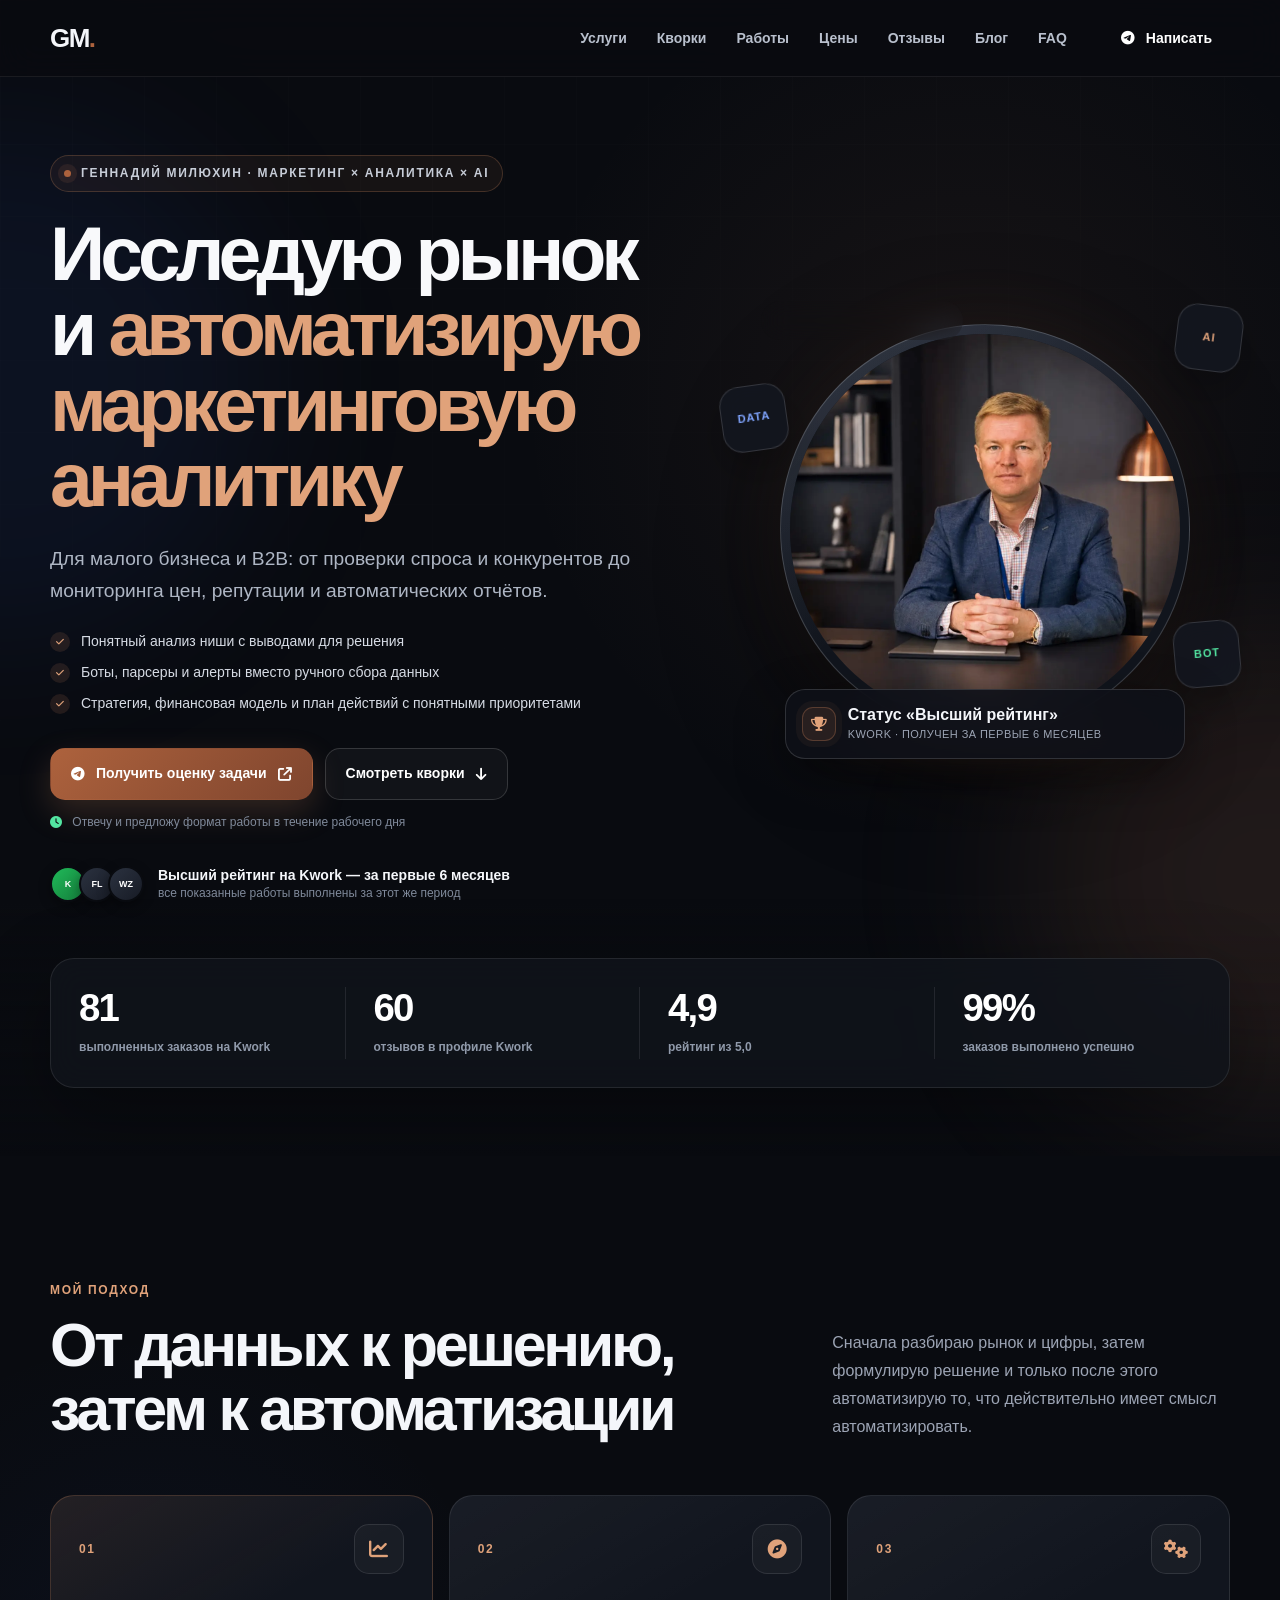
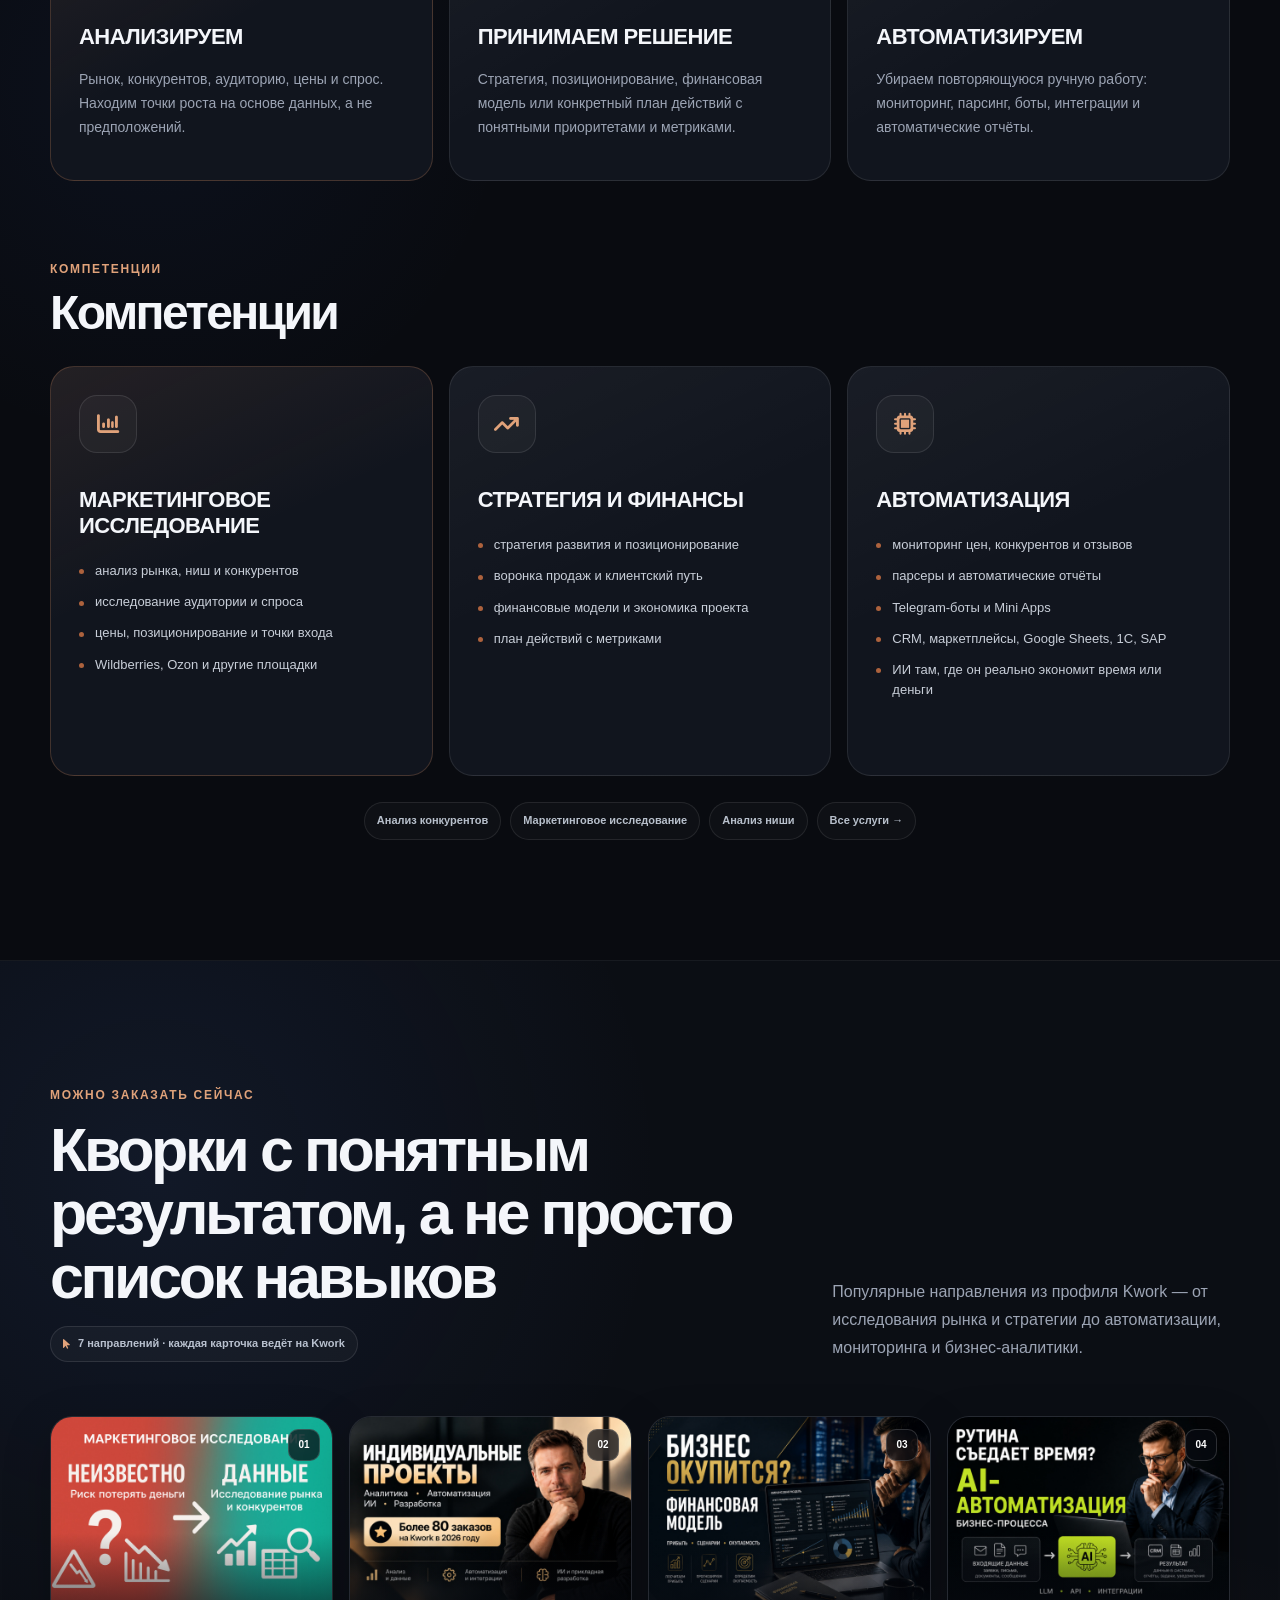
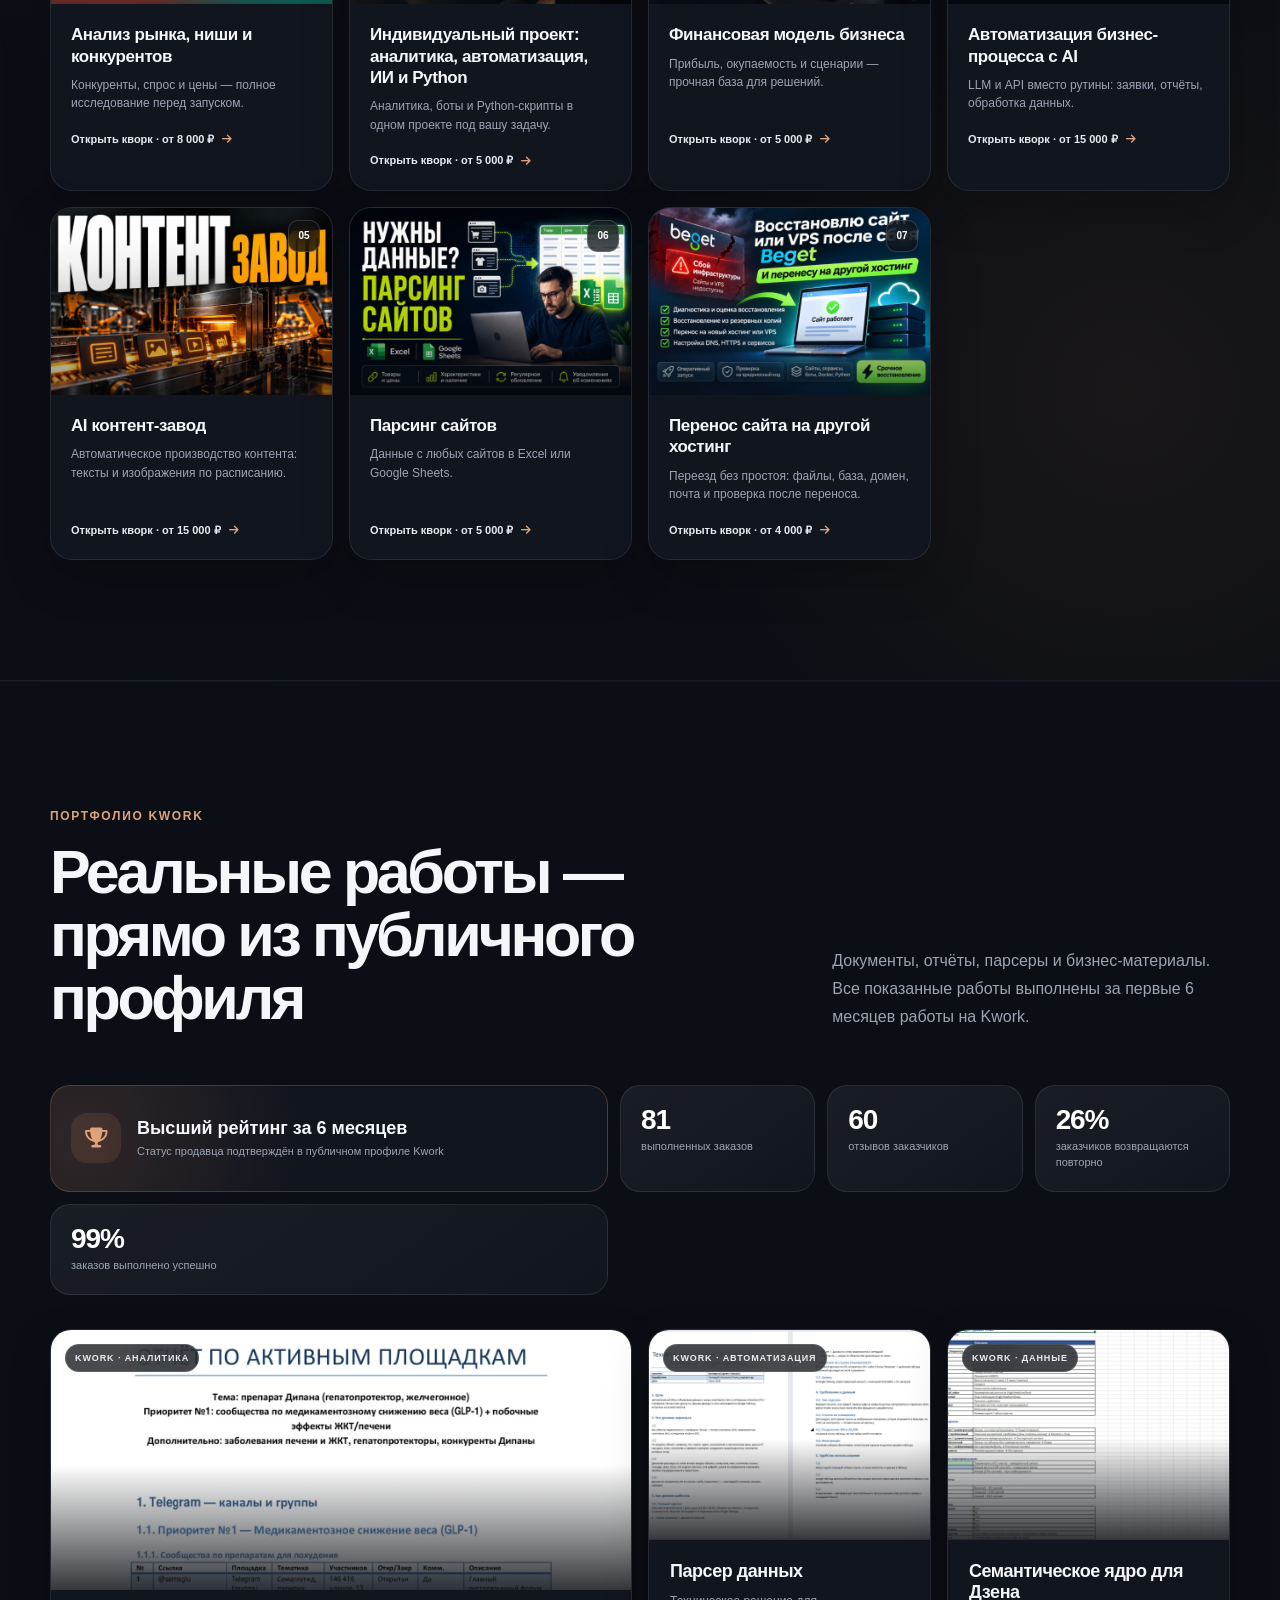
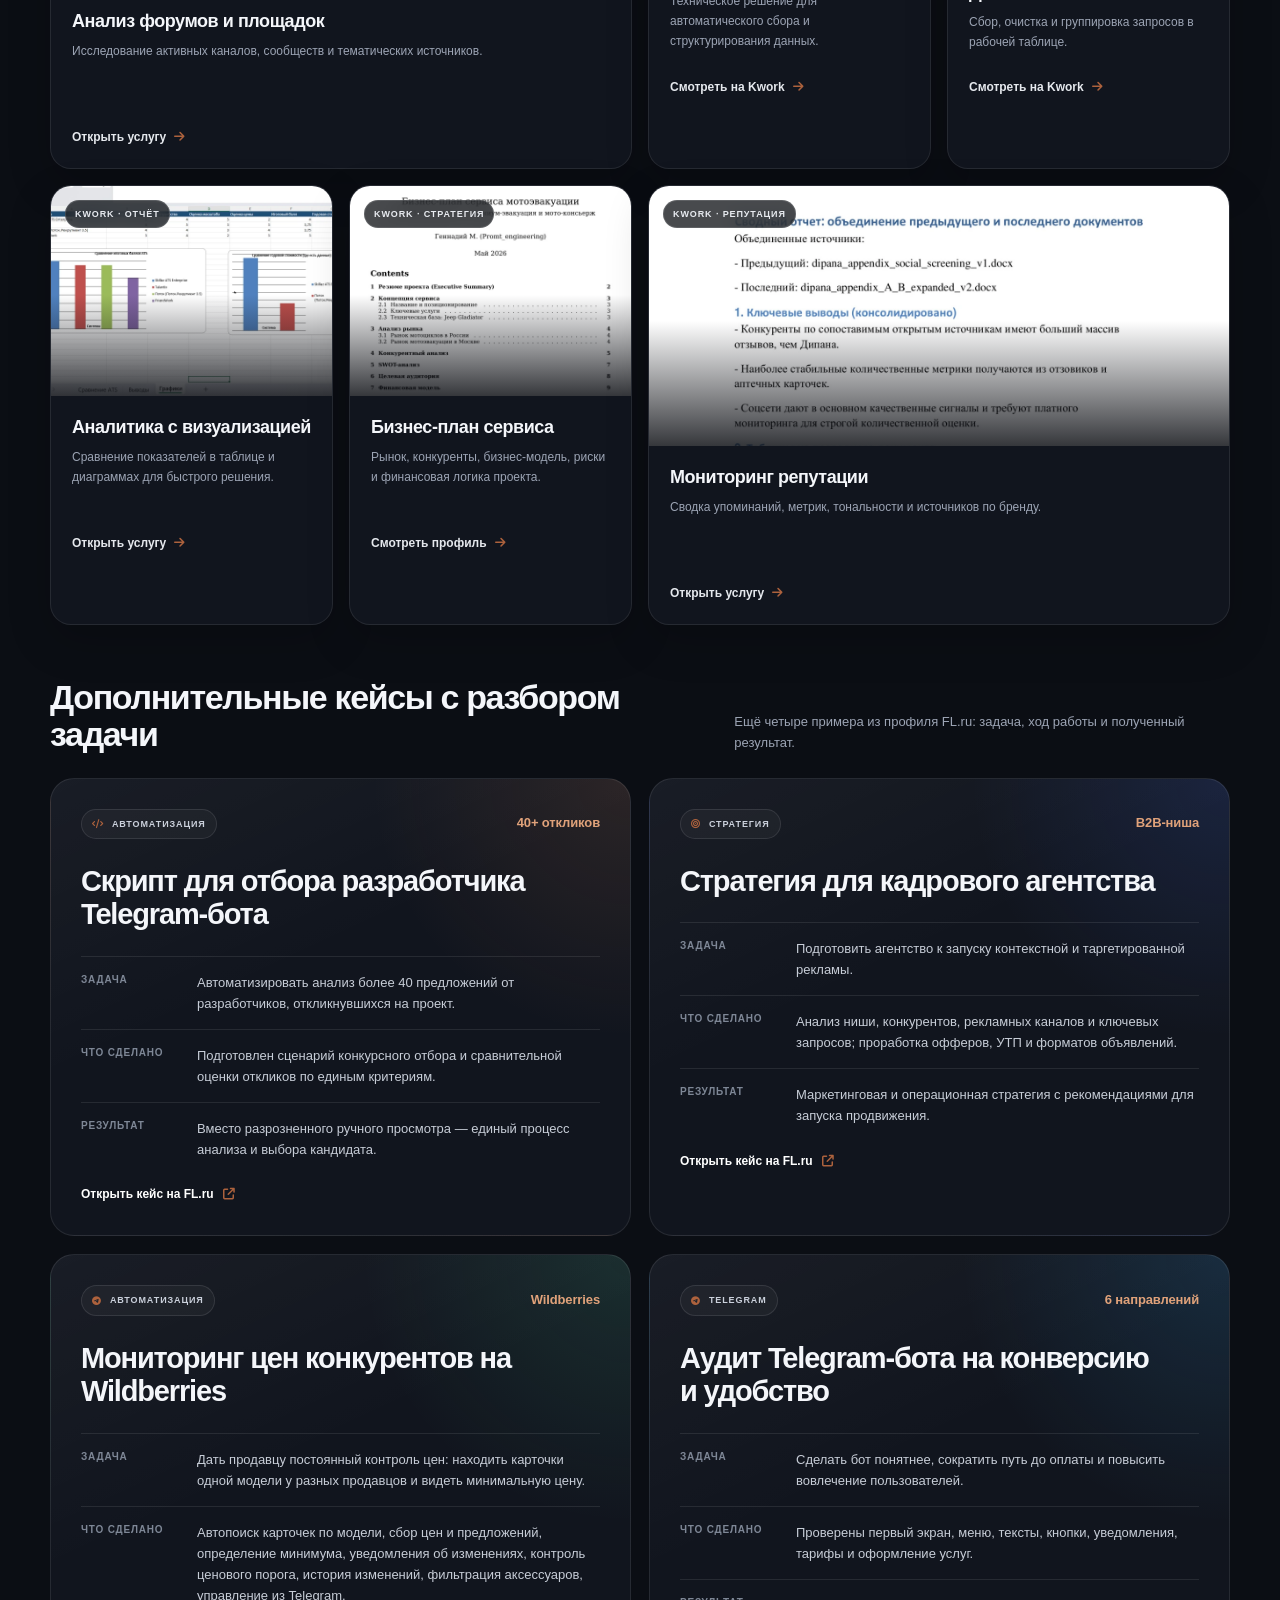
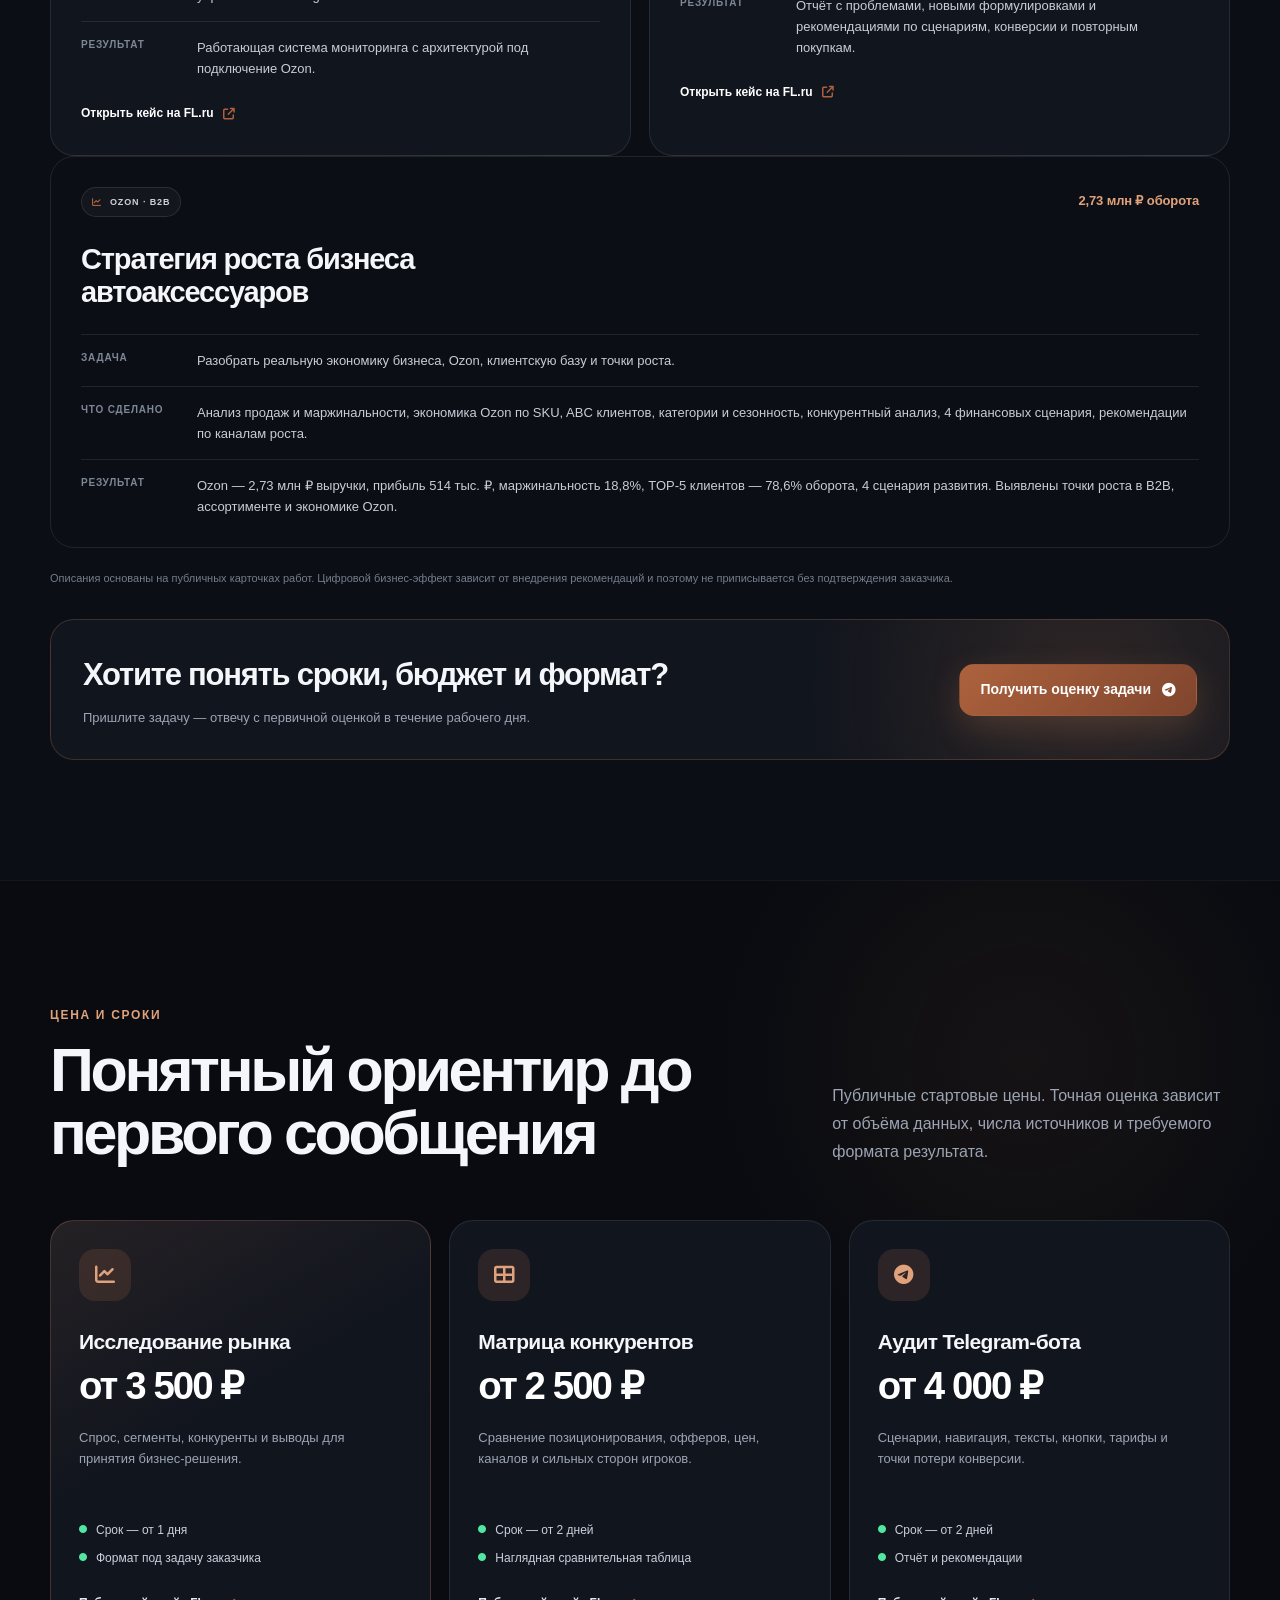
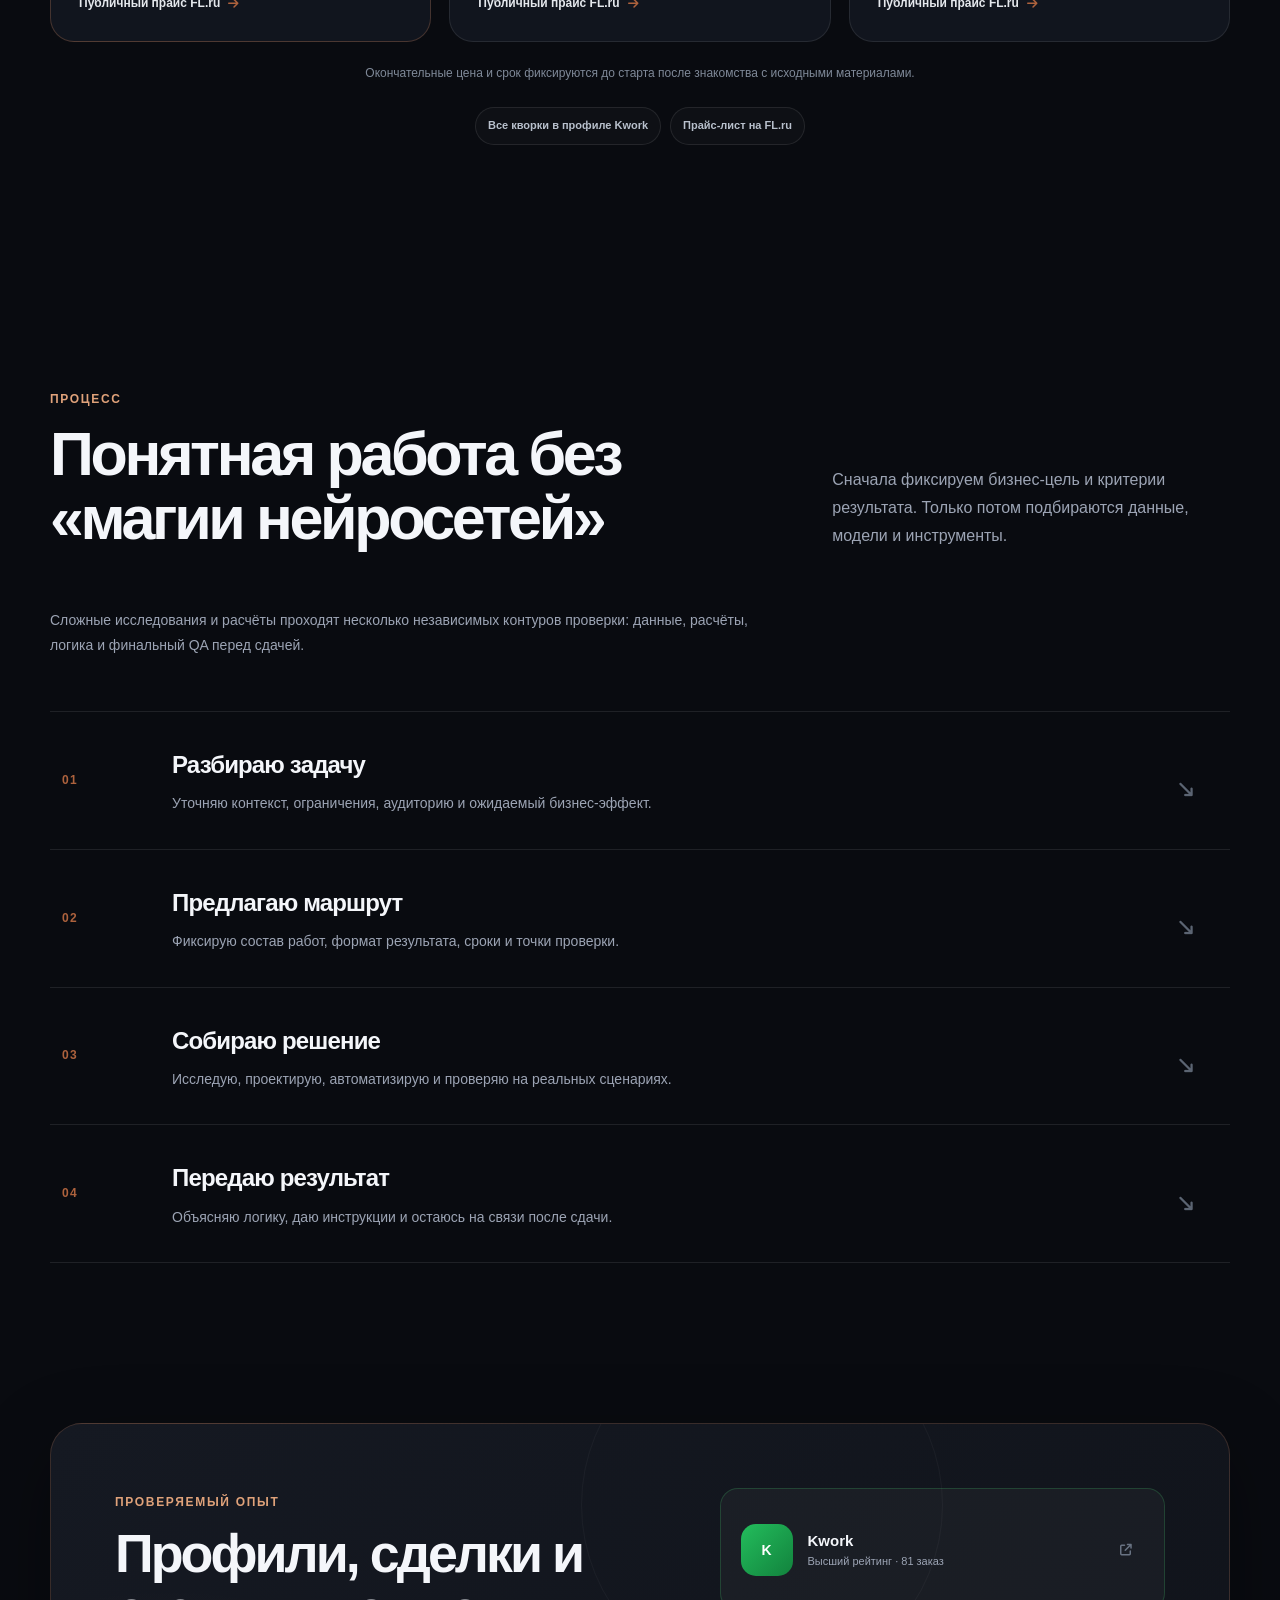
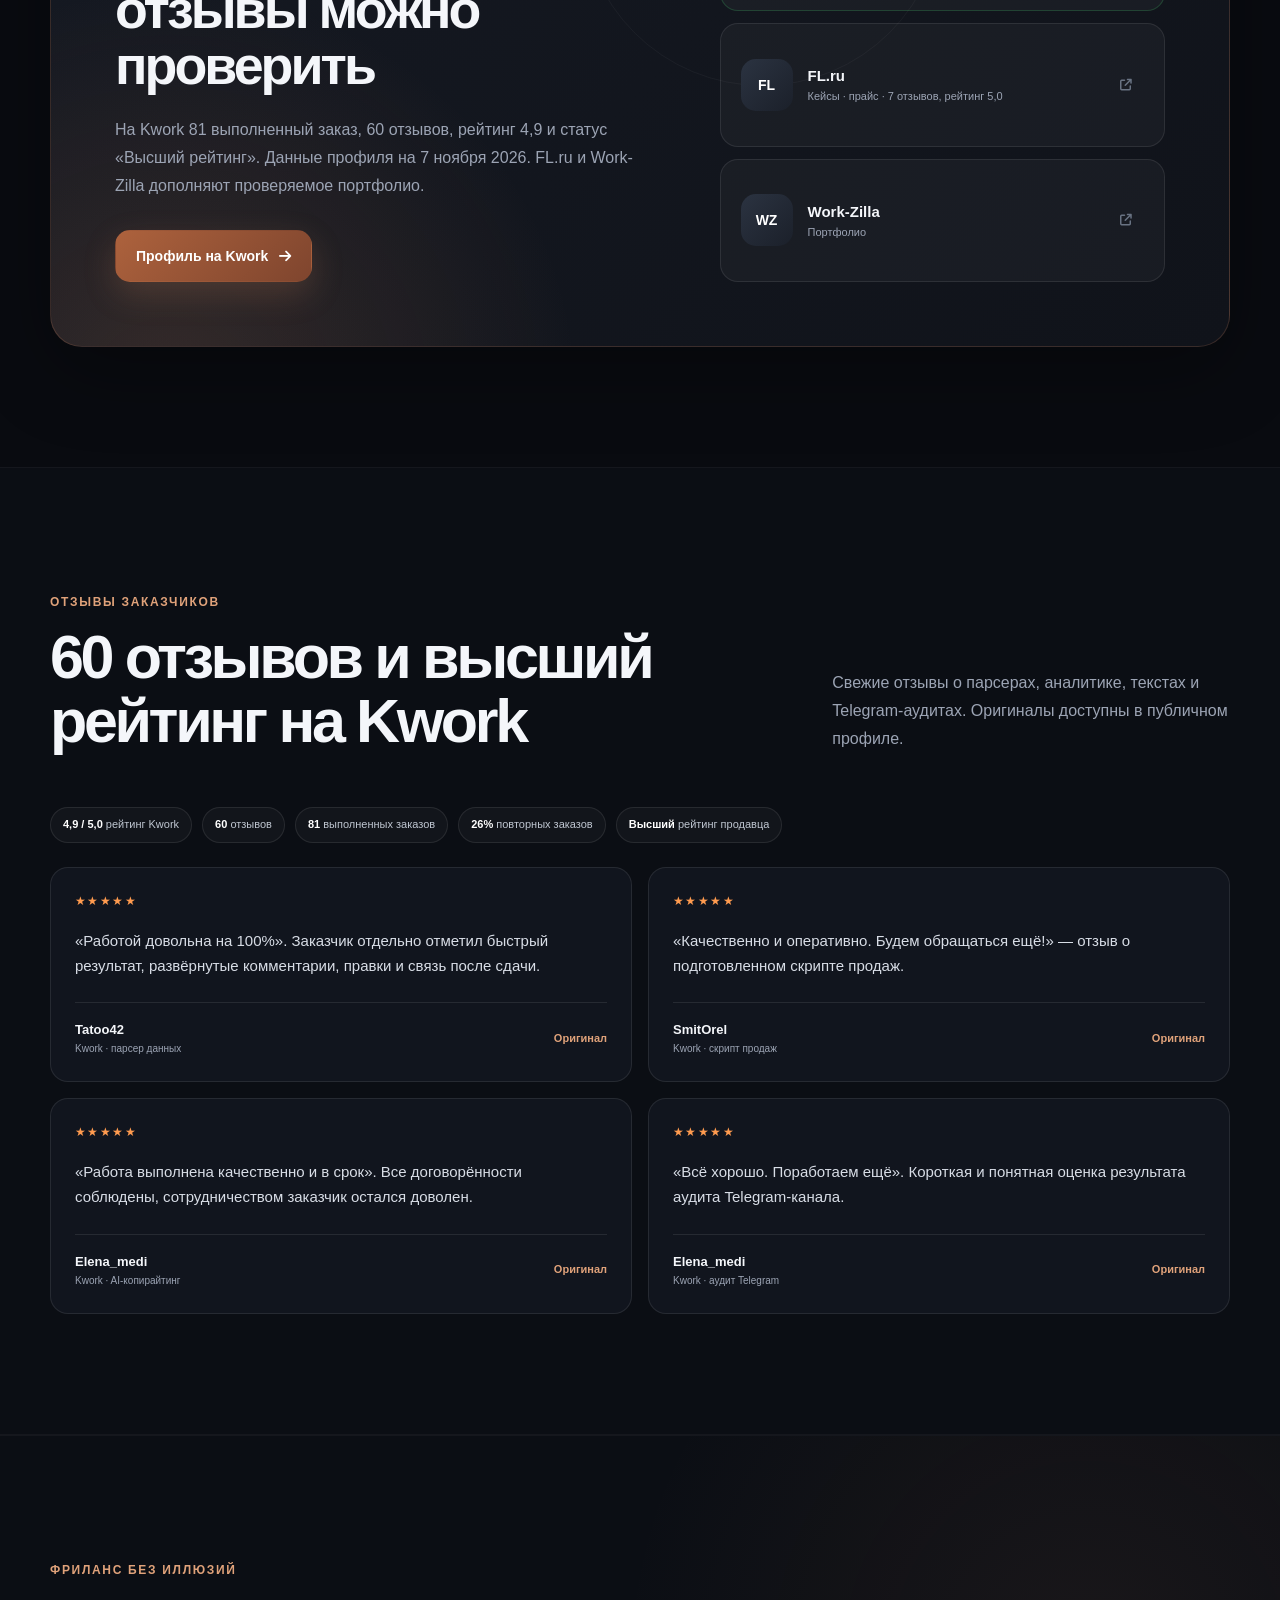
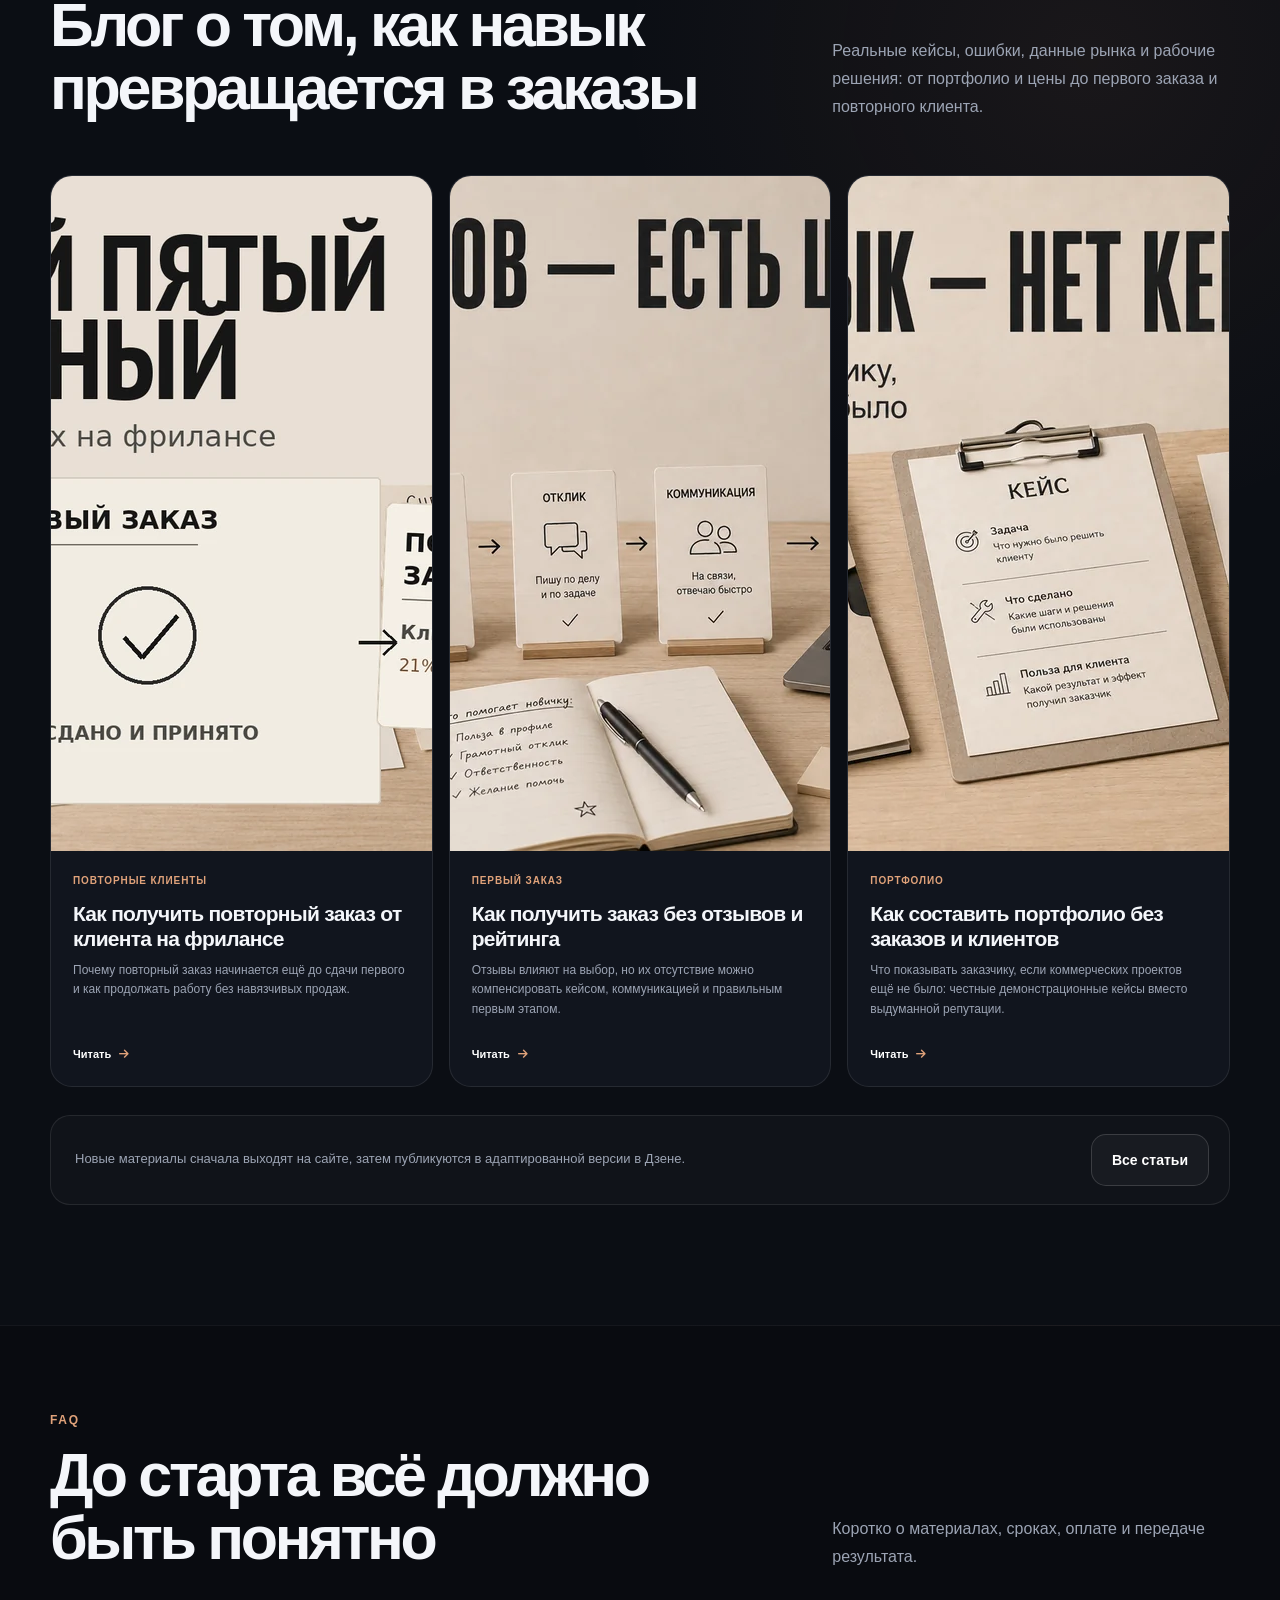
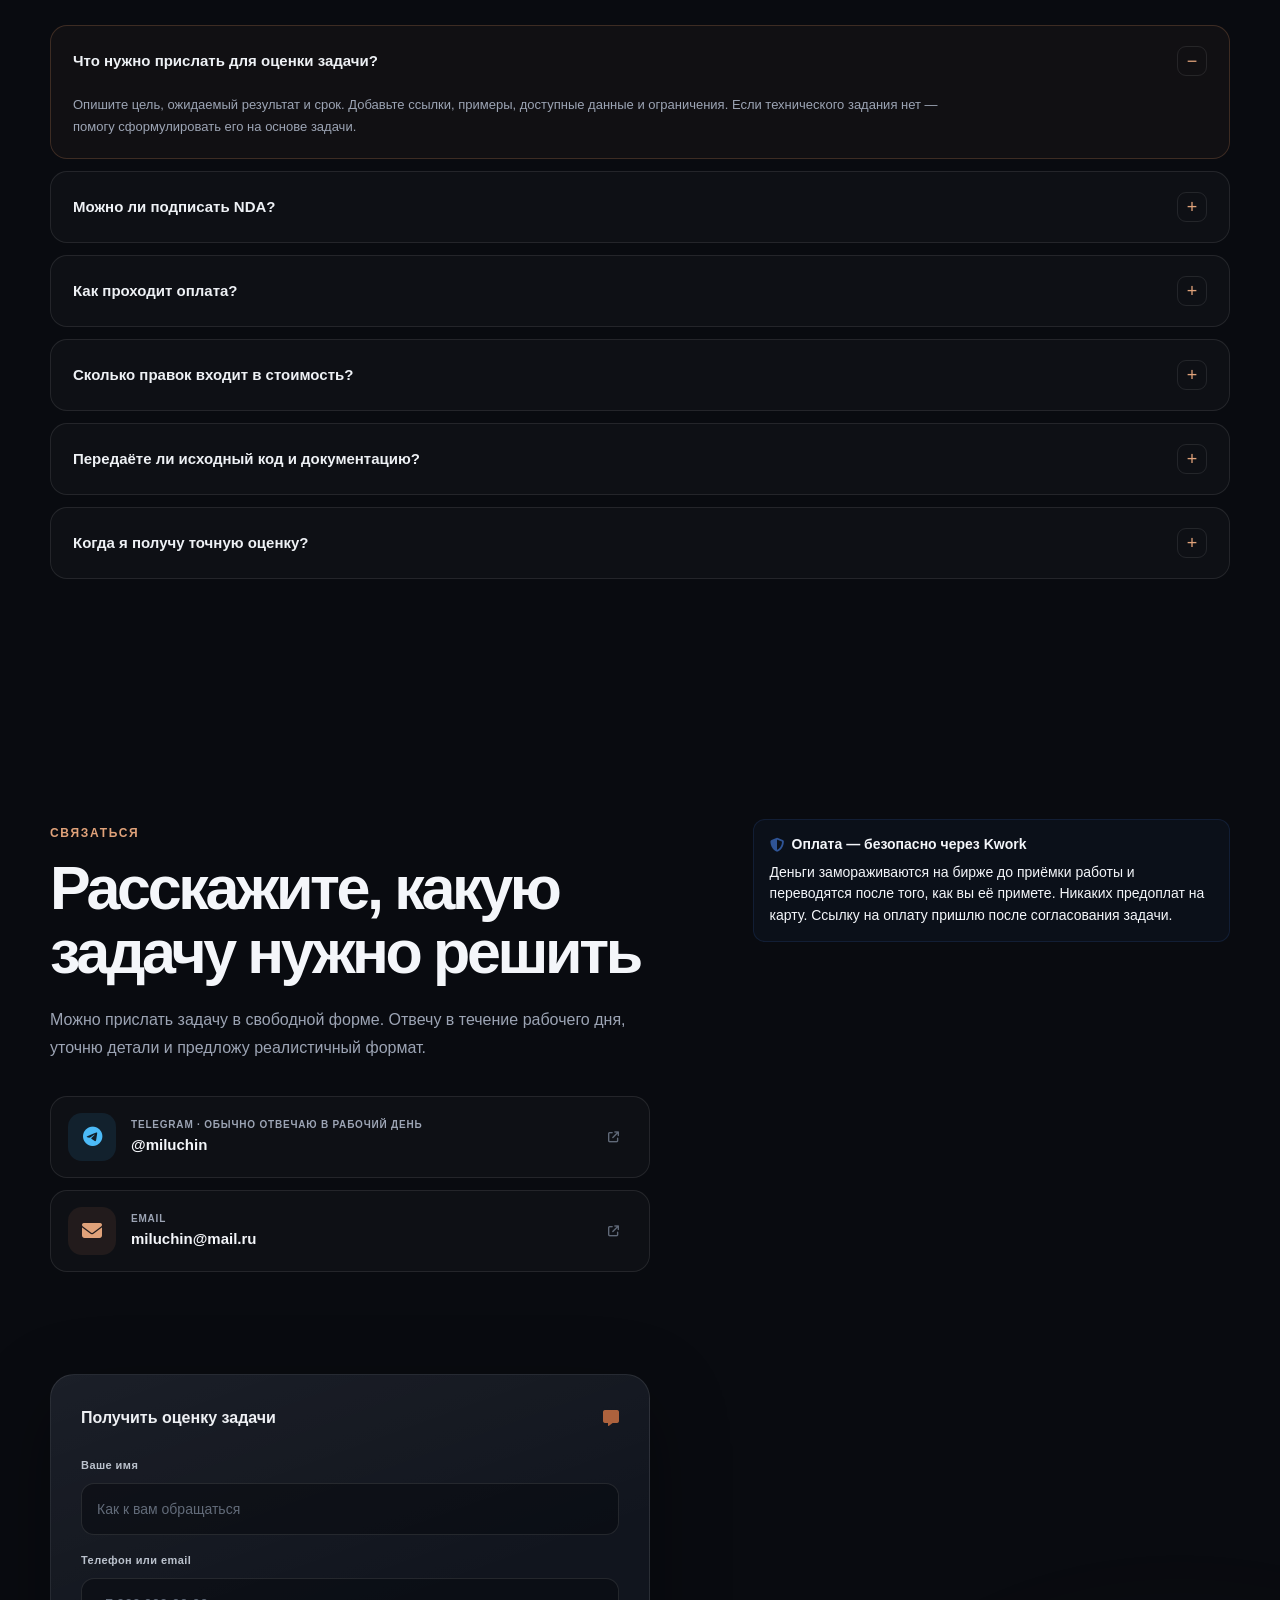
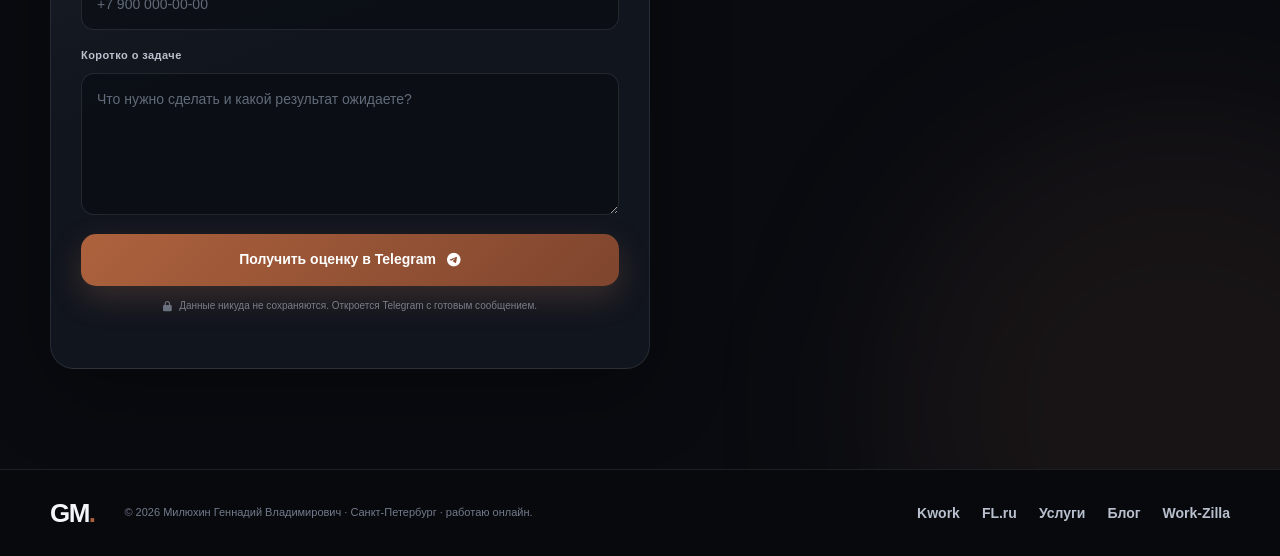
<file: index.html>
<!DOCTYPE html>

<html lang="ru">
<head>
<meta charset="utf-8"/>
<meta content="width=device-width, initial-scale=1.0" name="viewport"/>
<link href="https://milukhin.ru/" rel="canonical"/>
<title>Геннадий Милюхин — маркетинговая аналитика и AI-автоматизация</title>
<meta content="Геннадий Милюхин, Санкт-Петербург: исследование рынка и автоматизация маркетинговой аналитики для малого бизнеса и B2B. Работаю онлайн по России." name="description"/>
<meta content="маркетолог аналитик, маркетинговое исследование, анализ конкурентов, анализ ниши, стратегия развития, финансовая модель, AI автоматизация, мониторинг цен, парсинг данных, Telegram боты" name="keywords"/>
<meta content="Милюхин Геннадий Владимирович" name="author"/>
<meta content="index, follow" name="robots"/>
<meta content="#090b10" name="theme-color"/>
<meta content="ru_RU" property="og:locale"/>
<meta content="website" property="og:type"/>
<meta content="Геннадий Милюхин — маркетинговая аналитика и AI-автоматизация" property="og:title"/>
<meta content="Исследую рынок, нахожу точки роста и автоматизирую сбор данных. Получите оценку задачи в течение рабочего дня." property="og:description"/>
<meta content="https://cdn-edge.kwork.ru/files/avatar/large/16/22369697-1.jpg?ver=1765003486" property="og:image"/>
<meta content="Геннадий Милюхин — маркетолог-аналитик и инженер по AI-автоматизации" property="og:image:alt"/>
<meta content="summary_large_image" name="twitter:card"/>
<meta content="Геннадий Милюхин — маркетинг и AI-автоматизация" name="twitter:title"/>
<meta content="Маркетинговые исследования, стратегия, финансовые модели и автоматизация для прикладных бизнес-задач." name="twitter:description"/>
<link href="data:image/svg+xml,%3Csvg xmlns='http://www.w3.org/2000/svg' viewBox='0 0 64 64'%3E%3Crect width='64' height='64' rx='16' fill='%230b0d12'/%3E%3Cpath d='M16 42V22h7.8l8.1 11.4L40 22h8v20h-7V31.8l-8.4 11.4h-1.7L23 31.9V42z' fill='%23f5f7fb'/%3E%3Ccircle cx='49' cy='17' r='6' fill='%23ad623d'/%3E%3C/svg%3E" rel="icon"/>
<link href="https://cdnjs.cloudflare.com/ajax/libs/font-awesome/6.5.0/css/all.min.css" rel="stylesheet"/>
<!--
      Canonical и og:url добавляются автоматически после публикации по текущему
      HTTPS-адресу. Для аналитики укажите идентификаторы в SITE_ANALYTICS внизу.
    -->
<script type="application/ld+json">
{
  "@context": "https://schema.org",
  "@graph": [
    {
      "@type": "Person",
      "@id": "#gennady",
      "name": "Милюхин Геннадий Владимирович",
      "alternateName": "Геннадий М",
      "jobTitle": "Маркетолог-аналитик и инженер по AI-автоматизации",
      "email": "mailto:miluchin@mail.ru",
      "image": "https://cdn-edge.kwork.ru/files/avatar/large/16/22369697-1.jpg?ver=1765003486",
      "url": "https://milukhin.ru/",
      "homeLocation": {
        "@type": "Place",
        "name": "Санкт-Петербург"
      },
      "sameAs": [
        "https://kwork.ru/user/milukhin",
        "https://www.fl.ru/users/miluchin/portfolio/",
        "https://work-zilla.com/portfolio/XRFdPw?ref=9569496&sub=portfolio&tgref=9569496",
        "https://t.me/miluchin",
        "https://dzen.ru/id/6a1c74f768ef497e3aacd4bc"
      ],
      "knowsAbout": [
        "маркетинговая аналитика",
        "исследование рынка",
        "AI-автоматизация",
        "аудит Telegram",
        "мониторинг цен и репутации",
        "стратегия развития",
        "финансовое моделирование",
        "воронки продаж",
        "парсинг данных",
        "SEO-аналитика"
      ]
    },
    {
      "@type": "ProfessionalService",
      "@id": "#service",
      "name": "Маркетинговая аналитика и AI-автоматизация — Геннадий Милюхин",
      "provider": {"@id": "#gennady"},
      "url": "https://milukhin.ru/",
      "areaServed": "RU",
      "address": {
        "@type": "PostalAddress",
        "addressLocality": "Санкт-Петербург",
        "addressCountry": "RU"
      },
      "aggregateRating": {
        "@type": "AggregateRating",
        "ratingValue": "5.0",
        "bestRating": "5",
        "ratingCount": "44",
        "reviewCount": "44"
      },
      "priceRange": "₽₽",
      "serviceType": [
        "Анализ ниш и конкурентов",
        "Автоматизация маркетинговой аналитики",
        "Аудит Telegram",
        "Стратегия развития и финансовое моделирование",
        "Telegram-боты и Mini Apps",
        "Мониторинг цен и репутации",
        "Парсинг и сбор данных"
      ],
      "makesOffer": [
        {"@type": "Offer", "name": "Анализ конкурентов для бизнеса", "url": "https://milukhin.ru/services/competitor-analysis/"},
        {"@type": "Offer", "name": "Маркетинговое исследование рынка", "url": "https://milukhin.ru/services/marketing-research/"},
        {"@type": "Offer", "name": "Анализ ниши перед запуском", "url": "https://milukhin.ru/services/niche-analysis/"},
        {"@type": "Offer", "name": "Аудит Telegram-канала", "url": "https://kwork.ru/user/milukhin"},
        {"@type": "Offer", "name": "Мониторинг цен конкурентов", "url": "https://kwork.ru/user/milukhin"},
        {"@type": "Offer", "name": "Мониторинг репутации", "url": "https://kwork.ru/user/milukhin"}
      ]
    },
    {
      "@type": "WebSite",
      "@id": "#website",
      "url": "https://milukhin.ru/",
      "name": "Геннадий Милюхин — маркетинговая аналитика и AI-автоматизация",
      "description": "Исследую рынок, нахожу точки роста и автоматизирую сбор данных для малого бизнеса и B2B.",
      "inLanguage": "ru-RU",
      "publisher": {"@id": "#gennady"}
    }
  ]
}
    </script>
<style>:root{--bg:#090b10;--bg-soft:#0d1017;--panel:#11151e;--panel-strong:#151a24;--line:rgba(255,255,255,0.09);--line-strong:rgba(255,255,255,0.15);--text:#f4f6fa;--muted:#9ca4b4;--accent:#ad623d;--accent-deep:#7f452e;--accent-bright:#e0a27a;--accent-soft:rgba(201,130,89,0.14);--green:#53e6a2;--shell:1180px;--radius-xl:32px;--radius-lg:24px;--radius-md:18px;--shadow:0 24px 80px rgba(0,0,0,0.32);}*{box-sizing:border-box;}html{scroll-behavior:smooth;scroll-padding-top:88px;}body{margin:0;min-width:320px;overflow-x:hidden;background:var(--bg);color:var(--text);font-family:"Segoe UI Variable","Segoe UI",Inter,Arial,sans-serif;font-size:16px;line-height:1.6;text-rendering:optimizeLegibility;}body::selection{background:var(--accent);color:#fff;}a{color:inherit;text-decoration:none;}button,input,textarea{font:inherit;}button,a{-webkit-tap-highlight-color:transparent;}.shell{width:min(calc(100% - 40px),var(--shell));margin-inline:auto;}.skip-link{position:fixed;top:12px;left:12px;z-index:200;transform:translateY(-150%);border-radius:12px;background:#fff;color:#111;padding:12px 16px;font-weight:700;transition:transform 0.2s ease;}.skip-link:focus{transform:translateY(0);}.site-header{position:fixed;inset:0 0 auto;z-index:100;border-bottom:1px solid rgba(255,255,255,0.07);background:rgba(9,11,16,0.78);backdrop-filter:blur(18px);}.nav-wrap{min-height:76px;display:flex;align-items:center;gap:32px;}.brand{display:inline-flex;align-items:baseline;color:var(--text);font-size:26px;font-weight:850;letter-spacing:-0.06em;line-height:1;}.brand span{color:var(--accent);}.nav-links{display:flex;align-items:center;gap:30px;margin-left:auto;}.nav-links a,.footer-links a{position:relative;color:#b9c0cd;font-size:14px;font-weight:650;transition:color 0.25s ease;}.nav-links a::after,.footer-links a::after{position:absolute;right:0;bottom:-7px;left:0;height:1px;content:"";transform:scaleX(0);background:var(--accent);transform-origin:right;transition:transform 0.25s ease;}.nav-links a:hover,.footer-links a:hover{color:#fff;}.nav-links a:hover::after,.footer-links a:hover::after{transform:scaleX(1);transform-origin:left;}.menu-toggle{display:none;width:46px;height:46px;align-items:center;justify-content:center;border:1px solid var(--line);border-radius:14px;background:var(--panel);color:#fff;cursor:pointer;}.button{position:relative;isolation:isolate;min-height:52px;display:inline-flex;align-items:center;justify-content:center;gap:11px;overflow:hidden;border:1px solid transparent;border-radius:15px;padding:0 20px;color:#fff;font-size:14px;font-weight:750;cursor:pointer;transition:transform 0.25s ease,border-color 0.25s ease,background 0.25s ease,box-shadow 0.25s ease;}.button::before{position:absolute;z-index:-1;top:0;bottom:0;left:-45%;width:35%;content:"";transform:skewX(-18deg);background:linear-gradient( 90deg,transparent,rgba(255,255,255,0.22),transparent );transition:left 0.5s ease;}.button:hover::before{left:120%;}.button:hover{transform:translateY(-3px);}.button:focus-visible,.nav-links a:focus-visible,.contact-card:focus-visible,.work-card:focus-visible,.platform-card:focus-visible{outline:3px solid rgba(201,130,89,0.42);outline-offset:4px;}.button-primary{background:linear-gradient(135deg,var(--accent),var(--accent-deep));box-shadow:0 12px 32px rgba(201,130,89,0.22);}.button-primary:hover{box-shadow:0 16px 42px rgba(201,130,89,0.32);}.button-ghost{border-color:var(--line-strong);background:rgba(255,255,255,0.035);}.button-ghost:hover{border-color:rgba(201,130,89,0.5);background:var(--accent-soft);}.button-small{min-height:44px;padding-inline:17px;}.nav-cta{margin-left:4px;}.hero{position:relative;overflow:clip;min-height:100svh;padding:155px 0 68px;background:linear-gradient(180deg,rgba(9,11,16,0) 78%,var(--bg) 100%),radial-gradient(circle at 75% 35%,rgba(201,130,89,0.08),transparent 36%);}.hero-grid{position:absolute;inset:0;opacity:0.16;background-image:linear-gradient(rgba(255,255,255,0.065) 1px,transparent 1px),linear-gradient(90deg,rgba(255,255,255,0.065) 1px,transparent 1px);background-size:72px 72px;mask-image:linear-gradient(to bottom,black 0%,transparent 78%);}.hero-glow{position:absolute;border-radius:999px;filter:blur(1px);pointer-events:none;}.hero-glow-one{top:120px;left:-260px;width:520px;height:520px;background:rgba(58,106,255,0.075);filter:blur(80px);}.hero-glow-two{right:-230px;bottom:40px;width:480px;height:480px;background:rgba(201,130,89,0.12);filter:blur(90px);}.hero-layout{position:relative;z-index:1;display:grid;grid-template-columns:minmax(0,1.1fr) minmax(380px,0.9fr);align-items:center;gap:clamp(44px,7vw,100px);}.hero-copy{max-width:700px;}.eyebrow,.section-kicker{color:#c7cdd8;font-size:12px;font-weight:800;letter-spacing:0.14em;text-transform:uppercase;}.eyebrow{width:fit-content;display:inline-flex;align-items:center;gap:10px;border:1px solid rgba(201,130,89,0.26);border-radius:999px;background:rgba(201,130,89,0.07);padding:8px 13px;}.eyebrow-dot{width:7px;height:7px;border-radius:50%;background:var(--accent);box-shadow:0 0 0 6px rgba(201,130,89,0.1);}.hero h1{max-width:780px;margin:24px 0 0;color:#f8f9fb;font-size:clamp(46px,6vw,79px);font-weight:820;hyphens:auto;letter-spacing:-0.065em;line-height:0.98;overflow-wrap:break-word;}.hero h1 span{color:var(--accent-bright);}.hero-lead{max-width:650px;margin:26px 0 0;color:#aeb6c4;font-size:clamp(17px,1.5vw,20px);line-height:1.65;}.hero-results{max-width:650px;display:grid;gap:10px;margin:24px 0 0;padding:0;list-style:none;}.hero-results li{display:flex;align-items:flex-start;gap:11px;color:#d6dbe4;font-size:14px;line-height:1.5;}.hero-results i{width:20px;height:20px;display:grid;place-items:center;flex:0 0 auto;margin-top:1px;border-radius:50%;background:var(--accent-soft);color:var(--accent-bright);font-size:9px;}.hero-actions{display:flex;flex-wrap:wrap;gap:12px;margin-top:34px;}.response-note{margin:13px 0 0;color:#7f899a;font-size:12px;}.response-note i{margin-right:7px;color:var(--green);}.hero-proof{display:flex;align-items:center;gap:14px;margin-top:34px;}.avatars{display:flex;}.avatars span{width:36px;height:36px;display:grid;place-items:center;margin-left:-7px;border:2px solid var(--bg);border-radius:50%;background:linear-gradient(135deg,#2b3240,#171b25);color:#fff;font-size:9px;font-weight:850;box-shadow:0 4px 12px rgba(0,0,0,0.35);}.avatars span:first-child{margin-left:0;background:linear-gradient(135deg,#20ba59,#147d3b);}.hero-proof p{margin:0;display:flex;flex-direction:column;color:#7f899a;font-size:12px;line-height:1.4;}.hero-proof strong{color:#f5f7fb;font-size:14px;}.profile-stage{position:relative;min-height:500px;display:grid;place-items:center;}.stage-orbit{display:none;}.stage-orbit-one{width:450px;height:450px;animation:spin 34s linear infinite;}.stage-orbit-two{width:340px;height:340px;border-style:dashed;border-color:rgba(201,130,89,0.22);animation:spin-reverse 26s linear infinite;}.portrait-shell{position:relative;width:min(100%,410px);aspect-ratio:1 / 1;border:1px solid rgba(255,255,255,0.18);border-radius:50%;background:linear-gradient(145deg,rgba(255,255,255,0.07),transparent 52%),linear-gradient(160deg,#252b38,#11151d 60%);padding:9px;box-shadow:0 35px 110px rgba(0,0,0,0.55),0 0 70px rgba(201,130,89,0.09);}.portrait-shell::after{position:absolute;right:46px;bottom:-14px;left:46px;height:30px;content:"";border-radius:50%;background:rgba(201,130,89,0.26);filter:blur(20px);}.portrait-placeholder{position:relative;width:100%;height:100%;display:grid;place-items:center;overflow:hidden;border-radius:inherit;background:radial-gradient(circle at 50% 32%,rgba(201,130,89,0.16),transparent 28%),repeating-linear-gradient( 135deg,transparent 0 16px,rgba(255,255,255,0.018) 16px 17px ),#121721;}.portrait-photo{position:absolute;inset:0;z-index:2;width:100%;height:100%;object-fit:cover;object-position:center;filter:saturate(0.92) contrast(1.03);}.portrait-fallback{transform:translateY(20px);color:#727b8c;font-size:150px;filter:drop-shadow(0 20px 35px rgba(0,0,0,0.55));}.orbit-chip{position:absolute;z-index:3;width:66px;height:66px;display:grid;place-items:center;border:1px solid rgba(255,255,255,0.14);border-radius:20px;background:rgba(18,22,31,0.84);color:#fff;font-size:11px;font-weight:850;letter-spacing:0.08em;backdrop-filter:blur(14px);box-shadow:0 18px 45px rgba(0,0,0,0.3);}.orbit-ai{top:26px;right:-12px;color:var(--accent-bright);transform:rotate(7deg);}.orbit-data{top:106px;left:-18px;color:#80a5ff;transform:rotate(-8deg);}.orbit-bot{right:-10px;bottom:92px;color:var(--green);transform:rotate(-5deg);}.profile-card{position:absolute;z-index:4;bottom:20px;left:50%;width:min(400px,calc(100% - 40px));display:flex;align-items:center;gap:12px;transform:translateX(-50%);border:1px solid rgba(255,255,255,0.14);border-radius:20px;background:rgba(14,17,24,0.88);padding:14px 16px;backdrop-filter:blur(18px);box-shadow:0 18px 50px rgba(0,0,0,0.4);}.profile-online{width:12px;height:12px;flex:0 0 auto;border:3px solid #184130;border-radius:50%;background:var(--green);box-shadow:0 0 0 6px rgba(83,230,162,0.09);}.profile-online-static{width:34px;height:34px;display:grid;place-items:center;flex:0 0 auto;border:1px solid rgba(201,130,89,0.3);border-radius:11px;background:var(--accent-soft);color:var(--accent-bright);box-shadow:0 0 0 6px rgba(201,130,89,0.06);}.profile-online-static::before{content:"\f091";font-family:"Font Awesome 6 Free";font-size:14px;font-weight:900;}.profile-card div{display:flex;flex-direction:column;min-width:0;}.profile-card strong{font-size:16px;line-height:1.35;}.profile-card span:last-child{overflow:hidden;color:var(--muted);font-size:11px;letter-spacing:0.04em;text-overflow:ellipsis;text-transform:uppercase;white-space:nowrap;}.profile-rating{position:absolute;z-index:5;top:22px;left:22px;display:inline-flex;align-items:center;gap:8px;border:1px solid rgba(255,255,255,0.14);border-radius:999px;background:rgba(10,13,18,0.82);padding:9px 13px;color:#f4f6fa;font-size:12px;font-weight:800;backdrop-filter:blur(14px);box-shadow:0 12px 30px rgba(0,0,0,0.28);}.profile-rating i{color:#e7bb73;}.stats-panel{position:relative;z-index:2;display:grid;grid-template-columns:repeat(4,1fr);margin-top:56px;border:1px solid var(--line);border-radius:var(--radius-lg);background:rgba(16,20,28,0.82);backdrop-filter:blur(16px);box-shadow:var(--shadow);}.stat{position:relative;min-height:128px;display:flex;flex-direction:column;justify-content:center;padding:22px 28px;}.stat:not(:last-child)::after{position:absolute;top:28px;right:0;bottom:28px;width:1px;content:"";background:var(--line);}.stat strong{color:#fff;font-size:clamp(31px,3vw,42px);font-weight:820;letter-spacing:-0.045em;line-height:1;}.stat span{margin-top:10px;color:#909aaa;font-size:12px;font-weight:650;}.section{position:relative;padding:120px 0;}.section-heading{display:grid;grid-template-columns:minmax(0,1.2fr) minmax(280px,0.65fr);align-items:end;gap:48px;margin-bottom:54px;}.section-kicker{display:inline-block;margin-bottom:14px;color:var(--accent-bright);}.section h2{max-width:780px;margin:0;font-size:clamp(36px,4.8vw,61px);font-weight:790;letter-spacing:-0.055em;line-height:1.04;}.section-heading > p,.platform-copy > p,.contact-copy > p{margin:0;color:var(--muted);font-size:16px;line-height:1.75;}.services{background:radial-gradient(circle at 12% 38%,rgba(51,93,198,0.07),transparent 25%),var(--bg);}.expertise-grid{display:grid;grid-template-columns:repeat(3,1fr);gap:18px;}.expertise-card{position:relative;min-height:440px;overflow:hidden;border:1px solid var(--line);border-radius:var(--radius-lg);background:linear-gradient(155deg,rgba(255,255,255,0.04),transparent 45%),var(--panel);padding:30px;transition:transform 0.3s ease,border-color 0.3s ease,box-shadow 0.3s ease;}.expertise-card::after{position:absolute;right:-70px;bottom:-100px;width:220px;height:220px;content:"";border-radius:50%;background:rgba(74,111,255,0.09);filter:blur(45px);}.expertise-card:hover{transform:translateY(-7px);border-color:rgba(255,255,255,0.17);box-shadow:0 28px 70px rgba(0,0,0,0.28);}.expertise-featured{border-color:rgba(201,130,89,0.25);background:linear-gradient(155deg,rgba(201,130,89,0.11),transparent 43%),var(--panel);}.expertise-featured::after{background:rgba(201,130,89,0.18);}.expertise-top{display:flex;align-items:flex-start;justify-content:space-between;}.card-number{color:#646d7b;font-size:12px;font-weight:800;letter-spacing:0.13em;}.icon-box{width:66px;height:66px;display:grid;place-items:center;border:1px solid rgba(255,255,255,0.1);border-radius:20px;background:rgba(255,255,255,0.035);color:var(--accent-bright);font-size:25px;}.expertise-card h3{max-width:260px;margin:74px 0 13px;font-size:26px;letter-spacing:-0.035em;line-height:1.15;}.expertise-card > p{margin:0;color:var(--muted);font-size:14px;line-height:1.7;}.expertise-card ul{position:absolute;right:30px;bottom:28px;left:30px;display:grid;gap:10px;margin:0;padding:0;list-style:none;}.expertise-card li{display:flex;align-items:center;gap:9px;color:#c8ced8;font-size:13px;}.expertise-card li::before{width:5px;height:5px;flex:0 0 auto;border-radius:50%;background:var(--accent);content:"";}.kworks-showcase{overflow:hidden;border-block:1px solid rgba(255,255,255,0.05);background:radial-gradient(circle at 12% 16%,rgba(69,107,199,0.11),transparent 32%),radial-gradient(circle at 88% 78%,rgba(201,130,89,0.08),transparent 30%),#0b0e14;}.kwork-showcase-note{display:inline-flex;align-items:center;gap:8px;width:fit-content;margin-top:17px;border:1px solid rgba(255,255,255,0.1);border-radius:999px;background:rgba(255,255,255,0.035);padding:8px 12px;color:#b9c1cf;font-size:11px;font-weight:700;}.kwork-showcase-note i{color:var(--accent-bright);}.kwork-offers-grid{display:grid;grid-template-columns:repeat(4,minmax(0,1fr));gap:16px;}.kwork-offer{min-width:0;overflow:hidden;border:1px solid var(--line);border-radius:22px;background:#11151e;box-shadow:0 16px 48px rgba(0,0,0,0.22);transition:transform 0.32s ease,border-color 0.32s ease,box-shadow 0.32s ease;}.kwork-offer:hover{transform:translateY(-8px);border-color:rgba(255,255,255,0.2);box-shadow:0 28px 68px rgba(0,0,0,0.4);}.kwork-offer-visual{position:relative;overflow:hidden;aspect-ratio:3 / 2;background:#111722;}.kwork-offer-visual img{width:100%;height:100%;display:block;border-radius:0;object-fit:cover;transition:transform 0.5s ease,filter 0.5s ease;}.kwork-offer:hover .kwork-offer-visual img{transform:scale(1.045);filter:saturate(1.07);}.kwork-offer-visual::after{position:absolute;inset:auto 0 0;height:38%;content:"";background:linear-gradient(to top,rgba(8,11,17,0.54),transparent);pointer-events:none;}.kwork-offer-index{position:absolute;z-index:2;top:12px;right:12px;width:32px;height:32px;display:grid;place-items:center;border:1px solid rgba(255,255,255,0.16);border-radius:10px;background:rgba(8,11,17,0.72);color:#fff;font-size:10px;font-weight:850;backdrop-filter:blur(10px);}.kwork-offer-copy{min-height:164px;display:flex;flex-direction:column;padding:20px;}.kwork-offer-copy h3{margin:0;font-size:17px;letter-spacing:-0.025em;line-height:1.25;}.kwork-offer-copy p{margin:9px 0 18px;color:var(--muted);font-size:12px;line-height:1.55;}.kwork-offer-link{display:inline-flex;align-items:center;gap:8px;margin-top:auto;color:#e6eaf0;font-size:11px;font-weight:780;}.kwork-offer-link i{color:var(--accent-bright);transition:transform 0.25s ease;}.kwork-offer:hover .kwork-offer-link i{transform:translateX(4px);}.kwork-showcase-footer{display:flex;align-items:center;justify-content:space-between;gap:22px;margin-top:28px;border:1px solid rgba(255,255,255,0.08);border-radius:20px;background:rgba(255,255,255,0.026);padding:18px 20px 18px 24px;}.kwork-showcase-footer p{margin:0;color:var(--muted);font-size:13px;}.portfolio{border-block:1px solid rgba(255,255,255,0.04);background:#0b0e14;}.work-grid{display:grid;grid-template-columns:repeat(4,1fr);gap:16px;}.work-card{min-width:0;overflow:hidden;border:1px solid var(--line);border-radius:21px;background:var(--panel);box-shadow:0 16px 44px rgba(0,0,0,0.18);transition:transform 0.32s ease,border-color 0.32s ease,box-shadow 0.32s ease;}.work-card:hover{transform:translateY(-8px);border-color:rgba(255,255,255,0.18);box-shadow:0 28px 65px rgba(0,0,0,0.35);}.work-visual{position:relative;height:190px;display:grid;place-items:center;overflow:hidden;background:radial-gradient(circle at 50% 48%,var(--card-glow),transparent 37%),linear-gradient(140deg,var(--card-bg-a),var(--card-bg-b));}.work-mesh{position:absolute;inset:0;opacity:0.35;background-image:linear-gradient(rgba(255,255,255,0.08) 1px,transparent 1px),linear-gradient(90deg,rgba(255,255,255,0.08) 1px,transparent 1px);background-size:32px 32px;mask-image:radial-gradient(circle at center,black,transparent 78%);}.work-visual > i{position:relative;z-index:1;color:var(--card-icon);font-size:62px;filter:drop-shadow(0 18px 30px rgba(0,0,0,0.28));transition:transform 0.35s ease;}.work-card:hover .work-visual > i{transform:translateY(-5px) scale(1.07) rotate(-3deg);}.work-visual > span{position:absolute;top:14px;left:14px;border:1px solid rgba(255,255,255,0.13);border-radius:999px;background:rgba(9,11,16,0.45);padding:6px 9px;color:#e8ebf0;font-size:9px;font-weight:800;letter-spacing:0.1em;text-transform:uppercase;backdrop-filter:blur(10px);}.tone-violet{--card-bg-a:#1a1530;--card-bg-b:#0c1018;--card-glow:rgba(155,100,255,0.32);--card-icon:#b894ff;}.tone-blue{--card-bg-a:#111d34;--card-bg-b:#0d1119;--card-glow:rgba(79,137,255,0.3);--card-icon:#79a4ff;}.tone-orange{--card-bg-a:#29170e;--card-bg-b:#0e1015;--card-glow:rgba(201,130,89,0.31);--card-icon:#d99468;}.tone-pink{--card-bg-a:#2b1221;--card-bg-b:#0f1016;--card-glow:rgba(255,78,159,0.3);--card-icon:#ff77b4;}.tone-cyan{--card-bg-a:#0e2428;--card-bg-b:#0d1117;--card-glow:rgba(50,211,215,0.28);--card-icon:#70e6e3;}.tone-sky{--card-bg-a:#102330;--card-bg-b:#0d1118;--card-glow:rgba(55,168,234,0.32);--card-icon:#62c7ff;}.tone-green{--card-bg-a:#10241e;--card-bg-b:#0d1117;--card-glow:rgba(64,226,151,0.28);--card-icon:#64e7aa;}.tone-amber{--card-bg-a:#29200d;--card-bg-b:#0e1015;--card-glow:rgba(240,184,55,0.3);--card-icon:#f2c359;}.work-copy{min-height:242px;display:flex;flex-direction:column;padding:24px;}.work-copy h3{margin:0;font-size:20px;letter-spacing:-0.025em;line-height:1.18;}.work-copy p{margin:12px 0 22px;color:var(--muted);font-size:13px;line-height:1.68;}.work-link{display:inline-flex;align-items:center;gap:8px;margin-top:auto;color:#e5e8ed;font-size:12px;font-weight:750;}.work-link i{color:var(--accent);transition:transform 0.25s ease;}.work-card:hover .work-link i{transform:translateX(5px);}.portfolio-more{display:flex;align-items:center;justify-content:space-between;gap:24px;margin-top:32px;border:1px solid var(--line);border-radius:var(--radius-md);background:rgba(255,255,255,0.025);padding:18px 20px 18px 24px;}.portfolio-more p{margin:0;color:var(--muted);font-size:14px;}.kwork-proof-strip{display:grid;grid-template-columns:minmax(0,1.2fr) repeat(3,minmax(120px,0.42fr));align-items:stretch;gap:12px;margin-bottom:34px;}.kwork-rank,.kwork-proof-number{border:1px solid var(--line);border-radius:20px;background:linear-gradient(145deg,rgba(255,255,255,0.035),transparent),var(--panel);padding:20px;}.kwork-rank{display:flex;align-items:center;gap:16px;border-color:rgba(201,130,89,0.28);background:radial-gradient(circle at 5% 50%,rgba(201,130,89,0.16),transparent 42%),var(--panel);}.kwork-rank i{width:50px;height:50px;display:grid;place-items:center;flex:0 0 auto;border-radius:16px;background:var(--accent-soft);color:var(--accent-bright);font-size:20px;}.kwork-rank div,.kwork-proof-number{display:flex;flex-direction:column;}.kwork-rank strong{font-size:18px;line-height:1.25;}.kwork-rank span,.kwork-proof-number span{margin-top:5px;color:var(--muted);font-size:11px;line-height:1.45;}.kwork-proof-number strong{color:#fff;font-size:28px;letter-spacing:-0.04em;line-height:1;}.kwork-gallery{margin-bottom:54px;}.kwork-gallery .work-card{display:flex;flex-direction:column;}.kwork-gallery .work-card:nth-child(1),.kwork-gallery .work-card:nth-child(6),.kwork-gallery .work-card:nth-child(7),.kwork-gallery .work-card:nth-child(8){grid-column:span 2;}.kwork-gallery .work-visual{height:210px;background:#e8ebf1;}.kwork-gallery .work-card:nth-child(1) .work-visual,.kwork-gallery .work-card:nth-child(6) .work-visual{height:260px;}.work-visual-image{width:100%;height:100%;display:block;object-fit:cover;object-position:center;transition:transform 0.5s ease,filter 0.5s ease;}.work-card:hover .work-visual-image{transform:scale(1.035);filter:contrast(1.03);}.kwork-gallery .work-visual::after{position:absolute;inset:auto 0 0;height:48%;content:"";background:linear-gradient(to top,rgba(9,11,16,0.82),transparent);pointer-events:none;}.kwork-gallery .work-visual > span{z-index:2;background:rgba(9,11,16,0.74);}.kwork-gallery .work-copy{min-height:178px;padding:21px;}.kwork-gallery .work-copy h3{font-size:18px;}.kwork-gallery .work-copy p{margin:9px 0 18px;font-size:12px;}.portfolio-subheading{display:flex;align-items:end;justify-content:space-between;gap:24px;margin:0 0 24px;}.portfolio-subheading h3{margin:0;font-size:clamp(24px,3vw,34px);letter-spacing:-0.04em;line-height:1.1;}.portfolio-subheading p{max-width:500px;margin:0;color:var(--muted);font-size:13px;}.case-grid{display:grid;grid-template-columns:repeat(2,minmax(0,1fr));gap:18px;}.case-card{position:relative;min-width:0;overflow:hidden;border:1px solid var(--line);border-radius:var(--radius-lg);background:radial-gradient(circle at 100% 0,var(--case-glow),transparent 35%),linear-gradient(155deg,rgba(255,255,255,0.035),transparent 42%),var(--panel);padding:30px;transition:transform 0.3s ease,border-color 0.3s ease,box-shadow 0.3s ease;}.case-card:hover{transform:translateY(-6px);border-color:rgba(255,255,255,0.18);box-shadow:0 28px 70px rgba(0,0,0,0.3);}.case-card:nth-child(1){--case-glow:rgba(201,130,89,0.14);}.case-card:nth-child(2){--case-glow:rgba(80,124,255,0.14);}.case-card:nth-child(3){--case-glow:rgba(91,226,169,0.12);}.case-card:nth-child(4){--case-glow:rgba(63,181,255,0.14);}.case-top{display:flex;align-items:center;justify-content:space-between;gap:18px;}.case-label{display:inline-flex;align-items:center;gap:8px;border:1px solid rgba(255,255,255,0.1);border-radius:999px;background:rgba(255,255,255,0.035);padding:7px 10px;color:#cbd1dc;font-size:9px;font-weight:800;letter-spacing:0.1em;text-transform:uppercase;}.case-label i{color:var(--accent);}.case-metric{color:var(--accent-bright);font-size:13px;font-weight:850;letter-spacing:-0.01em;}.case-card h3{max-width:480px;margin:26px 0 24px;font-size:clamp(22px,2.3vw,29px);letter-spacing:-0.04em;line-height:1.15;}.case-flow{display:grid;gap:15px;margin:0;}.case-flow div{display:grid;grid-template-columns:100px minmax(0,1fr);gap:16px;border-top:1px solid var(--line);padding-top:15px;}.case-flow dt{color:#7e8796;font-size:10px;font-weight:800;letter-spacing:0.08em;text-transform:uppercase;}.case-flow dd{margin:0;color:#c7cdd7;font-size:13px;line-height:1.62;}.case-link{width:fit-content;display:inline-flex;align-items:center;gap:9px;margin-top:25px;color:#fff;font-size:12px;font-weight:750;}.case-link i{color:var(--accent);transition:transform 0.25s ease;}.case-card:hover .case-link i{transform:translate(3px,-3px);}.case-disclaimer{margin:22px 0 0;color:#747d8b;font-size:11px;line-height:1.6;}.case-cta{position:relative;overflow:hidden;display:grid;grid-template-columns:minmax(0,1fr) auto;align-items:center;gap:28px;margin-top:32px;border:1px solid rgba(201,130,89,0.24);border-radius:var(--radius-lg);background:radial-gradient(circle at 88% 50%,rgba(201,130,89,0.16),transparent 27%),#11151d;padding:30px 32px;}.case-cta h3{margin:0;font-size:clamp(22px,2.5vw,31px);letter-spacing:-0.04em;}.case-cta p{margin:8px 0 0;color:var(--muted);font-size:13px;}.pricing{background:radial-gradient(circle at 80% 18%,rgba(201,130,89,0.07),transparent 24%),var(--bg);}.pricing-grid{display:grid;grid-template-columns:repeat(4,minmax(0,1fr));gap:18px;}.price-card{min-width:0;display:flex;flex-direction:column;border:1px solid var(--line);border-radius:var(--radius-lg);background:var(--panel);padding:28px;transition:transform 0.3s ease,border-color 0.3s ease;}.price-card:hover{transform:translateY(-6px);border-color:rgba(201,130,89,0.3);}.price-card-featured{border-color:rgba(201,130,89,0.28);background:linear-gradient(150deg,rgba(201,130,89,0.11),transparent 45%),var(--panel);}.price-card > i{width:52px;height:52px;display:grid;place-items:center;border-radius:16px;background:var(--accent-soft);color:var(--accent-bright);font-size:20px;}.price-card h3{margin:24px 0 6px;font-size:21px;letter-spacing:-0.03em;}.price{color:#fff;font-size:clamp(31px,3vw,42px);font-weight:850;letter-spacing:-0.05em;line-height:1.15;}.price span{color:var(--muted);font-size:13px;font-weight:650;letter-spacing:0;}.price-card > p{min-height:70px;margin:18px 0 24px;color:var(--muted);font-size:13px;line-height:1.65;}.price-meta{display:grid;gap:9px;margin:0 0 26px;padding:0;list-style:none;}.price-meta li{display:flex;align-items:flex-start;gap:9px;color:#cbd1dc;font-size:12px;}.price-meta i{margin-top:4px;color:var(--green);font-size:8px;}.price-card .work-link{margin-top:auto;}.pricing-note{margin:22px 0 0;color:#7f8998;font-size:12px;text-align:center;}.service-links{display:flex;flex-wrap:wrap;justify-content:center;gap:9px;margin-top:24px;}.service-links a{border:1px solid var(--line);border-radius:999px;background:rgba(255,255,255,0.025);padding:9px 12px;color:#b8c0cc;font-size:11px;font-weight:650;transition:color 0.22s ease,border-color 0.22s ease,background 0.22s ease;}.service-links a:hover{border-color:rgba(201,130,89,0.3);background:rgba(201,130,89,0.07);color:#fff;}.reviews{border-block:1px solid rgba(255,255,255,0.04);background:#0b0e14;}.review-summary{display:flex;flex-wrap:wrap;gap:10px;margin-bottom:24px;}.review-summary span{border:1px solid var(--line);border-radius:999px;background:rgba(255,255,255,0.03);padding:8px 12px;color:#bfc6d1;font-size:11px;}.review-summary strong{color:#fff;}.review-grid{display:grid;grid-template-columns:repeat(2,minmax(0,1fr));gap:16px;}.review-card{min-width:0;border:1px solid var(--line);border-radius:var(--radius-md);background:var(--panel);padding:24px;transition:transform 0.28s ease,border-color 0.28s ease;}.review-card:hover{transform:translateY(-5px);border-color:rgba(255,255,255,0.17);}.review-stars{color:#ff9b4f;font-size:12px;letter-spacing:0.12em;}.review-card blockquote{margin:18px 0 24px;color:#d8dde6;font-size:15px;line-height:1.65;}.review-author{display:flex;align-items:center;justify-content:space-between;gap:16px;border-top:1px solid var(--line);padding-top:17px;}.review-author div{display:flex;flex-direction:column;}.review-author strong{font-size:13px;}.review-author span{color:var(--muted);font-size:10px;}.review-author a{color:var(--accent-bright);font-size:11px;font-weight:750;}.faq{padding-top:80px;}.faq-list{display:grid;gap:12px;}.faq-item{border:1px solid var(--line);border-radius:17px;background:rgba(255,255,255,0.025);transition:border-color 0.25s ease,background 0.25s ease;}.faq-item[open]{border-color:rgba(201,130,89,0.24);background:rgba(201,130,89,0.045);}.faq-item summary{display:flex;align-items:center;justify-content:space-between;gap:24px;padding:20px 22px;color:#eef1f5;font-size:15px;font-weight:720;cursor:pointer;list-style:none;}.faq-item summary::-webkit-details-marker{display:none;}.faq-item summary::after{width:28px;height:28px;display:grid;place-items:center;flex:0 0 auto;border:1px solid var(--line);border-radius:9px;color:var(--accent-bright);content:"+";font-size:18px;font-weight:400;}.faq-item[open] summary::after{content:"−";}.faq-item p{max-width:900px;margin:-2px 22px 20px;color:var(--muted);font-size:13px;line-height:1.7;}.approach{overflow:hidden;}.process-list{border-top:1px solid var(--line);}.process-item{display:grid;grid-template-columns:82px minmax(0,1fr) 42px;align-items:center;gap:28px;border-bottom:1px solid var(--line);padding:34px 12px;transition:background 0.3s ease,padding 0.3s ease;}.process-item:hover{background:linear-gradient(90deg,rgba(201,130,89,0.07),transparent);padding-inline:24px;}.process-item > span{color:var(--accent);font-size:12px;font-weight:850;letter-spacing:0.12em;}.process-item h3{margin:0;font-size:24px;letter-spacing:-0.035em;}.process-item p{margin:8px 0 0;color:var(--muted);font-size:14px;}.process-item > i{color:#5b6472;transform:rotate(-45deg);font-size:18px;transition:color 0.3s ease,transform 0.3s ease;}.process-item:hover > i{color:var(--accent);transform:rotate(-45deg) translateY(5px);}.platforms{padding-top:40px;}.platform-layout{position:relative;overflow:hidden;display:grid;grid-template-columns:minmax(0,0.9fr) minmax(420px,0.75fr);gap:70px;border:1px solid rgba(201,130,89,0.21);border-radius:var(--radius-xl);background:radial-gradient(circle at 10% 110%,rgba(201,130,89,0.19),transparent 34%),linear-gradient(135deg,#151922,#10131a);padding:64px;box-shadow:var(--shadow);}.platform-layout::before{position:absolute;top:-100px;left:45%;width:360px;height:360px;border:1px solid rgba(255,255,255,0.04);border-radius:50%;content:"";}.platform-copy{position:relative;z-index:1;}.platform-copy h2{margin-bottom:22px;font-size:clamp(35px,4.2vw,54px);}.platform-copy > p{max-width:560px;margin-bottom:30px;}.platform-cards{position:relative;z-index:1;display:grid;gap:12px;}.platform-card{min-height:92px;display:grid;grid-template-columns:52px 1fr 24px;align-items:center;gap:15px;border:1px solid var(--line);border-radius:18px;background:rgba(255,255,255,0.035);padding:15px 20px;transition:transform 0.25s ease,border-color 0.25s ease,background 0.25s ease;}.platform-card:hover{transform:translateX(-6px);border-color:rgba(255,255,255,0.18);background:rgba(255,255,255,0.06);}.platform-kwork{border-color:rgba(64,203,105,0.22);}.platform-logo{width:52px;height:52px;display:grid;place-items:center;border-radius:15px;background:linear-gradient(135deg,#2b3341,#1b202a);color:#fff;font-size:14px;font-weight:900;}.platform-kwork .platform-logo{background:linear-gradient(135deg,#23bd5c,#12823d);}.platform-card div{display:flex;flex-direction:column;}.platform-card strong{font-size:15px;}.platform-card div span{color:var(--muted);font-size:11px;}.platform-card > i{color:#697383;font-size:12px;}.contact{overflow:hidden;padding-bottom:100px;}.contact-glow{position:absolute;right:-200px;bottom:-240px;width:600px;height:600px;border-radius:50%;background:rgba(201,130,89,0.08);filter:blur(90px);}.contact-layout{position:relative;z-index:1;display:grid;grid-template-columns:minmax(0,0.88fr) minmax(420px,0.7fr);align-items:start;gap:clamp(55px,8vw,110px);}.contact-copy h2{margin-bottom:22px;}.contact-copy > p{max-width:600px;}.contact-links{display:grid;gap:12px;margin-top:34px;}.contact-card{min-height:82px;display:grid;grid-template-columns:48px 1fr 24px;align-items:center;gap:15px;border:1px solid var(--line);border-radius:17px;background:rgba(255,255,255,0.025);padding:15px 17px;transition:transform 0.25s ease,border-color 0.25s ease,background 0.25s ease;}.contact-card:hover{transform:translateX(6px);border-color:rgba(201,130,89,0.3);background:rgba(201,130,89,0.055);}.contact-icon{width:48px;height:48px;display:grid;place-items:center;border-radius:14px;font-size:20px;}.contact-icon.telegram{background:rgba(48,158,218,0.12);color:#4cbbf8;}.contact-icon.mail{background:rgba(201,130,89,0.1);color:var(--accent-bright);}.contact-card > span:nth-child(2){display:flex;flex-direction:column;}.contact-card small{display:flex;align-items:center;gap:9px;color:var(--muted);font-size:10px;font-weight:700;letter-spacing:0.08em;text-transform:uppercase;}.contact-card strong{font-size:15px;}.contact-card > i{color:#606978;font-size:11px;}.online-label{display:inline-flex;align-items:center;gap:5px;color:var(--green);font-style:normal;}.online-label i{position:relative;width:6px;height:6px;border-radius:50%;background:var(--green);}.online-label i::after{position:absolute;inset:-4px;border:1px solid var(--green);border-radius:50%;content:"";animation:pulse-online 1.8s ease-out infinite;}.contact-form{border:1px solid var(--line);border-radius:var(--radius-lg);background:linear-gradient(160deg,rgba(255,255,255,0.045),transparent 45%),var(--panel);padding:30px;box-shadow:var(--shadow);}.form-head{display:flex;align-items:center;justify-content:space-between;margin-bottom:26px;color:#eef0f4;font-size:16px;font-weight:780;}.form-head i{color:var(--accent);}.field{display:grid;gap:8px;margin-top:17px;}.field label{color:#bbc2cd;font-size:11px;font-weight:750;letter-spacing:0.04em;}.field input,.field textarea{width:100%;border:1px solid rgba(255,255,255,0.1);border-radius:13px;outline:none;background:rgba(6,8,12,0.45);padding:14px 15px;color:#fff;font-size:14px;transition:border-color 0.2s ease,box-shadow 0.2s ease,background 0.2s ease;}.field textarea{min-height:132px;resize:vertical;}.field input::placeholder,.field textarea::placeholder{color:#626b79;}.field input:focus,.field textarea:focus{border-color:rgba(201,130,89,0.65);background:rgba(6,8,12,0.7);box-shadow:0 0 0 4px rgba(201,130,89,0.1);}.form-button{width:100%;margin-top:19px;border:0;}.form-note{display:flex;align-items:flex-start;justify-content:center;gap:7px;margin:13px 0 0;color:#747d8b;font-size:10px;line-height:1.45;text-align:center;}.form-note i{margin-top:2px;color:#657080;}.form-status{min-height:18px;margin:7px 0 0;color:var(--green);font-size:11px;text-align:center;}.footer{border-top:1px solid var(--line);background:#07090d;padding:30px 0;}.footer-row{display:flex;align-items:center;gap:30px;}.footer-row p{margin:0;color:#727b8b;font-size:11px;}.footer-links{display:flex;gap:22px;margin-left:auto;}.js-reveal [data-reveal]{opacity:0;transform:translateY(24px);transition:opacity 0.75s ease,transform 0.75s cubic-bezier(0.2,0.65,0.3,1);}.js-reveal [data-reveal].is-visible{opacity:1;transform:translateY(0);}.work-card:nth-child(2),.expertise-card:nth-child(2){transition-delay:0.06s;}.work-card:nth-child(3),.expertise-card:nth-child(3){transition-delay:0.12s;}.work-card:nth-child(4){transition-delay:0.18s;}@keyframes spin{to{transform:rotate(360deg);}}@keyframes spin-reverse{to{transform:rotate(-360deg);}}@keyframes pulse-online{0%{opacity:0.8;transform:scale(0.7);}80%,100%{opacity:0;transform:scale(1.8);}}@media (max-width:1080px){.hero-layout{grid-template-columns:minmax(0,1fr) minmax(340px,0.72fr);gap:32px;}.profile-stage{min-height:500px;}.stage-orbit-one{width:390px;height:390px;}.work-grid{grid-template-columns:repeat(2,1fr);}.kwork-offers-grid{grid-template-columns:repeat(2,minmax(0,1fr));}.kwork-gallery .work-card:nth-child(7),.kwork-gallery .work-card:nth-child(8){grid-column:auto;}.pricing-grid{grid-template-columns:repeat(2,minmax(0,1fr));}.expertise-grid{gap:13px;}.expertise-card{padding:25px;}.expertise-card ul{right:25px;left:25px;}.platform-layout{gap:42px;padding:48px;}.kwork-proof-strip{grid-template-columns:repeat(3,1fr);}.kwork-rank{grid-column:1 / -1;}}@media (max-width:900px){.site-header{background:rgba(9,11,16,0.92);}.nav-wrap{min-height:68px;}.menu-toggle{display:inline-flex;margin-left:auto;}.nav-links{position:absolute;top:calc(100% + 1px);right:20px;left:20px;display:grid;gap:0;transform:translateY(-10px);border:1px solid var(--line);border-radius:18px;background:rgba(14,17,24,0.98);padding:8px;opacity:0;pointer-events:none;box-shadow:0 20px 60px rgba(0,0,0,0.45);transition:opacity 0.2s ease,transform 0.2s ease;}.nav-links.is-open{transform:translateY(0);opacity:1;pointer-events:auto;}.nav-links a{min-height:48px;display:flex;align-items:center;border-radius:12px;padding:0 14px;}.nav-links a:hover{background:rgba(255,255,255,0.04);}.nav-links a::after{display:none;}.nav-cta{display:none;}.hero{min-height:auto;padding-top:125px;}.hero-layout{grid-template-columns:1fr;gap:30px;}.hero-copy{max-width:760px;}.profile-stage{width:min(100%,580px);min-height:520px;margin-inline:auto;}.stats-panel{grid-template-columns:repeat(2,1fr);}.stat:nth-child(2)::after{display:none;}.stat:nth-child(-n + 2){border-bottom:1px solid var(--line);}.section{padding:90px 0;}.section-heading{grid-template-columns:1fr;gap:20px;}.expertise-grid{grid-template-columns:1fr;}.expertise-card{min-height:370px;}.expertise-card h3{margin-top:45px;}.platform-layout,.contact-layout{grid-template-columns:1fr;}.case-grid,.pricing-grid{grid-template-columns:1fr;}.portfolio-subheading{align-items:flex-start;flex-direction:column;}.kwork-showcase-footer{align-items:flex-start;flex-direction:column;}.price-card > p{min-height:0;}.platform-layout{gap:38px;}.contact-copy{max-width:680px;}}@media (max-width:620px){.shell{width:min(calc(100% - 28px),var(--shell));}.hero{padding:112px 0 42px;}.eyebrow{font-size:9px;letter-spacing:0.11em;}.hero h1{margin-top:20px;font-size:clamp(36px,10.8vw,52px);line-height:1.01;}.hero-lead{margin-top:20px;font-size:16px;}.hero-actions{display:grid;}.hero-actions .button{width:100%;}.hero-proof{margin-top:25px;}.profile-stage{min-height:390px;}.portrait-shell{width:min(100%,370px);}.portrait-fallback{font-size:118px;}.stage-orbit-one{width:335px;height:335px;}.stage-orbit-two{width:280px;height:280px;}.orbit-chip{width:54px;height:54px;border-radius:16px;font-size:9px;}.orbit-ai{top:58px;right:1px;}.orbit-data{top:142px;left:0;}.orbit-bot{right:1px;bottom:72px;}.profile-card{bottom:12px;width:min(335px,calc(100% - 28px));}.profile-rating{top:16px;left:16px;}.stats-panel{margin-top:34px;}.stat{min-height:116px;padding:20px;}.stat strong{font-size:33px;}.stat span{max-width:120px;font-size:10px;line-height:1.4;}.kwork-proof-strip,.work-grid{grid-template-columns:1fr;}.kwork-offers-grid{grid-template-columns:1fr;gap:14px;}.kwork-offers-grid::-webkit-scrollbar{display:none;}.kwork-offer{scroll-snap-align:start;}.kwork-offer-copy{min-height:150px;}.kwork-showcase-footer .button{width:100%;}.kwork-rank,.kwork-gallery .work-card:nth-child(1),.kwork-gallery .work-card:nth-child(6),.kwork-gallery .work-card:nth-child(7),.kwork-gallery .work-card:nth-child(8){grid-column:auto;}.kwork-gallery .work-visual,.kwork-gallery .work-card:nth-child(1) .work-visual,.kwork-gallery .work-card:nth-child(6) .work-visual{height:220px;}.section{padding:72px 0;}.section-heading{margin-bottom:34px;}.section h2{font-size:clamp(34px,11vw,46px);}.section-heading > p,.platform-copy > p,.contact-copy > p{font-size:15px;}.expertise-card{min-height:392px;padding:24px;}.expertise-card ul{right:24px;left:24px;}.work-grid{grid-template-columns:1fr;}.work-visual{height:205px;}.work-copy{min-height:220px;}.portfolio-more{align-items:stretch;flex-direction:column;padding:20px;}.case-card{padding:23px 20px;}.case-flow div{grid-template-columns:1fr;gap:5px;}.case-cta{grid-template-columns:1fr;padding:24px 20px;}.case-cta .button{width:100%;}.price-card{padding:24px 20px;}.review-grid{grid-template-columns:1fr;}.review-card{padding:21px 19px;}.review-author{align-items:flex-start;flex-direction:column;}.faq{padding-top:52px;}.faq-item summary{padding:18px;font-size:14px;line-height:1.45;}.faq-item p{margin-right:18px;margin-left:18px;}.process-item{grid-template-columns:42px minmax(0,1fr);gap:14px;padding:26px 4px;}.process-item > i{display:none;}.process-item h3{font-size:21px;}.process-item p{font-size:13px;}.platforms{padding-top:14px;}.platform-layout{gap:34px;border-radius:25px;padding:34px 22px 24px;}.platform-copy .button{width:100%;}.platform-card{grid-template-columns:46px 1fr 20px;min-height:80px;padding:12px;}.platform-logo{width:46px;height:46px;border-radius:13px;}.contact-layout{gap:36px;}.contact-card{grid-template-columns:44px minmax(0,1fr) 18px;min-height:76px;padding:12px;}.contact-icon{width:44px;height:44px;}.contact-card strong{overflow:hidden;font-size:13px;text-overflow:ellipsis;}.contact-form{border-radius:20px;padding:23px 18px;}.footer-row{align-items:flex-start;flex-direction:column;gap:14px;}.footer-links{flex-wrap:wrap;margin-left:0;}}@media (prefers-reduced-motion:reduce){html{scroll-behavior:auto;}*,*::before,*::after{animation-duration:0.01ms !important;animation-iteration-count:1 !important;scroll-behavior:auto !important;transition-duration:0.01ms !important;}[data-reveal]{opacity:1;transform:none;}}</style>
<style>
.home-blog{border-block:1px solid rgba(255,255,255,.04);background:radial-gradient(circle at 85% 15%,rgba(201,130,89,.08),transparent 28%),#0b0e14}.home-blog-grid{display:grid;grid-template-columns:repeat(3,minmax(0,1fr));gap:16px}.home-blog-card{overflow:hidden;border:1px solid var(--line);border-radius:22px;background:var(--panel);transition:transform .3s ease,border-color .3s ease,box-shadow .3s ease}.home-blog-card:hover{transform:translateY(-7px);border-color:rgba(255,255,255,.18);box-shadow:0 26px 60px rgba(0,0,0,.3)}.home-blog-card img{width:100%;aspect-ratio:16/9;display:block;object-fit:cover}.home-blog-copy{min-height:235px;display:flex;flex-direction:column;padding:22px}.home-blog-meta{color:var(--accent-bright);font-size:10px;font-weight:800;letter-spacing:.09em;text-transform:uppercase}.home-blog-card h3{margin:13px 0 10px;font-size:21px;line-height:1.18;letter-spacing:-.035em}.home-blog-card p{margin:0;color:var(--muted);font-size:12px;line-height:1.6}.home-blog-link{display:inline-flex;align-items:center;gap:8px;margin-top:auto;padding-top:18px;color:#fff;font-size:11px;font-weight:760}.home-blog-link i{color:var(--accent-bright)}.home-blog-footer{display:flex;align-items:center;justify-content:space-between;gap:24px;margin-top:28px;border:1px solid var(--line);border-radius:20px;background:rgba(255,255,255,.025);padding:18px 20px 18px 24px}.home-blog-footer p{margin:0;color:var(--muted);font-size:13px}@media(max-width:900px){.home-blog-grid{grid-template-columns:1fr 1fr}.home-blog-card:last-child{grid-column:1/-1}}@media(max-width:620px){.home-blog-grid{grid-template-columns:1fr}.home-blog-card:last-child{grid-column:auto}.home-blog-footer{align-items:stretch;flex-direction:column}.home-blog-footer .button{width:100%}}
</style>
<style id="positioning-update">
.positioning-flow-grid{display:grid;grid-template-columns:repeat(3,minmax(0,1fr));gap:16px;margin-bottom:74px}.positioning-flow-card{min-height:286px;border:1px solid var(--line);border-radius:var(--radius-lg);background:linear-gradient(150deg,rgba(255,255,255,.035),transparent 48%),var(--panel);padding:28px;transition:transform .3s ease,border-color .3s ease,box-shadow .3s ease}.positioning-flow-card:first-child{border-color:rgba(201,130,89,.26);background:linear-gradient(150deg,rgba(201,130,89,.1),transparent 46%),var(--panel)}.positioning-flow-card:hover,.competency-card:hover{transform:translateY(-6px);border-color:rgba(255,255,255,.18);box-shadow:0 26px 64px rgba(0,0,0,.28)}.positioning-flow-top{display:flex;align-items:center;justify-content:space-between}.positioning-step-number{color:var(--accent-bright);font-size:12px;font-weight:850;letter-spacing:.14em}.positioning-flow-top i{width:50px;height:50px;display:grid;place-items:center;border:1px solid rgba(255,255,255,.1);border-radius:15px;background:rgba(255,255,255,.035);color:var(--accent-bright);font-size:19px}.positioning-flow-card h3{margin:45px 0 14px;font-size:22px;letter-spacing:-.025em}.positioning-flow-card p{margin:0;color:var(--muted);font-size:14px;line-height:1.7}.positioning-subheading{margin:0 0 28px}.positioning-subheading .section-kicker{margin-bottom:9px}.positioning-subheading h2{font-size:clamp(32px,4vw,48px)}.competency-grid{display:grid;grid-template-columns:repeat(3,minmax(0,1fr));gap:16px}.competency-card{display:flex;flex-direction:column;min-height:410px;border:1px solid var(--line);border-radius:var(--radius-lg);background:linear-gradient(155deg,rgba(255,255,255,.035),transparent 46%),var(--panel);padding:28px;transition:transform .3s ease,border-color .3s ease,box-shadow .3s ease}.competency-featured{border-color:rgba(201,130,89,.26);background:linear-gradient(155deg,rgba(201,130,89,.1),transparent 44%),var(--panel)}.competency-icon{width:58px;height:58px;display:grid;place-items:center;border:1px solid rgba(255,255,255,.1);border-radius:18px;background:rgba(255,255,255,.035);color:var(--accent-bright);font-size:22px}.competency-card h3{margin:34px 0 22px;font-size:22px;line-height:1.18;letter-spacing:-.025em}.competency-card ul{display:grid;gap:11px;margin:0;padding:0;list-style:none}.competency-card li{position:relative;padding-left:16px;color:#c8ced8;font-size:13px;line-height:1.55}.competency-card li::before{position:absolute;top:.63em;left:0;width:5px;height:5px;border-radius:50%;background:var(--accent);content:""}.pricing-grid{grid-template-columns:repeat(3,minmax(0,1fr))}@media(max-width:1080px){.positioning-flow-grid,.competency-grid{grid-template-columns:1fr 1fr}.competency-card:last-child{grid-column:1/-1}.pricing-grid{grid-template-columns:repeat(2,minmax(0,1fr))}}@media(max-width:900px){.positioning-flow-grid,.competency-grid,.pricing-grid{grid-template-columns:1fr}.competency-card:last-child{grid-column:auto}.positioning-flow-grid{margin-bottom:56px}.positioning-flow-card,.competency-card{min-height:auto}}@media(max-width:620px){.positioning-flow-card,.competency-card{padding:23px 20px}.positioning-flow-card h3{margin-top:32px}.competency-card h3{margin-top:26px}.positioning-flow-grid{margin-bottom:46px}}
</style>
</head>
<body>
<script>document.documentElement.classList.add('js-reveal');</script>
<a class="skip-link" href="#main">Перейти к содержанию</a>
<header class="site-header">
<div class="shell nav-wrap">
<a aria-label="Геннадий Милюхин — на главную" class="brand" href="#top">
          GM<span>.</span>
</a>
<button aria-expanded="false" aria-label="Открыть меню" class="menu-toggle" type="button">
<i class="fa-solid fa-bars"></i>
</button>
<nav class="nav-links">
<a href="#services">Услуги</a>
<a href="#kworks">Кворки</a>
<a href="#portfolio">Работы</a>
<a href="#pricing">Цены</a>
<a href="#reviews">Отзывы</a>
<a href="/blog/">Блог</a>
<a href="#faq">FAQ</a>
</nav>
<a class="button button-small nav-cta" href="https://t.me/miluchin" rel="noreferrer" target="_blank">
<i aria-hidden="true" class="fa-brands fa-telegram"></i>
          Написать
        </a>
</div>
</header>
<main id="main">
<section class="hero" id="top">
<div aria-hidden="true" class="hero-grid"></div>
<div aria-hidden="true" class="hero-glow hero-glow-one"></div>
<div aria-hidden="true" class="hero-glow hero-glow-two"></div>
<div class="shell hero-layout">
<div class="hero-copy">
<div class="eyebrow" data-reveal="">
<span class="eyebrow-dot"></span>
              Геннадий Милюхин · маркетинг × аналитика × AI
            </div>
<h1 data-reveal="">
              Исследую рынок и
              <span>автоматизирую маркетинговую аналитику</span>
</h1>
<p class="hero-lead" data-reveal="">
              Для малого бизнеса и B2B: от проверки спроса и конкурентов до
              мониторинга цен, репутации и автоматических отчётов.
            </p>
<ul class="hero-results" data-reveal="">
<li>
<i aria-hidden="true" class="fa-solid fa-check"></i>
                Понятный анализ ниши с выводами для решения
              </li>
<li>
<i aria-hidden="true" class="fa-solid fa-check"></i>
                Боты, парсеры и алерты вместо ручного сбора данных
              </li>
<li>
<i aria-hidden="true" class="fa-solid fa-check"></i>
                Стратегия, финансовая модель и план действий с понятными приоритетами
              </li>
</ul>
<div class="hero-actions" data-reveal="">
<a class="button button-primary" href="https://t.me/miluchin" rel="noreferrer" target="_blank">
<i aria-hidden="true" class="fa-brands fa-telegram"></i>
                Получить оценку задачи
                <i aria-hidden="true" class="fa-solid fa-arrow-up-right-from-square"></i>
</a>
<a class="button button-ghost" href="#kworks">
                Смотреть кворки
                <i aria-hidden="true" class="fa-solid fa-arrow-down"></i>
</a>
</div>
<p class="response-note" data-reveal="">
<i aria-hidden="true" class="fa-solid fa-clock"></i>
              Отвечу и предложу формат работы в течение рабочего дня
            </p>
<div class="hero-proof" data-reveal="">
<div aria-hidden="true" class="avatars">
<span>K</span><span>FL</span><span>WZ</span>
</div>
<p>
<strong>Высший рейтинг на Kwork — за первые 6 месяцев</strong>
<span>все показанные работы выполнены за этот же период</span>
</p>
</div>
</div>
<div class="profile-stage" data-reveal="">
<div class="stage-orbit stage-orbit-one"></div>
<div class="stage-orbit stage-orbit-two"></div>
<div class="orbit-chip orbit-ai">AI</div>
<div class="orbit-chip orbit-data">DATA</div>
<div class="orbit-chip orbit-bot">BOT</div>
<div class="profile-rating">
<i aria-hidden="true" class="fa-solid fa-star"></i>
              4,9 · 81 заказ · 60 отзывов
            </div>
<div class="portrait-shell">
<div aria-label="Фотография Геннадия Милюхина" class="portrait-placeholder">
<img alt="Геннадий Милюхин — маркетолог-аналитик и инженер по AI-автоматизации" class="portrait-photo" height="600" src="/images/img_01.webp" width="600"/>
<i aria-hidden="true" class="fa-solid fa-user-tie portrait-fallback"></i>
</div>
</div>
<div class="profile-card">
<span class="profile-online-static"></span>
<div>
<strong>Статус «Высший рейтинг»</strong>
<span>Kwork · получен за первые 6 месяцев</span>
</div>
</div>
</div>
</div>
<div class="shell stats-panel" data-reveal="">
<div class="stat">
<strong data-counter="" data-suffix="" data-target="81">81</strong>
<span>выполненных заказов на Kwork</span>
</div>
<div class="stat">
<strong data-counter="" data-suffix="" data-target="60">60</strong>
<span>отзывов в профиле Kwork</span>
</div>
<div class="stat">
<strong data-counter="" data-decimals="1" data-suffix="" data-target="4.9">4,9</strong>
<span>рейтинг из 5,0</span>
</div>
<div class="stat">
<strong data-counter="" data-suffix="%" data-target="99">99%</strong>
<span>заказов выполнено успешно</span>
</div>
</div>
</section>
<section class="section services positioning-services" id="services">
<div class="shell">
<div class="section-heading" data-reveal="">
<div>
<span class="section-kicker">Мой подход</span>
<h2>От данных к решению, затем к автоматизации</h2>
</div>
<p>
              Сначала разбираю рынок и цифры, затем формулирую решение и только после этого автоматизирую то, что действительно имеет смысл автоматизировать.
            </p>
</div>
<div aria-label="Мой подход" class="positioning-flow-grid">
<article class="positioning-flow-card" data-reveal="">
<div class="positioning-flow-top">
<span class="positioning-step-number">01</span>
<i aria-hidden="true" class="fa-solid fa-chart-line"></i>
</div>
<h3>АНАЛИЗИРУЕМ</h3>
<p>Рынок, конкурентов, аудиторию, цены и спрос. Находим точки роста на основе данных, а не предположений.</p>
</article>
<article class="positioning-flow-card" data-reveal="">
<div class="positioning-flow-top">
<span class="positioning-step-number">02</span>
<i aria-hidden="true" class="fa-solid fa-compass"></i>
</div>
<h3>ПРИНИМАЕМ РЕШЕНИЕ</h3>
<p>Стратегия, позиционирование, финансовая модель или конкретный план действий с понятными приоритетами и метриками.</p>
</article>
<article class="positioning-flow-card" data-reveal="">
<div class="positioning-flow-top">
<span class="positioning-step-number">03</span>
<i aria-hidden="true" class="fa-solid fa-gears"></i>
</div>
<h3>АВТОМАТИЗИРУЕМ</h3>
<p>Убираем повторяющуюся ручную работу: мониторинг, парсинг, боты, интеграции и автоматические отчёты.</p>
</article>
</div>
<div class="positioning-subheading" data-reveal="">
<span class="section-kicker">Компетенции</span>
<h2>Компетенции</h2>
</div>
<div class="competency-grid">
<article class="competency-card competency-featured" data-reveal="">
<div class="competency-icon"><i aria-hidden="true" class="fa-solid fa-chart-column"></i></div>
<h3>МАРКЕТИНГОВОЕ ИССЛЕДОВАНИЕ</h3>
<ul>
<li>анализ рынка, ниш и конкурентов</li>
<li>исследование аудитории и спроса</li>
<li>цены, позиционирование и точки входа</li>
<li>Wildberries, Ozon и другие площадки</li>
</ul>
</article>
<article class="competency-card" data-reveal="">
<div class="competency-icon"><i aria-hidden="true" class="fa-solid fa-arrow-trend-up"></i></div>
<h3>СТРАТЕГИЯ И ФИНАНСЫ</h3>
<ul>
<li>стратегия развития и позиционирование</li>
<li>воронка продаж и клиентский путь</li>
<li>финансовые модели и экономика проекта</li>
<li>план действий с метриками</li>
</ul>
</article>
<article class="competency-card" data-reveal="">
<div class="competency-icon"><i aria-hidden="true" class="fa-solid fa-microchip"></i></div>
<h3>АВТОМАТИЗАЦИЯ</h3>
<ul>
<li>мониторинг цен, конкурентов и отзывов</li>
<li>парсеры и автоматические отчёты</li>
<li>Telegram-боты и Mini Apps</li>
<li>CRM, маркетплейсы, Google Sheets, 1С, SAP</li>
<li>ИИ там, где он реально экономит время или деньги</li>
</ul>
</article>
</div>
<div aria-label="Основные услуги на сайте" class="service-links" data-reveal="" style="margin-top:26px">
<a href="/services/competitor-analysis/">Анализ конкурентов</a>
<a href="/services/marketing-research/">Маркетинговое исследование</a>
<a href="/services/niche-analysis/">Анализ ниши</a>
<a href="/services/">Все услуги →</a>
</div>
</div>
</section>
<section class="section kworks-showcase" id="kworks">
<div class="shell">
<div class="section-heading" data-reveal="">
<div>
<span class="section-kicker">Можно заказать сейчас</span>
<h2>Кворки с понятным результатом, а не просто список навыков</h2>
<div class="kwork-showcase-note">
<i aria-hidden="true" class="fa-solid fa-arrow-pointer"></i>
                7 направлений · каждая карточка ведёт на Kwork
              </div>
</div>
<p>
              Популярные направления из профиля Kwork — от исследования рынка
              и стратегии до автоматизации, мониторинга и бизнес-аналитики.
            </p>
</div>
<div class="kwork-offers-grid">
<a class="kwork-offer" data-reveal="" href="https://kwork.ru/analytics/47545978/analiz-rynka-nishi-konkurentov-i-sprosa-dlya-zapuska-biznesa" rel="noreferrer" target="_blank">
<div class="kwork-offer-visual">
<img alt="Обложка кворка Анализ рынка, ниши и конкурентов" height="440" loading="lazy" src="/images/kwork_47545978.jpg" width="660"/>
<span class="kwork-offer-index">01</span>
</div>
<div class="kwork-offer-copy">
<h3>Анализ рынка, ниши и конкурентов</h3>
<p>Конкуренты, спрос и цены — полное исследование перед запуском.</p>
<span class="kwork-offer-link">
                  Открыть кворк · от 8 000 ₽ <i aria-hidden="true" class="fa-solid fa-arrow-right"></i>
</span>
</div>
</a>
<a class="kwork-offer" data-reveal="" href="https://kwork.ru/script-programming/55033729/individualniy-proekt-analitika-avtomatizatsiya-ii-i-python" rel="noreferrer" target="_blank">
<div class="kwork-offer-visual">
<img alt="Обложка кворка Индивидуальный проект: аналитика, автоматизация, ИИ и Python" height="440" loading="lazy" src="/images/kwork_55033729.jpg" width="660"/>
<span class="kwork-offer-index">02</span>
</div>
<div class="kwork-offer-copy">
<h3>Индивидуальный проект: аналитика, автоматизация, ИИ и Python</h3>
<p>Аналитика, боты и Python-скрипты в одном проекте под вашу задачу.</p>
<span class="kwork-offer-link">
Открыть кворк · от 5 000 ₽ <i aria-hidden="true" class="fa-solid fa-arrow-right"></i>
</span>
</div>
</a>
<a class="kwork-offer" data-reveal="" href="https://kwork.ru/personal-assistant/50490882/finansovaya-model-biznesa-pribyl-okupaemost-i-stsenarii" rel="noreferrer" target="_blank">
<div class="kwork-offer-visual">
<img alt="Обложка кворка Финансовая модель бизнеса" height="440" loading="lazy" src="/images/kwork_50490882.jpg" width="660"/>
<span class="kwork-offer-index">03</span>
</div>
<div class="kwork-offer-copy">
<h3>Финансовая модель бизнеса</h3>
<p>Прибыль, окупаемость и сценарии — прочная база для решений.</p>
<span class="kwork-offer-link">
                  Открыть кворк · от 5 000 ₽ <i aria-hidden="true" class="fa-solid fa-arrow-right"></i>
</span>
</div>
</a>
<a class="kwork-offer" data-reveal="" href="https://kwork.ru/script-programming/52231610/avtomatizatsiya-biznes-protsessa-s-ai-llm-i-api" rel="noreferrer" target="_blank">
<div class="kwork-offer-visual">
<img alt="Обложка кворка Автоматизация бизнес-процесса с AI" height="440" loading="lazy" src="/images/kwork_52231610.jpg" width="660"/>
<span class="kwork-offer-index">04</span>
</div>
<div class="kwork-offer-copy">
<h3>Автоматизация бизнес-процесса с AI</h3>
<p>LLM и API вместо рутины: заявки, отчёты, обработка данных.</p>
<span class="kwork-offer-link">
                  Открыть кворк · от 15 000 ₽ <i aria-hidden="true" class="fa-solid fa-arrow-right"></i>
</span>
</div>
</a>
<a class="kwork-offer" data-reveal="" href="https://kwork.ru/script-programming/55034964/sozdam-ai-kontent-zavod-dlya-avtomaticheskogo-proizvodstva-kontenta" rel="noreferrer" target="_blank">
<div class="kwork-offer-visual">
<img alt="Обложка кворка AI контент-завод" height="440" loading="lazy" src="/images/kwork_55034964.jpg" width="660"/>
<span class="kwork-offer-index">05</span>
</div>
<div class="kwork-offer-copy">
<h3>AI контент-завод</h3>
<p>Автоматическое производство контента: тексты и изображения по расписанию.</p>
<span class="kwork-offer-link">
Открыть кворк · от 15 000 ₽ <i aria-hidden="true" class="fa-solid fa-arrow-right"></i>
</span>
</div>
</a>
<a class="kwork-offer" data-reveal="" href="https://kwork.ru/script-programming/53797186/parsing-saytov-dannie-v-excel-ili-google-sheets" rel="noreferrer" target="_blank">
<div class="kwork-offer-visual">
<img alt="Обложка кворка Парсинг сайтов" height="440" loading="lazy" src="/images/kwork_53797186.jpg" width="660"/>
<span class="kwork-offer-index">06</span>
</div>
<div class="kwork-offer-copy">
<h3>Парсинг сайтов</h3>
<p>Данные с любых сайтов в Excel или Google Sheets.</p>
<span class="kwork-offer-link">
                  Открыть кворк · от 5 000 ₽ <i aria-hidden="true" class="fa-solid fa-arrow-right"></i>
</span>
</div>
</a>
<a class="kwork-offer" data-reveal="" href="https://kwork.ru/server-administration/55419901/perenos-sayta-na-drugoy-khosting" rel="noreferrer" target="_blank">
<div class="kwork-offer-visual">
<img alt="Обложка кворка Перенос сайта на другой хостинг" height="440" loading="lazy" src="/images/kwork_55419901.jpg" width="660"/>
<span class="kwork-offer-index">07</span>
</div>
<div class="kwork-offer-copy">
<h3>Перенос сайта на другой хостинг</h3>
<p>Переезд без простоя: файлы, база, домен, почта и проверка после переноса.</p>
<span class="kwork-offer-link">
Открыть кворк · от 4 000 ₽ <i aria-hidden="true" class="fa-solid fa-arrow-right"></i>
</span>
</div>
</a>

</div></section>
<section class="section portfolio" id="portfolio">
<div class="shell">
<div class="section-heading" data-reveal="">
<div>
<span class="section-kicker">Портфолио Kwork</span>
<h2>Реальные работы — прямо из публичного профиля</h2>
</div>
<p>
              Документы, отчёты, парсеры и бизнес-материалы. Все показанные
              работы выполнены за первые 6 месяцев работы на Kwork.
            </p>
</div>
<div class="kwork-proof-strip" data-reveal="">
<div class="kwork-rank">
<i aria-hidden="true" class="fa-solid fa-trophy"></i>
<div>
<strong>Высший рейтинг за 6 месяцев</strong>
<span>Статус продавца подтверждён в публичном профиле Kwork</span>
</div>
</div>
<div class="kwork-proof-number">
<strong>81</strong>
<span>выполненных заказов</span>
</div>
<div class="kwork-proof-number">
<strong>60</strong>
<span>отзывов заказчиков</span>
</div>
<div class="kwork-proof-number">
<strong>26%</strong>
<span>заказчиков возвращаются повторно</span>
</div>
<div class="kwork-proof-number">
<strong>99%</strong>
<span>заказов выполнено успешно</span>
</div>
</div>
<div class="work-grid kwork-gallery">
<a class="work-card" data-reveal="" href="https://kwork.ru/analytics/47545978/analiz-rynka-nishi-konkurentov-i-sprosa-dlya-zapuska-biznesa" rel="noreferrer" target="_blank">
<div class="work-visual">
<img alt="Фрагмент отчёта по анализу форумов и тематических площадок" class="work-visual-image" height="440" loading="lazy" src="/images/img_10.webp" width="660"/>
<span>Kwork · аналитика</span>
</div>
<div class="work-copy">
<h3>Анализ форумов и площадок</h3>
<p>Исследование активных каналов, сообществ и тематических источников.</p>
<span class="work-link">
                  Открыть услугу <i aria-hidden="true" class="fa-solid fa-arrow-right"></i>
</span>
</div>
</a>
<a class="work-card" data-reveal="" href="https://kwork.ru/analytics/47545978/analiz-rynka-nishi-konkurentov-i-sprosa-dlya-zapuska-biznesa" rel="noreferrer" target="_blank">
<div class="work-visual">
<img alt="Техническое задание на парсер данных" class="work-visual-image" height="440" loading="lazy" src="/images/img_11.webp" width="660"/>
<span>Kwork · автоматизация</span>
</div>
<div class="work-copy">
<h3>Парсер данных</h3>
<p>Техническое решение для автоматического сбора и структурирования данных.</p>
<span class="work-link">
                  Смотреть на Kwork <i aria-hidden="true" class="fa-solid fa-arrow-right"></i>
</span>
</div>
</a>
<a class="work-card" data-reveal="" href="https://kwork.ru/analytics/47545978/analiz-rynka-nishi-konkurentov-i-sprosa-dlya-zapuska-biznesa" rel="noreferrer" target="_blank">
<div class="work-visual">
<img alt="Таблица семантического ядра для Дзена" class="work-visual-image" height="440" loading="lazy" src="/images/img_12.webp" width="660"/>
<span>Kwork · данные</span>
</div>
<div class="work-copy">
<h3>Семантическое ядро для Дзена</h3>
<p>Сбор, очистка и группировка запросов в рабочей таблице.</p>
<span class="work-link">
                  Смотреть на Kwork <i aria-hidden="true" class="fa-solid fa-arrow-right"></i>
</span>
</div>
</a>
<a class="work-card" data-reveal="" href="https://kwork.ru/analytics/47545978/analiz-rynka-nishi-konkurentov-i-sprosa-dlya-zapuska-biznesa" rel="noreferrer" target="_blank">
<div class="work-visual">
<img alt="Аналитическая таблица с диаграммами" class="work-visual-image" height="440" loading="lazy" src="/images/img_15.webp" width="660"/>
<span>Kwork · отчёт</span>
</div>
<div class="work-copy">
<h3>Аналитика с визуализацией</h3>
<p>Сравнение показателей в таблице и диаграммах для быстрого решения.</p>
<span class="work-link">
                  Открыть услугу <i aria-hidden="true" class="fa-solid fa-arrow-right"></i>
</span>
</div>
</a>
<a class="work-card" data-reveal="" href="https://kwork.ru/user/milukhin" rel="noreferrer" target="_blank">
<div class="work-visual">
<img alt="Титульная страница бизнес-плана" class="work-visual-image" height="440" loading="lazy" src="/images/img_16.webp" width="660"/>
<span>Kwork · стратегия</span>
</div>
<div class="work-copy">
<h3>Бизнес-план сервиса</h3>
<p>Рынок, конкуренты, бизнес-модель, риски и финансовая логика проекта.</p>
<span class="work-link">
                  Смотреть профиль <i aria-hidden="true" class="fa-solid fa-arrow-right"></i>
</span>
</div>
</a>
<a class="work-card" data-reveal="" href="https://kwork.ru/analytics/47545978/analiz-rynka-nishi-konkurentov-i-sprosa-dlya-zapuska-biznesa" rel="noreferrer" target="_blank">
<div class="work-visual">
<img alt="Сводный отчёт по репутации бренда" class="work-visual-image" height="440" loading="lazy" src="/images/img_17.webp" width="660"/>
<span>Kwork · репутация</span>
</div>
<div class="work-copy">
<h3>Мониторинг репутации</h3>
<p>Сводка упоминаний, метрик, тональности и источников по бренду.</p>
<span class="work-link">
                  Открыть услугу <i aria-hidden="true" class="fa-solid fa-arrow-right"></i>
</span>
</div>
</a>
</div>
<div class="portfolio-subheading" data-reveal="">
<h3>Дополнительные кейсы с разбором задачи</h3>
<p>
              Ещё четыре примера из профиля FL.ru: задача, ход работы и
              полученный результат.
            </p>
</div>
<div class="case-grid">
<article class="case-card" data-reveal="">
<div class="case-top">
<span class="case-label">
<i aria-hidden="true" class="fa-solid fa-code"></i>
                  Автоматизация
                </span>
<span class="case-metric">40+ откликов</span>
</div>
<h3>Скрипт для отбора разработчика Telegram-бота</h3>
<dl class="case-flow">
<div>
<dt>Задача</dt>
<dd>
                    Автоматизировать анализ более 40 предложений от
                    разработчиков, откликнувшихся на проект.
                  </dd>
</div>
<div>
<dt>Что сделано</dt>
<dd>
                    Подготовлен сценарий конкурсного отбора и сравнительной
                    оценки откликов по единым критериям.
                  </dd>
</div>
<div>
<dt>Результат</dt>
<dd>
                    Вместо разрозненного ручного просмотра — единый процесс
                    анализа и выбора кандидата.
                  </dd>
</div>
</dl>
<a class="case-link" href="https://www.fl.ru/user/miluchin/portfolio/8034596/" rel="noreferrer" target="_blank">
                Открыть кейс на FL.ru
                <i aria-hidden="true" class="fa-solid fa-arrow-up-right-from-square"></i>
</a>
</article>
<article class="case-card" data-reveal="">
<div class="case-top">
<span class="case-label">
<i aria-hidden="true" class="fa-solid fa-bullseye"></i>
                  Стратегия
                </span>
<span class="case-metric">B2B-ниша</span>
</div>
<h3>Стратегия для кадрового агентства</h3>
<dl class="case-flow">
<div>
<dt>Задача</dt>
<dd>
                    Подготовить агентство к запуску контекстной и
                    таргетированной рекламы.
                  </dd>
</div>
<div>
<dt>Что сделано</dt>
<dd>
                    Анализ ниши, конкурентов, рекламных каналов и ключевых
                    запросов; проработка офферов, УТП и форматов объявлений.
                  </dd>
</div>
<div>
<dt>Результат</dt>
<dd>
                    Маркетинговая и операционная стратегия с рекомендациями для
                    запуска продвижения.
                  </dd>
</div>
</dl>
<a class="case-link" href="https://www.fl.ru/user/miluchin/portfolio/8034604/" rel="noreferrer" target="_blank">
                Открыть кейс на FL.ru
                <i aria-hidden="true" class="fa-solid fa-arrow-up-right-from-square"></i>
</a>
</article>
<article class="case-card" data-reveal="">
<div class="case-top">
<span class="case-label">
<i aria-hidden="true" class="fa-brands fa-telegram"></i> Автоматизация
</span>
<span class="case-metric">Wildberries</span>
</div>
<h3>Мониторинг цен конкурентов на Wildberries</h3>
<dl class="case-flow">
<div>
<dt>Задача</dt>
<dd> Дать продавцу постоянный контроль цен: находить карточки одной модели у разных продавцов и видеть минимальную цену. </dd>
</div>
<div>
<dt>Что сделано</dt>
<dd> Автопоиск карточек по модели, сбор цен и предложений, определение минимума, уведомления об изменениях, контроль ценового порога, история изменений, фильтрация аксессуаров, управление из Telegram. </dd>
</div>
<div>
<dt>Результат</dt>
<dd> Работающая система мониторинга с архитектурой под подключение Ozon. </dd>
</div>
</dl>
<a class="case-link" href="https://www.fl.ru/user/miluchin/portfolio/8068868/" rel="noreferrer" target="_blank"> Открыть кейс на FL.ru <i aria-hidden="true" class="fa-solid fa-arrow-up-right-from-square"></i> </a>
</article>
<article class="case-card" data-reveal="">
<div class="case-top">
<span class="case-label">
<i aria-hidden="true" class="fa-brands fa-telegram"></i>
                  Telegram
                </span>
<span class="case-metric">6 направлений</span>
</div>
<h3>Аудит Telegram-бота на конверсию и удобство</h3>
<dl class="case-flow">
<div>
<dt>Задача</dt>
<dd>
                    Сделать бот понятнее, сократить путь до оплаты и повысить
                    вовлечение пользователей.
                  </dd>
</div>
<div>
<dt>Что сделано</dt>
<dd>
                    Проверены первый экран, меню, тексты, кнопки, уведомления,
                    тарифы и оформление услуг.
                  </dd>
</div>
<div>
<dt>Результат</dt>
<dd>
                    Отчёт с проблемами, новыми формулировками и рекомендациями
                    по сценариям, конверсии и повторным покупкам.
                  </dd>
</div>
</dl>
<a class="case-link" href="https://www.fl.ru/user/miluchin/portfolio/8034612/" rel="noreferrer" target="_blank">
                Открыть кейс на FL.ru
                <i aria-hidden="true" class="fa-solid fa-arrow-up-right-from-square"></i>
</a>
</article>
</div>
<article class="case-card" data-reveal="">
<div class="case-top">
<span class="case-label"><i aria-hidden="true" class="fa-solid fa-chart-line"></i> Ozon · B2B</span>
<span class="case-metric">2,73 млн ₽ оборота</span>
</div>
<h3>Стратегия роста бизнеса автоаксессуаров</h3>
<dl class="case-flow">
<div>
<dt>Задача</dt>
<dd>
                    Разобрать реальную экономику бизнеса, Ozon, клиентскую базу и
                    точки роста.
                  </dd>
</div>
<div>
<dt>Что сделано</dt>
<dd>
                    Анализ продаж и маржинальности, экономика Ozon по SKU, ABC
                    клиентов, категории и сезонность, конкурентный анализ, 4
                    финансовых сценария, рекомендации по каналам роста.
                  </dd>
</div>
<div>
<dt>Результат</dt>
<dd>
                    Ozon — 2,73 млн ₽ выручки, прибыль 514 тыс. ₽, маржинальность
                    18,8%, TOP-5 клиентов — 78,6% оборота, 4 сценария развития.
                    Выявлены точки роста в B2B, ассортименте и экономике Ozon.
                  </dd>
</div>
</dl>
</article>
<p class="case-disclaimer" data-reveal="">
            Описания основаны на публичных карточках работ. Цифровой
            бизнес-эффект зависит от внедрения рекомендаций и поэтому не
            приписывается без подтверждения заказчика.
          </p>
<div class="case-cta" data-reveal="">
<div>
<h3>Хотите понять сроки, бюджет и формат?</h3>
<p>
                Пришлите задачу — отвечу с первичной оценкой в течение рабочего
                дня.
              </p>
</div>
<a class="button button-primary" href="https://t.me/miluchin" rel="noreferrer" target="_blank">
              Получить оценку задачи
              <i aria-hidden="true" class="fa-brands fa-telegram"></i>
</a>
</div>
</div>
</section>
<section class="section pricing" id="pricing">
<div class="shell">
<div class="section-heading" data-reveal="">
<div>
<span class="section-kicker">Цена и сроки</span>
<h2>Понятный ориентир до первого сообщения</h2>
</div>
<p>
              Публичные стартовые цены. Точная оценка зависит от объёма данных,
              числа источников и требуемого формата результата.
            </p>
</div>
<div class="pricing-grid">
<article class="price-card price-card-featured" data-reveal="">
<i aria-hidden="true" class="fa-solid fa-chart-line"></i>
<h3>Исследование рынка</h3>
<div class="price">от 3 500 ₽</div>
<p>
                Спрос, сегменты, конкуренты и выводы для принятия
                бизнес-решения.
              </p>
<ul class="price-meta">
<li><i class="fa-solid fa-circle"></i> Срок — от 1 дня</li>
<li><i class="fa-solid fa-circle"></i> Формат под задачу заказчика</li>
</ul>
<a class="work-link" href="https://www.fl.ru/users/miluchin/price-list/" rel="noreferrer" target="_blank">
                Публичный прайс FL.ru
                <i aria-hidden="true" class="fa-solid fa-arrow-right"></i>
</a>
</article>
<article class="price-card" data-reveal="">
<i aria-hidden="true" class="fa-solid fa-table-cells-large"></i>
<h3>Матрица конкурентов</h3>
<div class="price">от 2 500 ₽</div>
<p>
                Сравнение позиционирования, офферов, цен, каналов и сильных
                сторон игроков.
              </p>
<ul class="price-meta">
<li><i class="fa-solid fa-circle"></i> Срок — от 2 дней</li>
<li><i class="fa-solid fa-circle"></i> Наглядная сравнительная таблица</li>
</ul>
<a class="work-link" href="https://www.fl.ru/users/miluchin/price-list/" rel="noreferrer" target="_blank">
                Публичный прайс FL.ru
                <i aria-hidden="true" class="fa-solid fa-arrow-right"></i>
</a>
</article>
<article class="price-card" data-reveal="">
<i aria-hidden="true" class="fa-brands fa-telegram"></i>
<h3>Аудит Telegram-бота</h3>
<div class="price">от 4 000 ₽</div>
<p>
                Сценарии, навигация, тексты, кнопки, тарифы и точки потери
                конверсии.
              </p>
<ul class="price-meta">
<li><i class="fa-solid fa-circle"></i> Срок — от 2 дней</li>
<li><i class="fa-solid fa-circle"></i> Отчёт и рекомендации</li>
</ul>
<a class="work-link" href="https://www.fl.ru/users/miluchin/price-list/" rel="noreferrer" target="_blank">
                Публичный прайс FL.ru
                <i aria-hidden="true" class="fa-solid fa-arrow-right"></i>
</a>
</article>
</div>
<p class="pricing-note" data-reveal="">
            Окончательные цена и срок фиксируются до старта после знакомства с
            исходными материалами.
          </p>
<div aria-label="Все услуги на Kwork" class="service-links" data-reveal="">
<a href="https://kwork.ru/user/milukhin" rel="noreferrer" target="_blank">Все кворки в профиле Kwork</a>
<a href="https://www.fl.ru/users/miluchin/price-list/" rel="noreferrer" target="_blank">Прайс-лист на FL.ru</a>
</div>
</div>
</section>
<section class="section approach" id="approach">
<div class="shell">
<div class="section-heading" data-reveal="">
<div>
<span class="section-kicker">Процесс</span>
<h2>Понятная работа без «магии нейросетей»</h2>
</div>
<p>
              Сначала фиксируем бизнес-цель и критерии результата. Только потом
              подбираются данные, модели и инструменты.
            </p>
<p style="margin-top:10px;font-size:14px;color:var(--muted)">Сложные исследования и расчёты проходят несколько независимых контуров проверки: данные, расчёты, логика и финальный QA перед сдачей.</p>
</div>
<div class="process-list">
<article class="process-item" data-reveal="">
<span>01</span>
<div>
<h3>Разбираю задачу</h3>
<p>
                  Уточняю контекст, ограничения, аудиторию и ожидаемый
                  бизнес-эффект.
                </p>
</div>
<i aria-hidden="true" class="fa-solid fa-arrow-down-long"></i>
</article>
<article class="process-item" data-reveal="">
<span>02</span>
<div>
<h3>Предлагаю маршрут</h3>
<p>
                  Фиксирую состав работ, формат результата, сроки и точки
                  проверки.
                </p>
</div>
<i aria-hidden="true" class="fa-solid fa-arrow-down-long"></i>
</article>
<article class="process-item" data-reveal="">
<span>03</span>
<div>
<h3>Собираю решение</h3>
<p>
                  Исследую, проектирую, автоматизирую и проверяю на реальных
                  сценариях.
                </p>
</div>
<i aria-hidden="true" class="fa-solid fa-arrow-down-long"></i>
</article>
<article class="process-item" data-reveal="">
<span>04</span>
<div>
<h3>Передаю результат</h3>
<p>
                  Объясняю логику, даю инструкции и остаюсь на связи после
                  сдачи.
                </p>
</div>
<i aria-hidden="true" class="fa-solid fa-arrow-down-long"></i>
</article>
</div>
</div>
</section>
<section class="section platforms" id="platforms">
<div class="shell">
<div class="platform-layout" data-reveal="">
<div class="platform-copy">
<span class="section-kicker">Проверяемый опыт</span>
<h2>Профили, сделки и отзывы можно проверить</h2>
<p>
                На Kwork 81 выполненный заказ, 60 отзывов, рейтинг 4,9 и статус «Высший рейтинг». Данные профиля на 7 ноября 2026. FL.ru и Work-Zilla дополняют
                проверяемое портфолио.
              </p>
<a class="button button-primary" href="https://kwork.ru/user/milukhin" rel="noreferrer" target="_blank">
                Профиль на Kwork
                <i aria-hidden="true" class="fa-solid fa-arrow-right"></i>
</a>
</div>
<div class="platform-cards">
<a class="platform-card platform-kwork" href="https://kwork.ru/user/milukhin" rel="noreferrer" target="_blank">
<span class="platform-logo">K</span>
<div><strong>Kwork</strong><span>Высший рейтинг · 81 заказ</span></div>
<i aria-hidden="true" class="fa-solid fa-arrow-up-right-from-square"></i>
</a>
<a class="platform-card" href="https://www.fl.ru/users/miluchin/portfolio/" rel="noreferrer" target="_blank">
<span class="platform-logo">FL</span>
<div><strong>FL.ru</strong><span>Кейсы · прайс · 7 отзывов, рейтинг 5,0</span></div>
<i aria-hidden="true" class="fa-solid fa-arrow-up-right-from-square"></i>
</a>
<a class="platform-card" href="https://work-zilla.com/portfolio/XRFdPw?ref=9569496&amp;sub=portfolio&amp;tgref=9569496" rel="noreferrer" target="_blank">
<span class="platform-logo">WZ</span>
<div><strong>Work-Zilla</strong><span>Портфолио</span></div>
<i aria-hidden="true" class="fa-solid fa-arrow-up-right-from-square"></i>
</a>
</div>
</div>
</div>
</section>
<section class="section reviews" id="reviews">
<div class="shell">
<div class="section-heading" data-reveal="">
<div>
<span class="section-kicker">Отзывы заказчиков</span>
<h2>60 отзывов и высший рейтинг на Kwork</h2>
</div>
<p>
              Свежие отзывы о парсерах, аналитике, текстах и Telegram-аудитах.
              Оригиналы доступны в публичном профиле.
            </p>
</div>
<div class="review-summary" data-reveal="">
<span><strong>4,9 / 5,0</strong> рейтинг Kwork</span>
<span><strong>60</strong> отзывов</span>
<span><strong>81</strong> выполненных заказов</span>
<span><strong>26%</strong> повторных заказов</span>
<span><strong>Высший</strong> рейтинг продавца</span>
</div>
<div class="review-grid">
<article class="review-card" data-reveal="">
<div aria-label="5 из 5" class="review-stars">★★★★★</div>
<blockquote>
                «Работой довольна на 100%». Заказчик отдельно отметил быстрый
                результат, развёрнутые комментарии, правки и связь после сдачи.
              </blockquote>
<div class="review-author">
<div>
<strong>Tatoo42</strong>
<span>Kwork · парсер данных</span>
</div>
<a href="https://kwork.ru/user/milukhin" rel="noreferrer" target="_blank">
                  Оригинал
                </a>
</div>
</article>
<article class="review-card" data-reveal="">
<div aria-label="5 из 5" class="review-stars">★★★★★</div>
<blockquote>
                «Качественно и оперативно. Будем обращаться ещё!» — отзыв о
                подготовленном скрипте продаж.
              </blockquote>
<div class="review-author">
<div>
<strong>SmitOrel</strong>
<span>Kwork · скрипт продаж</span>
</div>
<a href="https://kwork.ru/user/milukhin" rel="noreferrer" target="_blank">
                  Оригинал
                </a>
</div>
</article>
<article class="review-card" data-reveal="">
<div aria-label="5 из 5" class="review-stars">★★★★★</div>
<blockquote>
                «Работа выполнена качественно и в срок». Все договорённости
                соблюдены, сотрудничеством заказчик остался доволен.
              </blockquote>
<div class="review-author">
<div>
<strong>Elena_medi</strong>
<span>Kwork · AI-копирайтинг</span>
</div>
<a href="https://kwork.ru/user/milukhin" rel="noreferrer" target="_blank">
                  Оригинал
                </a>
</div>
</article>
<article class="review-card" data-reveal="">
<div aria-label="5 из 5" class="review-stars">★★★★★</div>
<blockquote>
                «Всё хорошо. Поработаем ещё». Короткая и понятная оценка
                результата аудита Telegram-канала.
              </blockquote>
<div class="review-author">
<div>
<strong>Elena_medi</strong>
<span>Kwork · аудит Telegram</span>
</div>
<a href="https://kwork.ru/user/milukhin" rel="noreferrer" target="_blank">
                  Оригинал
                </a>
</div>
</article>
</div>
</div>
</section>
<section class="section home-blog" id="blog">
<div class="shell">
<div class="section-heading" data-reveal="">
<div><span class="section-kicker">Фриланс без иллюзий</span><h2>Блог о том, как навык превращается в заказы</h2></div>
<p>Реальные кейсы, ошибки, данные рынка и рабочие решения: от портфолио и цены до первого заказа и повторного клиента.</p>
</div>
<div class="home-blog-grid"><a class="home-blog-card" data-reveal="" href="/blog/kak-poluchit-povtornyy-zakaz-na-frilanse/"><img alt="Как получить повторный заказ от клиента на фрилансе" height="675" loading="lazy" src="/blog/images/repeat-client.webp" width="1200"/><div class="home-blog-copy"><span class="home-blog-meta">Повторные клиенты</span><h3>Как получить повторный заказ от клиента на фрилансе</h3><p>Почему повторный заказ начинается ещё до сдачи первого и как продолжать работу без навязчивых продаж.</p><span class="home-blog-link">Читать <i class="fa-solid fa-arrow-right"></i></span></div></a><a class="home-blog-card" data-reveal="" href="/blog/zakaz-bez-otzyvov-i-reytinga/"><img alt="Как получить заказ без отзывов и рейтинга" height="675" loading="lazy" src="/blog/images/no-reviews.webp" width="1200"/><div class="home-blog-copy"><span class="home-blog-meta">Первый заказ</span><h3>Как получить заказ без отзывов и рейтинга</h3><p>Отзывы влияют на выбор, но их отсутствие можно компенсировать кейсом, коммуникацией и правильным первым этапом.</p><span class="home-blog-link">Читать <i class="fa-solid fa-arrow-right"></i></span></div></a><a class="home-blog-card" data-reveal="" href="/blog/portfolio-bez-zakazov/"><img alt="Как составить портфолио без заказов и клиентов" height="675" loading="lazy" src="/blog/images/portfolio.webp" width="1200"/><div class="home-blog-copy"><span class="home-blog-meta">Портфолио</span><h3>Как составить портфолио без заказов и клиентов</h3><p>Что показывать заказчику, если коммерческих проектов ещё не было: честные демонстрационные кейсы вместо выдуманной репутации.</p><span class="home-blog-link">Читать <i class="fa-solid fa-arrow-right"></i></span></div></a></div>
<div class="home-blog-footer" data-reveal=""><p>Новые материалы сначала выходят на сайте, затем публикуются в адаптированной версии в Дзене.</p><a class="button button-ghost" href="/blog/">Все статьи</a></div>
</div>
</section>
<section class="section faq" id="faq">
<div class="shell">
<div class="section-heading" data-reveal="">
<div>
<span class="section-kicker">FAQ</span>
<h2>До старта всё должно быть понятно</h2>
</div>
<p>
              Коротко о материалах, сроках, оплате и передаче результата.
            </p>
</div>
<div class="faq-list">
<details class="faq-item" data-reveal="" open="">
<summary>Что нужно прислать для оценки задачи?</summary>
<p>
                Опишите цель, ожидаемый результат и срок. Добавьте ссылки,
                примеры, доступные данные и ограничения. Если технического
                задания нет — помогу сформулировать его на основе задачи.
              </p>
</details>
<details class="faq-item" data-reveal="">
<summary>Можно ли подписать NDA?</summary>
<p>
                Да. Условия конфиденциальности можно зафиксировать до передачи
                данных и начала работы.
              </p>
</details>
<details class="faq-item" data-reveal="">
<summary>Как проходит оплата?</summary>
<p>
                Состав работ, этапы и стоимость фиксируются до старта. При
                работе через Kwork, FL.ru или Work-Zilla используются правила и
                безопасная сделка выбранной площадки.
              </p>
</details>
<details class="faq-item" data-reveal="">
<summary>Сколько правок входит в стоимость?</summary>
<p>
                Число итераций зависит от формата услуги и заранее указывается
                в предложении. Исправления в рамках согласованного задания
                отделяются от расширения объёма работ.
              </p>
</details>
<details class="faq-item" data-reveal="">
<summary>Передаёте ли исходный код и документацию?</summary>
<p>
                Для автоматизаций заранее согласуем состав передачи: исходный
                код, настройки, инструкция по запуску и требования к
                окружению. Всё это фиксируется в результате проекта.
              </p>
</details>
<details class="faq-item" data-reveal="">
<summary>Когда я получу точную оценку?</summary>
<p>
                После короткого брифа. Первичный ответ и подходящий формат
                работы предложу в течение рабочего дня.
              </p>
</details>
</div>
</div>
</section>
<section class="section contact" id="contact">
<div aria-hidden="true" class="contact-glow"></div>
<div class="shell">
<div class="contact-layout">
<div class="contact-copy" data-reveal="">
<span class="section-kicker">Связаться</span>
<h2>Расскажите, какую задачу нужно решить</h2>
<p>
                Можно прислать задачу в свободной форме. Отвечу в течение
                рабочего дня, уточню детали и предложу реалистичный формат.
              </p>
<div class="contact-links">
<a class="contact-card" href="https://t.me/miluchin" rel="noreferrer" target="_blank">
<span class="contact-icon telegram">
<i aria-hidden="true" class="fa-brands fa-telegram"></i>
</span>
<span>
<small>Telegram · обычно отвечаю в рабочий день</small>
<strong>@miluchin</strong>
</span>
<i aria-hidden="true" class="fa-solid fa-arrow-up-right-from-square"></i>
</a>
<a class="contact-card" href="mailto:miluchin@mail.ru" rel="noreferrer" target="_blank">
<span class="contact-icon mail">
<i aria-hidden="true" class="fa-solid fa-envelope"></i>
</span>
<span>
<small>Email</small>
<strong>miluchin@mail.ru</strong>
</span>
<i aria-hidden="true" class="fa-solid fa-arrow-up-right-from-square"></i>
</a>
</div>
</div>
<div class="payment-note" style="margin:0 0 18px;padding:14px 16px;background:rgba(47,84,150,.07);border:1px solid rgba(47,84,150,.22);border-radius:12px;font-size:14px;line-height:1.55;">
<div style="font-weight:700;margin-bottom:6px;display:flex;align-items:center;gap:8px;">
<i aria-hidden="true" class="fa-solid fa-shield-halved" style="color:#2F5496;"></i>
                Оплата — безопасно через Kwork
              </div>
<div>Деньги замораживаются на бирже до приёмки работы и переводятся после того, как вы её примете.
              Никаких предоплат на карту. Ссылку на оплату пришлю после согласования задачи.</div>
</div>
<form class="contact-form" data-reveal="">
<div class="form-head">
<span>Получить оценку задачи</span>
<i aria-hidden="true" class="fa-solid fa-message"></i>
</div>
<div class="field">
<label for="name">Ваше имя</label>
<input autocomplete="name" id="name" name="name" placeholder="Как к вам обращаться" required="" type="text"/>
</div>
<div class="field">
<label for="contact-field">Телефон или email</label>
<input autocomplete="email" id="contact-field" name="contact" placeholder="+7 900 000-00-00" required="" type="text"/>
</div>
<div class="field">
<label for="message">Коротко о задаче</label>
<textarea id="message" name="message" placeholder="Что нужно сделать и какой результат ожидаете?" required="" rows="5"></textarea>
</div>
<button class="button button-primary form-button" type="submit">
                Получить оценку в Telegram
                <i aria-hidden="true" class="fa-brands fa-telegram"></i>
</button>
<p class="form-note">
<i aria-hidden="true" class="fa-solid fa-lock"></i>
                Данные никуда не сохраняются. Откроется Telegram с готовым
                сообщением.
              </p>
<p aria-live="polite" class="form-status"></p>
</form>
</div>
</div>
</section>
</main>
<footer class="footer">
<div class="shell footer-row">
<a class="brand" href="#top">GM<span>.</span></a>
<p>
          © 2026 Милюхин Геннадий Владимирович · Санкт-Петербург · работаю
          онлайн.
        </p>
<div class="footer-links">
<a href="https://kwork.ru/user/milukhin" rel="noreferrer" target="_blank">Kwork</a>
<a href="https://www.fl.ru/users/miluchin/portfolio/" rel="noreferrer" target="_blank">FL.ru</a>
<a href="/services/">Услуги</a>
<a href="/blog/">Блог</a>
<a href="https://work-zilla.com/portfolio/XRFdPw?ref=9569496&amp;sub=portfolio&amp;tgref=9569496" rel="noreferrer" target="_blank">Work-Zilla</a>
</div>
</div>
</footer>
<script>
      (() => {
        /*
          Вставьте реальные идентификаторы перед публикацией:
          ga4Id: "G-XXXXXXXXXX"
          yandexMetricaId: "00000000"
        */
        const SITE_ANALYTICS = Object.freeze({
          ga4Id: "",
          yandexMetricaId: "111453801",
        });

        const pageUrl = new URL(window.location.href);
        if (/^https?:$/.test(pageUrl.protocol)) {
          pageUrl.search = "";
          pageUrl.hash = "";
          let canonical = document.querySelector('link[rel="canonical"]');
          if (!canonical) {
            canonical = document.createElement("link");
            canonical.rel = "canonical";
            document.head.appendChild(canonical);
          }
          canonical.href = pageUrl.href;

          let ogUrl = document.querySelector('meta[property="og:url"]');
          if (!ogUrl) {
            ogUrl = document.createElement("meta");
            ogUrl.setAttribute("property", "og:url");
            document.head.appendChild(ogUrl);
          }
          ogUrl.content = pageUrl.href;
        }

        const loadAnalytics = () => {
          const { ga4Id, yandexMetricaId } = SITE_ANALYTICS;

          if (/^G-[A-Z0-9]+$/i.test(ga4Id)) {
            window.dataLayer = window.dataLayer || [];
            window.gtag =
              window.gtag ||
              function () {
                window.dataLayer.push(arguments);
              };
            window.gtag("js", new Date());
            window.gtag("config", ga4Id);

            const gaScript = document.createElement("script");
            gaScript.async = true;
            gaScript.src = `https://www.googletagmanager.com/gtag/js?id=${encodeURIComponent(ga4Id)}`;
            document.head.appendChild(gaScript);
          }

          if (/^\d+$/.test(yandexMetricaId)) {
            window.ym =
              window.ym ||
              function () {
                (window.ym.a = window.ym.a || []).push(arguments);
              };
            window.ym.l = Date.now();
            window.ym(Number(yandexMetricaId), "init", {
              clickmap: true,
              trackLinks: true,
              accurateTrackBounce: true,
              webvisor: true,
            });

            const ymScript = document.createElement("script");
            ymScript.async = true;
            ymScript.src = "https://mc.yandex.ru/metrika/tag.js";
            document.head.appendChild(ymScript);
          }
        };

        const trackEvent = (name, params = {}) => {
          if (typeof window.gtag === "function") {
            window.gtag("event", name, params);
          }
          if (
            typeof window.ym === "function" &&
            /^\d+$/.test(SITE_ANALYTICS.yandexMetricaId)
          ) {
            window.ym(
              Number(SITE_ANALYTICS.yandexMetricaId),
              "reachGoal",
              name,
              params,
            );
          }
        };

        loadAnalytics();

        const reduceMotion = window.matchMedia(
          "(prefers-reduced-motion: reduce)",
        ).matches;
        const menuButton = document.querySelector(".menu-toggle");
        const navigation = document.querySelector(".nav-links");

        menuButton.addEventListener("click", () => {
          const isOpen = navigation.classList.toggle("is-open");
          menuButton.setAttribute("aria-expanded", String(isOpen));
          menuButton.querySelector("i").className = isOpen
            ? "fa-solid fa-xmark"
            : "fa-solid fa-bars";
        });

        navigation.querySelectorAll("a").forEach((link) => {
          link.addEventListener("click", () => {
            navigation.classList.remove("is-open");
            menuButton.setAttribute("aria-expanded", "false");
            menuButton.querySelector("i").className = "fa-solid fa-bars";
          });
        });

        const revealNodes = [...document.querySelectorAll("[data-reveal]")];
        const revealAll = () => revealNodes.forEach((node) => node.classList.add("is-visible"));
        let revealedAny = false;
        if (reduceMotion || typeof IntersectionObserver !== "function") {
          revealNodes.forEach((node) => node.classList.add("is-visible"));
        } else {
          let revealObserver = null;
          try {
          revealObserver = new IntersectionObserver(
            (entries, observer) => {
              entries.forEach((entry) => {
                if (entry.isIntersecting) {
                  revealedAny = true;
                  entry.target.classList.add("is-visible");
                  observer.unobserve(entry.target);
                }
              });
            },
            { threshold: 0.14 },
          );
          } catch (error) {
            revealAll();
          }
          if (revealObserver) revealNodes.forEach((node) => revealObserver.observe(node));
          window.setTimeout(() => {
            if (!revealedAny) revealAll();
          }, 2500);
        }

        const runCounter = (node) => {
          const target = Number(node.dataset.target || 0);
          const suffix = node.dataset.suffix || "";
          const decimals = Number(node.dataset.decimals || 0);
          const duration = reduceMotion ? 0 : 1400;
          const startedAt = performance.now();
          const frame = (now) => {
            const progress = duration
              ? Math.min((now - startedAt) / duration, 1)
              : 1;
            const eased = 1 - Math.pow(1 - progress, 3);
            const value = (target * eased).toFixed(decimals).replace(".", ",");
            node.textContent = `${value}${suffix}`;
            if (progress < 1) requestAnimationFrame(frame);
          };
          requestAnimationFrame(frame);
        };

        const counters = document.querySelectorAll("[data-counter]");
        if (reduceMotion || typeof IntersectionObserver !== "function") {
          counters.forEach(runCounter);
        } else {
          let counterObserver = null;
          try {
          counterObserver = new IntersectionObserver(
            (entries, observer) => {
              entries.forEach((entry) => {
                if (entry.isIntersecting) {
                  runCounter(entry.target);
                  observer.unobserve(entry.target);
                }
              });
            },
            { threshold: 0.45 },
          );
          } catch (error) {
            counters.forEach(runCounter);
          }
          if (counterObserver) counters.forEach((counter) => counterObserver.observe(counter));
        }

        

        const form = document.querySelector(".contact-form");
        const status = document.querySelector(".form-status");
        form.addEventListener("submit", (event) => {
          event.preventDefault();
          const data = new FormData(form);
          const message = [
            "Здравствуйте, Геннадий!",
            "",
            `Меня зовут: ${data.get("name")}`,
            `Контакт: ${data.get("contact")}`,
            "",
            `${data.get("message")}`,
          ].join("\n");
          status.textContent = "Открываю Telegram с вашим сообщением…";
          trackEvent("form_submit", { destination: "telegram" });
          const telegramUrl = `https://t.me/miluchin?text=${encodeURIComponent(message)}`;
          window.setTimeout(() => window.location.assign(telegramUrl), 120);
        });
      })();
    </script>
<script src="/js/analytics.js"></script>
</body>
</html>
</file>
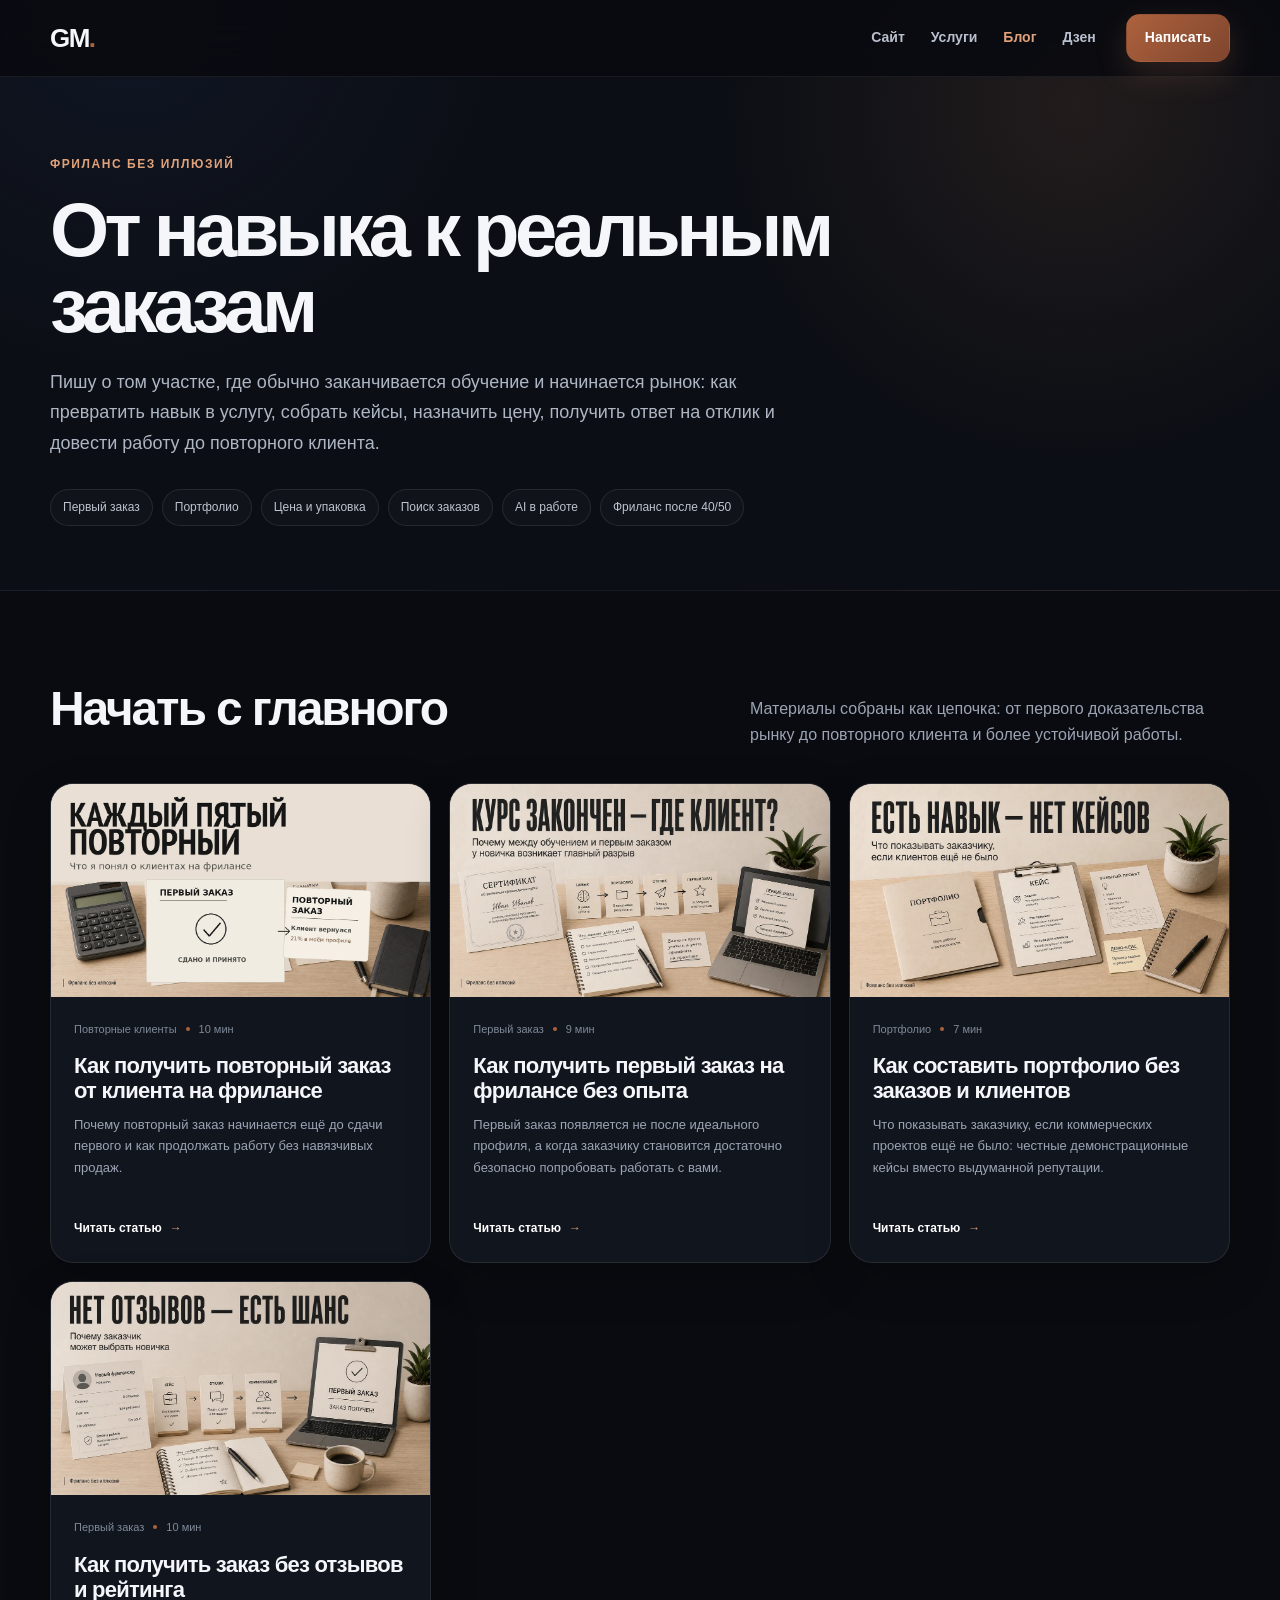
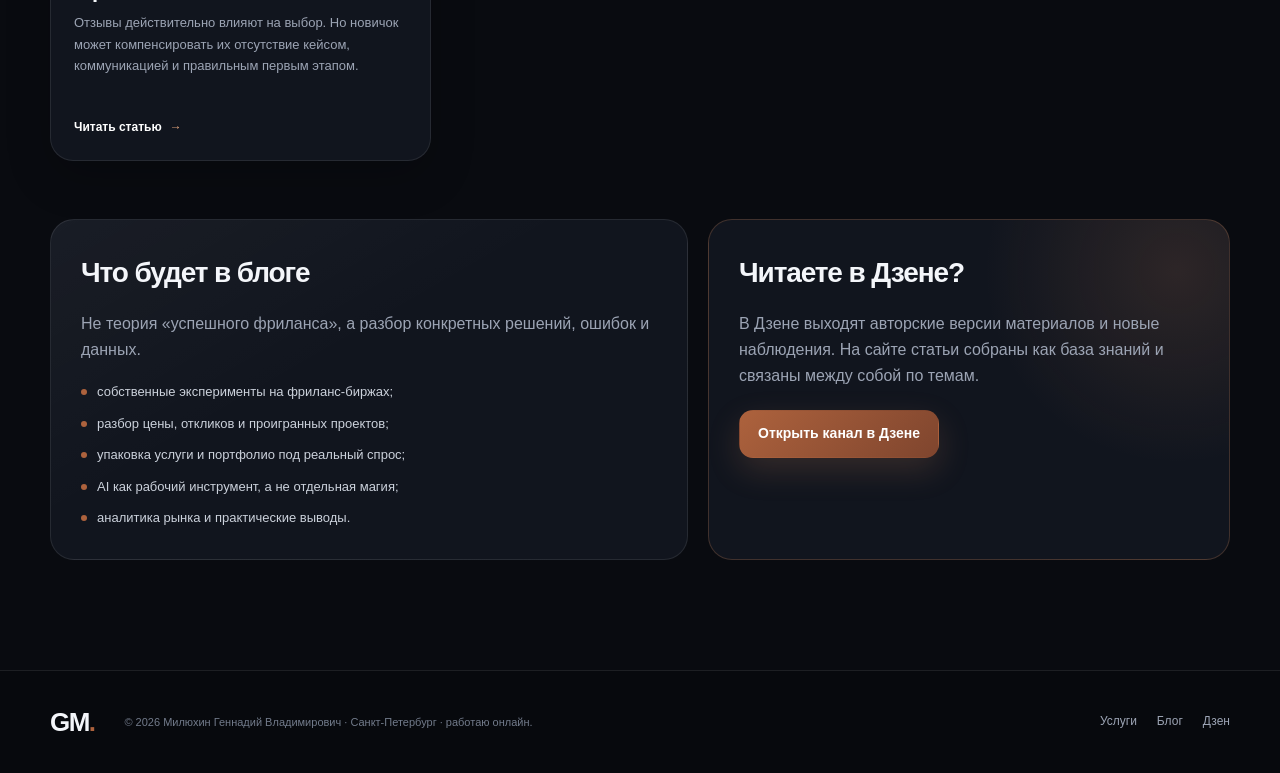
<file: blog/index.html>
<!DOCTYPE html>
<html lang="ru"><head><meta charset="utf-8"/><meta content="width=device-width,initial-scale=1.0" name="viewport"/><title>Блог о фрилансе, аналитике и AI — Геннадий Милюхин</title><meta content="Как превратить профессиональный, digital- или AI-навык в реальные заказы: услуги, кейсы, профиль, цена, отклики и клиенты." name="description"/><meta content="Милюхин Геннадий Владимирович" name="author"/><meta content="index, follow" name="robots"/><link href="https://milukhin.ru/blog/" rel="canonical"/><meta content="ru_RU" property="og:locale"/><meta content="website" property="og:type"/><meta content="Блог о фрилансе, аналитике и AI — Геннадий Милюхин" property="og:title"/><meta content="Как превратить профессиональный, digital- или AI-навык в реальные заказы: услуги, кейсы, профиль, цена, отклики и клиенты." property="og:description"/><meta content="https://milukhin.ru/blog/" property="og:url"/><meta content="summary_large_image" name="twitter:card"/><link href="/blog/styles.css" rel="stylesheet"/><script type="application/ld+json">{"@context":"https://schema.org","@graph":[{"@type":"Blog","@id":"https://milukhin.ru/blog/#blog","url":"https://milukhin.ru/blog/","name":"Фриланс без иллюзий — блог Геннадия Милюхина","description":"Практический блог о выходе на фриланс, упаковке услуг, цене, откликах, клиентах и AI-инструментах.","author":{"@id":"https://milukhin.ru/#gennady"}},{"@type":"Person","@id":"https://milukhin.ru/#gennady","name":"Милюхин Геннадий Владимирович","url":"https://milukhin.ru/","sameAs":["https://dzen.ru/id/6a1c74f768ef497e3aacd4bc","https://kwork.ru/user/promt_engineering","https://t.me/miluchin"]}]}</script></head><body><a class="skip-link" href="#main">Перейти к содержанию</a><header class="site-header"><div class="shell nav-wrap"><a aria-label="Геннадий Милюхин — на главную" class="brand" href="/">GM<span>.</span></a><button aria-expanded="false" aria-label="Открыть меню" class="menu-toggle" type="button">☰</button><nav class="nav-links"><a href="/">Сайт</a><a href="/services/">Услуги</a><a aria-current="page" href="/blog/">Блог</a><a href="https://dzen.ru/id/6a1c74f768ef497e3aacd4bc" rel="noreferrer" target="_blank">Дзен</a></nav><a class="button button-primary nav-cta" href="https://t.me/miluchin" rel="noreferrer" target="_blank">Написать</a></div></header><main id="main"><section class="blog-hero"><div class="shell"><span class="kicker">Фриланс без иллюзий</span><h1>От навыка к реальным заказам</h1><p>Пишу о том участке, где обычно заканчивается обучение и начинается рынок: как превратить навык в услугу, собрать кейсы, назначить цену, получить ответ на отклик и довести работу до повторного клиента.</p><div class="topic-strip"><span>Первый заказ</span><span>Портфолио</span><span>Цена и упаковка</span><span>Поиск заказов</span><span>AI в работе</span><span>Фриланс после 40/50</span></div></div></section><section class="blog-main"><div class="shell"><div class="section-head"><div><h2>Начать с главного</h2></div><p>Материалы собраны как цепочка: от первого доказательства рынку до повторного клиента и более устойчивой работы.</p></div><div class="featured-grid"><a class="blog-card" href="/blog/kak-poluchit-povtornyy-zakaz-na-frilanse/"><img alt="Как получить повторный заказ от клиента на фрилансе" height="675" loading="lazy" src="/blog/images/repeat-client.webp" width="1200"/><div class="blog-card-copy"><div class="blog-meta"><span>Повторные клиенты</span><span class="dot"></span><span>10 мин</span></div><h3>Как получить повторный заказ от клиента на фрилансе</h3><p>Почему повторный заказ начинается ещё до сдачи первого и как продолжать работу без навязчивых продаж.</p><span class="read-link">Читать статью <span>→</span></span></div></a><a class="blog-card" href="/blog/kak-poluchit-pervyy-zakaz-na-frilanse-bez-opyta/"><img alt="Как получить первый заказ на фрилансе без опыта" height="675" loading="lazy" src="/blog/images/first-order.webp" width="1200"/><div class="blog-card-copy"><div class="blog-meta"><span>Первый заказ</span><span class="dot"></span><span>9 мин</span></div><h3>Как получить первый заказ на фрилансе без опыта</h3><p>Первый заказ появляется не после идеального профиля, а когда заказчику становится достаточно безопасно попробовать работать с вами.</p><span class="read-link">Читать статью <span>→</span></span></div></a><a class="blog-card" href="/blog/portfolio-bez-zakazov/"><img alt="Как составить портфолио без заказов и клиентов" height="675" loading="lazy" src="/blog/images/portfolio.webp" width="1200"/><div class="blog-card-copy"><div class="blog-meta"><span>Портфолио</span><span class="dot"></span><span>7 мин</span></div><h3>Как составить портфолио без заказов и клиентов</h3><p>Что показывать заказчику, если коммерческих проектов ещё не было: честные демонстрационные кейсы вместо выдуманной репутации.</p><span class="read-link">Читать статью <span>→</span></span></div></a><a class="blog-card" href="/blog/zakaz-bez-otzyvov-i-reytinga/"><img alt="Как получить заказ без отзывов и рейтинга" height="675" loading="lazy" src="/blog/images/no-reviews.webp" width="1200"/><div class="blog-card-copy"><div class="blog-meta"><span>Первый заказ</span><span class="dot"></span><span>10 мин</span></div><h3>Как получить заказ без отзывов и рейтинга</h3><p>Отзывы действительно влияют на выбор. Но новичок может компенсировать их отсутствие кейсом, коммуникацией и правильным первым этапом.</p><span class="read-link">Читать статью <span>→</span></span></div></a></div><div class="blog-principles"><div class="principle-panel"><h2>Что будет в блоге</h2><p>Не теория «успешного фриланса», а разбор конкретных решений, ошибок и данных.</p><ul class="principle-list"><li>собственные эксперименты на фриланс-биржах;</li><li>разбор цены, откликов и проигранных проектов;</li><li>упаковка услуги и портфолио под реальный спрос;</li><li>AI как рабочий инструмент, а не отдельная магия;</li><li>аналитика рынка и практические выводы.</li></ul></div><div class="principle-panel cta-panel"><h2>Читаете в Дзене?</h2><p>В Дзене выходят авторские версии материалов и новые наблюдения. На сайте статьи собраны как база знаний и связаны между собой по темам.</p><a class="button button-primary" href="https://dzen.ru/id/6a1c74f768ef497e3aacd4bc" rel="noreferrer" style="margin-top:20px" target="_blank">Открыть канал в Дзене</a></div></div></div></section></main><footer class="footer"><div class="shell footer-row"><a class="brand" href="/">GM<span>.</span></a><p>© 2026 Милюхин Геннадий Владимирович · Санкт-Петербург · работаю онлайн.</p><div class="footer-links"><a href="/services/">Услуги</a><a href="/blog/">Блог</a><a href="https://dzen.ru/id/6a1c74f768ef497e3aacd4bc" rel="noreferrer" target="_blank">Дзен</a></div></div></footer><script defer="" src="/blog/script.js"></script><script src="/js/analytics.js"></script>
</body></html>
</file>
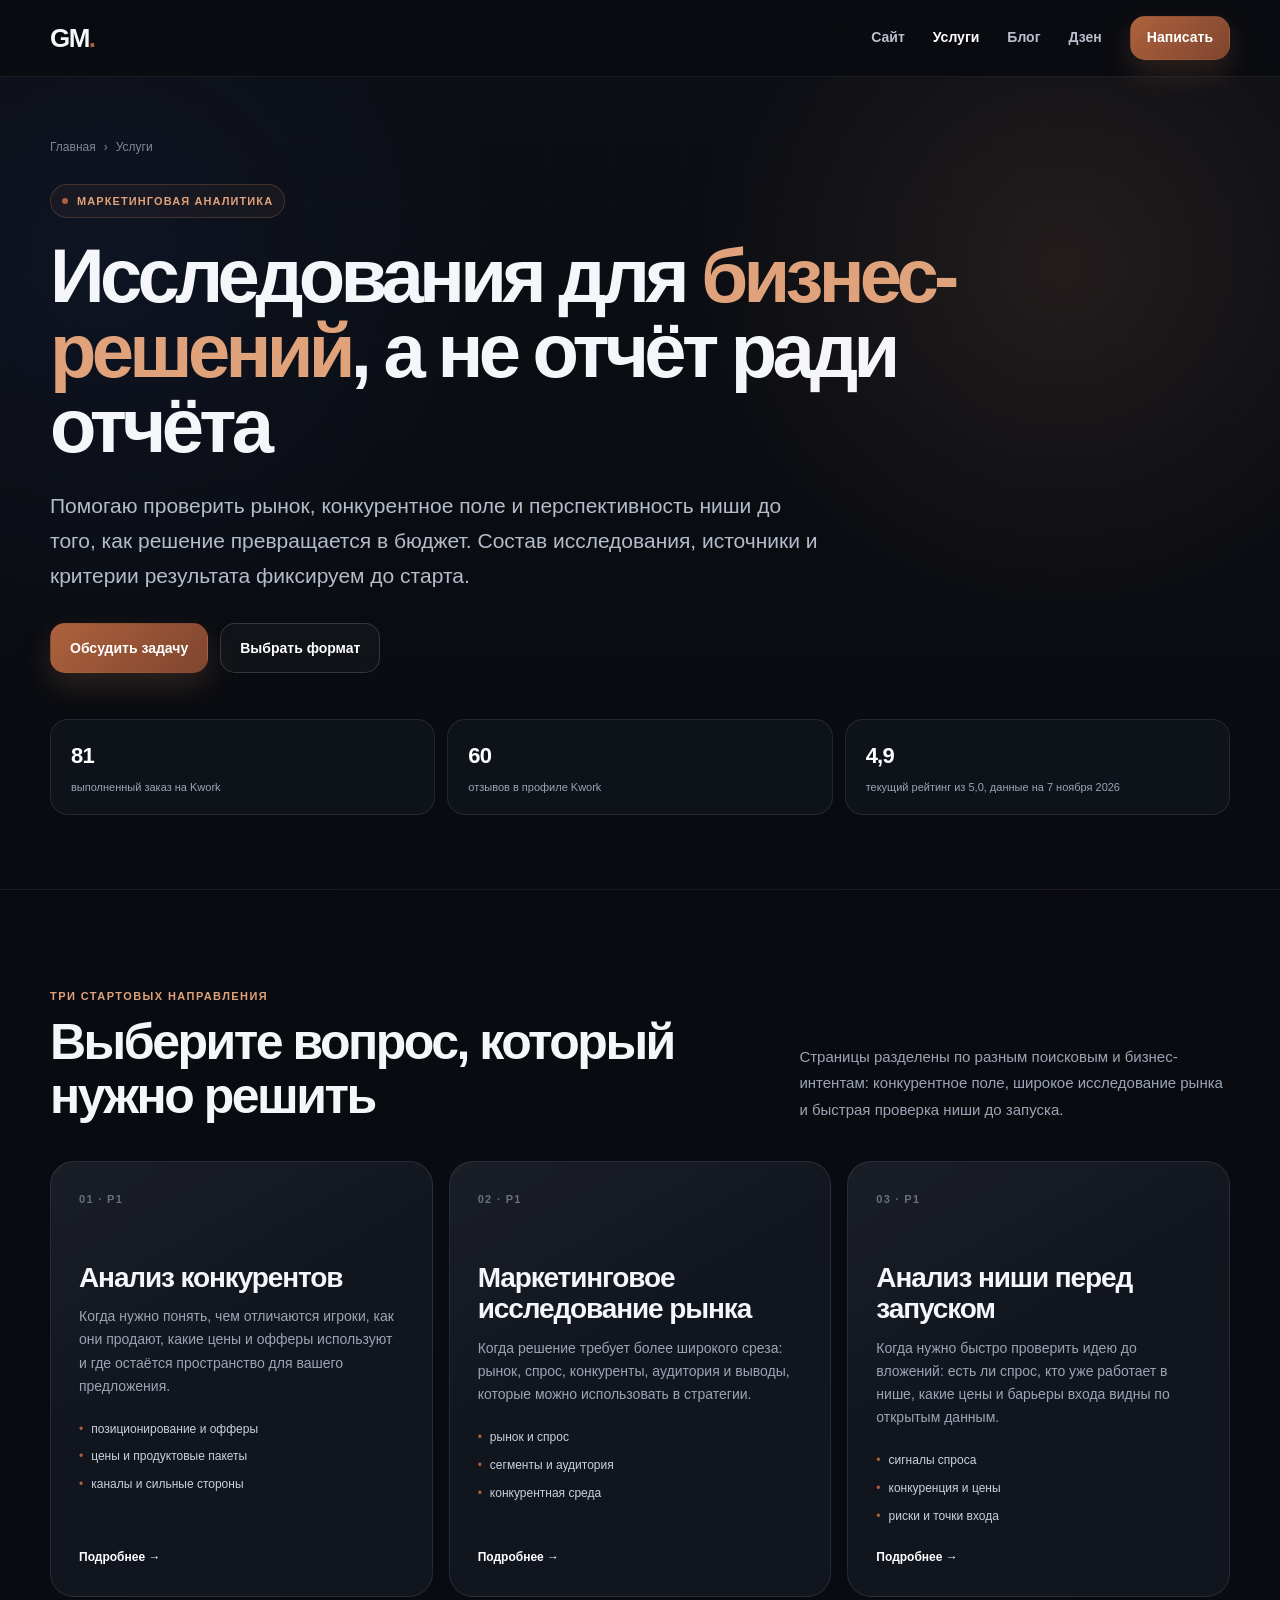
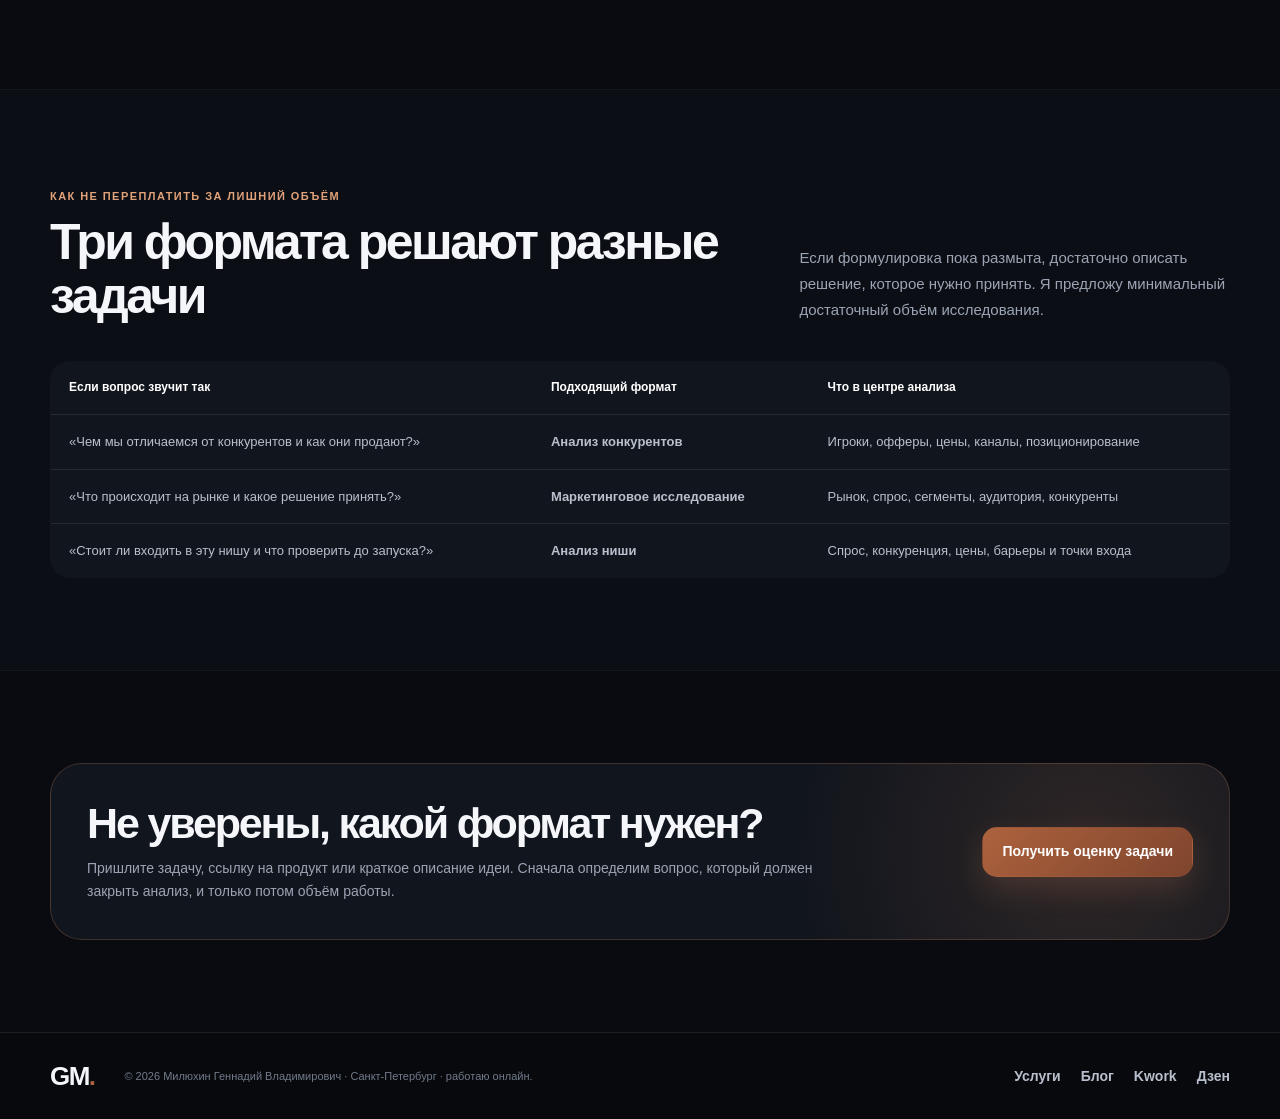
<file: services/index.html>
<!doctype html><html lang="ru"><head><meta charset="UTF-8"><meta name="viewport" content="width=device-width,initial-scale=1.0"><title>Услуги — анализ конкурентов, рынка и ниши | Геннадий Милюхин</title><meta name="description" content="Маркетинговая аналитика для бизнеса: анализ конкурентов, маркетинговое исследование рынка и проверка ниши перед запуском. Санкт-Петербург, онлайн по России."><meta name="author" content="Милюхин Геннадий Владимирович"><meta name="robots" content="index, follow"><link rel="canonical" href="https://milukhin.ru/services/"><meta property="og:locale" content="ru_RU"><meta property="og:type" content="website"><meta property="og:title" content="Услуги — анализ конкурентов, рынка и ниши | Геннадий Милюхин"><meta property="og:description" content="Маркетинговая аналитика для бизнеса: анализ конкурентов, маркетинговое исследование рынка и проверка ниши перед запуском. Санкт-Петербург, онлайн по России."><meta property="og:url" content="https://milukhin.ru/services/"><meta name="twitter:card" content="summary"><link rel="stylesheet" href="/services/styles.css"><script type="application/ld+json">{"@context":"https://schema.org","@graph":[{"@type":"Person","@id":"https://milukhin.ru/#gennady","name":"Милюхин Геннадий Владимирович","url":"https://milukhin.ru/","sameAs":["https://kwork.ru/user/promt_engineering","https://www.fl.ru/users/miluchin/portfolio/","https://dzen.ru/id/6a1c74f768ef497e3aacd4bc","https://t.me/miluchin"]},{"@type":"CollectionPage","@id":"https://milukhin.ru/services/#page","url":"https://milukhin.ru/services/","name":"Услуги Геннадия Милюхина","description":"Маркетинговые исследования, анализ конкурентов и анализ ниши для бизнеса.","isPartOf":{"@id":"https://milukhin.ru/#website"},"about":{"@id":"https://milukhin.ru/#gennady"}},{"@type":"ItemList","itemListElement":[{"@type":"ListItem","position":1,"url":"https://milukhin.ru/services/competitor-analysis/","name":"Анализ конкурентов для бизнеса"},{"@type":"ListItem","position":2,"url":"https://milukhin.ru/services/marketing-research/","name":"Маркетинговое исследование рынка"},{"@type":"ListItem","position":3,"url":"https://milukhin.ru/services/niche-analysis/","name":"Анализ ниши перед запуском"}]},{"@type":"BreadcrumbList","itemListElement":[{"@type":"ListItem","position":1,"name":"Главная","item":"https://milukhin.ru/"},{"@type":"ListItem","position":2,"name":"Услуги","item":"https://milukhin.ru/services/"}]}]}</script></head><body><a class="skip-link" href="#main">Перейти к содержанию</a><header class="site-header"><div class="shell nav-wrap"><a class="brand" href="/" aria-label="Геннадий Милюхин — на главную">GM<span>.</span></a><button class="menu-toggle" type="button" aria-label="Открыть меню" aria-expanded="false">☰</button><nav class="nav-links"><a href="/">Сайт</a><a href="/services/" aria-current="page">Услуги</a><a href="/blog/">Блог</a><a href="https://dzen.ru/id/6a1c74f768ef497e3aacd4bc" target="_blank" rel="noreferrer">Дзен</a></nav><a class="button button-primary nav-cta" href="https://t.me/miluchin" target="_blank" rel="noreferrer">Написать</a></div></header><main id="main"><section class="service-hero"><div class="shell hero-inner"><nav class="breadcrumbs" aria-label="Хлебные крошки"><a href="/">Главная</a><span>›</span><span>Услуги</span></nav><span class="kicker">Маркетинговая аналитика</span><h1>Исследования для <em>бизнес-решений</em>, а не отчёт ради отчёта</h1><p class="hero-lead">Помогаю проверить рынок, конкурентное поле и перспективность ниши до того, как решение превращается в бюджет. Состав исследования, источники и критерии результата фиксируем до старта.</p><div class="hero-actions"><a class="button button-primary" href="https://t.me/miluchin" target="_blank" rel="noreferrer">Обсудить задачу</a><a class="button button-ghost" href="#services-list">Выбрать формат</a></div><div class="hero-proof"><div class="proof-item"><strong>81</strong><span>выполненный заказ на Kwork</span></div><div class="proof-item"><strong>60</strong><span>отзывов в профиле Kwork</span></div><div class="proof-item"><strong>4,9</strong><span>текущий рейтинг из 5,0, данные на 7 ноября 2026</span></div></div></div></section><section class="section" id="services-list"><div class="shell"><div class="section-head"><div><span class="section-kicker">Три стартовых направления</span><h2>Выберите вопрос, который нужно решить</h2></div><p>Страницы разделены по разным поисковым и бизнес-интентам: конкурентное поле, широкое исследование рынка и быстрая проверка ниши до запуска.</p></div><div class="services-grid"><a class="service-card" href="/services/competitor-analysis/"><span class="number">01 · P1</span><h2>Анализ конкурентов</h2><p>Когда нужно понять, чем отличаются игроки, как они продают, какие цены и офферы используют и где остаётся пространство для вашего предложения.</p><ul><li>позиционирование и офферы</li><li>цены и продуктовые пакеты</li><li>каналы и сильные стороны</li></ul><b>Подробнее →</b></a><a class="service-card" href="/services/marketing-research/"><span class="number">02 · P1</span><h2>Маркетинговое исследование рынка</h2><p>Когда решение требует более широкого среза: рынок, спрос, конкуренты, аудитория и выводы, которые можно использовать в стратегии.</p><ul><li>рынок и спрос</li><li>сегменты и аудитория</li><li>конкурентная среда</li></ul><b>Подробнее →</b></a><a class="service-card" href="/services/niche-analysis/"><span class="number">03 · P1</span><h2>Анализ ниши перед запуском</h2><p>Когда нужно быстро проверить идею до вложений: есть ли спрос, кто уже работает в нише, какие цены и барьеры входа видны по открытым данным.</p><ul><li>сигналы спроса</li><li>конкуренция и цены</li><li>риски и точки входа</li></ul><b>Подробнее →</b></a></div></div></section><section class="section section-alt"><div class="shell"><div class="section-head"><div><span class="section-kicker">Как не переплатить за лишний объём</span><h2>Три формата решают разные задачи</h2></div><p>Если формулировка пока размыта, достаточно описать решение, которое нужно принять. Я предложу минимальный достаточный объём исследования.</p></div><table class="compare"><thead><tr><th>Если вопрос звучит так</th><th>Подходящий формат</th><th>Что в центре анализа</th></tr></thead><tbody><tr><td>«Чем мы отличаемся от конкурентов и как они продают?»</td><td><a href="/services/competitor-analysis/"><strong>Анализ конкурентов</strong></a></td><td>Игроки, офферы, цены, каналы, позиционирование</td></tr><tr><td>«Что происходит на рынке и какое решение принять?»</td><td><a href="/services/marketing-research/"><strong>Маркетинговое исследование</strong></a></td><td>Рынок, спрос, сегменты, аудитория, конкуренты</td></tr><tr><td>«Стоит ли входить в эту нишу и что проверить до запуска?»</td><td><a href="/services/niche-analysis/"><strong>Анализ ниши</strong></a></td><td>Спрос, конкуренция, цены, барьеры и точки входа</td></tr></tbody></table></div></section><section class="section"><div class="shell"><div class="cta-band"><div><h2>Не уверены, какой формат нужен?</h2><p>Пришлите задачу, ссылку на продукт или краткое описание идеи. Сначала определим вопрос, который должен закрыть анализ, и только потом объём работы.</p></div><a class="button button-primary" href="https://t.me/miluchin" target="_blank" rel="noreferrer">Получить оценку задачи</a></div></div></section></main><footer class="footer"><div class="shell footer-row"><a class="brand" href="/">GM<span>.</span></a><p>© 2026 Милюхин Геннадий Владимирович · Санкт-Петербург · работаю онлайн.</p><div class="footer-links"><a href="/services/">Услуги</a><a href="/blog/">Блог</a><a href="https://kwork.ru/user/promt_engineering" target="_blank" rel="noreferrer">Kwork</a><a href="https://dzen.ru/id/6a1c74f768ef497e3aacd4bc" target="_blank" rel="noreferrer">Дзен</a></div></div></footer><script src="/services/script.js" defer></script><script src="/js/analytics.js"></script>
</body></html>
</file>
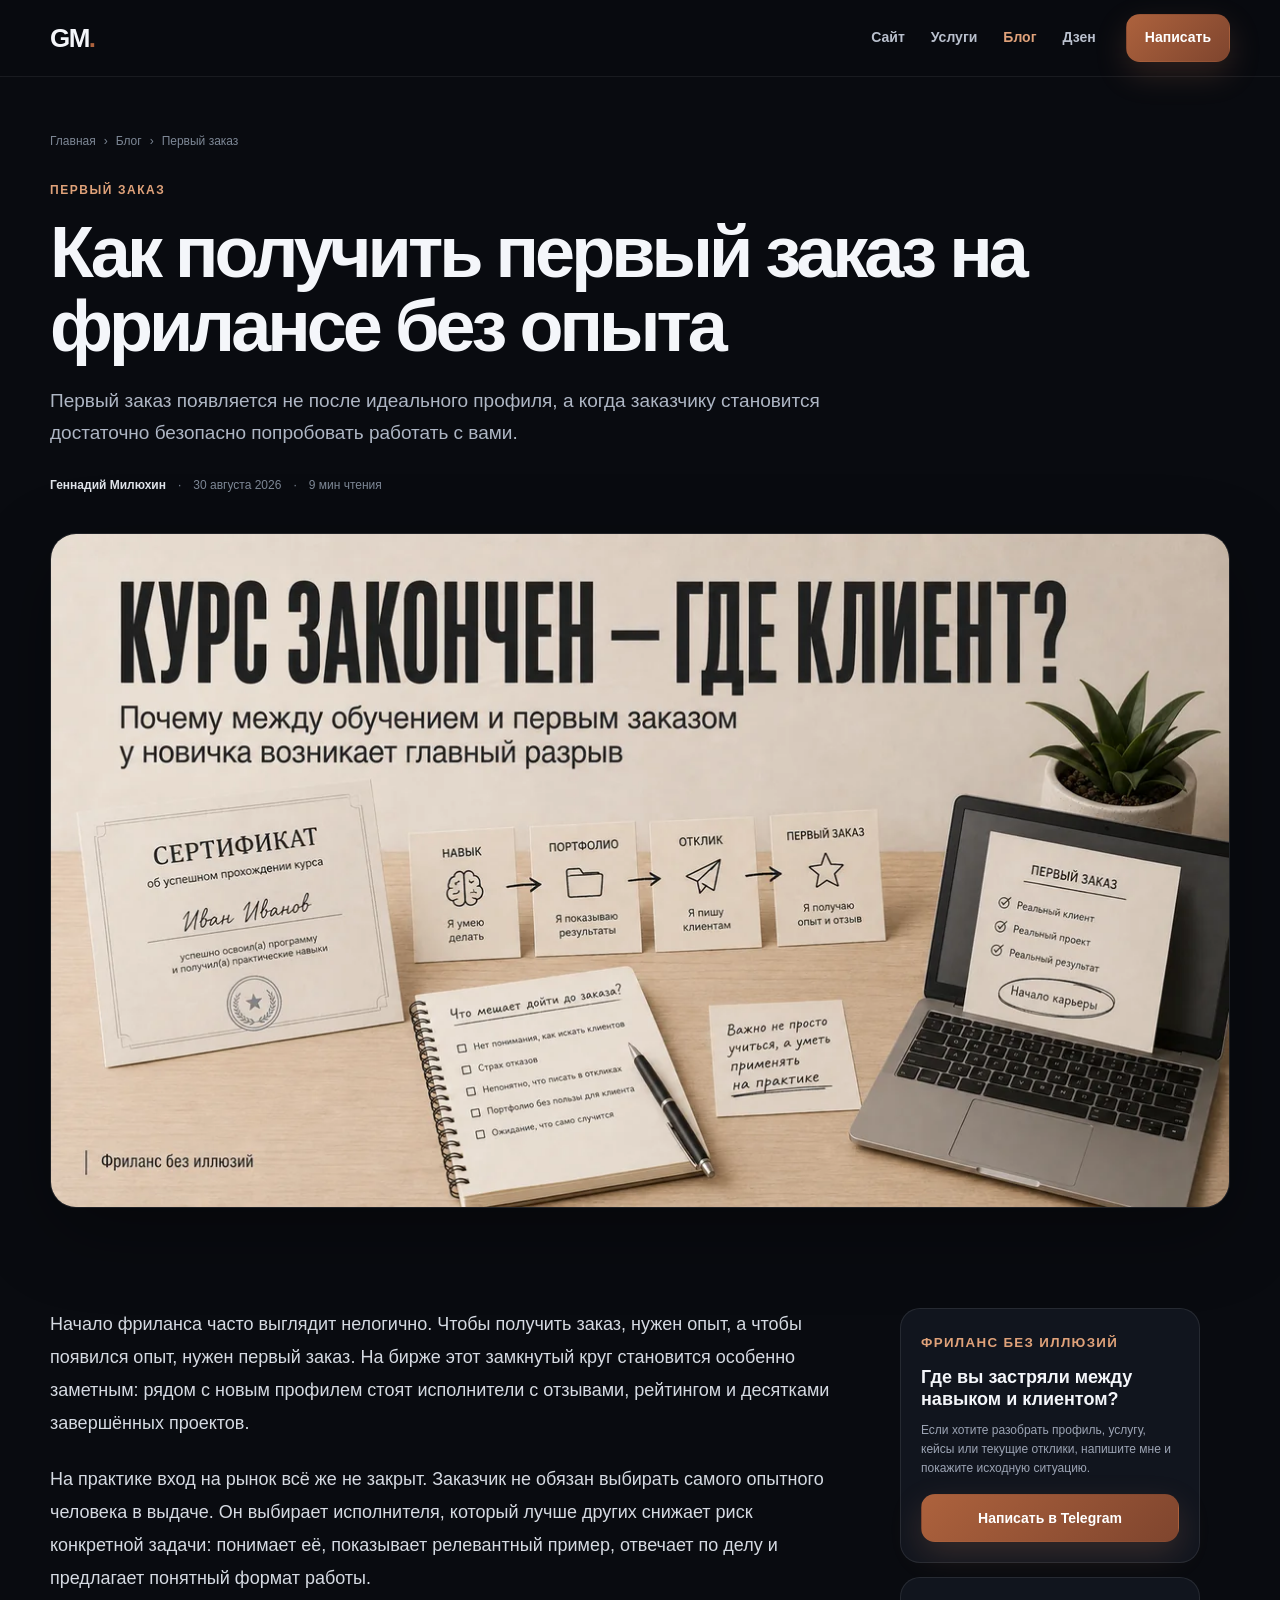
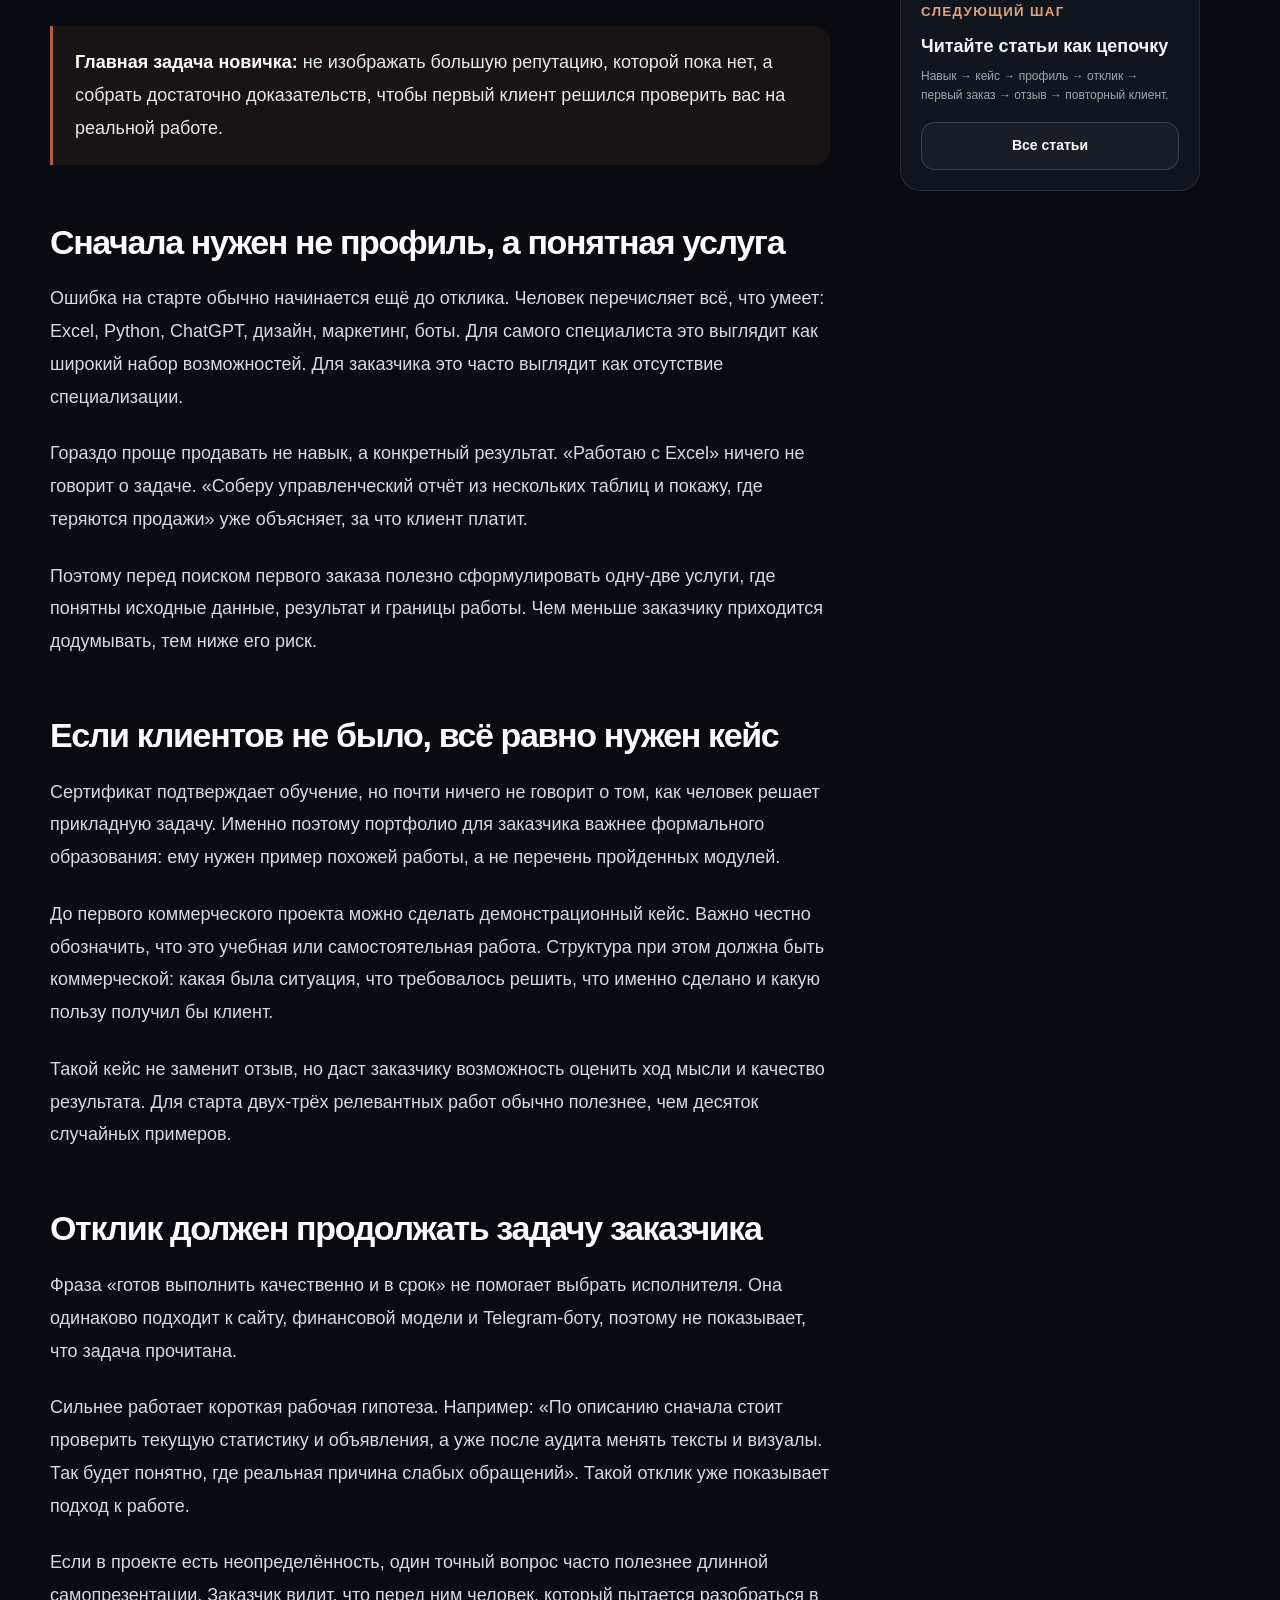
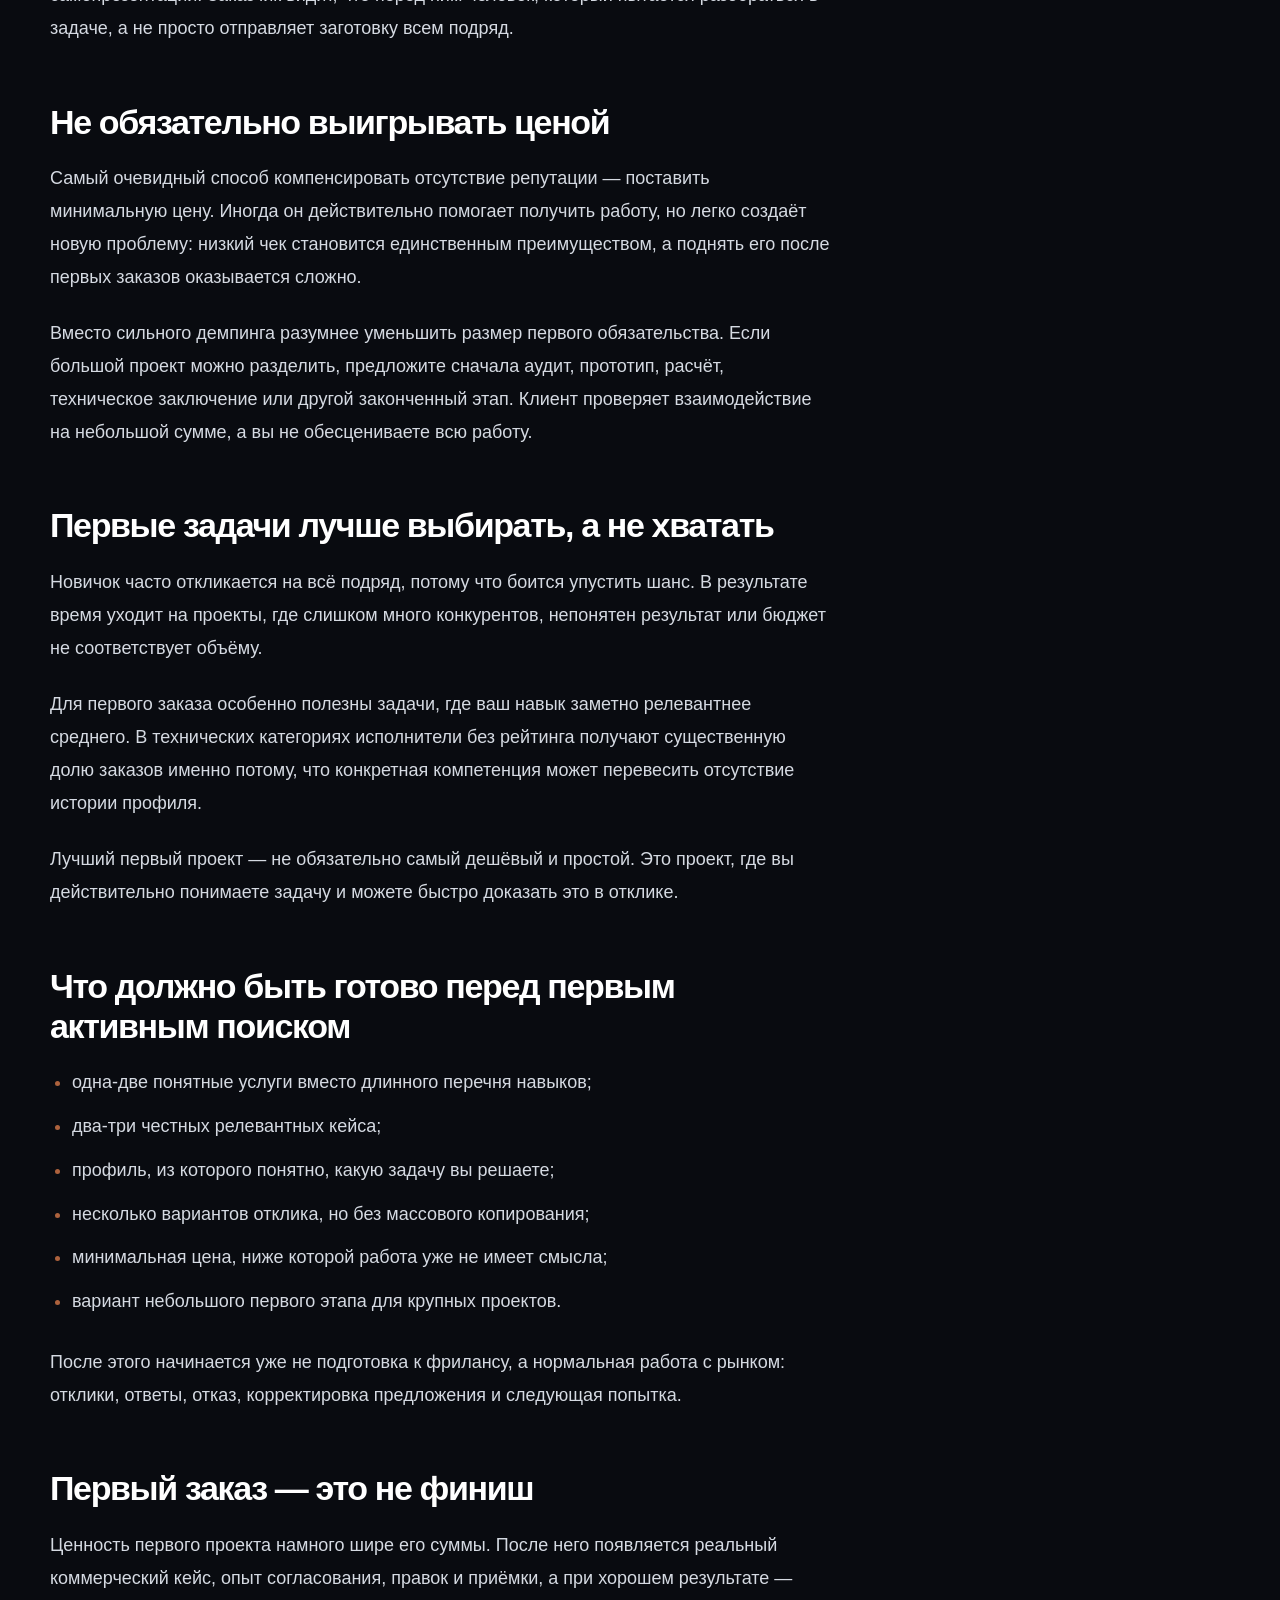
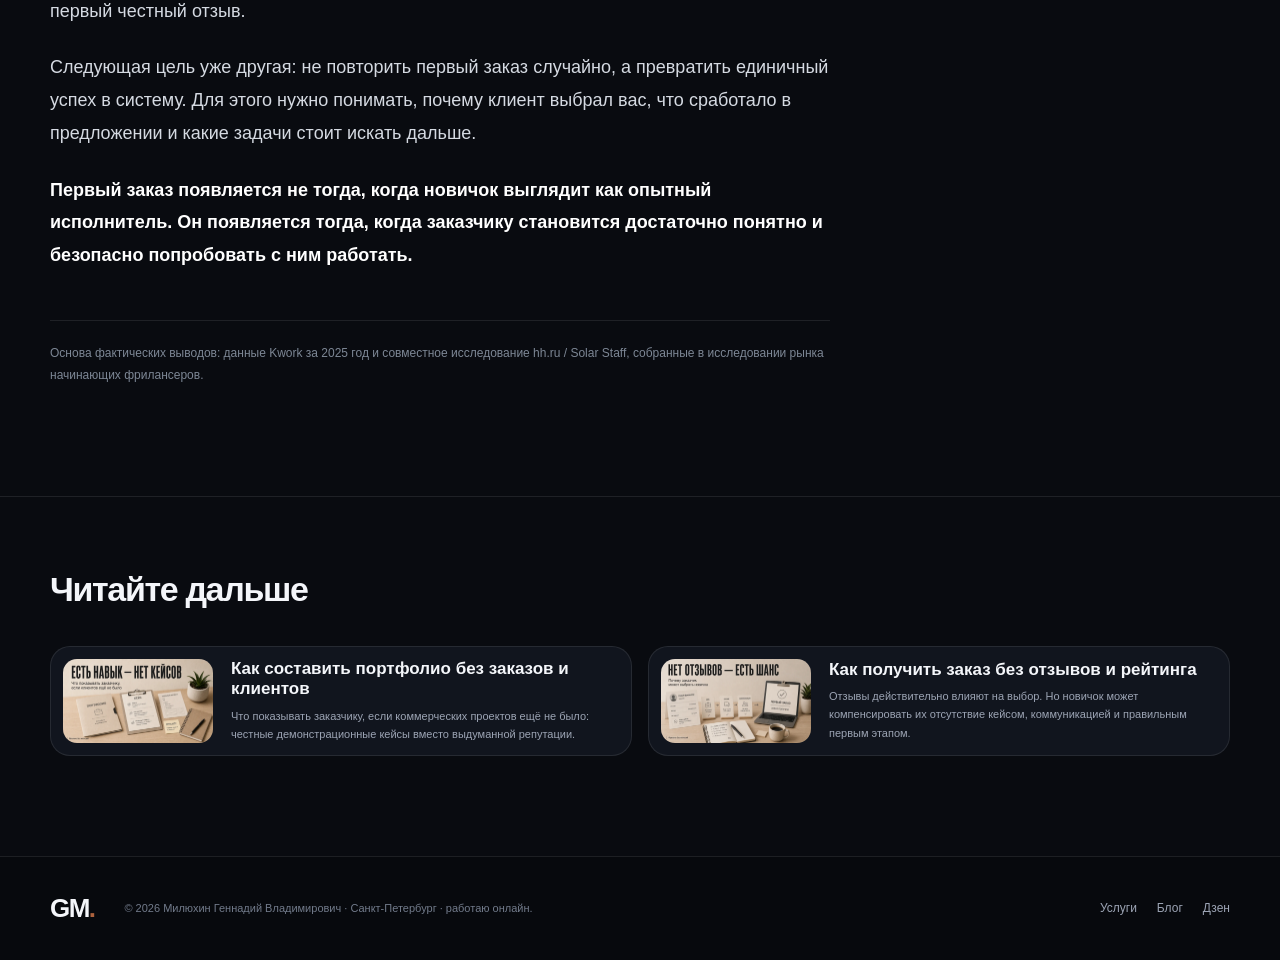
<file: blog/kak-poluchit-pervyy-zakaz-na-frilanse-bez-opyta/index.html>
<!doctype html><html lang="ru"><head><meta charset="UTF-8"><meta name="viewport" content="width=device-width,initial-scale=1.0"><title>Как получить первый заказ на фрилансе без опыта — Геннадий Милюхин</title><meta name="description" content="Как получить первый заказ на фрилансе без опыта: кейсы, профиль, отклик, цена и безопасный первый этап без демпинга и выдуманных отзывов."><meta name="author" content="Милюхин Геннадий Владимирович"><meta name="robots" content="index, follow"><link rel="canonical" href="https://milukhin.ru/blog/kak-poluchit-pervyy-zakaz-na-frilanse-bez-opyta/"><meta property="og:locale" content="ru_RU"><meta property="og:type" content="article"><meta property="og:title" content="Как получить первый заказ на фрилансе без опыта — Геннадий Милюхин"><meta property="og:description" content="Как получить первый заказ на фрилансе без опыта: кейсы, профиль, отклик, цена и безопасный первый этап без демпинга и выдуманных отзывов."><meta property="og:url" content="https://milukhin.ru/blog/kak-poluchit-pervyy-zakaz-na-frilanse-bez-opyta/"><meta property="og:image" content="https://milukhin.ru/blog/images/first-order.webp"><meta property="og:image:alt" content="Как получить первый заказ на фрилансе без опыта — Геннадий Милюхин"><meta name="twitter:card" content="summary_large_image"><link rel="stylesheet" href="/blog/styles.css"><script type="application/ld+json">{"@context":"https://schema.org","@graph":[{"@type":"BlogPosting","@id":"https://milukhin.ru/blog/kak-poluchit-pervyy-zakaz-na-frilanse-bez-opyta/#article","mainEntityOfPage":"https://milukhin.ru/blog/kak-poluchit-pervyy-zakaz-na-frilanse-bez-opyta/","headline":"Как получить первый заказ на фрилансе без опыта","description":"Как получить первый заказ на фрилансе без опыта: кейсы, профиль, отклик, цена и безопасный первый этап без демпинга и выдуманных отзывов.","image":"https://milukhin.ru/blog/images/first-order.webp","datePublished":"2026-08-30","dateModified":"2026-08-30","inLanguage":"ru-RU","author":{"@type":"Person","@id":"https://milukhin.ru/#gennady","name":"Милюхин Геннадий Владимирович","url":"https://milukhin.ru/"},"publisher":{"@id":"https://milukhin.ru/#gennady"}},{"@type":"BreadcrumbList","itemListElement":[{"@type":"ListItem","position":1,"name":"Главная","item":"https://milukhin.ru/"},{"@type":"ListItem","position":2,"name":"Блог","item":"https://milukhin.ru/blog/"},{"@type":"ListItem","position":3,"name":"Как получить первый заказ на фрилансе без опыта","item":"https://milukhin.ru/blog/kak-poluchit-pervyy-zakaz-na-frilanse-bez-opyta/"}]}]}</script></head><body><a class="skip-link" href="#main">Перейти к содержанию</a><header class="site-header"><div class="shell nav-wrap"><a class="brand" href="/" aria-label="Геннадий Милюхин — на главную">GM<span>.</span></a><button class="menu-toggle" type="button" aria-label="Открыть меню" aria-expanded="false">☰</button><nav class="nav-links"><a href="/">Сайт</a><a href="/services/">Услуги</a><a href="/blog/" aria-current="page">Блог</a><a href="https://dzen.ru/id/6a1c74f768ef497e3aacd4bc" target="_blank" rel="noreferrer">Дзен</a></nav><a class="button button-primary nav-cta" href="https://t.me/miluchin" target="_blank" rel="noreferrer">Написать</a></div></header><main id="main"><section class="article-hero"><div class="shell"><nav class="breadcrumbs" aria-label="Хлебные крошки"><a href="/">Главная</a><span>›</span><a href="/blog/">Блог</a><span>›</span><span>Первый заказ</span></nav><span class="article-kicker">Первый заказ</span><h1 class="article-title">Как получить первый заказ на фрилансе без опыта</h1><p class="article-lead">Первый заказ появляется не после идеального профиля, а когда заказчику становится достаточно безопасно попробовать работать с вами.</p><div class="article-byline"><strong>Геннадий Милюхин</strong><span>·</span><time datetime="2026-08-30">30 августа 2026</time><span>·</span><span>9 мин чтения</span></div><img class="article-cover" src="/blog/images/first-order.webp" width="1200" height="675" alt="Как получить первый заказ на фрилансе без опыта"></div></section><div class="shell article-wrap"><article class="article-body"><p>Начало фриланса часто выглядит нелогично. Чтобы получить заказ, нужен опыт, а чтобы появился опыт, нужен первый заказ. На бирже этот замкнутый круг становится особенно заметным: рядом с новым профилем стоят исполнители с отзывами, рейтингом и десятками завершённых проектов.</p>
<p>На практике вход на рынок всё же не закрыт. Заказчик не обязан выбирать самого опытного человека в выдаче. Он выбирает исполнителя, который лучше других снижает риск конкретной задачи: понимает её, показывает релевантный пример, отвечает по делу и предлагает понятный формат работы.</p>
<div class="article-note"><strong>Главная задача новичка:</strong> не изображать большую репутацию, которой пока нет, а собрать достаточно доказательств, чтобы первый клиент решился проверить вас на реальной работе.</div>
<h2>Сначала нужен не профиль, а понятная услуга</h2>
<p>Ошибка на старте обычно начинается ещё до отклика. Человек перечисляет всё, что умеет: Excel, Python, ChatGPT, дизайн, маркетинг, боты. Для самого специалиста это выглядит как широкий набор возможностей. Для заказчика это часто выглядит как отсутствие специализации.</p>
<p>Гораздо проще продавать не навык, а конкретный результат. «Работаю с Excel» ничего не говорит о задаче. «Соберу управленческий отчёт из нескольких таблиц и покажу, где теряются продажи» уже объясняет, за что клиент платит.</p>
<p>Поэтому перед поиском первого заказа полезно сформулировать одну-две услуги, где понятны исходные данные, результат и границы работы. Чем меньше заказчику приходится додумывать, тем ниже его риск.</p>
<h2>Если клиентов не было, всё равно нужен кейс</h2>
<p>Сертификат подтверждает обучение, но почти ничего не говорит о том, как человек решает прикладную задачу. Именно поэтому портфолио для заказчика важнее формального образования: ему нужен пример похожей работы, а не перечень пройденных модулей.</p>
<p>До первого коммерческого проекта можно сделать демонстрационный кейс. Важно честно обозначить, что это учебная или самостоятельная работа. Структура при этом должна быть коммерческой: какая была ситуация, что требовалось решить, что именно сделано и какую пользу получил бы клиент.</p>
<p>Такой кейс не заменит отзыв, но даст заказчику возможность оценить ход мысли и качество результата. Для старта двух-трёх релевантных работ обычно полезнее, чем десяток случайных примеров.</p>
<h2>Отклик должен продолжать задачу заказчика</h2>
<p>Фраза «готов выполнить качественно и в срок» не помогает выбрать исполнителя. Она одинаково подходит к сайту, финансовой модели и Telegram-боту, поэтому не показывает, что задача прочитана.</p>
<p>Сильнее работает короткая рабочая гипотеза. Например: «По описанию сначала стоит проверить текущую статистику и объявления, а уже после аудита менять тексты и визуалы. Так будет понятно, где реальная причина слабых обращений». Такой отклик уже показывает подход к работе.</p>
<p>Если в проекте есть неопределённость, один точный вопрос часто полезнее длинной самопрезентации. Заказчик видит, что перед ним человек, который пытается разобраться в задаче, а не просто отправляет заготовку всем подряд.</p>
<h2>Не обязательно выигрывать ценой</h2>
<p>Самый очевидный способ компенсировать отсутствие репутации — поставить минимальную цену. Иногда он действительно помогает получить работу, но легко создаёт новую проблему: низкий чек становится единственным преимуществом, а поднять его после первых заказов оказывается сложно.</p>
<p>Вместо сильного демпинга разумнее уменьшить размер первого обязательства. Если большой проект можно разделить, предложите сначала аудит, прототип, расчёт, техническое заключение или другой законченный этап. Клиент проверяет взаимодействие на небольшой сумме, а вы не обесцениваете всю работу.</p>
<h2>Первые задачи лучше выбирать, а не хватать</h2>
<p>Новичок часто откликается на всё подряд, потому что боится упустить шанс. В результате время уходит на проекты, где слишком много конкурентов, непонятен результат или бюджет не соответствует объёму.</p>
<p>Для первого заказа особенно полезны задачи, где ваш навык заметно релевантнее среднего. В технических категориях исполнители без рейтинга получают существенную долю заказов именно потому, что конкретная компетенция может перевесить отсутствие истории профиля.</p>
<p>Лучший первый проект — не обязательно самый дешёвый и простой. Это проект, где вы действительно понимаете задачу и можете быстро доказать это в отклике.</p>
<h2>Что должно быть готово перед первым активным поиском</h2>
<ul><li>одна-две понятные услуги вместо длинного перечня навыков;</li><li>два-три честных релевантных кейса;</li><li>профиль, из которого понятно, какую задачу вы решаете;</li><li>несколько вариантов отклика, но без массового копирования;</li><li>минимальная цена, ниже которой работа уже не имеет смысла;</li><li>вариант небольшого первого этапа для крупных проектов.</li></ul>
<p>После этого начинается уже не подготовка к фрилансу, а нормальная работа с рынком: отклики, ответы, отказ, корректировка предложения и следующая попытка.</p>
<h2>Первый заказ — это не финиш</h2>
<p>Ценность первого проекта намного шире его суммы. После него появляется реальный коммерческий кейс, опыт согласования, правок и приёмки, а при хорошем результате — первый честный отзыв.</p>
<p>Следующая цель уже другая: не повторить первый заказ случайно, а превратить единичный успех в систему. Для этого нужно понимать, почему клиент выбрал вас, что сработало в предложении и какие задачи стоит искать дальше.</p>
<p><strong>Первый заказ появляется не тогда, когда новичок выглядит как опытный исполнитель. Он появляется тогда, когда заказчику становится достаточно понятно и безопасно попробовать с ним работать.</strong></p><div class="article-sources">Основа фактических выводов: данные Kwork за 2025 год и совместное исследование hh.ru / Solar Staff, собранные в исследовании рынка начинающих фрилансеров.</div></article><aside class="article-sidebar"><div class="side-card"><small>Фриланс без иллюзий</small><h3>Где вы застряли между навыком и клиентом?</h3><p>Если хотите разобрать профиль, услугу, кейсы или текущие отклики, напишите мне и покажите исходную ситуацию.</p><a class="button button-primary" href="https://t.me/miluchin" target="_blank" rel="noreferrer">Написать в Telegram</a></div><div class="side-card"><small>Следующий шаг</small><h3>Читайте статьи как цепочку</h3><p>Навык → кейс → профиль → отклик → первый заказ → отзыв → повторный клиент.</p><a class="button button-ghost" href="/blog/">Все статьи</a></div></aside></div><section class="related"><div class="shell"><h2>Читайте дальше</h2><div class="related-grid"><a class="related-card" href="/blog/portfolio-bez-zakazov/"><img src="/blog/images/portfolio.webp" loading="lazy" alt="Как составить портфолио без заказов и клиентов"><div><h3>Как составить портфолио без заказов и клиентов</h3><p>Что показывать заказчику, если коммерческих проектов ещё не было: честные демонстрационные кейсы вместо выдуманной репутации.</p></div></a><a class="related-card" href="/blog/zakaz-bez-otzyvov-i-reytinga/"><img src="/blog/images/no-reviews.webp" loading="lazy" alt="Как получить заказ без отзывов и рейтинга"><div><h3>Как получить заказ без отзывов и рейтинга</h3><p>Отзывы действительно влияют на выбор. Но новичок может компенсировать их отсутствие кейсом, коммуникацией и правильным первым этапом.</p></div></a></div></div></section></main><footer class="footer"><div class="shell footer-row"><a class="brand" href="/">GM<span>.</span></a><p>© 2026 Милюхин Геннадий Владимирович · Санкт-Петербург · работаю онлайн.</p><div class="footer-links"><a href="/services/">Услуги</a><a href="/blog/">Блог</a><a href="https://dzen.ru/id/6a1c74f768ef497e3aacd4bc" target="_blank" rel="noreferrer">Дзен</a></div></div></footer><script src="/blog/script.js" defer></script><script src="/js/analytics.js"></script>
</body></html>
</file>
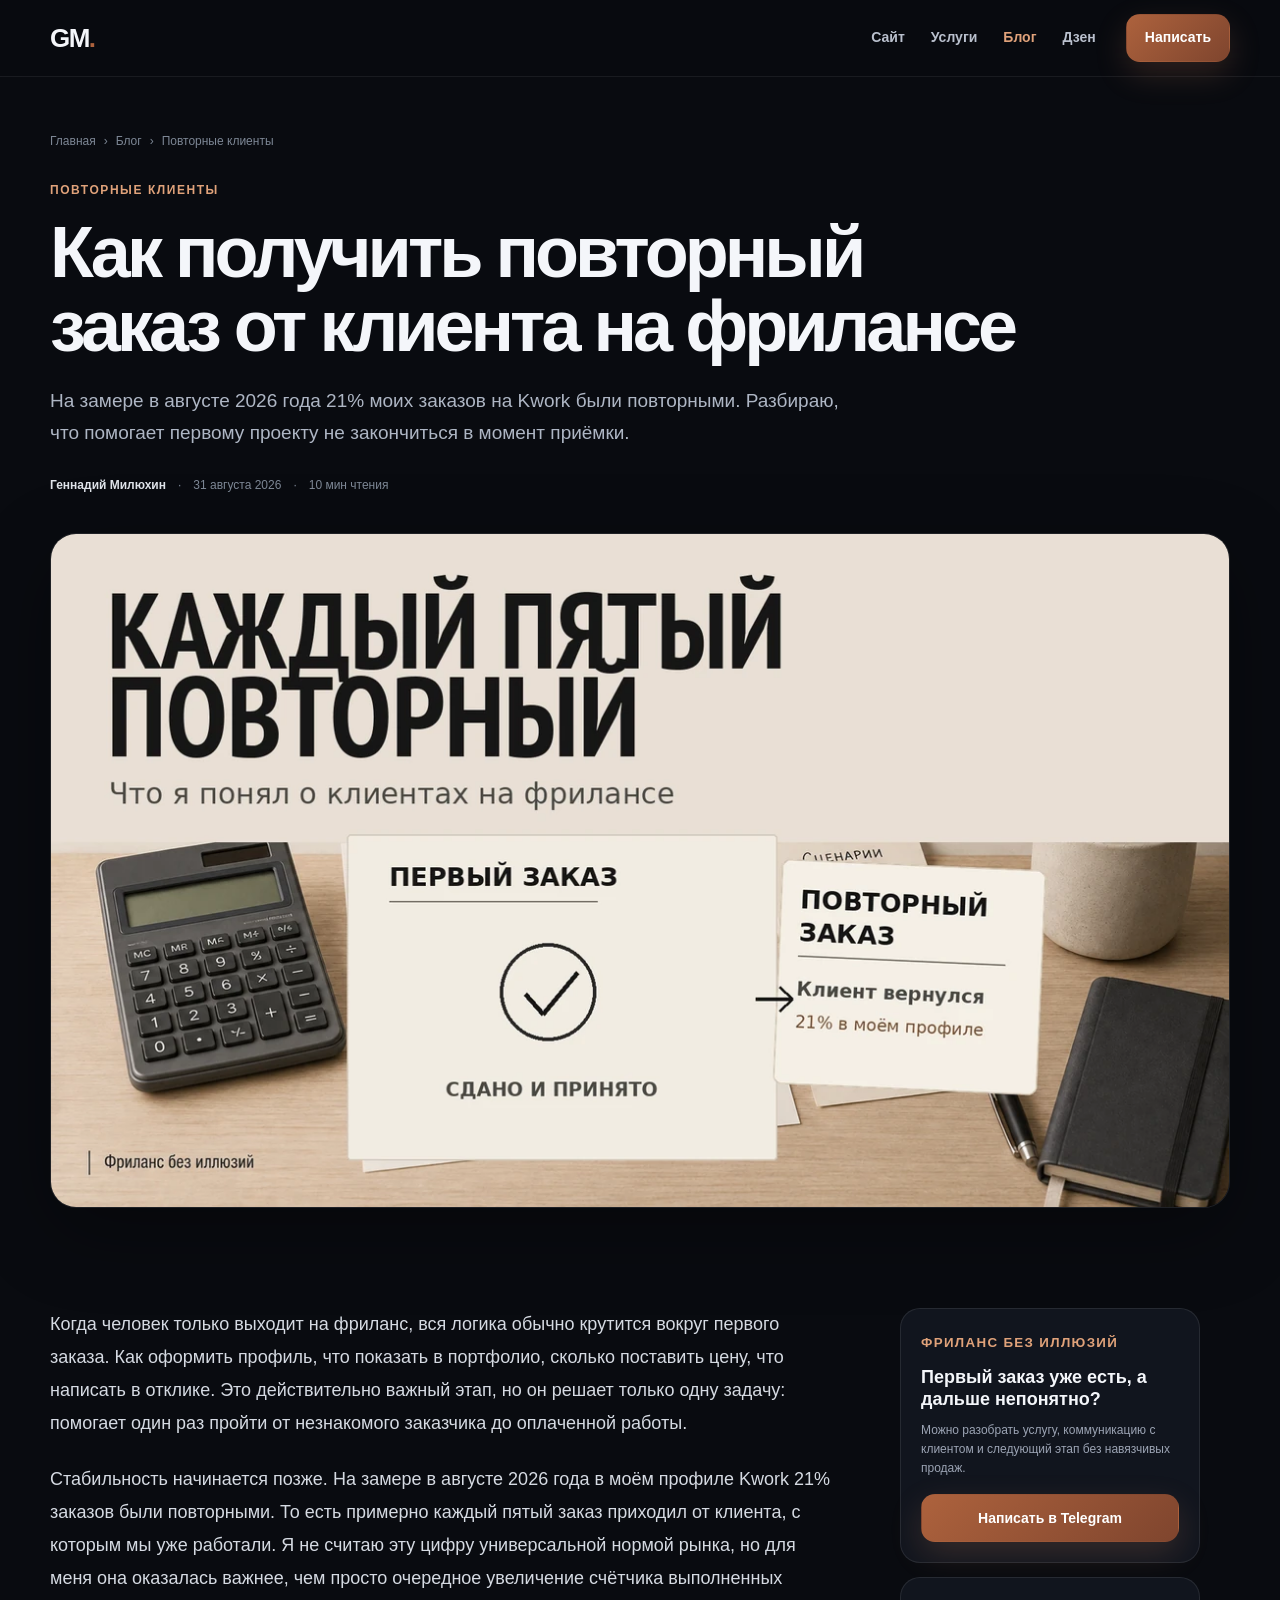
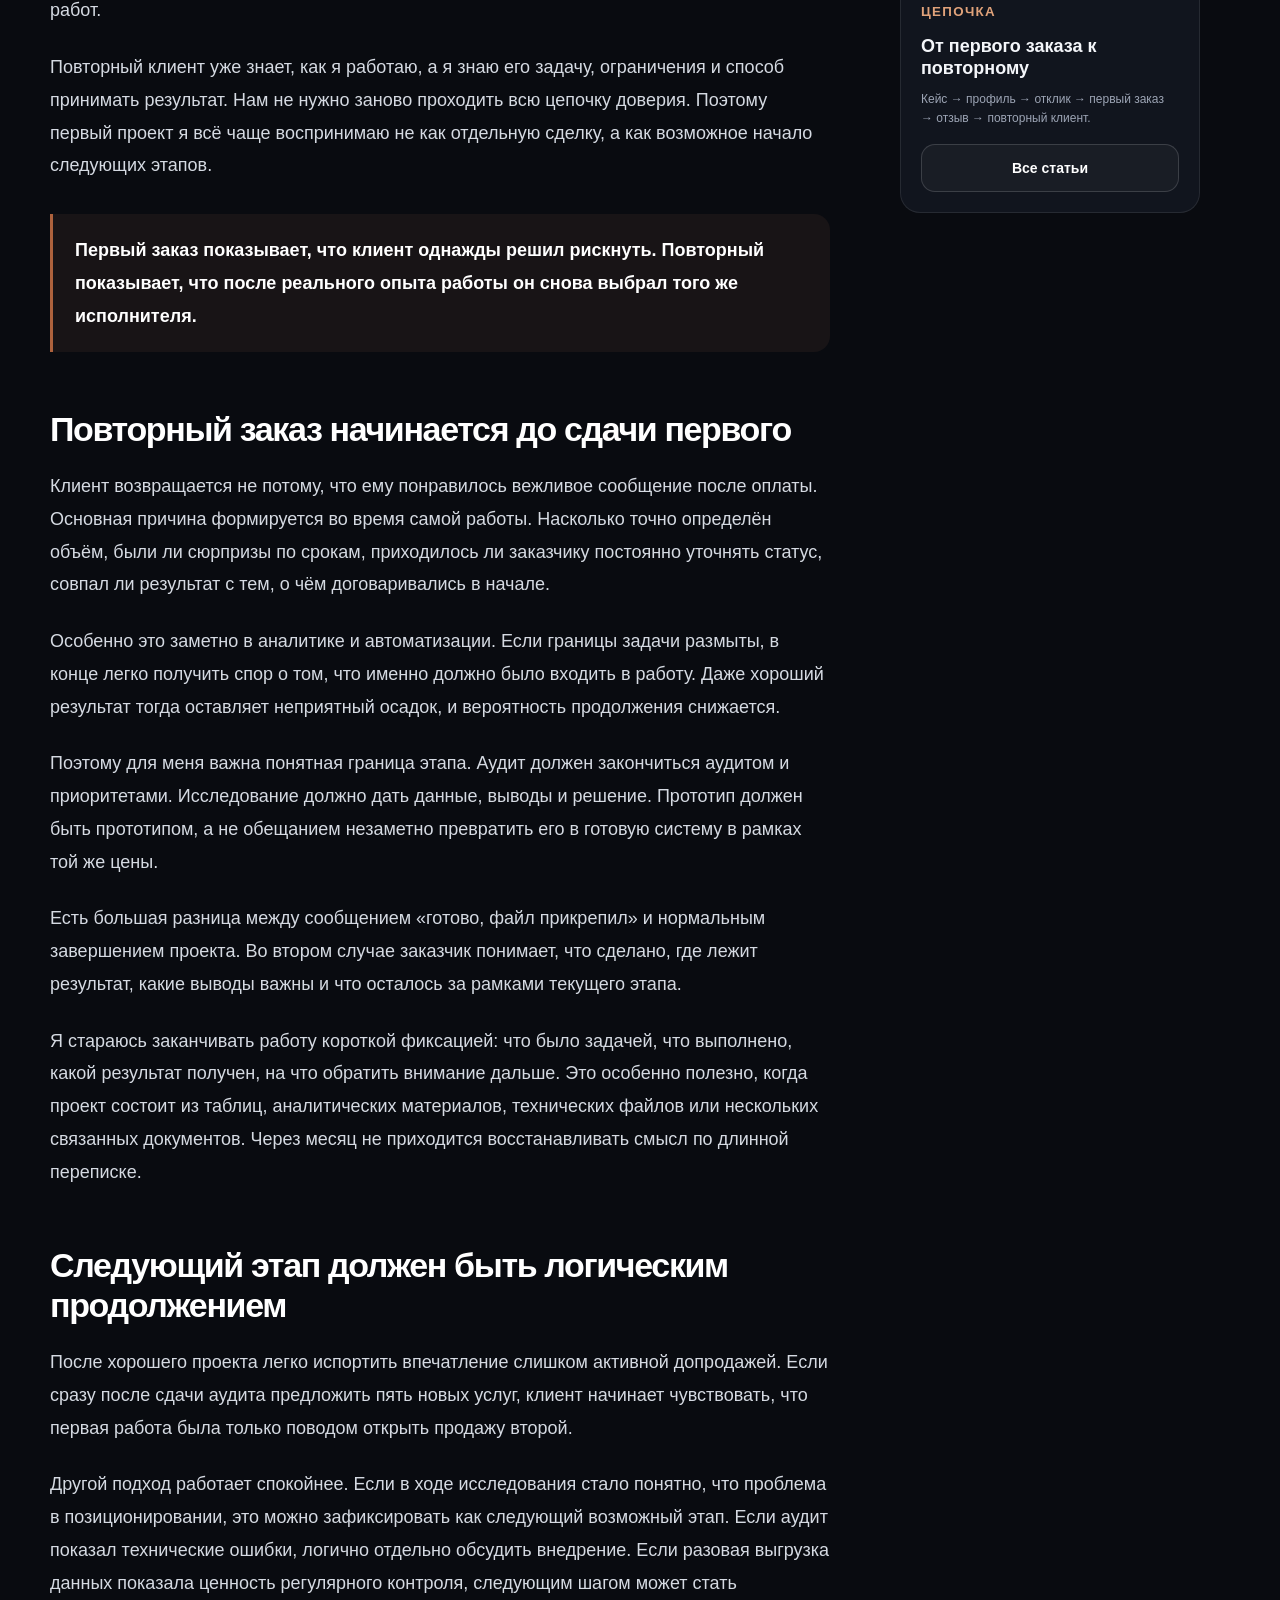
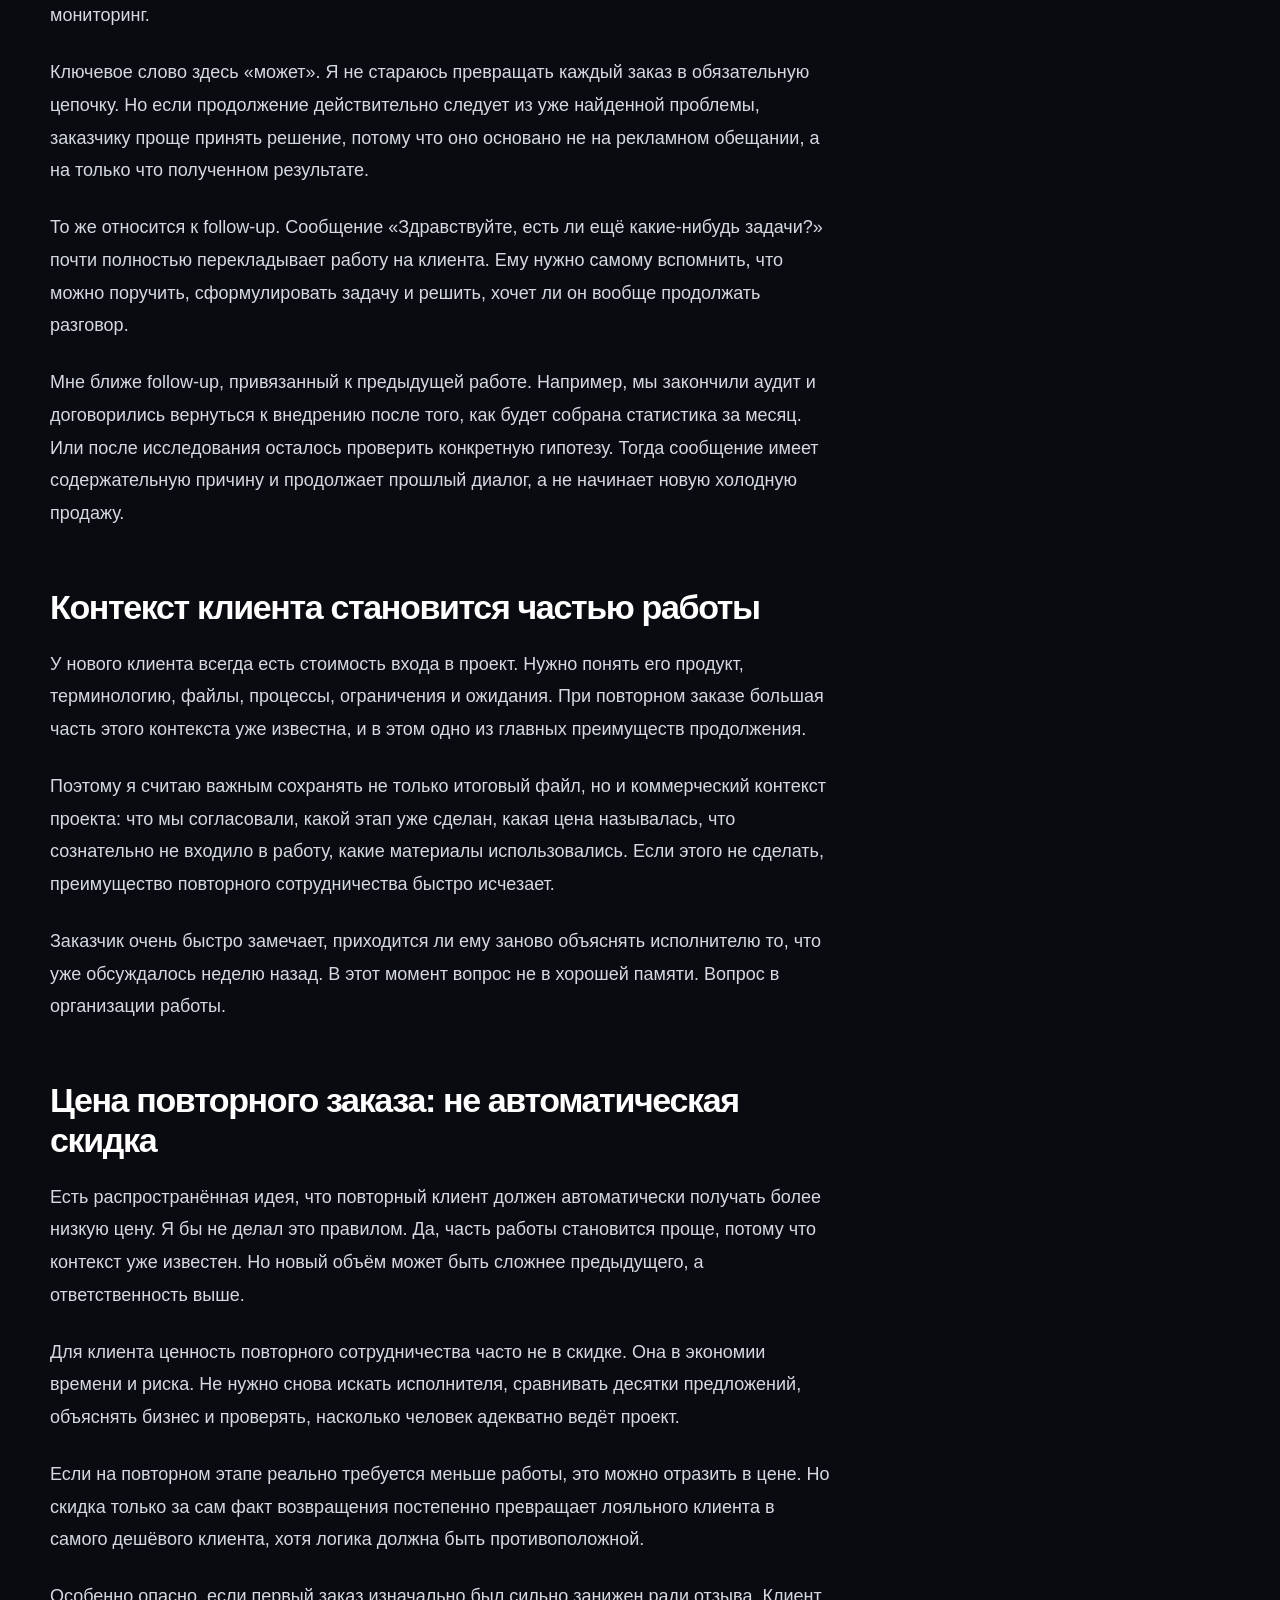
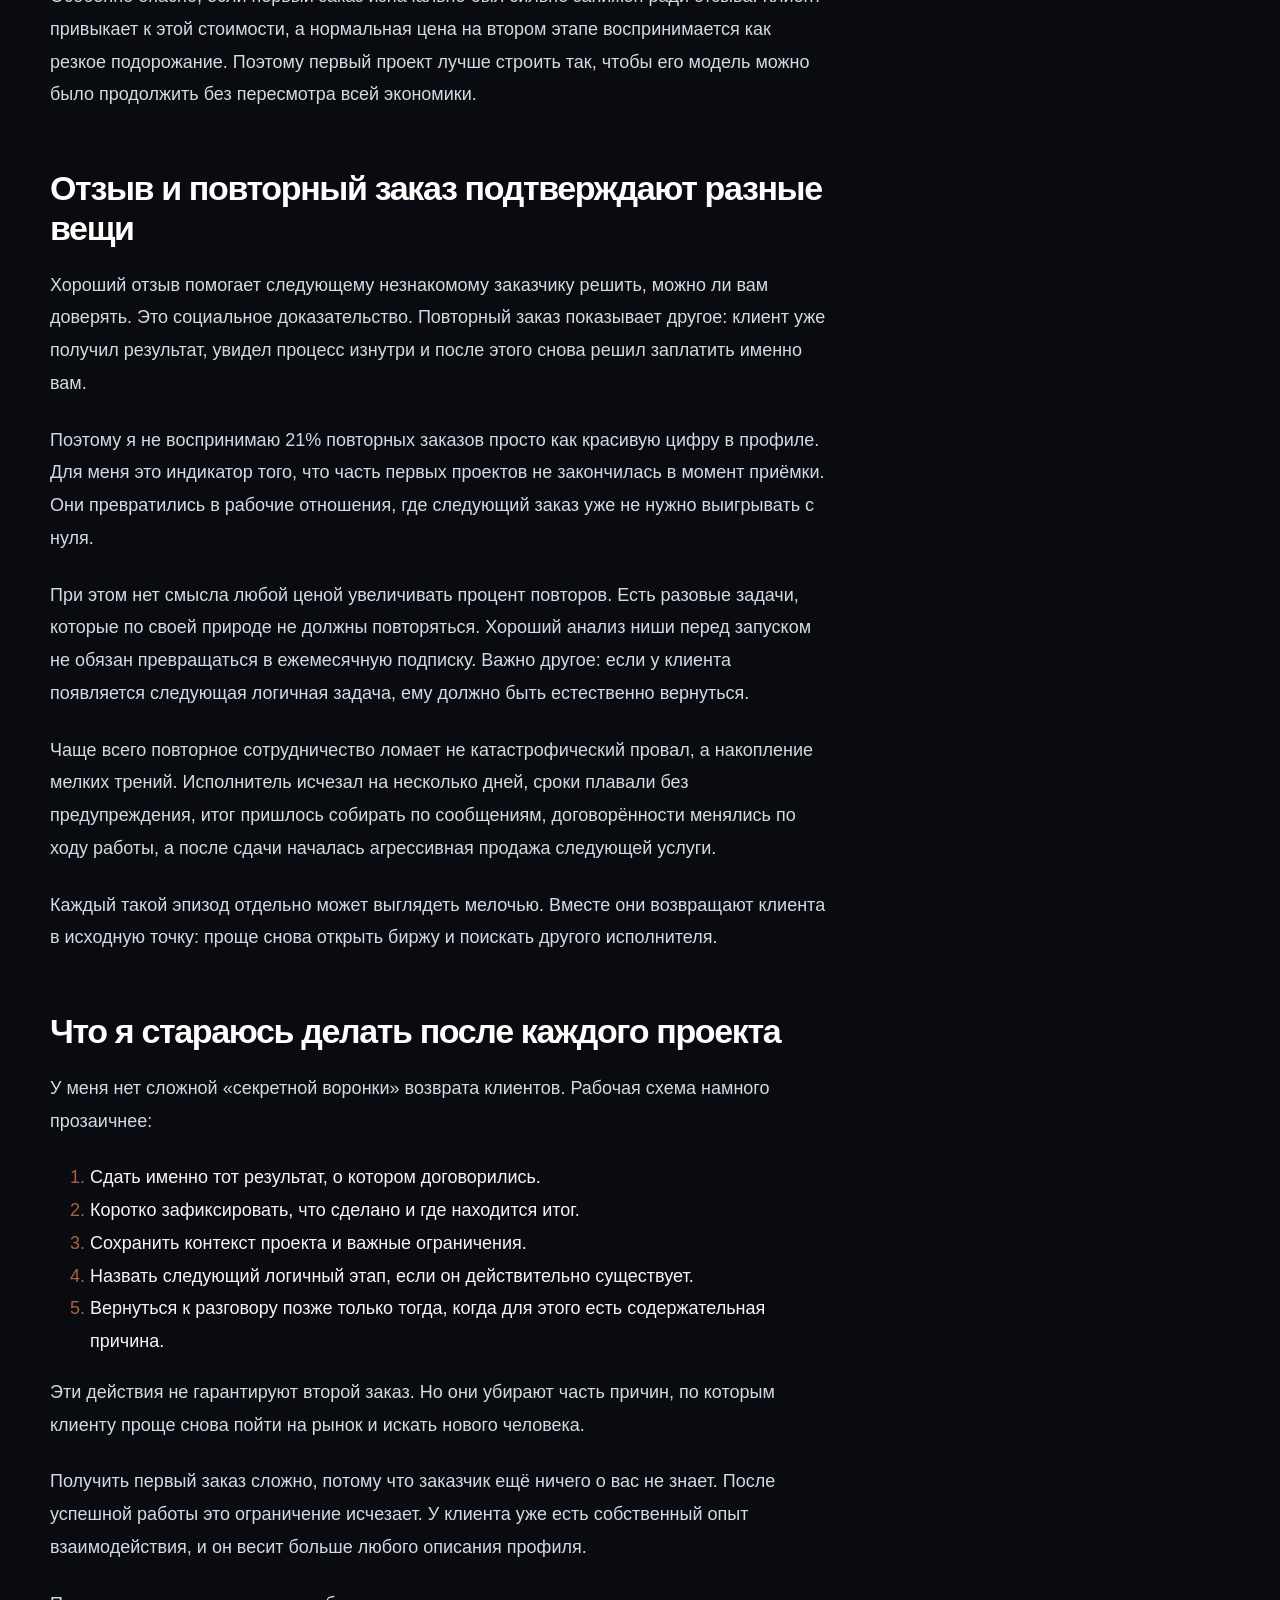
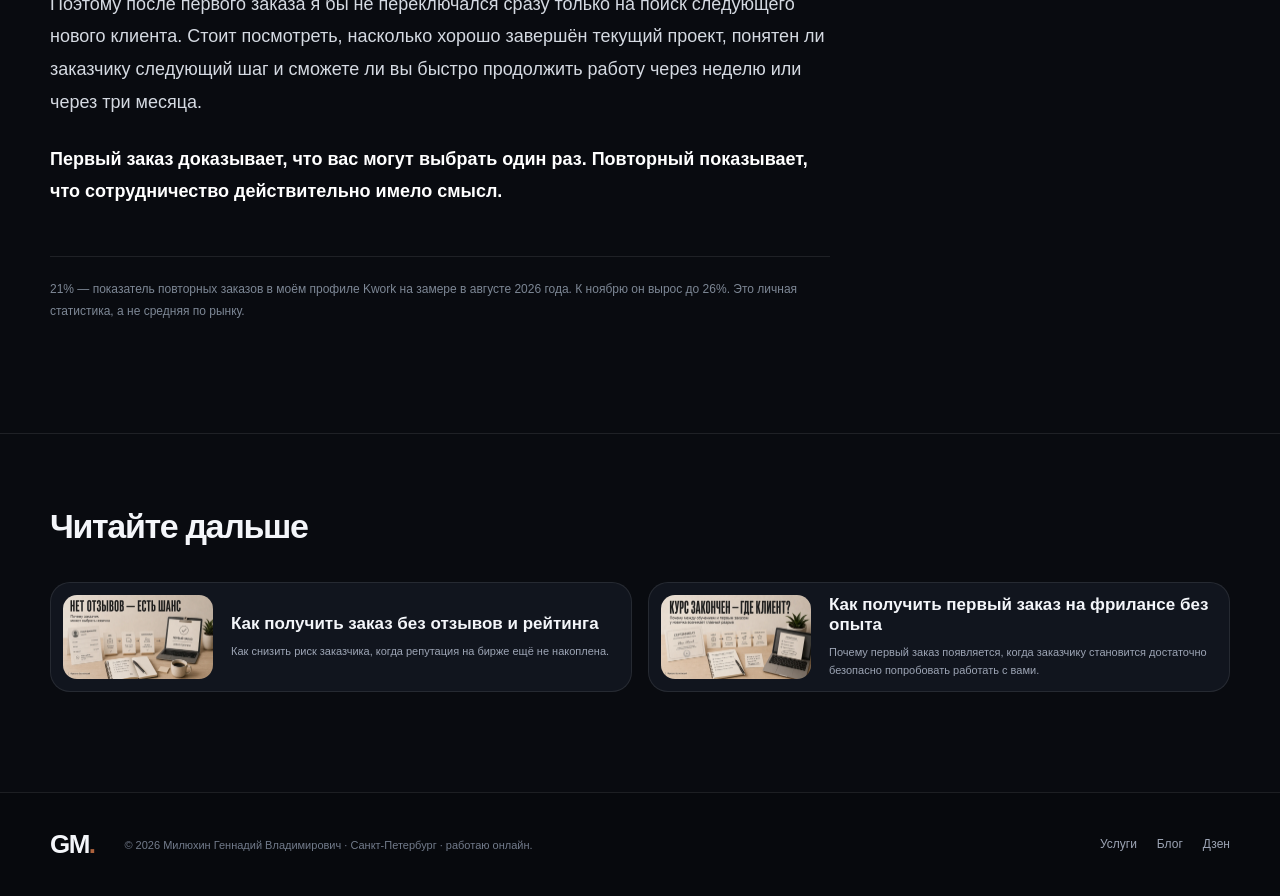
<file: blog/kak-poluchit-povtornyy-zakaz-na-frilanse/index.html>
<!DOCTYPE html>
<html lang="ru"><head><meta charset="utf-8"/><meta content="width=device-width,initial-scale=1.0" name="viewport"/><title>Как получить повторный заказ от клиента на фрилансе — Геннадий Милюхин</title><meta content="Как превратить первый проект в повторное сотрудничество: завершение работы, следующий этап, сохранение контекста и ненавязчивый follow-up." name="description"/><meta content="Милюхин Геннадий Владимирович" name="author"/><meta content="index, follow" name="robots"/><link href="https://milukhin.ru/blog/kak-poluchit-povtornyy-zakaz-na-frilanse/" rel="canonical"/><meta content="ru_RU" property="og:locale"/><meta content="article" property="og:type"/><meta content="Как получить повторный заказ от клиента на фрилансе — Геннадий Милюхин" property="og:title"/><meta content="Как превратить первый проект в повторное сотрудничество: завершение работы, следующий этап, сохранение контекста и ненавязчивый follow-up." property="og:description"/><meta content="https://milukhin.ru/blog/kak-poluchit-povtornyy-zakaz-na-frilanse/" property="og:url"/><meta content="https://milukhin.ru/blog/images/repeat-client.webp" property="og:image"/><meta content="Каждый пятый мой заказ — повторный" property="og:image:alt"/><meta content="summary_large_image" name="twitter:card"/><link href="/blog/styles.css" rel="stylesheet"/><script type="application/ld+json">{"@context":"https://schema.org","@graph":[{"@type":"BlogPosting","@id":"https://milukhin.ru/blog/kak-poluchit-povtornyy-zakaz-na-frilanse/#article","mainEntityOfPage":"https://milukhin.ru/blog/kak-poluchit-povtornyy-zakaz-na-frilanse/","headline":"Как получить повторный заказ от клиента на фрилансе","description":"Как превратить первый проект в повторное сотрудничество: завершение работы, следующий этап, сохранение контекста и ненавязчивый follow-up.","image":"https://milukhin.ru/blog/images/repeat-client.webp","datePublished":"2026-08-31","dateModified":"2026-08-31","inLanguage":"ru-RU","author":{"@type":"Person","@id":"https://milukhin.ru/#gennady","name":"Милюхин Геннадий Владимирович","url":"https://milukhin.ru/"},"publisher":{"@id":"https://milukhin.ru/#gennady"}},{"@type":"BreadcrumbList","itemListElement":[{"@type":"ListItem","position":1,"name":"Главная","item":"https://milukhin.ru/"},{"@type":"ListItem","position":2,"name":"Блог","item":"https://milukhin.ru/blog/"},{"@type":"ListItem","position":3,"name":"Как получить повторный заказ от клиента на фрилансе","item":"https://milukhin.ru/blog/kak-poluchit-povtornyy-zakaz-na-frilanse/"}]}]}</script></head><body><a class="skip-link" href="#main">Перейти к содержанию</a><header class="site-header"><div class="shell nav-wrap"><a aria-label="Геннадий Милюхин — на главную" class="brand" href="/">GM<span>.</span></a><button aria-expanded="false" aria-label="Открыть меню" class="menu-toggle" type="button">☰</button><nav class="nav-links"><a href="/">Сайт</a><a href="/services/">Услуги</a><a aria-current="page" href="/blog/">Блог</a><a href="https://dzen.ru/id/6a1c74f768ef497e3aacd4bc" rel="noreferrer" target="_blank">Дзен</a></nav><a class="button button-primary nav-cta" href="https://t.me/miluchin" rel="noreferrer" target="_blank">Написать</a></div></header><main id="main"><section class="article-hero"><div class="shell"><nav aria-label="Хлебные крошки" class="breadcrumbs"><a href="/">Главная</a><span>›</span><a href="/blog/">Блог</a><span>›</span><span>Повторные клиенты</span></nav><span class="article-kicker">Повторные клиенты</span><h1 class="article-title">Как получить повторный заказ от клиента на фрилансе</h1><p class="article-lead">На замере в августе 2026 года 21% моих заказов на Kwork были повторными. Разбираю, что помогает первому проекту не закончиться в момент приёмки.</p><div class="article-byline"><strong>Геннадий Милюхин</strong><span>·</span><time datetime="2026-08-31">31 августа 2026</time><span>·</span><span>10 мин чтения</span></div><img alt="Каждый пятый мой заказ — повторный. Что я понял о клиентах на фрилансе" class="article-cover" height="675" src="/blog/images/repeat-client.webp" width="1200"/></div></section><div class="shell article-wrap"><article class="article-body">
<p>Когда человек только выходит на фриланс, вся логика обычно крутится вокруг первого заказа. Как оформить профиль, что показать в портфолио, сколько поставить цену, что написать в отклике. Это действительно важный этап, но он решает только одну задачу: помогает один раз пройти от незнакомого заказчика до оплаченной работы.</p>
<p>Стабильность начинается позже. На замере в августе 2026 года в моём профиле Kwork 21% заказов были повторными. То есть примерно каждый пятый заказ приходил от клиента, с которым мы уже работали. Я не считаю эту цифру универсальной нормой рынка, но для меня она оказалась важнее, чем просто очередное увеличение счётчика выполненных работ.</p>
<p>Повторный клиент уже знает, как я работаю, а я знаю его задачу, ограничения и способ принимать результат. Нам не нужно заново проходить всю цепочку доверия. Поэтому первый проект я всё чаще воспринимаю не как отдельную сделку, а как возможное начало следующих этапов.</p>
<div class="article-note"><strong>Первый заказ показывает, что клиент однажды решил рискнуть. Повторный показывает, что после реального опыта работы он снова выбрал того же исполнителя.</strong></div>
<h2>Повторный заказ начинается до сдачи первого</h2>
<p>Клиент возвращается не потому, что ему понравилось вежливое сообщение после оплаты. Основная причина формируется во время самой работы. Насколько точно определён объём, были ли сюрпризы по срокам, приходилось ли заказчику постоянно уточнять статус, совпал ли результат с тем, о чём договаривались в начале.</p>
<p>Особенно это заметно в аналитике и автоматизации. Если границы задачи размыты, в конце легко получить спор о том, что именно должно было входить в работу. Даже хороший результат тогда оставляет неприятный осадок, и вероятность продолжения снижается.</p>
<p>Поэтому для меня важна понятная граница этапа. Аудит должен закончиться аудитом и приоритетами. Исследование должно дать данные, выводы и решение. Прототип должен быть прототипом, а не обещанием незаметно превратить его в готовую систему в рамках той же цены.</p>
<p>Есть большая разница между сообщением «готово, файл прикрепил» и нормальным завершением проекта. Во втором случае заказчик понимает, что сделано, где лежит результат, какие выводы важны и что осталось за рамками текущего этапа.</p>
<p>Я стараюсь заканчивать работу короткой фиксацией: что было задачей, что выполнено, какой результат получен, на что обратить внимание дальше. Это особенно полезно, когда проект состоит из таблиц, аналитических материалов, технических файлов или нескольких связанных документов. Через месяц не приходится восстанавливать смысл по длинной переписке.</p>
<h2>Следующий этап должен быть логическим продолжением</h2>
<p>После хорошего проекта легко испортить впечатление слишком активной допродажей. Если сразу после сдачи аудита предложить пять новых услуг, клиент начинает чувствовать, что первая работа была только поводом открыть продажу второй.</p>
<p>Другой подход работает спокойнее. Если в ходе исследования стало понятно, что проблема в позиционировании, это можно зафиксировать как следующий возможный этап. Если аудит показал технические ошибки, логично отдельно обсудить внедрение. Если разовая выгрузка данных показала ценность регулярного контроля, следующим шагом может стать мониторинг.</p>
<p>Ключевое слово здесь «может». Я не стараюсь превращать каждый заказ в обязательную цепочку. Но если продолжение действительно следует из уже найденной проблемы, заказчику проще принять решение, потому что оно основано не на рекламном обещании, а на только что полученном результате.</p>
<p>То же относится к follow-up. Сообщение «Здравствуйте, есть ли ещё какие-нибудь задачи?» почти полностью перекладывает работу на клиента. Ему нужно самому вспомнить, что можно поручить, сформулировать задачу и решить, хочет ли он вообще продолжать разговор.</p>
<p>Мне ближе follow-up, привязанный к предыдущей работе. Например, мы закончили аудит и договорились вернуться к внедрению после того, как будет собрана статистика за месяц. Или после исследования осталось проверить конкретную гипотезу. Тогда сообщение имеет содержательную причину и продолжает прошлый диалог, а не начинает новую холодную продажу.</p>
<h2>Контекст клиента становится частью работы</h2>
<p>У нового клиента всегда есть стоимость входа в проект. Нужно понять его продукт, терминологию, файлы, процессы, ограничения и ожидания. При повторном заказе большая часть этого контекста уже известна, и в этом одно из главных преимуществ продолжения.</p>
<p>Поэтому я считаю важным сохранять не только итоговый файл, но и коммерческий контекст проекта: что мы согласовали, какой этап уже сделан, какая цена называлась, что сознательно не входило в работу, какие материалы использовались. Если этого не сделать, преимущество повторного сотрудничества быстро исчезает.</p>
<p>Заказчик очень быстро замечает, приходится ли ему заново объяснять исполнителю то, что уже обсуждалось неделю назад. В этот момент вопрос не в хорошей памяти. Вопрос в организации работы.</p>
<h2>Цена повторного заказа: не автоматическая скидка</h2>
<p>Есть распространённая идея, что повторный клиент должен автоматически получать более низкую цену. Я бы не делал это правилом. Да, часть работы становится проще, потому что контекст уже известен. Но новый объём может быть сложнее предыдущего, а ответственность выше.</p>
<p>Для клиента ценность повторного сотрудничества часто не в скидке. Она в экономии времени и риска. Не нужно снова искать исполнителя, сравнивать десятки предложений, объяснять бизнес и проверять, насколько человек адекватно ведёт проект.</p>
<p>Если на повторном этапе реально требуется меньше работы, это можно отразить в цене. Но скидка только за сам факт возвращения постепенно превращает лояльного клиента в самого дешёвого клиента, хотя логика должна быть противоположной.</p>
<p>Особенно опасно, если первый заказ изначально был сильно занижен ради отзыва. Клиент привыкает к этой стоимости, а нормальная цена на втором этапе воспринимается как резкое подорожание. Поэтому первый проект лучше строить так, чтобы его модель можно было продолжить без пересмотра всей экономики.</p>
<h2>Отзыв и повторный заказ подтверждают разные вещи</h2>
<p>Хороший отзыв помогает следующему незнакомому заказчику решить, можно ли вам доверять. Это социальное доказательство. Повторный заказ показывает другое: клиент уже получил результат, увидел процесс изнутри и после этого снова решил заплатить именно вам.</p>
<p>Поэтому я не воспринимаю 21% повторных заказов просто как красивую цифру в профиле. Для меня это индикатор того, что часть первых проектов не закончилась в момент приёмки. Они превратились в рабочие отношения, где следующий заказ уже не нужно выигрывать с нуля.</p>
<p>При этом нет смысла любой ценой увеличивать процент повторов. Есть разовые задачи, которые по своей природе не должны повторяться. Хороший анализ ниши перед запуском не обязан превращаться в ежемесячную подписку. Важно другое: если у клиента появляется следующая логичная задача, ему должно быть естественно вернуться.</p>
<p>Чаще всего повторное сотрудничество ломает не катастрофический провал, а накопление мелких трений. Исполнитель исчезал на несколько дней, сроки плавали без предупреждения, итог пришлось собирать по сообщениям, договорённости менялись по ходу работы, а после сдачи началась агрессивная продажа следующей услуги.</p>
<p>Каждый такой эпизод отдельно может выглядеть мелочью. Вместе они возвращают клиента в исходную точку: проще снова открыть биржу и поискать другого исполнителя.</p>
<h2>Что я стараюсь делать после каждого проекта</h2>
<p>У меня нет сложной «секретной воронки» возврата клиентов. Рабочая схема намного прозаичнее:</p>
<ol><li>Сдать именно тот результат, о котором договорились.</li><li>Коротко зафиксировать, что сделано и где находится итог.</li><li>Сохранить контекст проекта и важные ограничения.</li><li>Назвать следующий логичный этап, если он действительно существует.</li><li>Вернуться к разговору позже только тогда, когда для этого есть содержательная причина.</li></ol>
<p>Эти действия не гарантируют второй заказ. Но они убирают часть причин, по которым клиенту проще снова пойти на рынок и искать нового человека.</p>
<p>Получить первый заказ сложно, потому что заказчик ещё ничего о вас не знает. После успешной работы это ограничение исчезает. У клиента уже есть собственный опыт взаимодействия, и он весит больше любого описания профиля.</p>
<p>Поэтому после первого заказа я бы не переключался сразу только на поиск следующего нового клиента. Стоит посмотреть, насколько хорошо завершён текущий проект, понятен ли заказчику следующий шаг и сможете ли вы быстро продолжить работу через неделю или через три месяца.</p>
<p><strong>Первый заказ доказывает, что вас могут выбрать один раз. Повторный показывает, что сотрудничество действительно имело смысл.</strong></p>
<div class="article-sources">21% — показатель повторных заказов в моём профиле Kwork на замере в августе 2026 года. К ноябрю он вырос до 26%. Это личная статистика, а не средняя по рынку.</div>
</article><aside class="article-sidebar"><div class="side-card"><small>Фриланс без иллюзий</small><h3>Первый заказ уже есть, а дальше непонятно?</h3><p>Можно разобрать услугу, коммуникацию с клиентом и следующий этап без навязчивых продаж.</p><a class="button button-primary" href="https://t.me/miluchin" rel="noreferrer" target="_blank">Написать в Telegram</a></div><div class="side-card"><small>Цепочка</small><h3>От первого заказа к повторному</h3><p>Кейс → профиль → отклик → первый заказ → отзыв → повторный клиент.</p><a class="button button-ghost" href="/blog/">Все статьи</a></div></aside></div><section class="related"><div class="shell"><h2>Читайте дальше</h2><div class="related-grid"><a class="related-card" href="/blog/zakaz-bez-otzyvov-i-reytinga/"><img alt="Как получить заказ без отзывов и рейтинга" loading="lazy" src="/blog/images/no-reviews.webp"/><div><h3>Как получить заказ без отзывов и рейтинга</h3><p>Как снизить риск заказчика, когда репутация на бирже ещё не накоплена.</p></div></a><a class="related-card" href="/blog/kak-poluchit-pervyy-zakaz-na-frilanse-bez-opyta/"><img alt="Как получить первый заказ на фрилансе без опыта" loading="lazy" src="/blog/images/first-order.webp"/><div><h3>Как получить первый заказ на фрилансе без опыта</h3><p>Почему первый заказ появляется, когда заказчику становится достаточно безопасно попробовать работать с вами.</p></div></a></div></div></section></main><footer class="footer"><div class="shell footer-row"><a class="brand" href="/">GM<span>.</span></a><p>© 2026 Милюхин Геннадий Владимирович · Санкт-Петербург · работаю онлайн.</p><div class="footer-links"><a href="/services/">Услуги</a><a href="/blog/">Блог</a><a href="https://dzen.ru/id/6a1c74f768ef497e3aacd4bc" rel="noreferrer" target="_blank">Дзен</a></div></div></footer><script defer="" src="/blog/script.js"></script><script src="/js/analytics.js"></script>
</body></html>
</file>
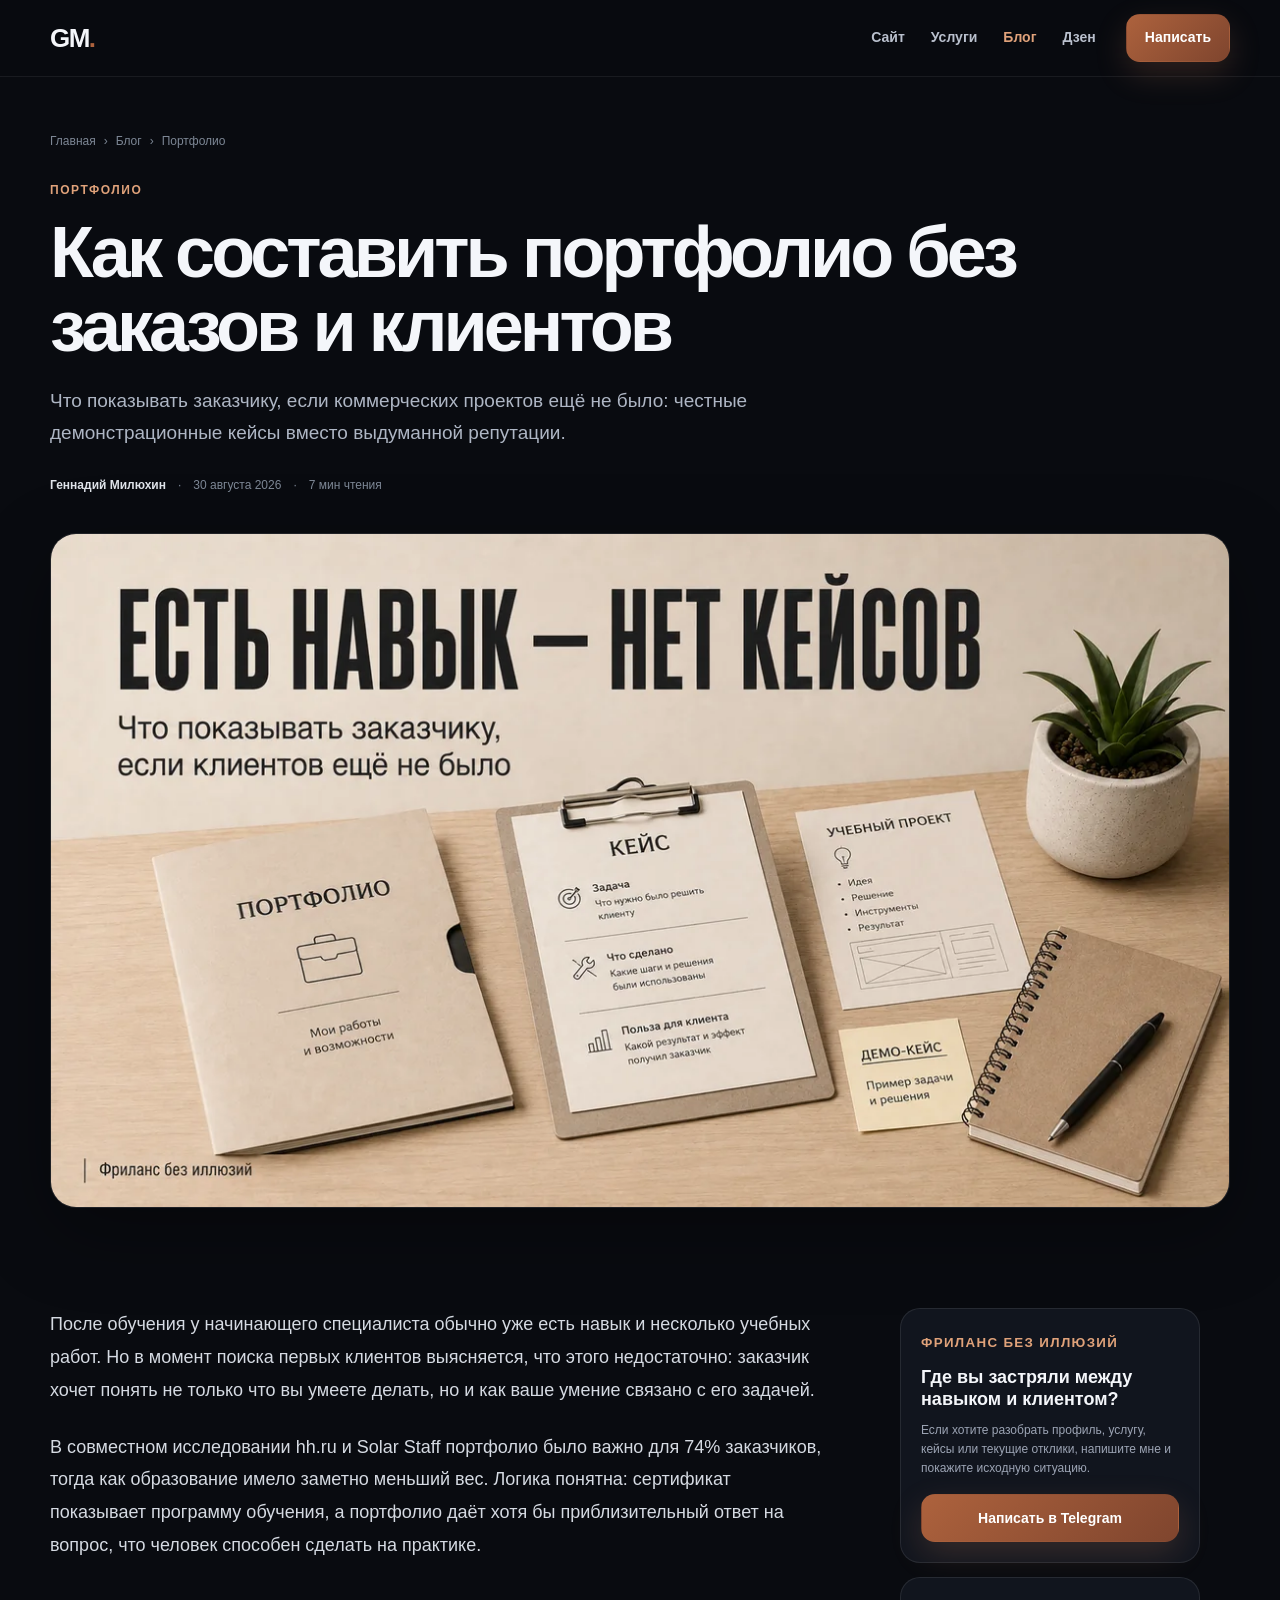
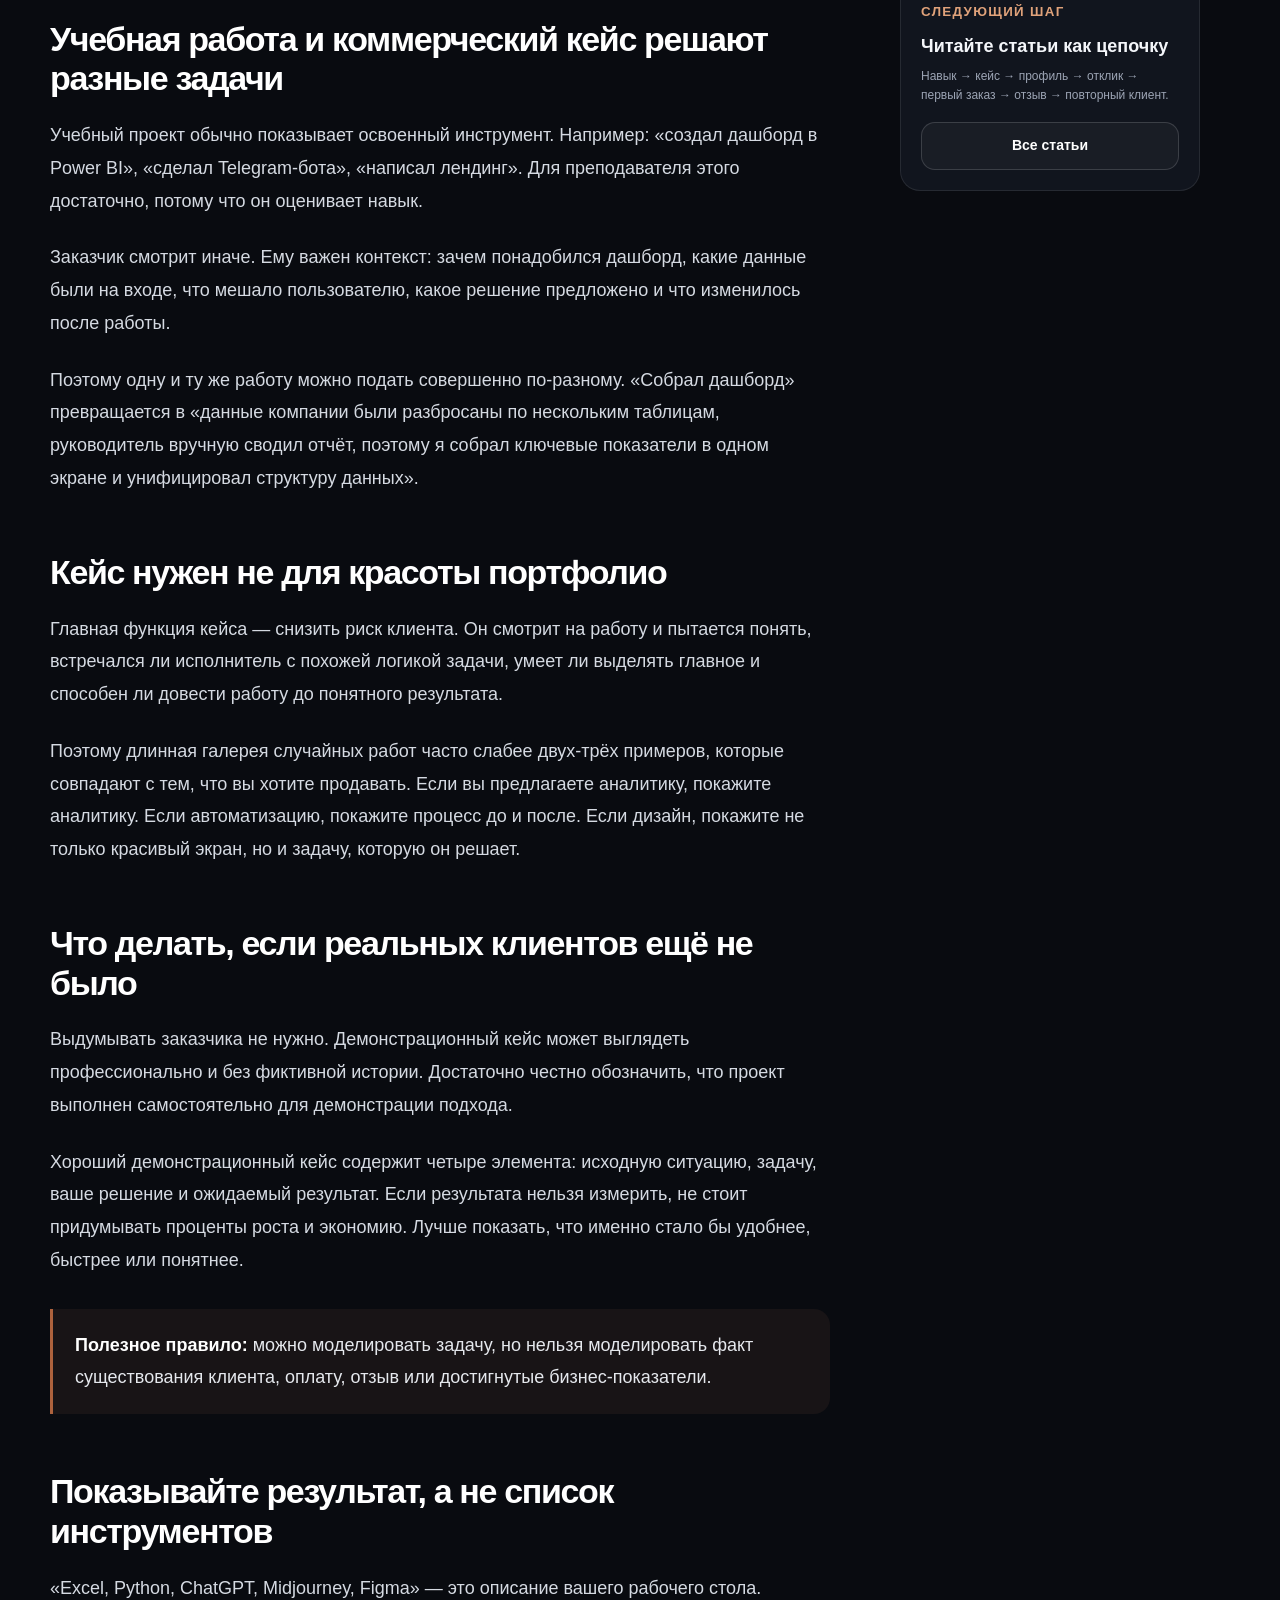
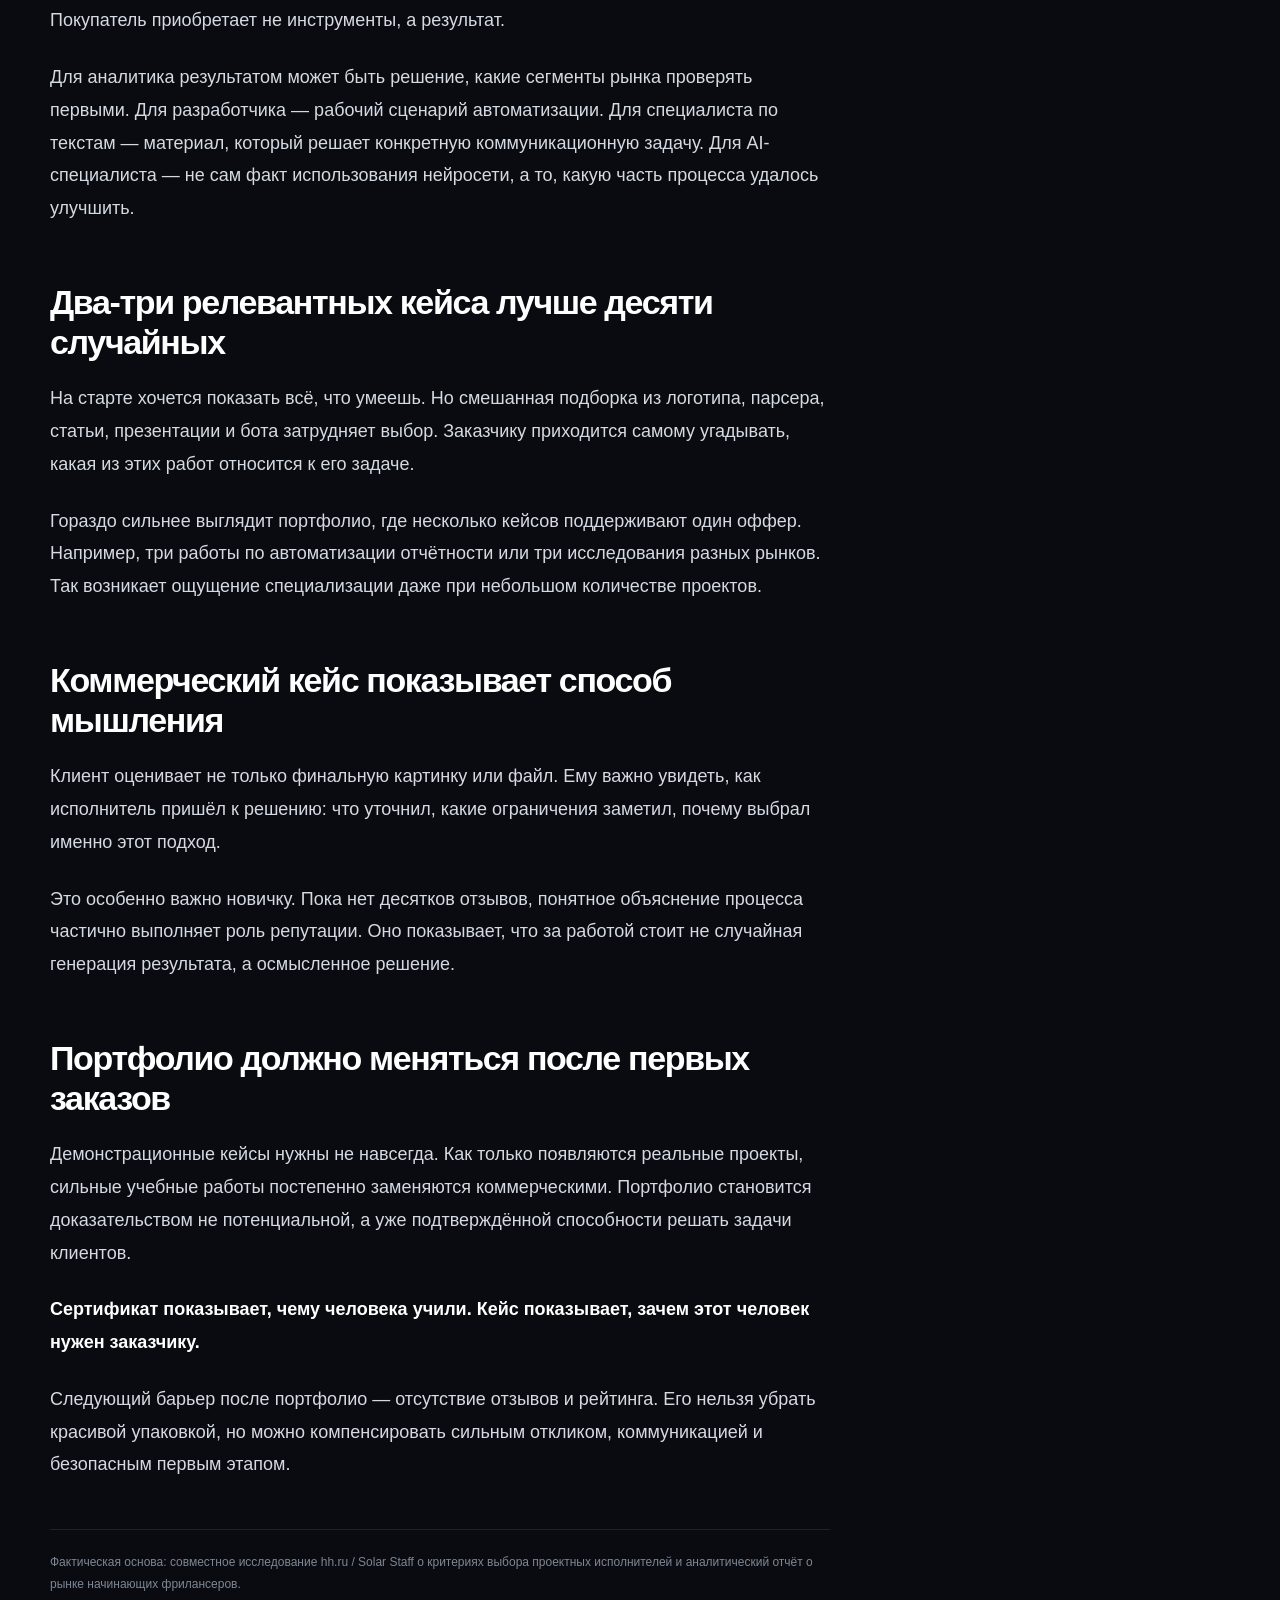
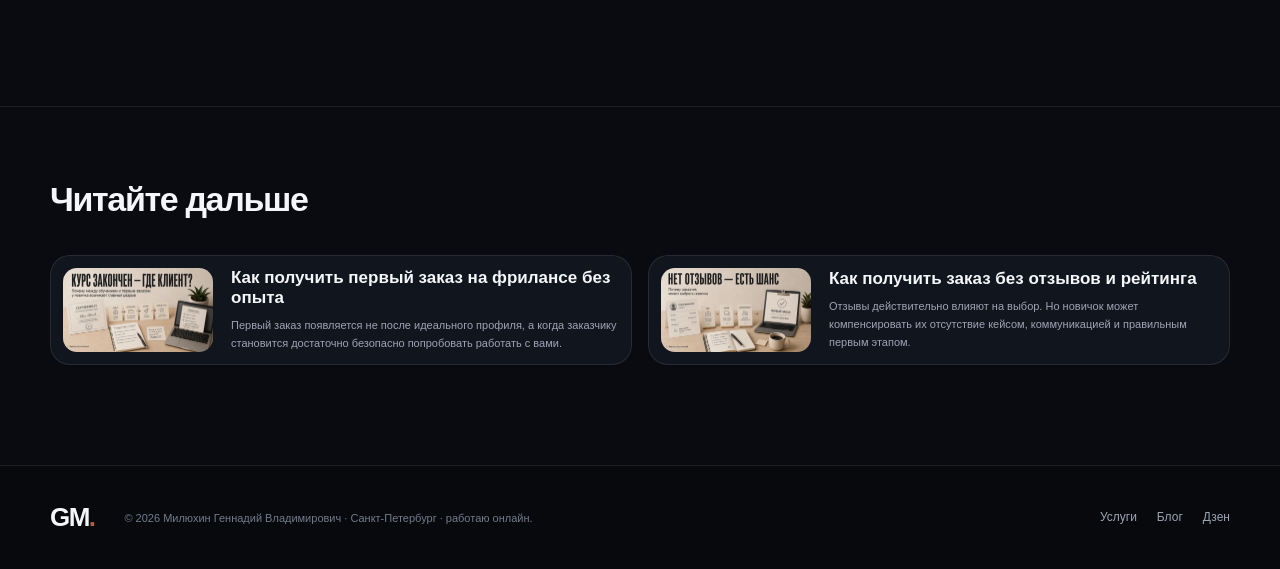
<file: blog/portfolio-bez-zakazov/index.html>
<!doctype html><html lang="ru"><head><meta charset="UTF-8"><meta name="viewport" content="width=device-width,initial-scale=1.0"><title>Как составить портфолио без заказов и клиентов — Геннадий Милюхин</title><meta name="description" content="Как собрать портфолио новичку без клиентов: учебные и демонстрационные кейсы, структура коммерческого кейса и примеры подачи результата."><meta name="author" content="Милюхин Геннадий Владимирович"><meta name="robots" content="index, follow"><link rel="canonical" href="https://milukhin.ru/blog/portfolio-bez-zakazov/"><meta property="og:locale" content="ru_RU"><meta property="og:type" content="article"><meta property="og:title" content="Как составить портфолио без заказов и клиентов — Геннадий Милюхин"><meta property="og:description" content="Как собрать портфолио новичку без клиентов: учебные и демонстрационные кейсы, структура коммерческого кейса и примеры подачи результата."><meta property="og:url" content="https://milukhin.ru/blog/portfolio-bez-zakazov/"><meta property="og:image" content="https://milukhin.ru/blog/images/portfolio.webp"><meta property="og:image:alt" content="Как составить портфолио без заказов и клиентов — Геннадий Милюхин"><meta name="twitter:card" content="summary_large_image"><link rel="stylesheet" href="/blog/styles.css"><script type="application/ld+json">{"@context":"https://schema.org","@graph":[{"@type":"BlogPosting","@id":"https://milukhin.ru/blog/portfolio-bez-zakazov/#article","mainEntityOfPage":"https://milukhin.ru/blog/portfolio-bez-zakazov/","headline":"Как составить портфолио без заказов и клиентов","description":"Как собрать портфолио новичку без клиентов: учебные и демонстрационные кейсы, структура коммерческого кейса и примеры подачи результата.","image":"https://milukhin.ru/blog/images/portfolio.webp","datePublished":"2026-08-30","dateModified":"2026-08-30","inLanguage":"ru-RU","author":{"@type":"Person","@id":"https://milukhin.ru/#gennady","name":"Милюхин Геннадий Владимирович","url":"https://milukhin.ru/"},"publisher":{"@id":"https://milukhin.ru/#gennady"}},{"@type":"BreadcrumbList","itemListElement":[{"@type":"ListItem","position":1,"name":"Главная","item":"https://milukhin.ru/"},{"@type":"ListItem","position":2,"name":"Блог","item":"https://milukhin.ru/blog/"},{"@type":"ListItem","position":3,"name":"Как составить портфолио без заказов и клиентов","item":"https://milukhin.ru/blog/portfolio-bez-zakazov/"}]}]}</script></head><body><a class="skip-link" href="#main">Перейти к содержанию</a><header class="site-header"><div class="shell nav-wrap"><a class="brand" href="/" aria-label="Геннадий Милюхин — на главную">GM<span>.</span></a><button class="menu-toggle" type="button" aria-label="Открыть меню" aria-expanded="false">☰</button><nav class="nav-links"><a href="/">Сайт</a><a href="/services/">Услуги</a><a href="/blog/" aria-current="page">Блог</a><a href="https://dzen.ru/id/6a1c74f768ef497e3aacd4bc" target="_blank" rel="noreferrer">Дзен</a></nav><a class="button button-primary nav-cta" href="https://t.me/miluchin" target="_blank" rel="noreferrer">Написать</a></div></header><main id="main"><section class="article-hero"><div class="shell"><nav class="breadcrumbs" aria-label="Хлебные крошки"><a href="/">Главная</a><span>›</span><a href="/blog/">Блог</a><span>›</span><span>Портфолио</span></nav><span class="article-kicker">Портфолио</span><h1 class="article-title">Как составить портфолио без заказов и клиентов</h1><p class="article-lead">Что показывать заказчику, если коммерческих проектов ещё не было: честные демонстрационные кейсы вместо выдуманной репутации.</p><div class="article-byline"><strong>Геннадий Милюхин</strong><span>·</span><time datetime="2026-08-30">30 августа 2026</time><span>·</span><span>7 мин чтения</span></div><img class="article-cover" src="/blog/images/portfolio.webp" width="1200" height="675" alt="Как составить портфолио без заказов и клиентов"></div></section><div class="shell article-wrap"><article class="article-body"><p>После обучения у начинающего специалиста обычно уже есть навык и несколько учебных работ. Но в момент поиска первых клиентов выясняется, что этого недостаточно: заказчик хочет понять не только что вы умеете делать, но и как ваше умение связано с его задачей.</p>
<p>В совместном исследовании hh.ru и Solar Staff портфолио было важно для 74% заказчиков, тогда как образование имело заметно меньший вес. Логика понятна: сертификат показывает программу обучения, а портфолио даёт хотя бы приблизительный ответ на вопрос, что человек способен сделать на практике.</p>
<h2>Учебная работа и коммерческий кейс решают разные задачи</h2>
<p>Учебный проект обычно показывает освоенный инструмент. Например: «создал дашборд в Power BI», «сделал Telegram-бота», «написал лендинг». Для преподавателя этого достаточно, потому что он оценивает навык.</p>
<p>Заказчик смотрит иначе. Ему важен контекст: зачем понадобился дашборд, какие данные были на входе, что мешало пользователю, какое решение предложено и что изменилось после работы.</p>
<p>Поэтому одну и ту же работу можно подать совершенно по-разному. «Собрал дашборд» превращается в «данные компании были разбросаны по нескольким таблицам, руководитель вручную сводил отчёт, поэтому я собрал ключевые показатели в одном экране и унифицировал структуру данных».</p>
<h2>Кейс нужен не для красоты портфолио</h2>
<p>Главная функция кейса — снизить риск клиента. Он смотрит на работу и пытается понять, встречался ли исполнитель с похожей логикой задачи, умеет ли выделять главное и способен ли довести работу до понятного результата.</p>
<p>Поэтому длинная галерея случайных работ часто слабее двух-трёх примеров, которые совпадают с тем, что вы хотите продавать. Если вы предлагаете аналитику, покажите аналитику. Если автоматизацию, покажите процесс до и после. Если дизайн, покажите не только красивый экран, но и задачу, которую он решает.</p>
<h2>Что делать, если реальных клиентов ещё не было</h2>
<p>Выдумывать заказчика не нужно. Демонстрационный кейс может выглядеть профессионально и без фиктивной истории. Достаточно честно обозначить, что проект выполнен самостоятельно для демонстрации подхода.</p>
<p>Хороший демонстрационный кейс содержит четыре элемента: исходную ситуацию, задачу, ваше решение и ожидаемый результат. Если результата нельзя измерить, не стоит придумывать проценты роста и экономию. Лучше показать, что именно стало бы удобнее, быстрее или понятнее.</p>
<div class="article-note"><strong>Полезное правило:</strong> можно моделировать задачу, но нельзя моделировать факт существования клиента, оплату, отзыв или достигнутые бизнес-показатели.</div>
<h2>Показывайте результат, а не список инструментов</h2>
<p>«Excel, Python, ChatGPT, Midjourney, Figma» — это описание вашего рабочего стола. Покупатель приобретает не инструменты, а результат.</p>
<p>Для аналитика результатом может быть решение, какие сегменты рынка проверять первыми. Для разработчика — рабочий сценарий автоматизации. Для специалиста по текстам — материал, который решает конкретную коммуникационную задачу. Для AI-специалиста — не сам факт использования нейросети, а то, какую часть процесса удалось улучшить.</p>
<h2>Два-три релевантных кейса лучше десяти случайных</h2>
<p>На старте хочется показать всё, что умеешь. Но смешанная подборка из логотипа, парсера, статьи, презентации и бота затрудняет выбор. Заказчику приходится самому угадывать, какая из этих работ относится к его задаче.</p>
<p>Гораздо сильнее выглядит портфолио, где несколько кейсов поддерживают один оффер. Например, три работы по автоматизации отчётности или три исследования разных рынков. Так возникает ощущение специализации даже при небольшом количестве проектов.</p>
<h2>Коммерческий кейс показывает способ мышления</h2>
<p>Клиент оценивает не только финальную картинку или файл. Ему важно увидеть, как исполнитель пришёл к решению: что уточнил, какие ограничения заметил, почему выбрал именно этот подход.</p>
<p>Это особенно важно новичку. Пока нет десятков отзывов, понятное объяснение процесса частично выполняет роль репутации. Оно показывает, что за работой стоит не случайная генерация результата, а осмысленное решение.</p>
<h2>Портфолио должно меняться после первых заказов</h2>
<p>Демонстрационные кейсы нужны не навсегда. Как только появляются реальные проекты, сильные учебные работы постепенно заменяются коммерческими. Портфолио становится доказательством не потенциальной, а уже подтверждённой способности решать задачи клиентов.</p>
<p><strong>Сертификат показывает, чему человека учили. Кейс показывает, зачем этот человек нужен заказчику.</strong></p>
<p>Следующий барьер после портфолио — отсутствие отзывов и рейтинга. Его нельзя убрать красивой упаковкой, но можно компенсировать сильным откликом, коммуникацией и безопасным первым этапом.</p><div class="article-sources">Фактическая основа: совместное исследование hh.ru / Solar Staff о критериях выбора проектных исполнителей и аналитический отчёт о рынке начинающих фрилансеров.</div></article><aside class="article-sidebar"><div class="side-card"><small>Фриланс без иллюзий</small><h3>Где вы застряли между навыком и клиентом?</h3><p>Если хотите разобрать профиль, услугу, кейсы или текущие отклики, напишите мне и покажите исходную ситуацию.</p><a class="button button-primary" href="https://t.me/miluchin" target="_blank" rel="noreferrer">Написать в Telegram</a></div><div class="side-card"><small>Следующий шаг</small><h3>Читайте статьи как цепочку</h3><p>Навык → кейс → профиль → отклик → первый заказ → отзыв → повторный клиент.</p><a class="button button-ghost" href="/blog/">Все статьи</a></div></aside></div><section class="related"><div class="shell"><h2>Читайте дальше</h2><div class="related-grid"><a class="related-card" href="/blog/kak-poluchit-pervyy-zakaz-na-frilanse-bez-opyta/"><img src="/blog/images/first-order.webp" loading="lazy" alt="Как получить первый заказ на фрилансе без опыта"><div><h3>Как получить первый заказ на фрилансе без опыта</h3><p>Первый заказ появляется не после идеального профиля, а когда заказчику становится достаточно безопасно попробовать работать с вами.</p></div></a><a class="related-card" href="/blog/zakaz-bez-otzyvov-i-reytinga/"><img src="/blog/images/no-reviews.webp" loading="lazy" alt="Как получить заказ без отзывов и рейтинга"><div><h3>Как получить заказ без отзывов и рейтинга</h3><p>Отзывы действительно влияют на выбор. Но новичок может компенсировать их отсутствие кейсом, коммуникацией и правильным первым этапом.</p></div></a></div></div></section></main><footer class="footer"><div class="shell footer-row"><a class="brand" href="/">GM<span>.</span></a><p>© 2026 Милюхин Геннадий Владимирович · Санкт-Петербург · работаю онлайн.</p><div class="footer-links"><a href="/services/">Услуги</a><a href="/blog/">Блог</a><a href="https://dzen.ru/id/6a1c74f768ef497e3aacd4bc" target="_blank" rel="noreferrer">Дзен</a></div></div></footer><script src="/blog/script.js" defer></script><script src="/js/analytics.js"></script>
</body></html>
</file>
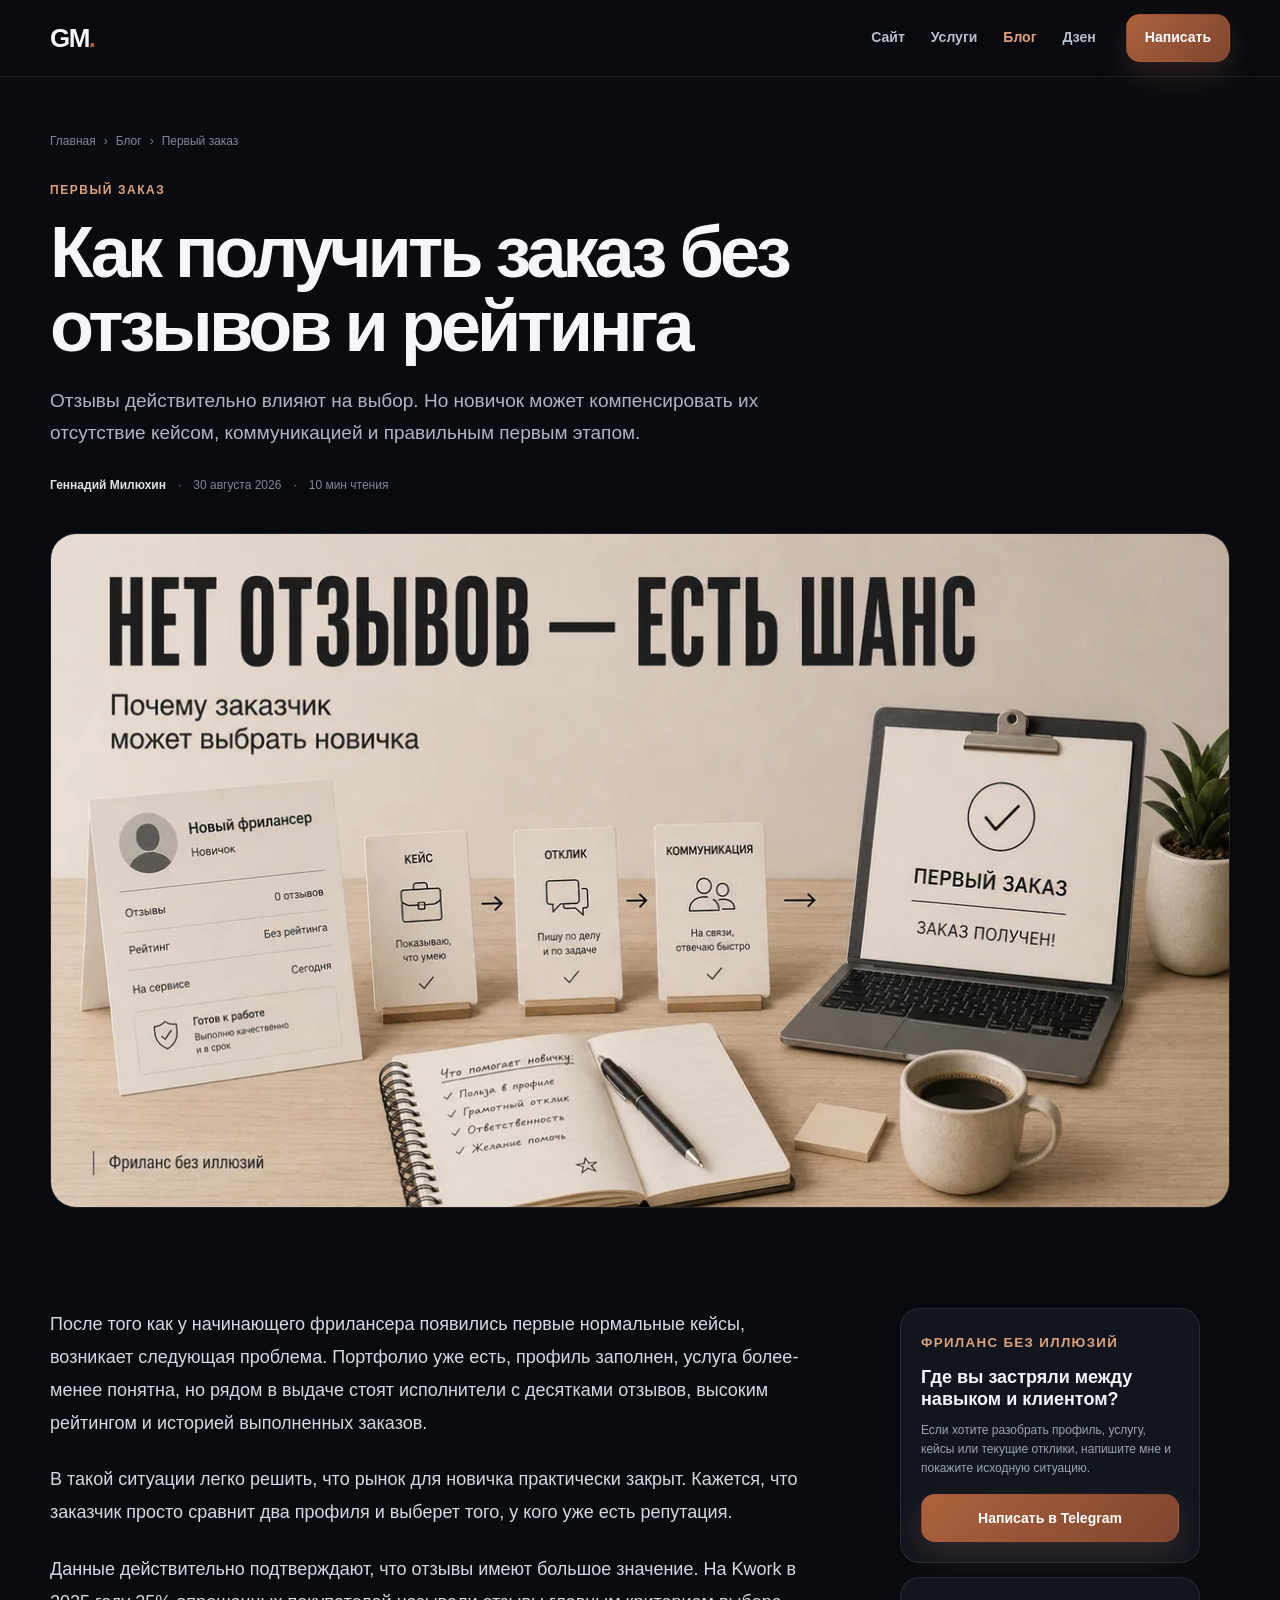
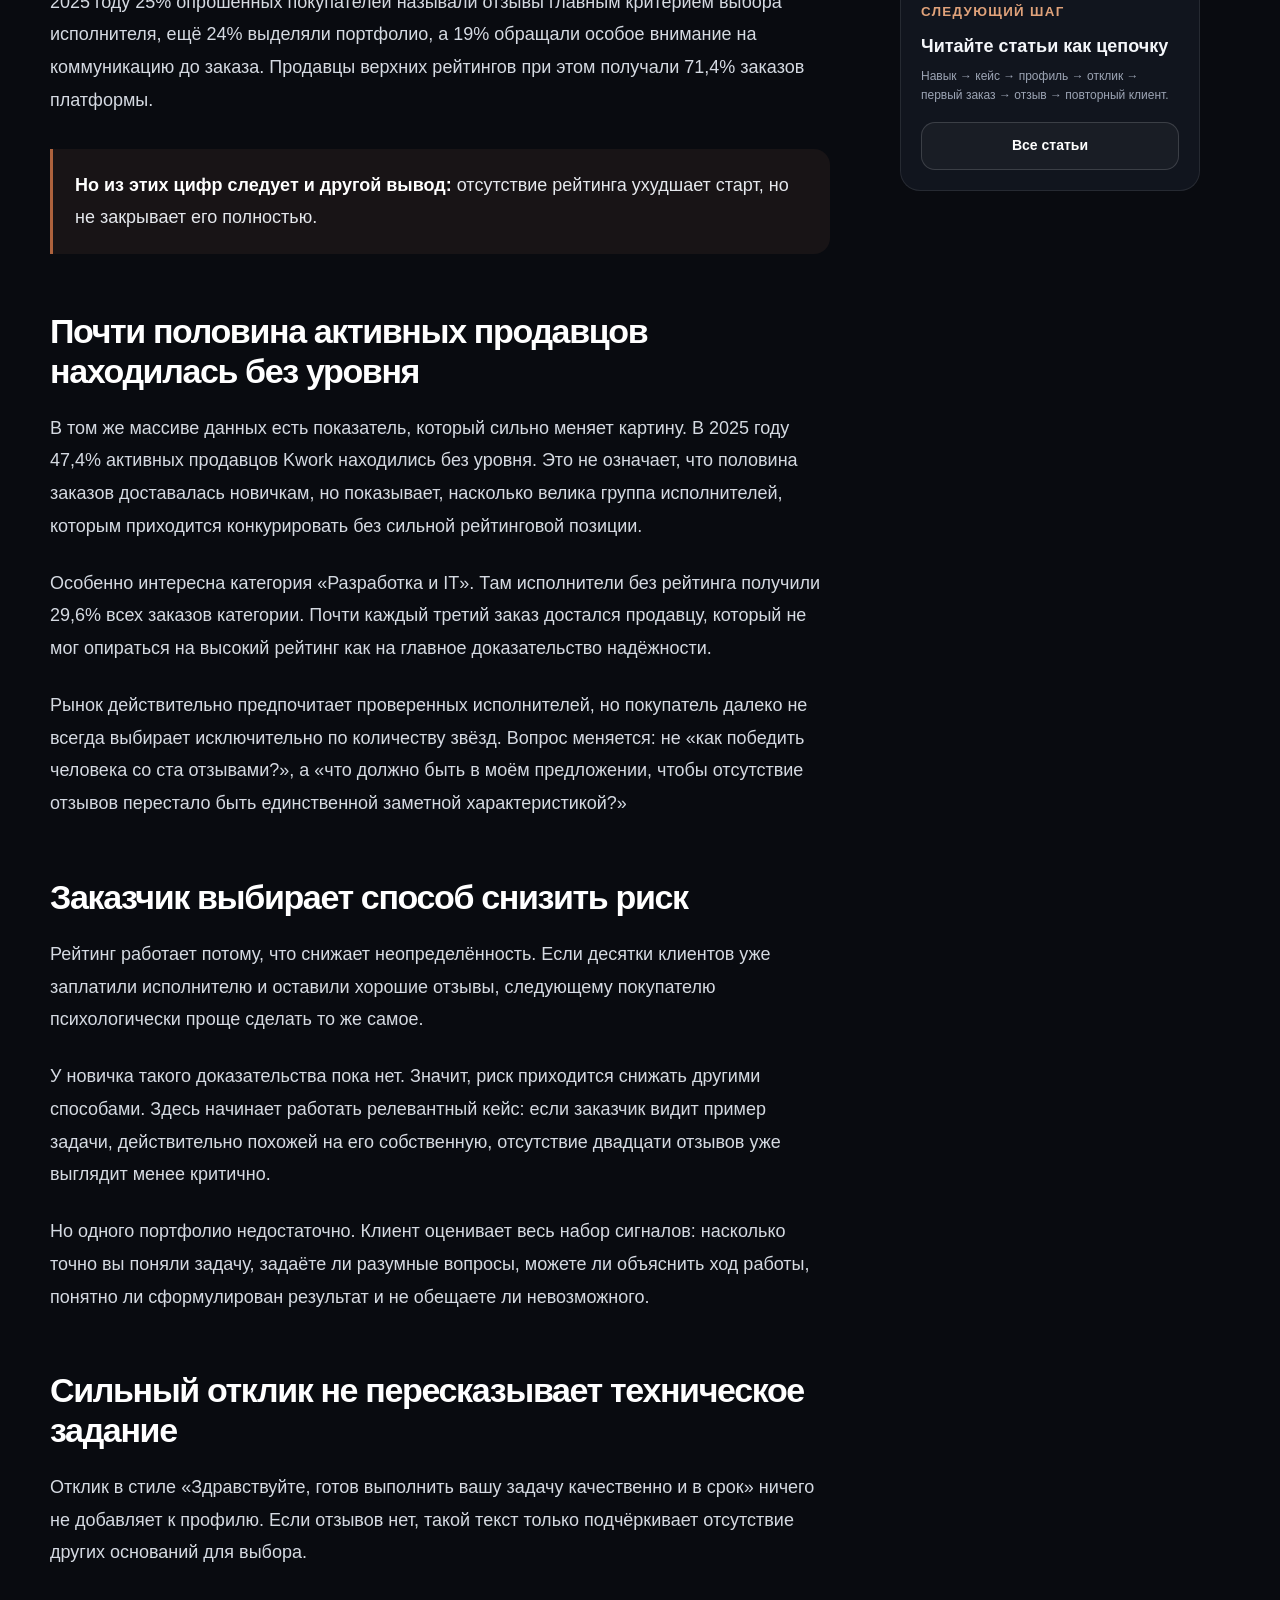
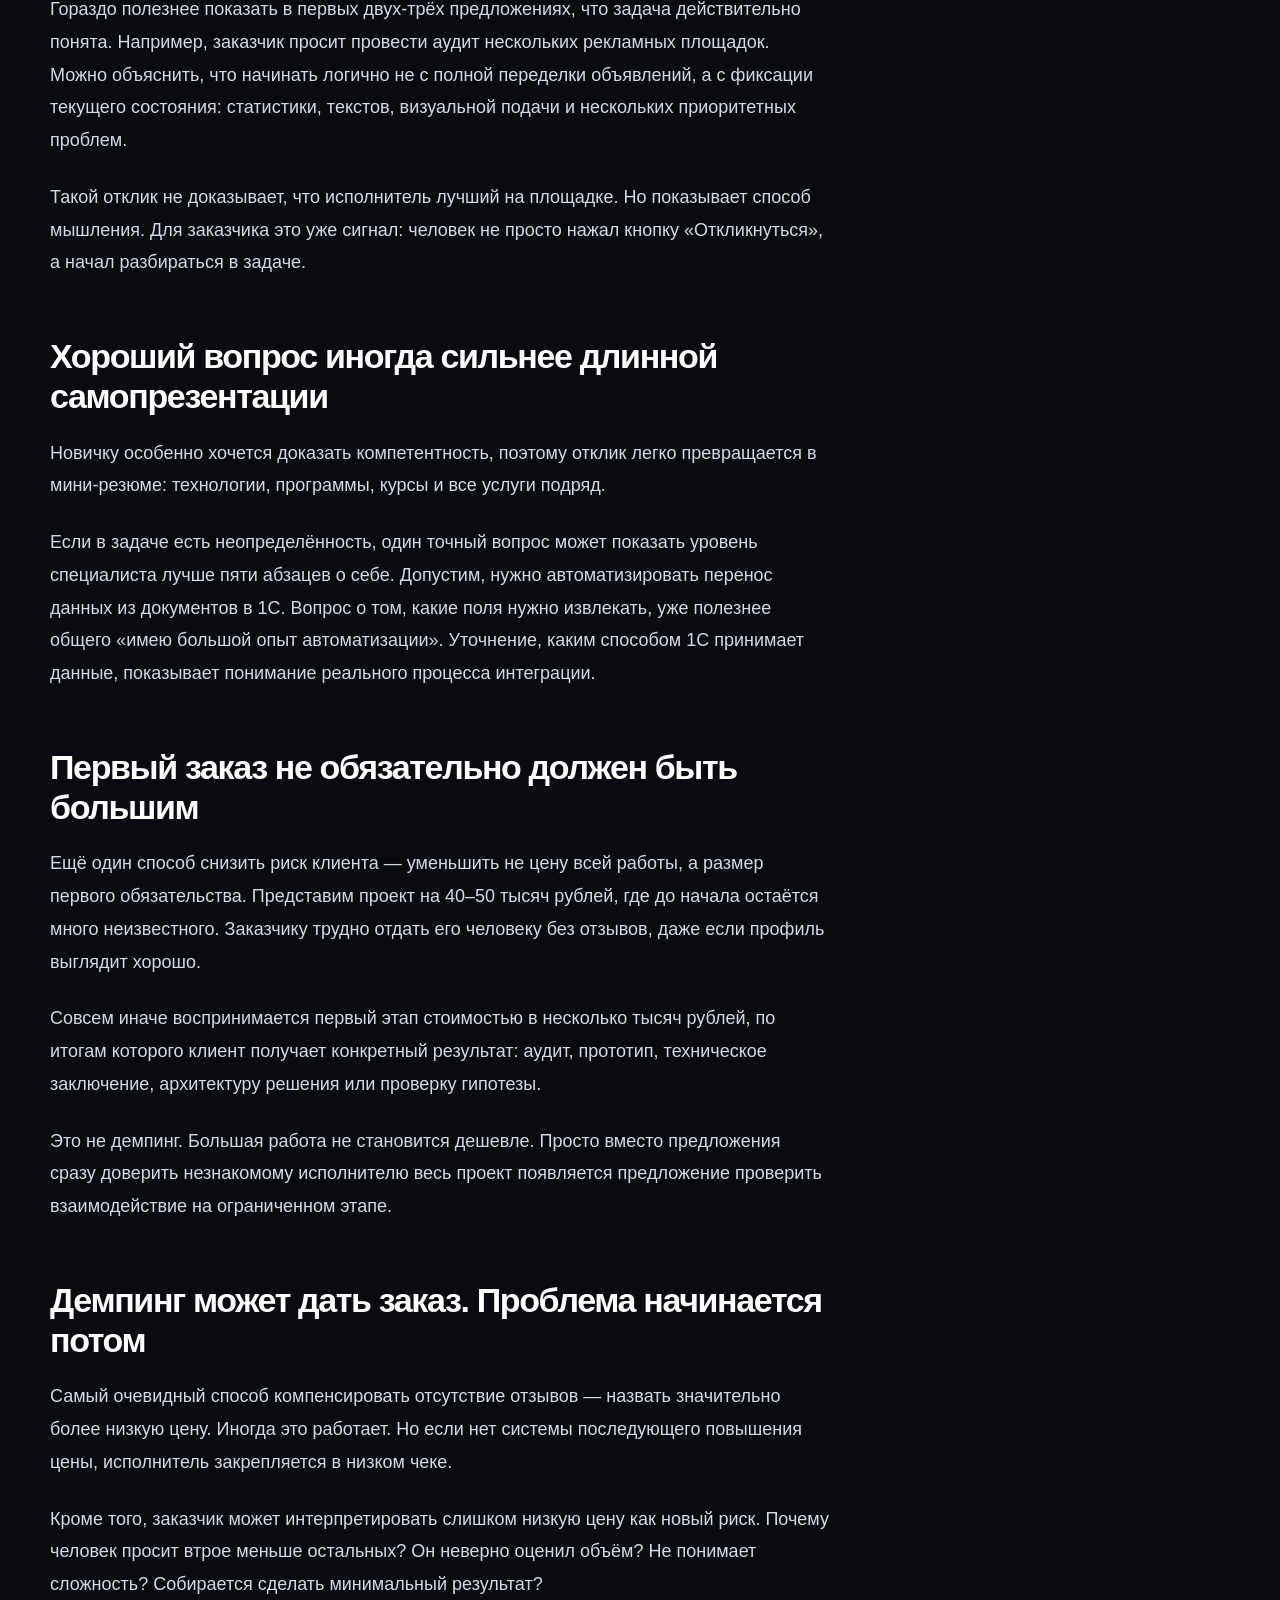
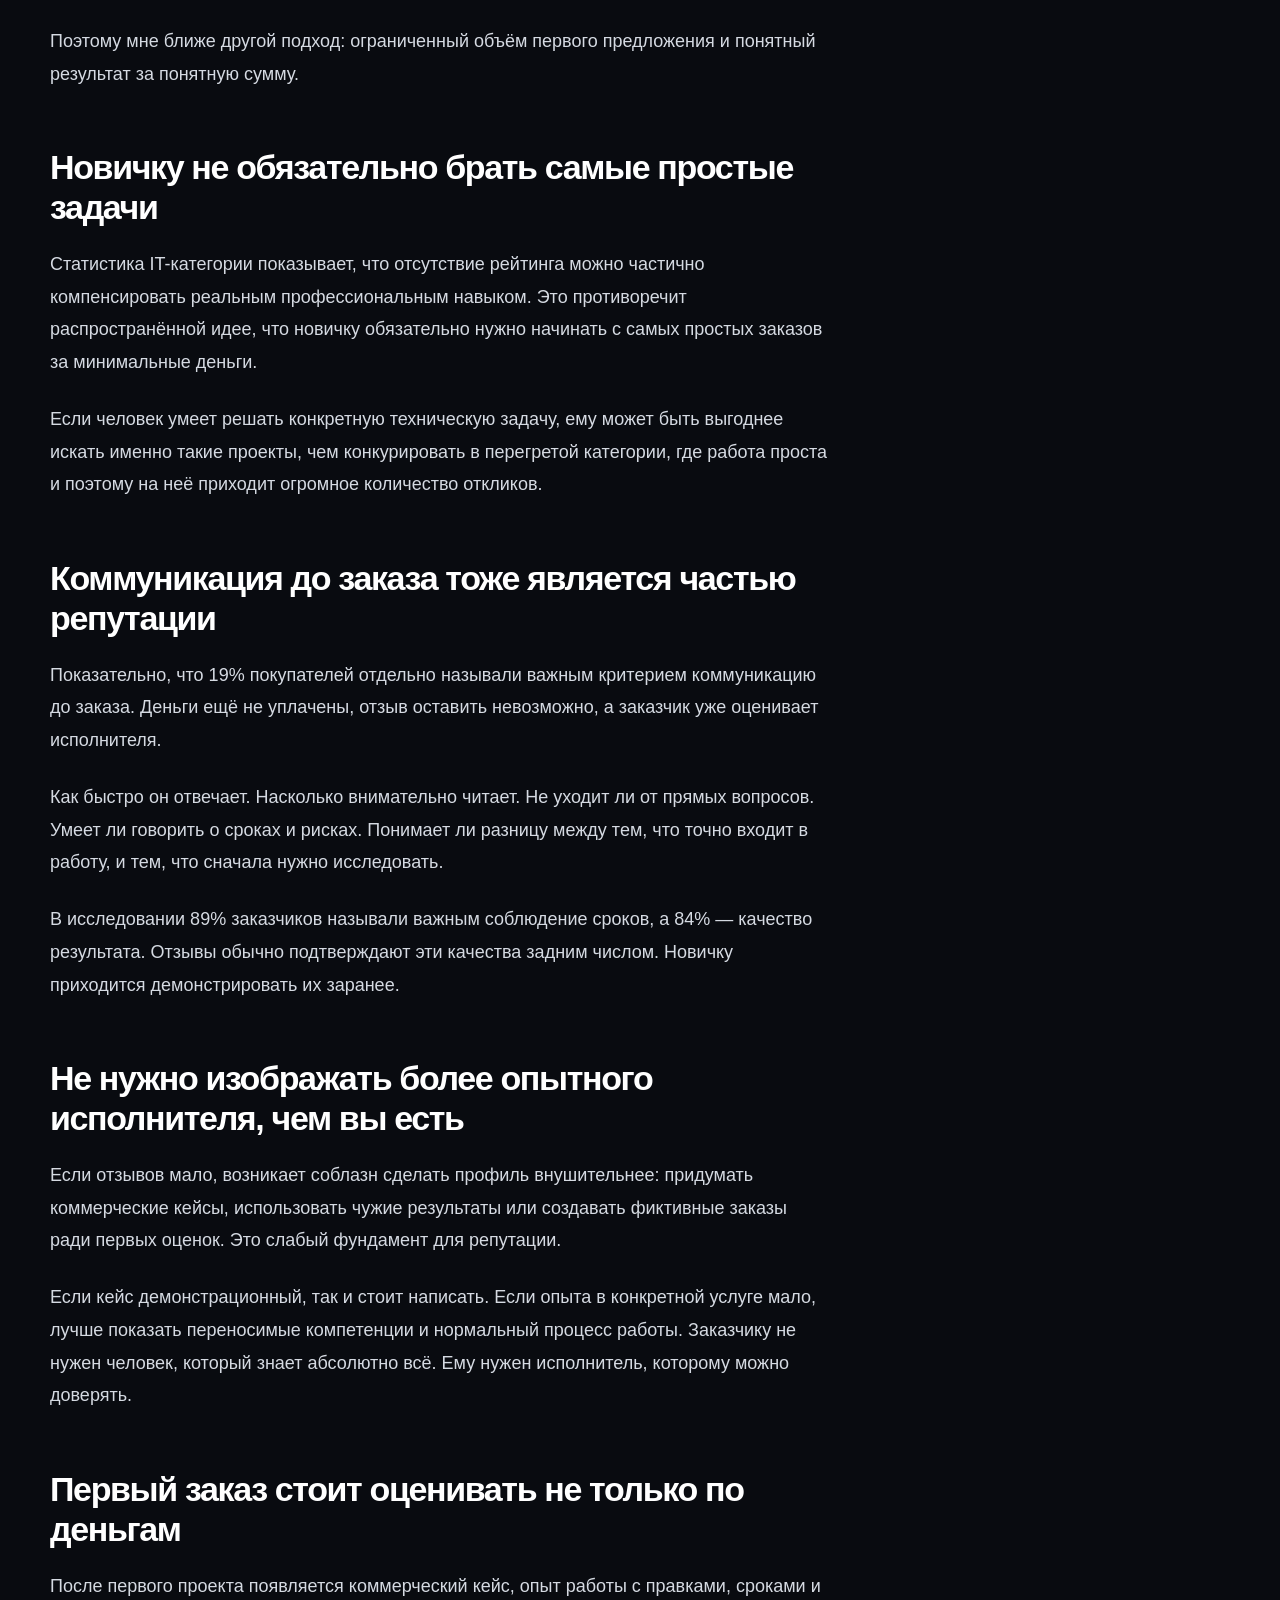
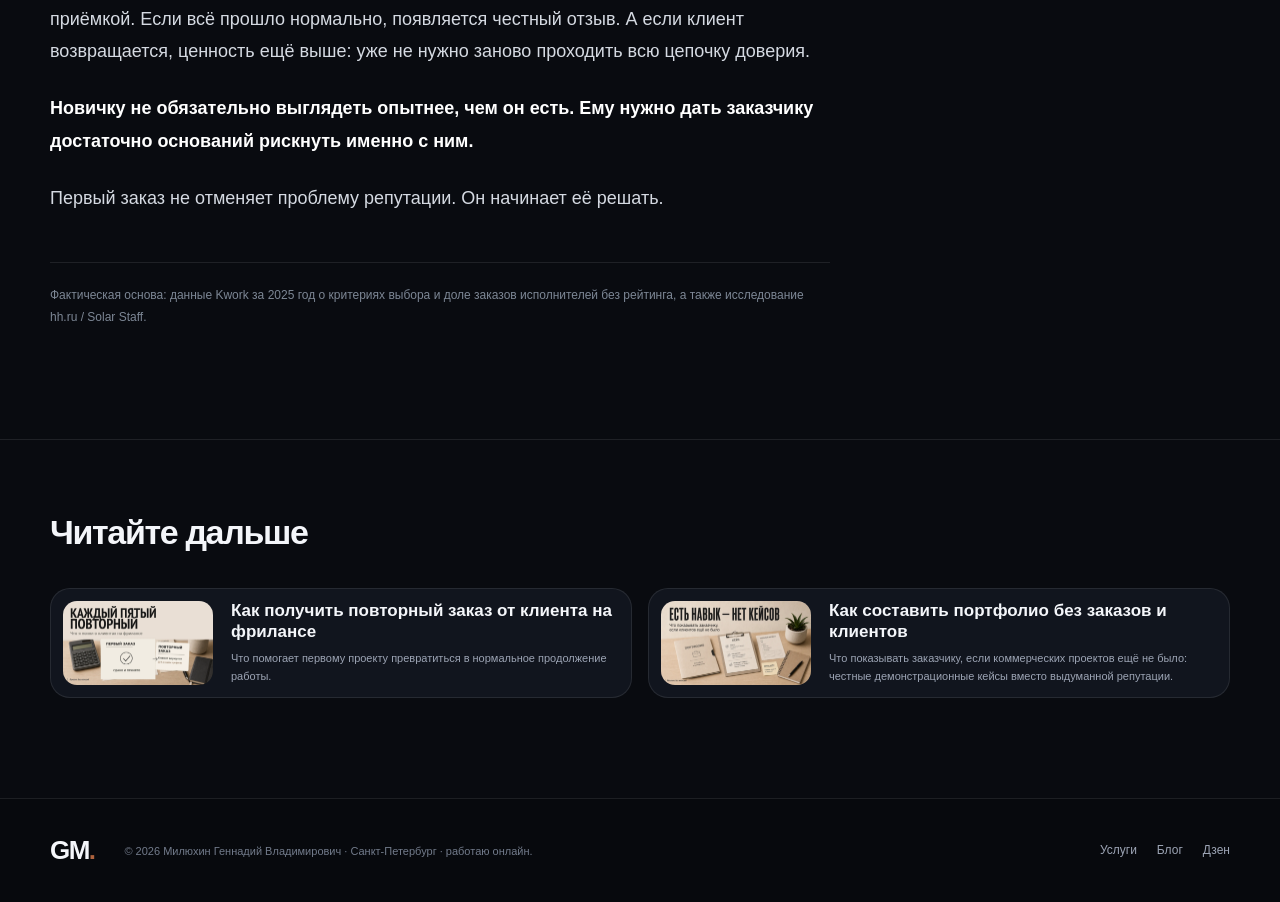
<file: blog/zakaz-bez-otzyvov-i-reytinga/index.html>
<!DOCTYPE html>
<html lang="ru"><head><meta charset="utf-8"/><meta content="width=device-width,initial-scale=1.0" name="viewport"/><title>Как получить заказ без отзывов и рейтинга — Геннадий Милюхин</title><meta content="Как получить заказ на фрилансе без отзывов и рейтинга: кейсы, сильный отклик, коммуникация, цена и ограниченный первый этап." name="description"/><meta content="Милюхин Геннадий Владимирович" name="author"/><meta content="index, follow" name="robots"/><link href="https://milukhin.ru/blog/zakaz-bez-otzyvov-i-reytinga/" rel="canonical"/><meta content="ru_RU" property="og:locale"/><meta content="article" property="og:type"/><meta content="Как получить заказ без отзывов и рейтинга — Геннадий Милюхин" property="og:title"/><meta content="Как получить заказ на фрилансе без отзывов и рейтинга: кейсы, сильный отклик, коммуникация, цена и ограниченный первый этап." property="og:description"/><meta content="https://milukhin.ru/blog/zakaz-bez-otzyvov-i-reytinga/" property="og:url"/><meta content="https://milukhin.ru/blog/images/no-reviews.webp" property="og:image"/><meta content="Как получить заказ без отзывов и рейтинга — Геннадий Милюхин" property="og:image:alt"/><meta content="summary_large_image" name="twitter:card"/><link href="/blog/styles.css" rel="stylesheet"/><script type="application/ld+json">{"@context":"https://schema.org","@graph":[{"@type":"BlogPosting","@id":"https://milukhin.ru/blog/zakaz-bez-otzyvov-i-reytinga/#article","mainEntityOfPage":"https://milukhin.ru/blog/zakaz-bez-otzyvov-i-reytinga/","headline":"Как получить заказ без отзывов и рейтинга","description":"Как получить заказ на фрилансе без отзывов и рейтинга: кейсы, сильный отклик, коммуникация, цена и ограниченный первый этап.","image":"https://milukhin.ru/blog/images/no-reviews.webp","datePublished":"2026-08-30","dateModified":"2026-08-30","inLanguage":"ru-RU","author":{"@type":"Person","@id":"https://milukhin.ru/#gennady","name":"Милюхин Геннадий Владимирович","url":"https://milukhin.ru/"},"publisher":{"@id":"https://milukhin.ru/#gennady"}},{"@type":"BreadcrumbList","itemListElement":[{"@type":"ListItem","position":1,"name":"Главная","item":"https://milukhin.ru/"},{"@type":"ListItem","position":2,"name":"Блог","item":"https://milukhin.ru/blog/"},{"@type":"ListItem","position":3,"name":"Как получить заказ без отзывов и рейтинга","item":"https://milukhin.ru/blog/zakaz-bez-otzyvov-i-reytinga/"}]}]}</script></head><body><a class="skip-link" href="#main">Перейти к содержанию</a><header class="site-header"><div class="shell nav-wrap"><a aria-label="Геннадий Милюхин — на главную" class="brand" href="/">GM<span>.</span></a><button aria-expanded="false" aria-label="Открыть меню" class="menu-toggle" type="button">☰</button><nav class="nav-links"><a href="/">Сайт</a><a href="/services/">Услуги</a><a aria-current="page" href="/blog/">Блог</a><a href="https://dzen.ru/id/6a1c74f768ef497e3aacd4bc" rel="noreferrer" target="_blank">Дзен</a></nav><a class="button button-primary nav-cta" href="https://t.me/miluchin" rel="noreferrer" target="_blank">Написать</a></div></header><main id="main"><section class="article-hero"><div class="shell"><nav aria-label="Хлебные крошки" class="breadcrumbs"><a href="/">Главная</a><span>›</span><a href="/blog/">Блог</a><span>›</span><span>Первый заказ</span></nav><span class="article-kicker">Первый заказ</span><h1 class="article-title">Как получить заказ без отзывов и рейтинга</h1><p class="article-lead">Отзывы действительно влияют на выбор. Но новичок может компенсировать их отсутствие кейсом, коммуникацией и правильным первым этапом.</p><div class="article-byline"><strong>Геннадий Милюхин</strong><span>·</span><time datetime="2026-08-30">30 августа 2026</time><span>·</span><span>10 мин чтения</span></div><img alt="Как получить заказ без отзывов и рейтинга" class="article-cover" height="675" src="/blog/images/no-reviews.webp" width="1200"/></div></section><div class="shell article-wrap"><article class="article-body"><p>После того как у начинающего фрилансера появились первые нормальные кейсы, возникает следующая проблема. Портфолио уже есть, профиль заполнен, услуга более-менее понятна, но рядом в выдаче стоят исполнители с десятками отзывов, высоким рейтингом и историей выполненных заказов.</p>
<p>В такой ситуации легко решить, что рынок для новичка практически закрыт. Кажется, что заказчик просто сравнит два профиля и выберет того, у кого уже есть репутация.</p>
<p>Данные действительно подтверждают, что отзывы имеют большое значение. На Kwork в 2025 году 25% опрошенных покупателей называли отзывы главным критерием выбора исполнителя, ещё 24% выделяли портфолио, а 19% обращали особое внимание на коммуникацию до заказа. Продавцы верхних рейтингов при этом получали 71,4% заказов платформы.</p>
<div class="article-note"><strong>Но из этих цифр следует и другой вывод:</strong> отсутствие рейтинга ухудшает старт, но не закрывает его полностью.</div>
<h2>Почти половина активных продавцов находилась без уровня</h2>
<p>В том же массиве данных есть показатель, который сильно меняет картину. В 2025 году 47,4% активных продавцов Kwork находились без уровня. Это не означает, что половина заказов доставалась новичкам, но показывает, насколько велика группа исполнителей, которым приходится конкурировать без сильной рейтинговой позиции.</p>
<p>Особенно интересна категория «Разработка и IT». Там исполнители без рейтинга получили 29,6% всех заказов категории. Почти каждый третий заказ достался продавцу, который не мог опираться на высокий рейтинг как на главное доказательство надёжности.</p>
<p>Рынок действительно предпочитает проверенных исполнителей, но покупатель далеко не всегда выбирает исключительно по количеству звёзд. Вопрос меняется: не «как победить человека со ста отзывами?», а «что должно быть в моём предложении, чтобы отсутствие отзывов перестало быть единственной заметной характеристикой?»</p>
<h2>Заказчик выбирает способ снизить риск</h2>
<p>Рейтинг работает потому, что снижает неопределённость. Если десятки клиентов уже заплатили исполнителю и оставили хорошие отзывы, следующему покупателю психологически проще сделать то же самое.</p>
<p>У новичка такого доказательства пока нет. Значит, риск приходится снижать другими способами. Здесь начинает работать релевантный кейс: если заказчик видит пример задачи, действительно похожей на его собственную, отсутствие двадцати отзывов уже выглядит менее критично.</p>
<p>Но одного портфолио недостаточно. Клиент оценивает весь набор сигналов: насколько точно вы поняли задачу, задаёте ли разумные вопросы, можете ли объяснить ход работы, понятно ли сформулирован результат и не обещаете ли невозможного.</p>
<h2>Сильный отклик не пересказывает техническое задание</h2>
<p>Отклик в стиле «Здравствуйте, готов выполнить вашу задачу качественно и в срок» ничего не добавляет к профилю. Если отзывов нет, такой текст только подчёркивает отсутствие других оснований для выбора.</p>
<p>Гораздо полезнее показать в первых двух-трёх предложениях, что задача действительно понята. Например, заказчик просит провести аудит нескольких рекламных площадок. Можно объяснить, что начинать логично не с полной переделки объявлений, а с фиксации текущего состояния: статистики, текстов, визуальной подачи и нескольких приоритетных проблем.</p>
<p>Такой отклик не доказывает, что исполнитель лучший на площадке. Но показывает способ мышления. Для заказчика это уже сигнал: человек не просто нажал кнопку «Откликнуться», а начал разбираться в задаче.</p>
<h2>Хороший вопрос иногда сильнее длинной самопрезентации</h2>
<p>Новичку особенно хочется доказать компетентность, поэтому отклик легко превращается в мини-резюме: технологии, программы, курсы и все услуги подряд.</p>
<p>Если в задаче есть неопределённость, один точный вопрос может показать уровень специалиста лучше пяти абзацев о себе. Допустим, нужно автоматизировать перенос данных из документов в 1С. Вопрос о том, какие поля нужно извлекать, уже полезнее общего «имею большой опыт автоматизации». Уточнение, каким способом 1С принимает данные, показывает понимание реального процесса интеграции.</p>
<h2>Первый заказ не обязательно должен быть большим</h2>
<p>Ещё один способ снизить риск клиента — уменьшить не цену всей работы, а размер первого обязательства. Представим проект на 40–50 тысяч рублей, где до начала остаётся много неизвестного. Заказчику трудно отдать его человеку без отзывов, даже если профиль выглядит хорошо.</p>
<p>Совсем иначе воспринимается первый этап стоимостью в несколько тысяч рублей, по итогам которого клиент получает конкретный результат: аудит, прототип, техническое заключение, архитектуру решения или проверку гипотезы.</p>
<p>Это не демпинг. Большая работа не становится дешевле. Просто вместо предложения сразу доверить незнакомому исполнителю весь проект появляется предложение проверить взаимодействие на ограниченном этапе.</p>
<h2>Демпинг может дать заказ. Проблема начинается потом</h2>
<p>Самый очевидный способ компенсировать отсутствие отзывов — назвать значительно более низкую цену. Иногда это работает. Но если нет системы последующего повышения цены, исполнитель закрепляется в низком чеке.</p>
<p>Кроме того, заказчик может интерпретировать слишком низкую цену как новый риск. Почему человек просит втрое меньше остальных? Он неверно оценил объём? Не понимает сложность? Собирается сделать минимальный результат?</p>
<p>Поэтому мне ближе другой подход: ограниченный объём первого предложения и понятный результат за понятную сумму.</p>
<h2>Новичку не обязательно брать самые простые задачи</h2>
<p>Статистика IT-категории показывает, что отсутствие рейтинга можно частично компенсировать реальным профессиональным навыком. Это противоречит распространённой идее, что новичку обязательно нужно начинать с самых простых заказов за минимальные деньги.</p>
<p>Если человек умеет решать конкретную техническую задачу, ему может быть выгоднее искать именно такие проекты, чем конкурировать в перегретой категории, где работа проста и поэтому на неё приходит огромное количество откликов.</p>
<h2>Коммуникация до заказа тоже является частью репутации</h2>
<p>Показательно, что 19% покупателей отдельно называли важным критерием коммуникацию до заказа. Деньги ещё не уплачены, отзыв оставить невозможно, а заказчик уже оценивает исполнителя.</p>
<p>Как быстро он отвечает. Насколько внимательно читает. Не уходит ли от прямых вопросов. Умеет ли говорить о сроках и рисках. Понимает ли разницу между тем, что точно входит в работу, и тем, что сначала нужно исследовать.</p>
<p>В исследовании 89% заказчиков называли важным соблюдение сроков, а 84% — качество результата. Отзывы обычно подтверждают эти качества задним числом. Новичку приходится демонстрировать их заранее.</p>
<h2>Не нужно изображать более опытного исполнителя, чем вы есть</h2>
<p>Если отзывов мало, возникает соблазн сделать профиль внушительнее: придумать коммерческие кейсы, использовать чужие результаты или создавать фиктивные заказы ради первых оценок. Это слабый фундамент для репутации.</p>
<p>Если кейс демонстрационный, так и стоит написать. Если опыта в конкретной услуге мало, лучше показать переносимые компетенции и нормальный процесс работы. Заказчику не нужен человек, который знает абсолютно всё. Ему нужен исполнитель, которому можно доверять.</p>
<h2>Первый заказ стоит оценивать не только по деньгам</h2>
<p>После первого проекта появляется коммерческий кейс, опыт работы с правками, сроками и приёмкой. Если всё прошло нормально, появляется честный отзыв. А если клиент возвращается, ценность ещё выше: уже не нужно заново проходить всю цепочку доверия.</p>
<p><strong>Новичку не обязательно выглядеть опытнее, чем он есть. Ему нужно дать заказчику достаточно оснований рискнуть именно с ним.</strong></p>
<p>Первый заказ не отменяет проблему репутации. Он начинает её решать.</p><div class="article-sources">Фактическая основа: данные Kwork за 2025 год о критериях выбора и доле заказов исполнителей без рейтинга, а также исследование hh.ru / Solar Staff.</div></article><aside class="article-sidebar"><div class="side-card"><small>Фриланс без иллюзий</small><h3>Где вы застряли между навыком и клиентом?</h3><p>Если хотите разобрать профиль, услугу, кейсы или текущие отклики, напишите мне и покажите исходную ситуацию.</p><a class="button button-primary" href="https://t.me/miluchin" rel="noreferrer" target="_blank">Написать в Telegram</a></div><div class="side-card"><small>Следующий шаг</small><h3>Читайте статьи как цепочку</h3><p>Навык → кейс → профиль → отклик → первый заказ → отзыв → повторный клиент.</p><a class="button button-ghost" href="/blog/">Все статьи</a></div></aside></div><section class="related"><div class="shell"><h2>Читайте дальше</h2><div class="related-grid"><a class="related-card" href="/blog/kak-poluchit-povtornyy-zakaz-na-frilanse/"><img alt="Как получить повторный заказ от клиента на фрилансе" loading="lazy" src="/blog/images/repeat-client.webp"/><div><h3>Как получить повторный заказ от клиента на фрилансе</h3><p>Что помогает первому проекту превратиться в нормальное продолжение работы.</p></div></a><a class="related-card" href="/blog/portfolio-bez-zakazov/"><img alt="Как составить портфолио без заказов и клиентов" loading="lazy" src="/blog/images/portfolio.webp"/><div><h3>Как составить портфолио без заказов и клиентов</h3><p>Что показывать заказчику, если коммерческих проектов ещё не было: честные демонстрационные кейсы вместо выдуманной репутации.</p></div></a></div></div></section></main><footer class="footer"><div class="shell footer-row"><a class="brand" href="/">GM<span>.</span></a><p>© 2026 Милюхин Геннадий Владимирович · Санкт-Петербург · работаю онлайн.</p><div class="footer-links"><a href="/services/">Услуги</a><a href="/blog/">Блог</a><a href="https://dzen.ru/id/6a1c74f768ef497e3aacd4bc" rel="noreferrer" target="_blank">Дзен</a></div></div></footer><script defer="" src="/blog/script.js"></script><script src="/js/analytics.js"></script>
</body></html>
</file>
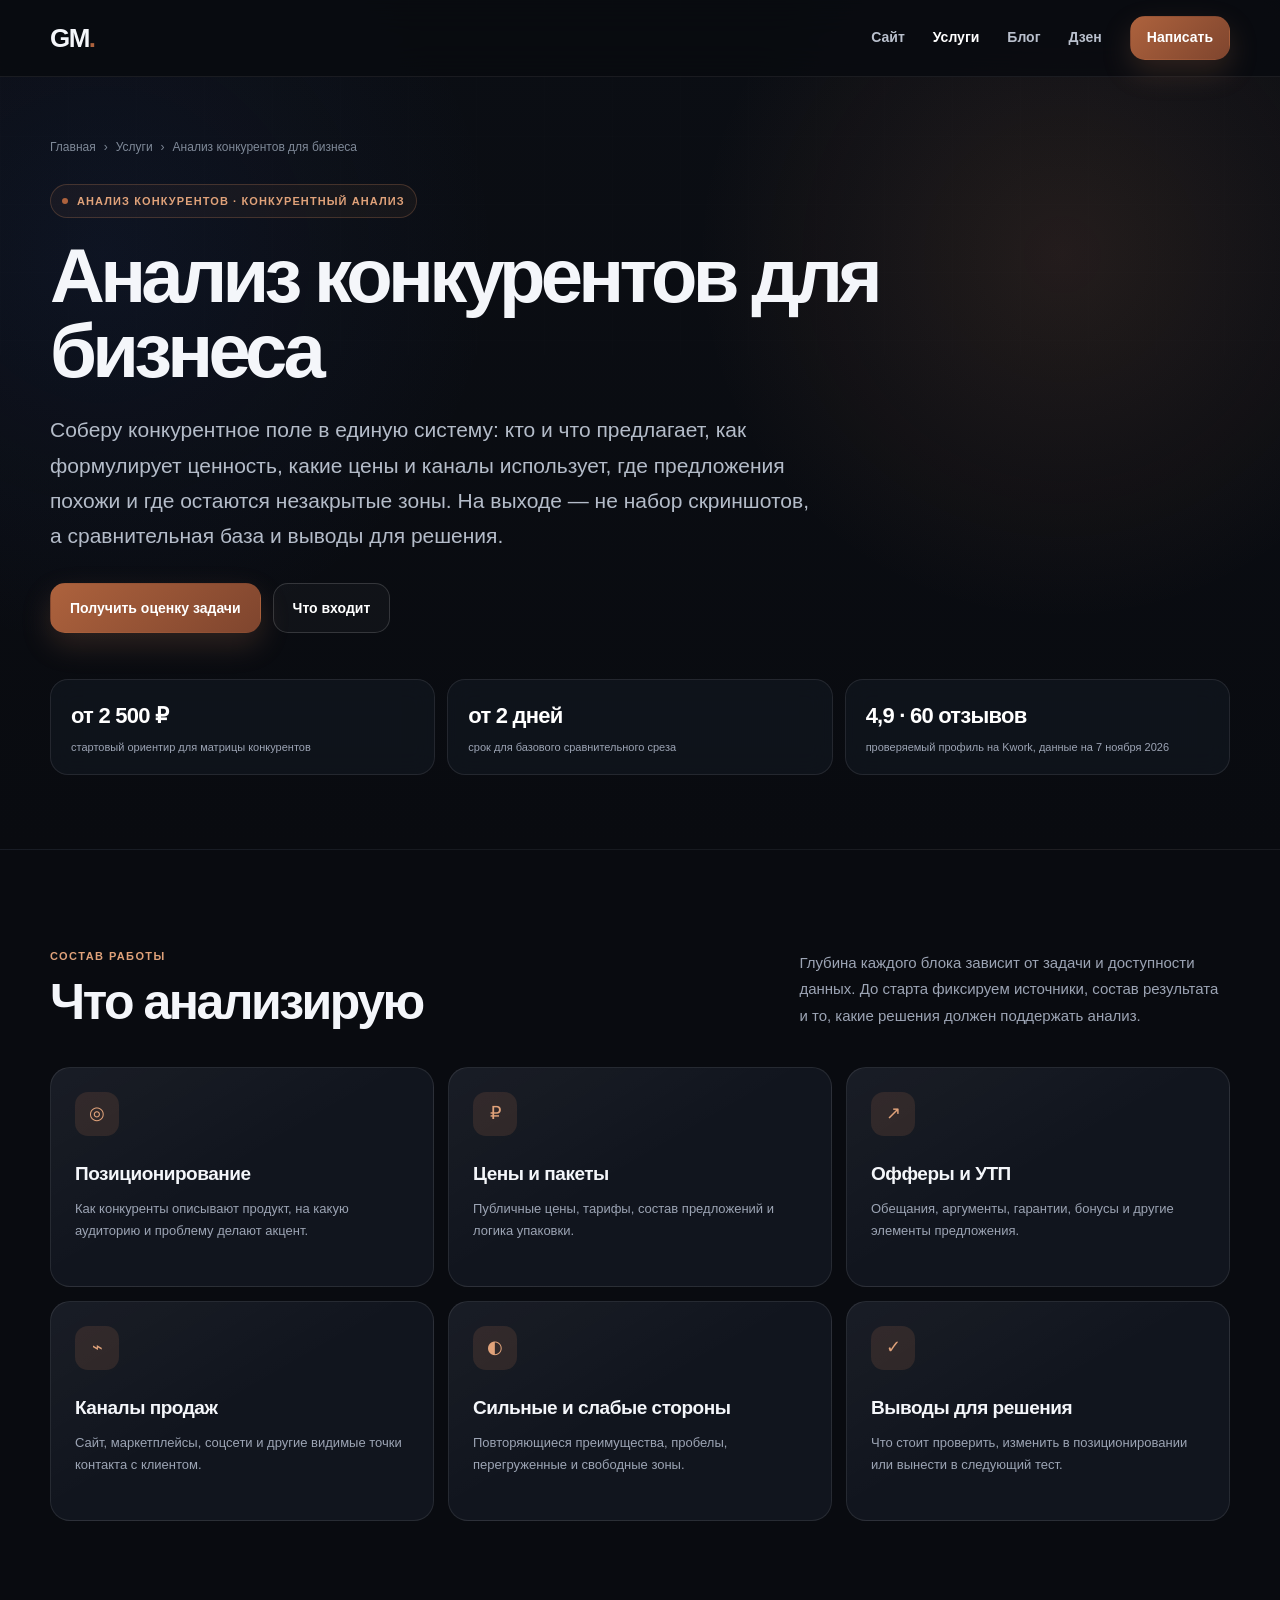
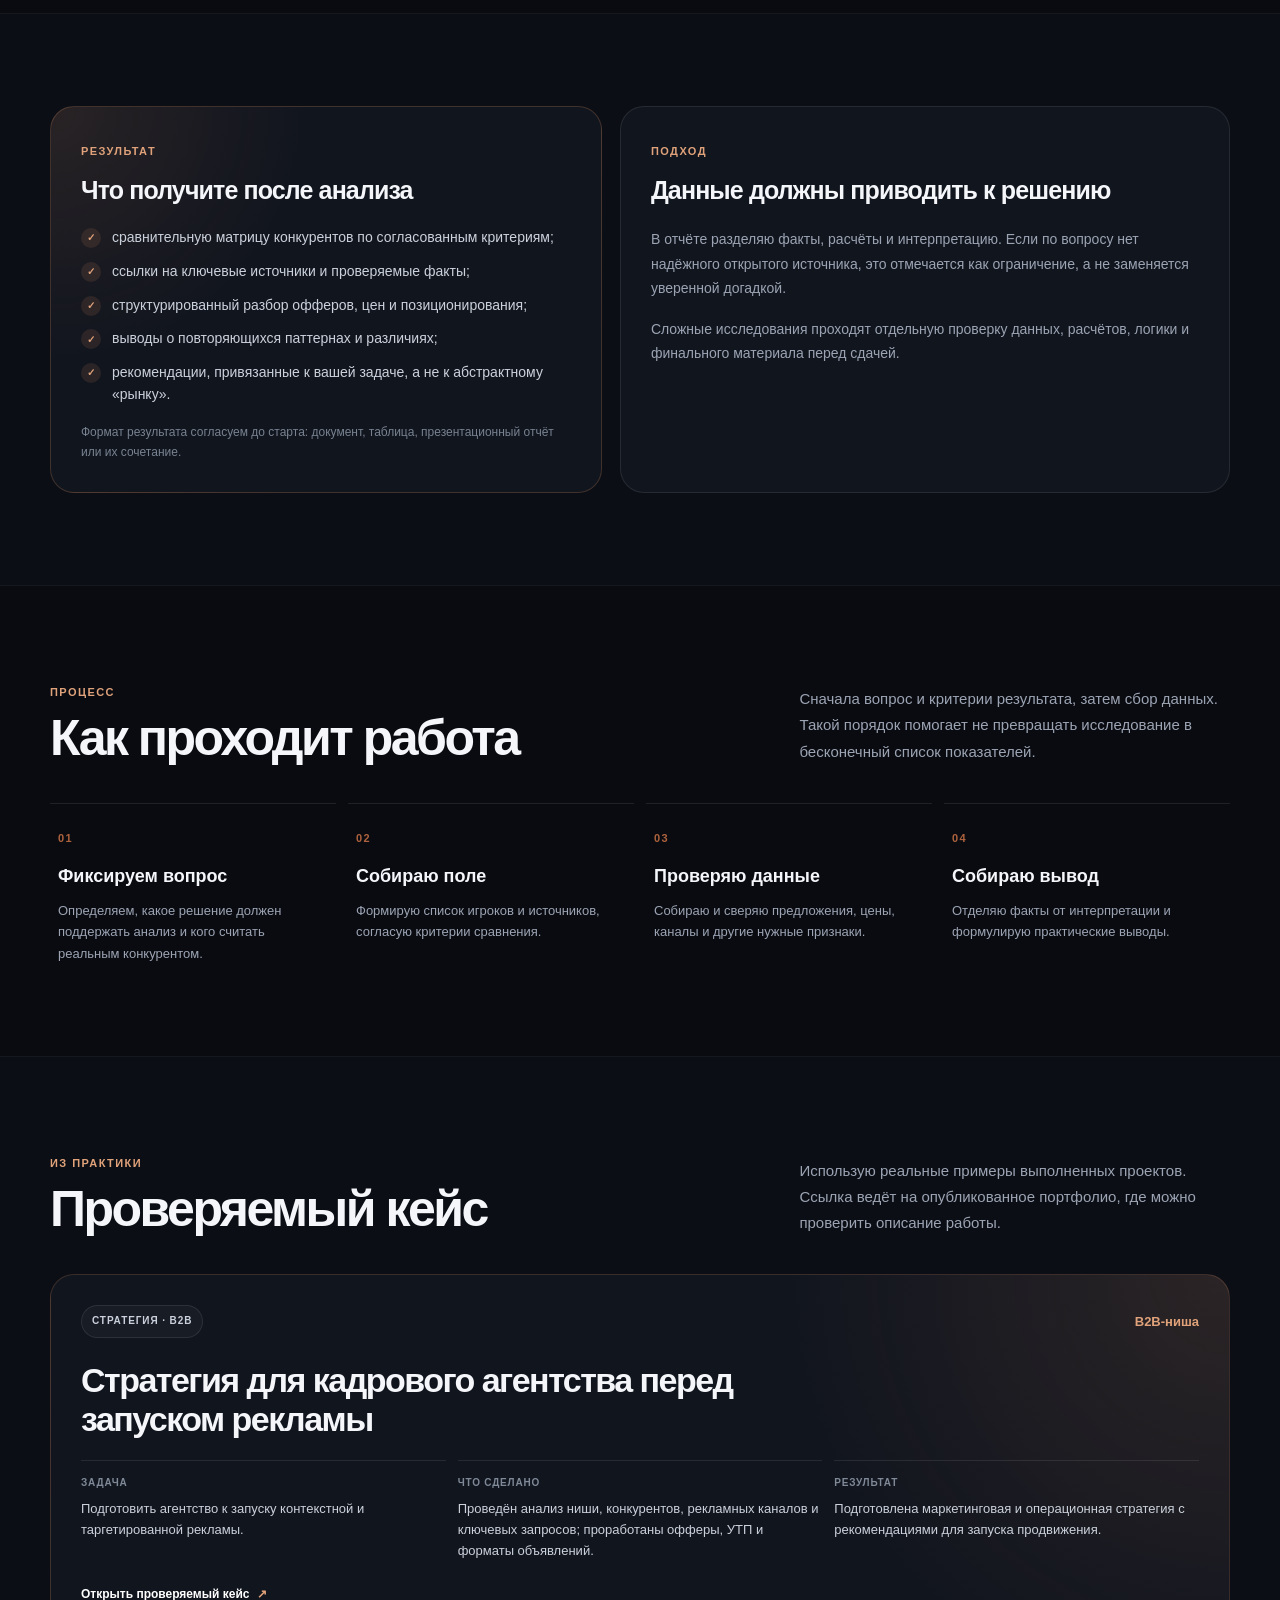
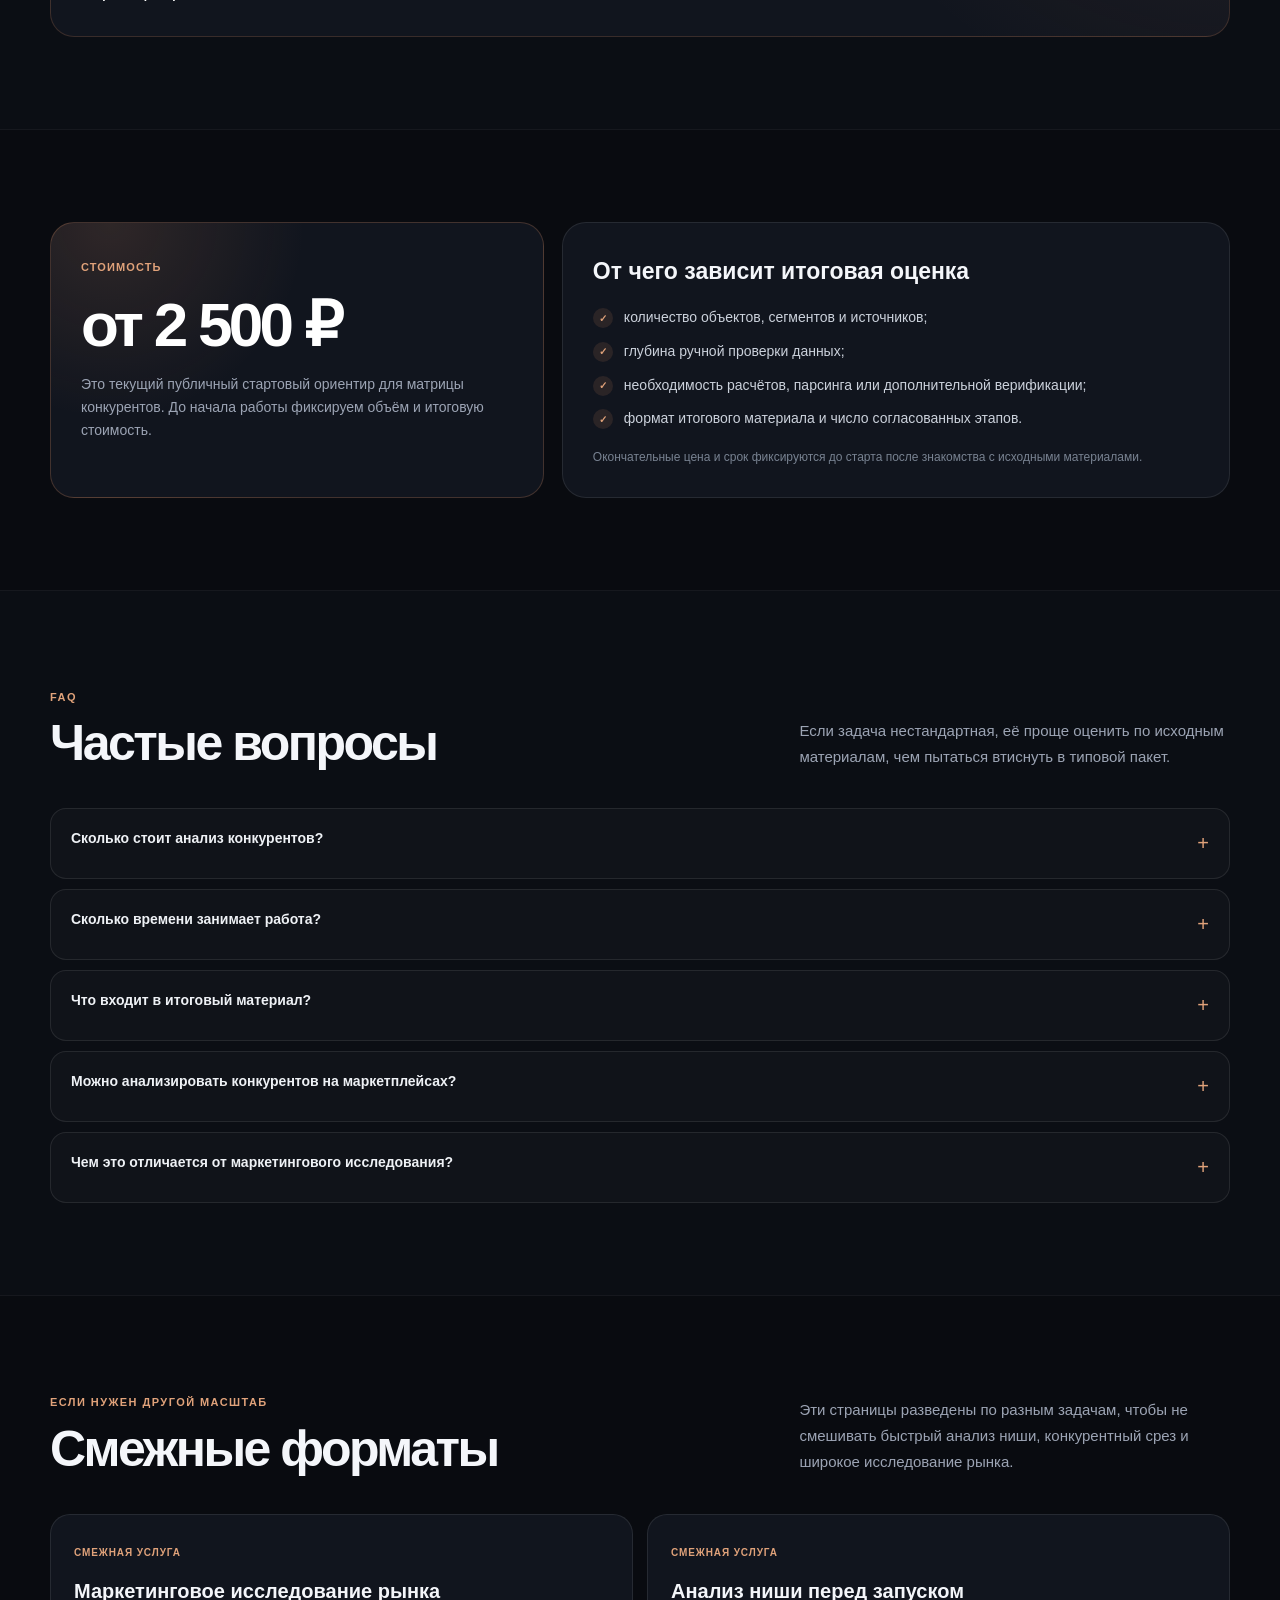
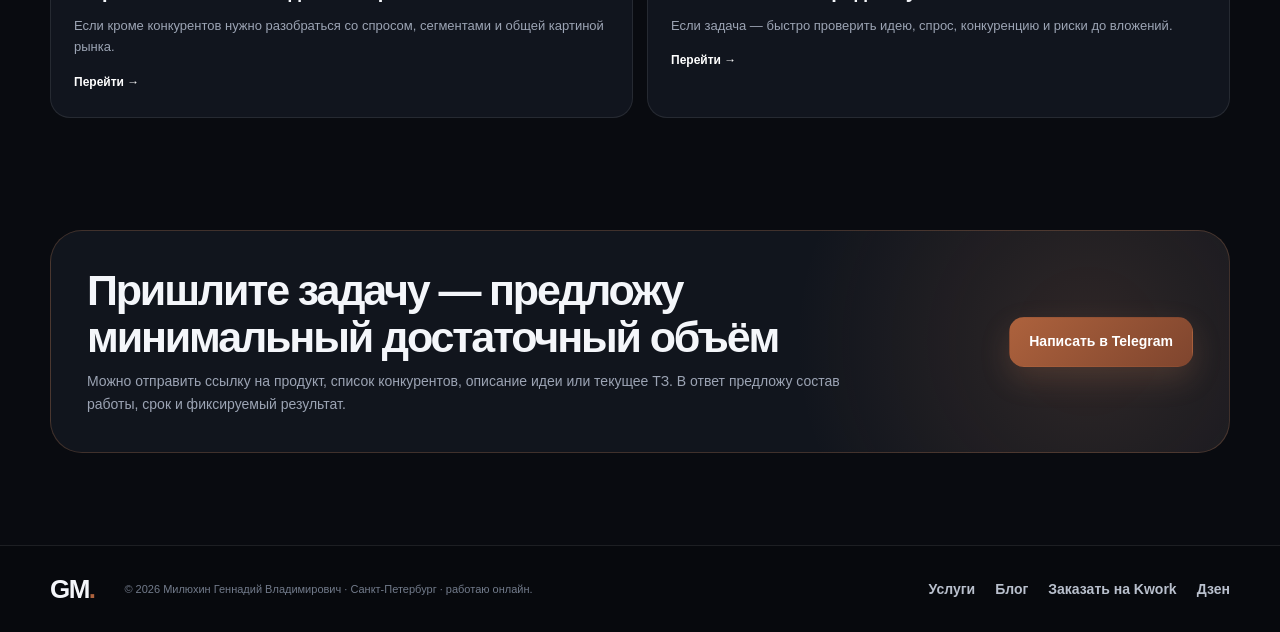
<file: services/competitor-analysis/index.html>
<!DOCTYPE html>
<html lang="ru"><head><meta charset="utf-8"/><meta content="width=device-width,initial-scale=1.0" name="viewport"/><title>Анализ конкурентов для бизнеса — заказать | Геннадий Милюхин</title><meta content="Анализ конкурентов для бизнеса: офферы, цены, позиционирование, каналы и сравнительная матрица с выводами. Стартовый ориентир — от 2 500 ₽. Онлайн по России." name="description"/><meta content="Милюхин Геннадий Владимирович" name="author"/><meta content="index, follow" name="robots"/><link href="https://milukhin.ru/services/competitor-analysis/" rel="canonical"/><meta content="ru_RU" property="og:locale"/><meta content="website" property="og:type"/><meta content="Анализ конкурентов для бизнеса — заказать | Геннадий Милюхин" property="og:title"/><meta content="Анализ конкурентов для бизнеса: офферы, цены, позиционирование, каналы и сравнительная матрица с выводами. Стартовый ориентир — от 2 500 ₽. Онлайн по России." property="og:description"/><meta content="https://milukhin.ru/services/competitor-analysis/" property="og:url"/><meta content="summary" name="twitter:card"/><link href="/services/styles.css" rel="stylesheet"/><script type="application/ld+json">{"@context":"https://schema.org","@graph":[{"@type":"Person","@id":"https://milukhin.ru/#gennady","name":"Милюхин Геннадий Владимирович","url":"https://milukhin.ru/","sameAs":["https://kwork.ru/user/milukhin","https://www.fl.ru/users/miluchin/portfolio/","https://dzen.ru/id/6a1c74f768ef497e3aacd4bc","https://t.me/miluchin"]},{"@type":"Service","@id":"https://milukhin.ru/services/competitor-analysis/#service","name":"Анализ конкурентов для бизнеса","description":"Анализ конкурентов для бизнеса: офферы, цены, позиционирование, каналы и сравнительная матрица с выводами. Стартовый ориентир — от 2 500 ₽. Онлайн по России.","url":"https://milukhin.ru/services/competitor-analysis/","provider":{"@id":"https://milukhin.ru/#gennady"},"areaServed":{"@type":"Country","name":"Россия"},"availableChannel":{"@type":"ServiceChannel","serviceUrl":"https://milukhin.ru/services/competitor-analysis/"}},{"@type":"BreadcrumbList","itemListElement":[{"@type":"ListItem","position":1,"name":"Главная","item":"https://milukhin.ru/"},{"@type":"ListItem","position":2,"name":"Услуги","item":"https://milukhin.ru/services/"},{"@type":"ListItem","position":3,"name":"Анализ конкурентов для бизнеса","item":"https://milukhin.ru/services/competitor-analysis/"}]},{"@type":"FAQPage","mainEntity":[{"@type":"Question","name":"Сколько стоит анализ конкурентов?","acceptedAnswer":{"@type":"Answer","text":"На текущем сайте стартовый ориентир для матрицы конкурентов — от 2 500 ₽. Точная стоимость зависит от числа игроков, глубины проверки и формата результата."}},{"@type":"Question","name":"Сколько времени занимает работа?","acceptedAnswer":{"@type":"Answer","text":"Для сравнительной матрицы ориентир начинается от 2 рабочих дней. Более широкий конкурентный анализ с дополнительными источниками оценивается после короткого брифа."}},{"@type":"Question","name":"Что входит в итоговый материал?","acceptedAnswer":{"@type":"Answer","text":"Состав фиксируется до старта. Обычно это список и критерии отбора конкурентов, сравнительная матрица, подтверждающие источники, выводы и рекомендации по позиционированию или следующему шагу."}},{"@type":"Question","name":"Можно анализировать конкурентов на маркетплейсах?","acceptedAnswer":{"@type":"Answer","text":"Да, если задача и доступные данные позволяют сделать проверяемый срез. Для маркетплейсов отдельно согласуем, какие показатели действительно можно собрать и сравнить."}},{"@type":"Question","name":"Чем это отличается от маркетингового исследования?","acceptedAnswer":{"@type":"Answer","text":"Анализ конкурентов фокусируется на конкретных игроках и их предложениях. Маркетинговое исследование шире: может включать спрос, сегменты, аудиторию, объём и динамику рынка, конкурентную среду и другие блоки."}}]}]}</script></head><body><a class="skip-link" href="#main">Перейти к содержанию</a><header class="site-header"><div class="shell nav-wrap"><a aria-label="Геннадий Милюхин — на главную" class="brand" href="/">GM<span>.</span></a><button aria-expanded="false" aria-label="Открыть меню" class="menu-toggle" type="button">☰</button><nav class="nav-links"><a href="/">Сайт</a><a aria-current="page" href="/services/">Услуги</a><a href="/blog/">Блог</a><a href="https://dzen.ru/id/6a1c74f768ef497e3aacd4bc" rel="noreferrer" target="_blank">Дзен</a></nav><a class="button button-primary nav-cta" href="https://t.me/miluchin" rel="noreferrer" target="_blank">Написать</a></div></header><main id="main"><section class="service-hero"><div class="shell hero-inner"><nav aria-label="Хлебные крошки" class="breadcrumbs"><a href="/">Главная</a><span>›</span><a href="/services/">Услуги</a><span>›</span><span>Анализ конкурентов для бизнеса</span></nav><span class="kicker">Анализ конкурентов · конкурентный анализ</span><h1>Анализ конкурентов для бизнеса</h1><p class="hero-lead">Соберу конкурентное поле в единую систему: кто и что предлагает, как формулирует ценность, какие цены и каналы использует, где предложения похожи и где остаются незакрытые зоны. На выходе — не набор скриншотов, а сравнительная база и выводы для решения.</p><div class="hero-actions"><a class="button button-primary" href="https://t.me/miluchin" rel="noreferrer" target="_blank">Получить оценку задачи</a><a class="button button-ghost" href="#scope">Что входит</a></div><div class="hero-proof"><div class="proof-item"><strong>от 2 500 ₽</strong><span>стартовый ориентир для матрицы конкурентов</span></div><div class="proof-item"><strong>от 2 дней</strong><span>срок для базового сравнительного среза</span></div><div class="proof-item"><strong>4,9 · 60 отзывов</strong><span>проверяемый профиль на Kwork, данные на 7 ноября 2026</span></div></div></div></section><section class="section" id="scope"><div class="shell"><div class="section-head"><div><span class="section-kicker">Состав работы</span><h2>Что анализирую</h2></div><p>Глубина каждого блока зависит от задачи и доступности данных. До старта фиксируем источники, состав результата и то, какие решения должен поддержать анализ.</p></div><div class="feature-grid"><article class="feature-card"><div class="icon">◎</div><h3>Позиционирование</h3><p>Как конкуренты описывают продукт, на какую аудиторию и проблему делают акцент.</p></article><article class="feature-card"><div class="icon">₽</div><h3>Цены и пакеты</h3><p>Публичные цены, тарифы, состав предложений и логика упаковки.</p></article><article class="feature-card"><div class="icon">↗</div><h3>Офферы и УТП</h3><p>Обещания, аргументы, гарантии, бонусы и другие элементы предложения.</p></article><article class="feature-card"><div class="icon">⌁</div><h3>Каналы продаж</h3><p>Сайт, маркетплейсы, соцсети и другие видимые точки контакта с клиентом.</p></article><article class="feature-card"><div class="icon">◐</div><h3>Сильные и слабые стороны</h3><p>Повторяющиеся преимущества, пробелы, перегруженные и свободные зоны.</p></article><article class="feature-card"><div class="icon">✓</div><h3>Выводы для решения</h3><p>Что стоит проверить, изменить в позиционировании или вынести в следующий тест.</p></article></div></div></section><section class="section section-alt"><div class="shell"><div class="deliverables"><div class="panel panel-accent"><span class="section-kicker">Результат</span><h3>Что получите после анализа</h3><ul class="check-list"><li>сравнительную матрицу конкурентов по согласованным критериям;</li><li>ссылки на ключевые источники и проверяемые факты;</li><li>структурированный разбор офферов, цен и позиционирования;</li><li>выводы о повторяющихся паттернах и различиях;</li><li>рекомендации, привязанные к вашей задаче, а не к абстрактному «рынку».</li></ul><p class="small-note">Формат результата согласуем до старта: документ, таблица, презентационный отчёт или их сочетание.</p></div><div class="panel"><span class="section-kicker">Подход</span><h3>Данные должны приводить к решению</h3><p style="margin:0;color:var(--muted);font-size:14px;line-height:1.75">В отчёте разделяю факты, расчёты и интерпретацию. Если по вопросу нет надёжного открытого источника, это отмечается как ограничение, а не заменяется уверенной догадкой.</p><p style="margin:16px 0 0;color:var(--muted);font-size:14px;line-height:1.75">Сложные исследования проходят отдельную проверку данных, расчётов, логики и финального материала перед сдачей.</p></div></div></div></section><section class="section"><div class="shell"><div class="section-head"><div><span class="section-kicker">Процесс</span><h2>Как проходит работа</h2></div><p>Сначала вопрос и критерии результата, затем сбор данных. Такой порядок помогает не превращать исследование в бесконечный список показателей.</p></div><div class="process"><article class="step"><span>01</span><h3>Фиксируем вопрос</h3><p>Определяем, какое решение должен поддержать анализ и кого считать реальным конкурентом.</p></article><article class="step"><span>02</span><h3>Собираю поле</h3><p>Формирую список игроков и источников, согласую критерии сравнения.</p></article><article class="step"><span>03</span><h3>Проверяю данные</h3><p>Собираю и сверяю предложения, цены, каналы и другие нужные признаки.</p></article><article class="step"><span>04</span><h3>Собираю вывод</h3><p>Отделяю факты от интерпретации и формулирую практические выводы.</p></article></div></div></section><section class="section section-alt"><div class="shell"><div class="section-head"><div><span class="section-kicker">Из практики</span><h2>Проверяемый кейс</h2></div><p>Использую реальные примеры выполненных проектов. Ссылка ведёт на опубликованное портфолио, где можно проверить описание работы.</p></div><article class="case-card"><div class="case-top"><span class="case-label">Стратегия · B2B</span><span class="case-metric">B2B-ниша</span></div><h3>Стратегия для кадрового агентства перед запуском рекламы</h3><dl class="case-flow"><div><dt>Задача</dt><dd>Подготовить агентство к запуску контекстной и таргетированной рекламы.</dd></div><div><dt>Что сделано</dt><dd>Проведён анализ ниши, конкурентов, рекламных каналов и ключевых запросов; проработаны офферы, УТП и форматы объявлений.</dd></div><div><dt>Результат</dt><dd>Подготовлена маркетинговая и операционная стратегия с рекомендациями для запуска продвижения.</dd></div></dl><a class="case-link" href="https://www.fl.ru/user/miluchin/portfolio/8034604/" rel="noreferrer" target="_blank">Открыть проверяемый кейс <span>↗</span></a></article></div></section><section class="section"><div class="shell"><div class="price-layout"><div class="price-box"><small>Стоимость</small><div class="price">от 2 500 ₽</div><p>Это текущий публичный стартовый ориентир для матрицы конкурентов. До начала работы фиксируем объём и итоговую стоимость.</p></div><div class="price-details"><h3>От чего зависит итоговая оценка</h3><ul class="check-list"><li>количество объектов, сегментов и источников;</li><li>глубина ручной проверки данных;</li><li>необходимость расчётов, парсинга или дополнительной верификации;</li><li>формат итогового материала и число согласованных этапов.</li></ul><p class="small-note">Окончательные цена и срок фиксируются до старта после знакомства с исходными материалами.</p></div></div></div></section><section class="section section-alt"><div class="shell"><div class="section-head"><div><span class="section-kicker">FAQ</span><h2>Частые вопросы</h2></div><p>Если задача нестандартная, её проще оценить по исходным материалам, чем пытаться втиснуть в типовой пакет.</p></div><div class="faq-list"><details class="faq-item"><summary>Сколько стоит анализ конкурентов?</summary><p>На текущем сайте стартовый ориентир для матрицы конкурентов — от 2 500 ₽. Точная стоимость зависит от числа игроков, глубины проверки и формата результата.</p></details><details class="faq-item"><summary>Сколько времени занимает работа?</summary><p>Для сравнительной матрицы ориентир начинается от 2 рабочих дней. Более широкий конкурентный анализ с дополнительными источниками оценивается после короткого брифа.</p></details><details class="faq-item"><summary>Что входит в итоговый материал?</summary><p>Состав фиксируется до старта. Обычно это список и критерии отбора конкурентов, сравнительная матрица, подтверждающие источники, выводы и рекомендации по позиционированию или следующему шагу.</p></details><details class="faq-item"><summary>Можно анализировать конкурентов на маркетплейсах?</summary><p>Да, если задача и доступные данные позволяют сделать проверяемый срез. Для маркетплейсов отдельно согласуем, какие показатели действительно можно собрать и сравнить.</p></details><details class="faq-item"><summary>Чем это отличается от маркетингового исследования?</summary><p>Анализ конкурентов фокусируется на конкретных игроках и их предложениях. Маркетинговое исследование шире: может включать спрос, сегменты, аудиторию, объём и динамику рынка, конкурентную среду и другие блоки.</p></details></div></div></section><section class="section"><div class="shell"><div class="section-head"><div><span class="section-kicker">Если нужен другой масштаб</span><h2>Смежные форматы</h2></div><p>Эти страницы разведены по разным задачам, чтобы не смешивать быстрый анализ ниши, конкурентный срез и широкое исследование рынка.</p></div><div class="related-services"><a class="service-link-card" href="/services/marketing-research/"><small>Смежная услуга</small><h3>Маркетинговое исследование рынка</h3><p>Если кроме конкурентов нужно разобраться со спросом, сегментами и общей картиной рынка.</p><b>Перейти →</b></a><a class="service-link-card" href="/services/niche-analysis/"><small>Смежная услуга</small><h3>Анализ ниши перед запуском</h3><p>Если задача — быстро проверить идею, спрос, конкуренцию и риски до вложений.</p><b>Перейти →</b></a></div></div></section><section class="section" style="padding-top:20px"><div class="shell"><div class="cta-band"><div><h2>Пришлите задачу — предложу минимальный достаточный объём</h2><p>Можно отправить ссылку на продукт, список конкурентов, описание идеи или текущее ТЗ. В ответ предложу состав работы, срок и фиксируемый результат.</p></div><a class="button button-primary" href="https://t.me/miluchin" rel="noreferrer" target="_blank">Написать в Telegram</a></div></div></section></main><footer class="footer"><div class="shell footer-row"><a class="brand" href="/">GM<span>.</span></a><p>© 2026 Милюхин Геннадий Владимирович · Санкт-Петербург · работаю онлайн.</p><div class="footer-links"><a href="/services/">Услуги</a><a href="/blog/">Блог</a><a href="https://kwork.ru/analytics/47545978/analiz-rynka-nishi-konkurentov-i-sprosa-dlya-zapuska-biznesa" rel="noreferrer" target="_blank">Заказать на Kwork</a><a href="https://dzen.ru/id/6a1c74f768ef497e3aacd4bc" rel="noreferrer" target="_blank">Дзен</a></div></div></footer><script defer="" src="/services/script.js"></script><script src="/js/analytics.js"></script>
</body></html>
</file>
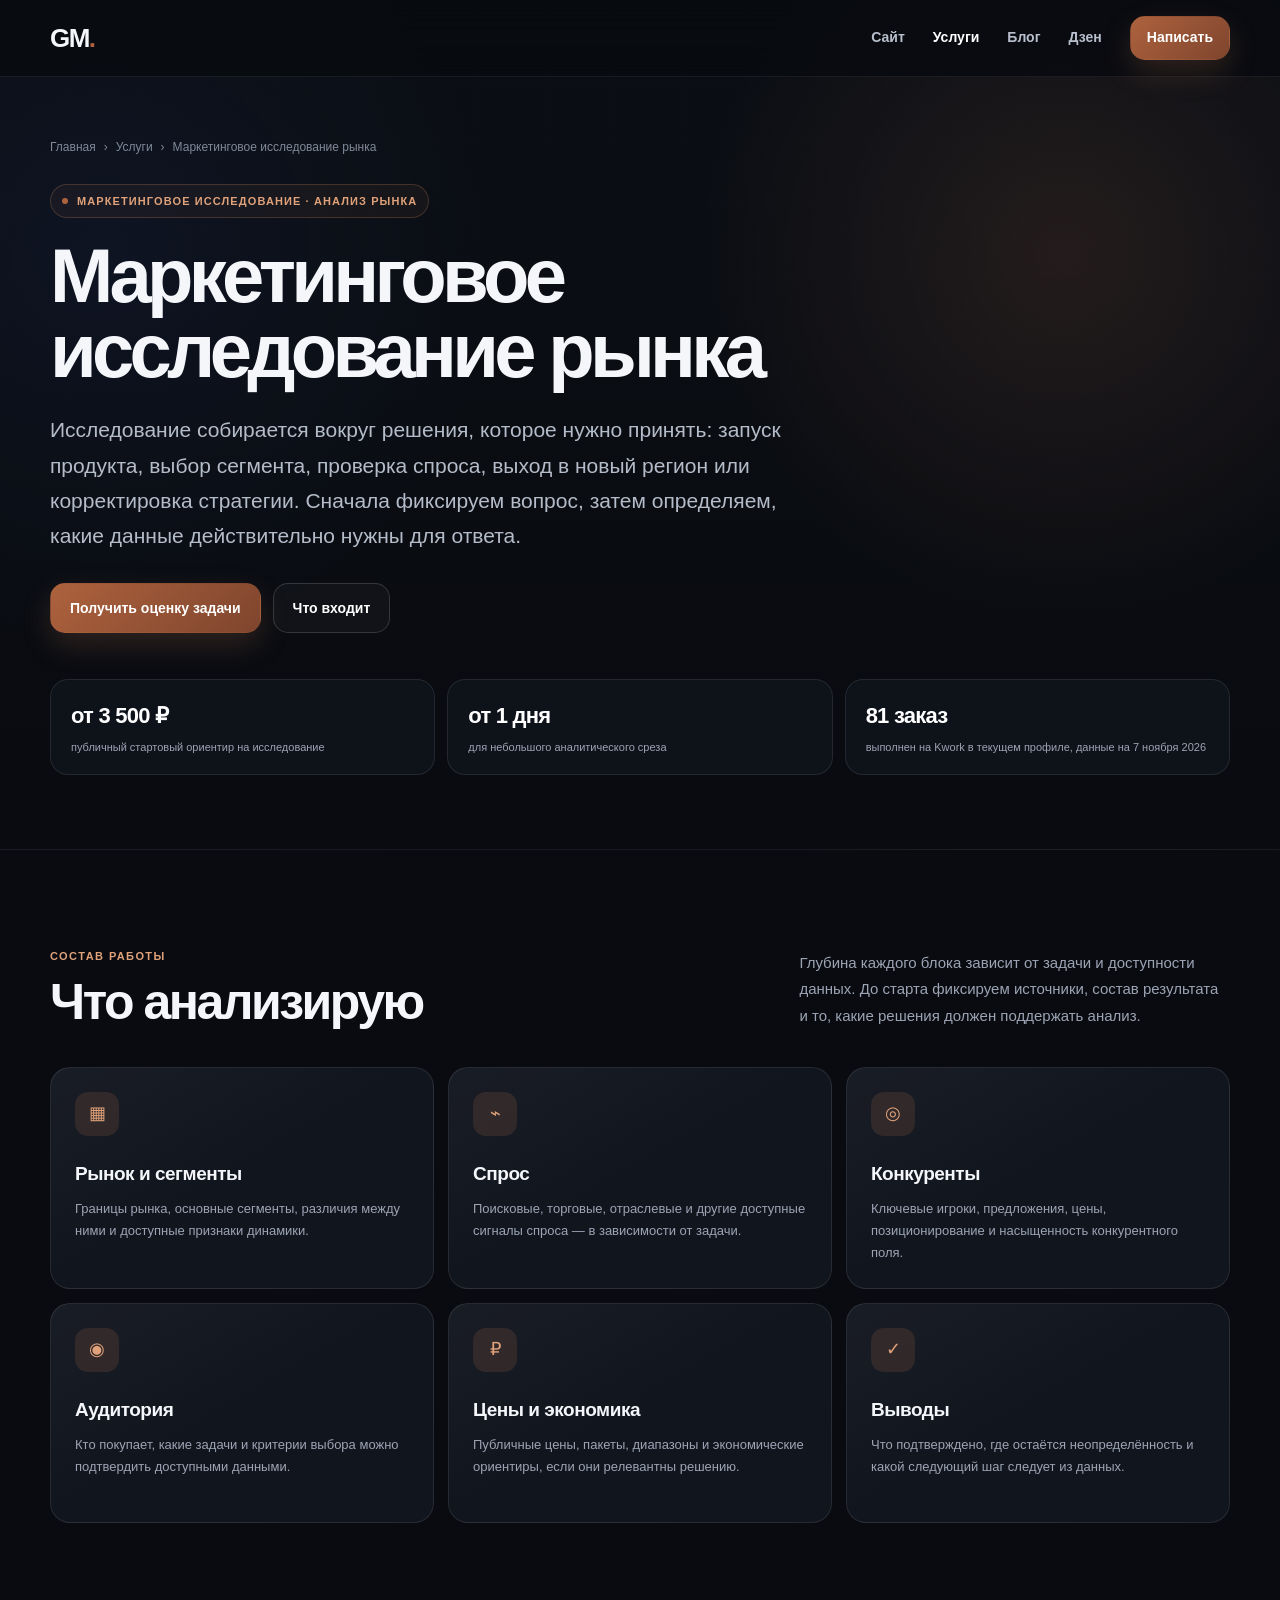
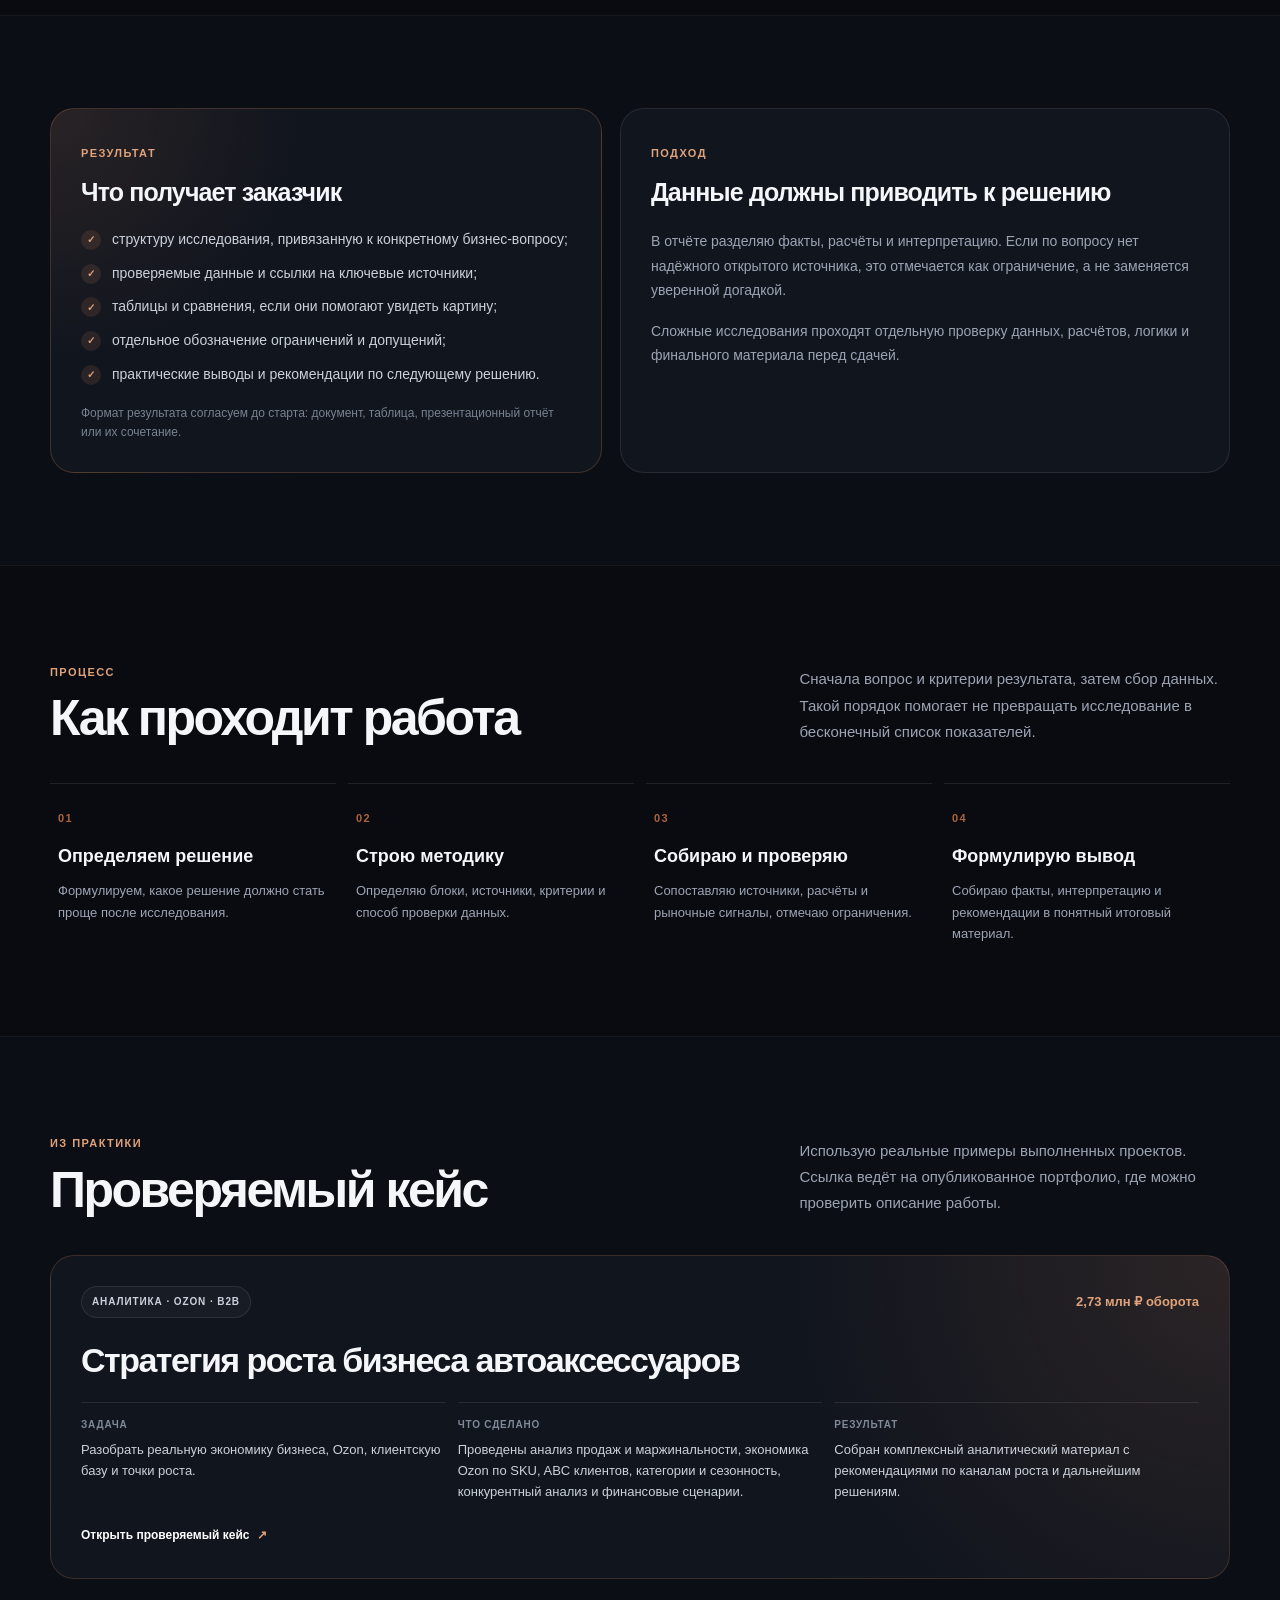
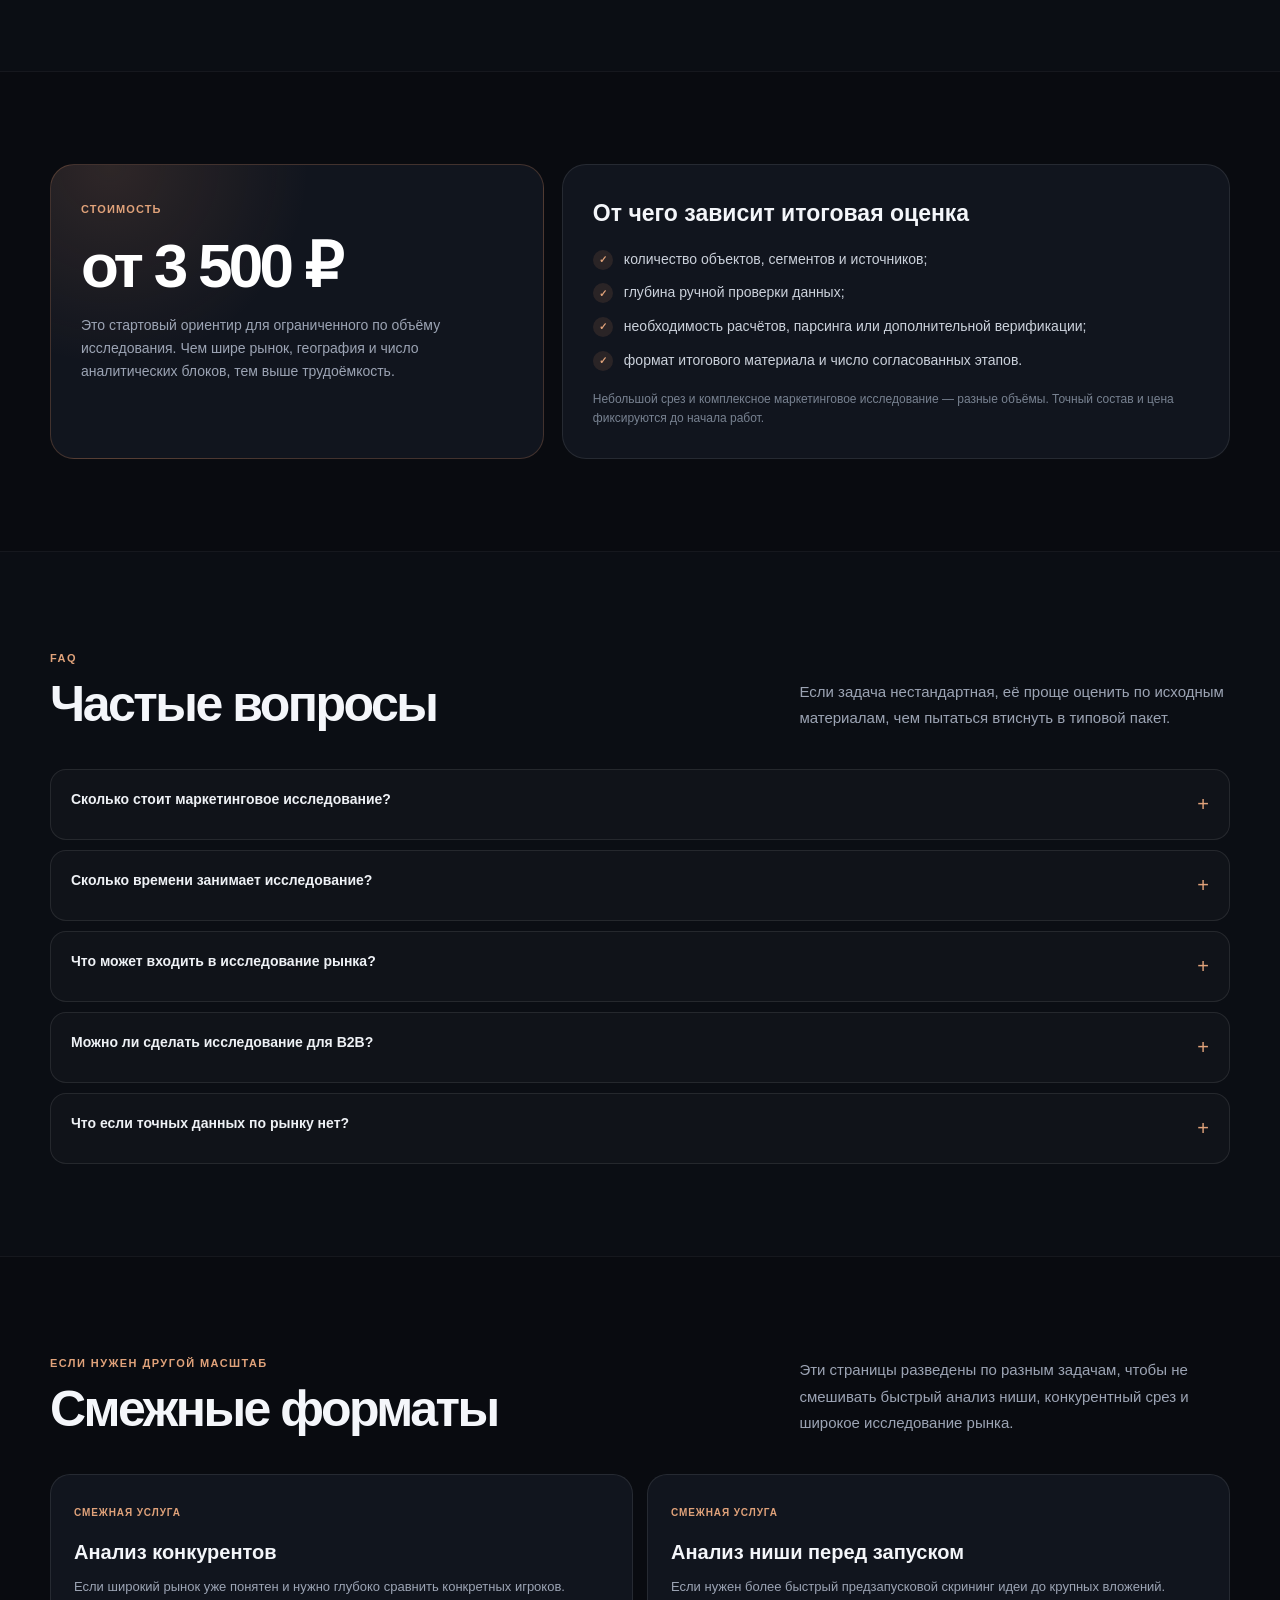
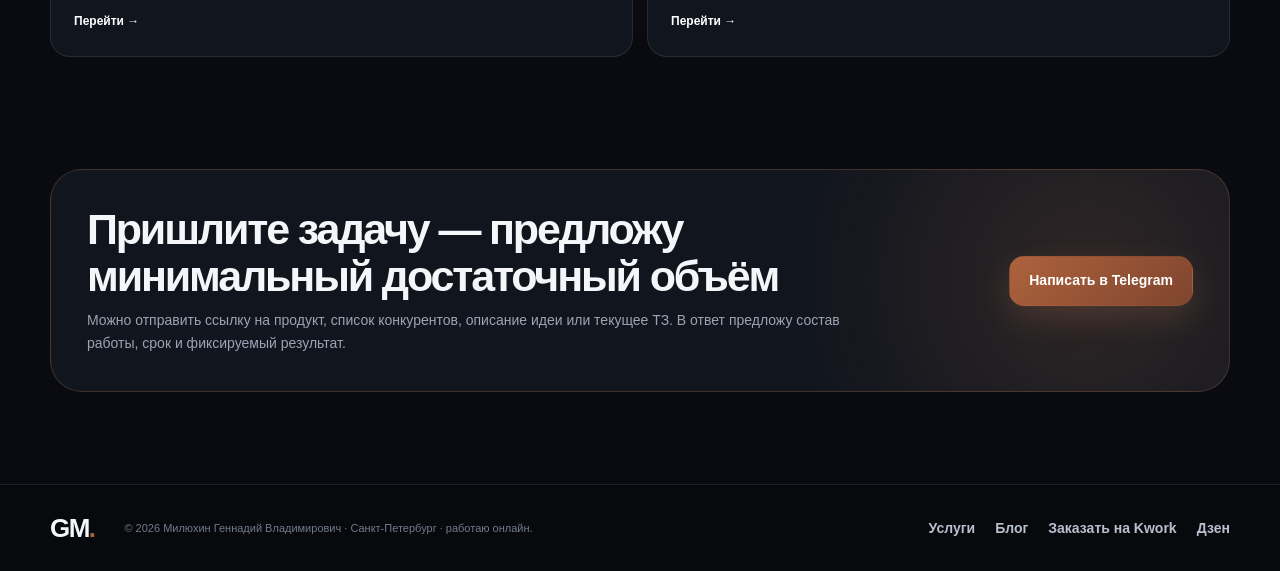
<file: services/marketing-research/index.html>
<!DOCTYPE html>
<html lang="ru"><head><meta charset="utf-8"/><meta content="width=device-width,initial-scale=1.0" name="viewport"/><title>Маркетинговое исследование рынка | Геннадий Милюхин</title><meta content="Маркетинговое исследование рынка под задачу бизнеса: спрос, сегменты, конкуренты, аудитория и выводы. Стартовый ориентир — от 3 500 ₽. Онлайн по России." name="description"/><meta content="Милюхин Геннадий Владимирович" name="author"/><meta content="index, follow" name="robots"/><link href="https://milukhin.ru/services/marketing-research/" rel="canonical"/><meta content="ru_RU" property="og:locale"/><meta content="website" property="og:type"/><meta content="Маркетинговое исследование рынка | Геннадий Милюхин" property="og:title"/><meta content="Маркетинговое исследование рынка под задачу бизнеса: спрос, сегменты, конкуренты, аудитория и выводы. Стартовый ориентир — от 3 500 ₽. Онлайн по России." property="og:description"/><meta content="https://milukhin.ru/services/marketing-research/" property="og:url"/><meta content="summary" name="twitter:card"/><link href="/services/styles.css" rel="stylesheet"/><script type="application/ld+json">{"@context":"https://schema.org","@graph":[{"@type":"Person","@id":"https://milukhin.ru/#gennady","name":"Милюхин Геннадий Владимирович","url":"https://milukhin.ru/","sameAs":["https://kwork.ru/user/milukhin","https://www.fl.ru/users/miluchin/portfolio/","https://dzen.ru/id/6a1c74f768ef497e3aacd4bc","https://t.me/miluchin"]},{"@type":"Service","@id":"https://milukhin.ru/services/marketing-research/#service","name":"Маркетинговое исследование рынка","description":"Маркетинговое исследование рынка под задачу бизнеса: спрос, сегменты, конкуренты, аудитория и выводы. Стартовый ориентир — от 3 500 ₽. Онлайн по России.","url":"https://milukhin.ru/services/marketing-research/","provider":{"@id":"https://milukhin.ru/#gennady"},"areaServed":{"@type":"Country","name":"Россия"},"availableChannel":{"@type":"ServiceChannel","serviceUrl":"https://milukhin.ru/services/marketing-research/"}},{"@type":"BreadcrumbList","itemListElement":[{"@type":"ListItem","position":1,"name":"Главная","item":"https://milukhin.ru/"},{"@type":"ListItem","position":2,"name":"Услуги","item":"https://milukhin.ru/services/"},{"@type":"ListItem","position":3,"name":"Маркетинговое исследование рынка","item":"https://milukhin.ru/services/marketing-research/"}]},{"@type":"FAQPage","mainEntity":[{"@type":"Question","name":"Сколько стоит маркетинговое исследование?","acceptedAnswer":{"@type":"Answer","text":"Текущий публичный стартовый ориентир на сайте — от 3 500 ₽. Комплексное исследование оценивается после того, как понятны вопрос, глубина, источники и формат результата."}},{"@type":"Question","name":"Сколько времени занимает исследование?","acceptedAnswer":{"@type":"Answer","text":"Небольшой аналитический срез может начинаться от 1 рабочего дня. Для комплексной работы срок зависит от числа блоков, доступности источников, объёма ручной проверки и расчётов."}},{"@type":"Question","name":"Что может входить в исследование рынка?","acceptedAnswer":{"@type":"Answer","text":"В зависимости от задачи: спрос, сегменты, конкуренты, цены, аудитория, каналы, рыночные сигналы, ограничения и выводы. Не все блоки нужны в каждом проекте."}},{"@type":"Question","name":"Можно ли сделать исследование для B2B?","acceptedAnswer":{"@type":"Answer","text":"Да. Для B2B особенно важно заранее определить рынок, типы клиентов, географию и критерии отбора источников, потому что открытых данных часто меньше, чем в массовом B2C."}},{"@type":"Question","name":"Что если точных данных по рынку нет?","acceptedAnswer":{"@type":"Answer","text":"Это фиксируется как ограничение. Я не подменяю отсутствующие данные уверенной оценкой: использую доступные источники, сценарные диапазоны и отдельно отмечаю, где начинается интерпретация."}}]}]}</script></head><body><a class="skip-link" href="#main">Перейти к содержанию</a><header class="site-header"><div class="shell nav-wrap"><a aria-label="Геннадий Милюхин — на главную" class="brand" href="/">GM<span>.</span></a><button aria-expanded="false" aria-label="Открыть меню" class="menu-toggle" type="button">☰</button><nav class="nav-links"><a href="/">Сайт</a><a aria-current="page" href="/services/">Услуги</a><a href="/blog/">Блог</a><a href="https://dzen.ru/id/6a1c74f768ef497e3aacd4bc" rel="noreferrer" target="_blank">Дзен</a></nav><a class="button button-primary nav-cta" href="https://t.me/miluchin" rel="noreferrer" target="_blank">Написать</a></div></header><main id="main"><section class="service-hero"><div class="shell hero-inner"><nav aria-label="Хлебные крошки" class="breadcrumbs"><a href="/">Главная</a><span>›</span><a href="/services/">Услуги</a><span>›</span><span>Маркетинговое исследование рынка</span></nav><span class="kicker">Маркетинговое исследование · анализ рынка</span><h1>Маркетинговое исследование рынка</h1><p class="hero-lead">Исследование собирается вокруг решения, которое нужно принять: запуск продукта, выбор сегмента, проверка спроса, выход в новый регион или корректировка стратегии. Сначала фиксируем вопрос, затем определяем, какие данные действительно нужны для ответа.</p><div class="hero-actions"><a class="button button-primary" href="https://t.me/miluchin" rel="noreferrer" target="_blank">Получить оценку задачи</a><a class="button button-ghost" href="#scope">Что входит</a></div><div class="hero-proof"><div class="proof-item"><strong>от 3 500 ₽</strong><span>публичный стартовый ориентир на исследование</span></div><div class="proof-item"><strong>от 1 дня</strong><span>для небольшого аналитического среза</span></div><div class="proof-item"><strong>81 заказ</strong><span>выполнен на Kwork в текущем профиле, данные на 7 ноября 2026</span></div></div></div></section><section class="section" id="scope"><div class="shell"><div class="section-head"><div><span class="section-kicker">Состав работы</span><h2>Что анализирую</h2></div><p>Глубина каждого блока зависит от задачи и доступности данных. До старта фиксируем источники, состав результата и то, какие решения должен поддержать анализ.</p></div><div class="feature-grid"><article class="feature-card"><div class="icon">▦</div><h3>Рынок и сегменты</h3><p>Границы рынка, основные сегменты, различия между ними и доступные признаки динамики.</p></article><article class="feature-card"><div class="icon">⌁</div><h3>Спрос</h3><p>Поисковые, торговые, отраслевые и другие доступные сигналы спроса — в зависимости от задачи.</p></article><article class="feature-card"><div class="icon">◎</div><h3>Конкуренты</h3><p>Ключевые игроки, предложения, цены, позиционирование и насыщенность конкурентного поля.</p></article><article class="feature-card"><div class="icon">◉</div><h3>Аудитория</h3><p>Кто покупает, какие задачи и критерии выбора можно подтвердить доступными данными.</p></article><article class="feature-card"><div class="icon">₽</div><h3>Цены и экономика</h3><p>Публичные цены, пакеты, диапазоны и экономические ориентиры, если они релевантны решению.</p></article><article class="feature-card"><div class="icon">✓</div><h3>Выводы</h3><p>Что подтверждено, где остаётся неопределённость и какой следующий шаг следует из данных.</p></article></div></div></section><section class="section section-alt"><div class="shell"><div class="deliverables"><div class="panel panel-accent"><span class="section-kicker">Результат</span><h3>Что получает заказчик</h3><ul class="check-list"><li>структуру исследования, привязанную к конкретному бизнес-вопросу;</li><li>проверяемые данные и ссылки на ключевые источники;</li><li>таблицы и сравнения, если они помогают увидеть картину;</li><li>отдельное обозначение ограничений и допущений;</li><li>практические выводы и рекомендации по следующему решению.</li></ul><p class="small-note">Формат результата согласуем до старта: документ, таблица, презентационный отчёт или их сочетание.</p></div><div class="panel"><span class="section-kicker">Подход</span><h3>Данные должны приводить к решению</h3><p style="margin:0;color:var(--muted);font-size:14px;line-height:1.75">В отчёте разделяю факты, расчёты и интерпретацию. Если по вопросу нет надёжного открытого источника, это отмечается как ограничение, а не заменяется уверенной догадкой.</p><p style="margin:16px 0 0;color:var(--muted);font-size:14px;line-height:1.75">Сложные исследования проходят отдельную проверку данных, расчётов, логики и финального материала перед сдачей.</p></div></div></div></section><section class="section"><div class="shell"><div class="section-head"><div><span class="section-kicker">Процесс</span><h2>Как проходит работа</h2></div><p>Сначала вопрос и критерии результата, затем сбор данных. Такой порядок помогает не превращать исследование в бесконечный список показателей.</p></div><div class="process"><article class="step"><span>01</span><h3>Определяем решение</h3><p>Формулируем, какое решение должно стать проще после исследования.</p></article><article class="step"><span>02</span><h3>Строю методику</h3><p>Определяю блоки, источники, критерии и способ проверки данных.</p></article><article class="step"><span>03</span><h3>Собираю и проверяю</h3><p>Сопоставляю источники, расчёты и рыночные сигналы, отмечаю ограничения.</p></article><article class="step"><span>04</span><h3>Формулирую вывод</h3><p>Собираю факты, интерпретацию и рекомендации в понятный итоговый материал.</p></article></div></div></section><section class="section section-alt"><div class="shell"><div class="section-head"><div><span class="section-kicker">Из практики</span><h2>Проверяемый кейс</h2></div><p>Использую реальные примеры выполненных проектов. Ссылка ведёт на опубликованное портфолио, где можно проверить описание работы.</p></div><article class="case-card"><div class="case-top"><span class="case-label">Аналитика · Ozon · B2B</span><span class="case-metric">2,73 млн ₽ оборота</span></div><h3>Стратегия роста бизнеса автоаксессуаров</h3><dl class="case-flow"><div><dt>Задача</dt><dd>Разобрать реальную экономику бизнеса, Ozon, клиентскую базу и точки роста.</dd></div><div><dt>Что сделано</dt><dd>Проведены анализ продаж и маржинальности, экономика Ozon по SKU, ABC клиентов, категории и сезонность, конкурентный анализ и финансовые сценарии.</dd></div><div><dt>Результат</dt><dd>Собран комплексный аналитический материал с рекомендациями по каналам роста и дальнейшим решениям.</dd></div></dl><a class="case-link" href="https://www.fl.ru/users/miluchin/portfolio/" rel="noreferrer" target="_blank">Открыть проверяемый кейс <span>↗</span></a></article></div></section><section class="section"><div class="shell"><div class="price-layout"><div class="price-box"><small>Стоимость</small><div class="price">от 3 500 ₽</div><p>Это стартовый ориентир для ограниченного по объёму исследования. Чем шире рынок, география и число аналитических блоков, тем выше трудоёмкость.</p></div><div class="price-details"><h3>От чего зависит итоговая оценка</h3><ul class="check-list"><li>количество объектов, сегментов и источников;</li><li>глубина ручной проверки данных;</li><li>необходимость расчётов, парсинга или дополнительной верификации;</li><li>формат итогового материала и число согласованных этапов.</li></ul><p class="small-note">Небольшой срез и комплексное маркетинговое исследование — разные объёмы. Точный состав и цена фиксируются до начала работ.</p></div></div></div></section><section class="section section-alt"><div class="shell"><div class="section-head"><div><span class="section-kicker">FAQ</span><h2>Частые вопросы</h2></div><p>Если задача нестандартная, её проще оценить по исходным материалам, чем пытаться втиснуть в типовой пакет.</p></div><div class="faq-list"><details class="faq-item"><summary>Сколько стоит маркетинговое исследование?</summary><p>Текущий публичный стартовый ориентир на сайте — от 3 500 ₽. Комплексное исследование оценивается после того, как понятны вопрос, глубина, источники и формат результата.</p></details><details class="faq-item"><summary>Сколько времени занимает исследование?</summary><p>Небольшой аналитический срез может начинаться от 1 рабочего дня. Для комплексной работы срок зависит от числа блоков, доступности источников, объёма ручной проверки и расчётов.</p></details><details class="faq-item"><summary>Что может входить в исследование рынка?</summary><p>В зависимости от задачи: спрос, сегменты, конкуренты, цены, аудитория, каналы, рыночные сигналы, ограничения и выводы. Не все блоки нужны в каждом проекте.</p></details><details class="faq-item"><summary>Можно ли сделать исследование для B2B?</summary><p>Да. Для B2B особенно важно заранее определить рынок, типы клиентов, географию и критерии отбора источников, потому что открытых данных часто меньше, чем в массовом B2C.</p></details><details class="faq-item"><summary>Что если точных данных по рынку нет?</summary><p>Это фиксируется как ограничение. Я не подменяю отсутствующие данные уверенной оценкой: использую доступные источники, сценарные диапазоны и отдельно отмечаю, где начинается интерпретация.</p></details></div></div></section><section class="section"><div class="shell"><div class="section-head"><div><span class="section-kicker">Если нужен другой масштаб</span><h2>Смежные форматы</h2></div><p>Эти страницы разведены по разным задачам, чтобы не смешивать быстрый анализ ниши, конкурентный срез и широкое исследование рынка.</p></div><div class="related-services"><a class="service-link-card" href="/services/competitor-analysis/"><small>Смежная услуга</small><h3>Анализ конкурентов</h3><p>Если широкий рынок уже понятен и нужно глубоко сравнить конкретных игроков.</p><b>Перейти →</b></a><a class="service-link-card" href="/services/niche-analysis/"><small>Смежная услуга</small><h3>Анализ ниши перед запуском</h3><p>Если нужен более быстрый предзапусковой скрининг идеи до крупных вложений.</p><b>Перейти →</b></a></div></div></section><section class="section" style="padding-top:20px"><div class="shell"><div class="cta-band"><div><h2>Пришлите задачу — предложу минимальный достаточный объём</h2><p>Можно отправить ссылку на продукт, список конкурентов, описание идеи или текущее ТЗ. В ответ предложу состав работы, срок и фиксируемый результат.</p></div><a class="button button-primary" href="https://t.me/miluchin" rel="noreferrer" target="_blank">Написать в Telegram</a></div></div></section></main><footer class="footer"><div class="shell footer-row"><a class="brand" href="/">GM<span>.</span></a><p>© 2026 Милюхин Геннадий Владимирович · Санкт-Петербург · работаю онлайн.</p><div class="footer-links"><a href="/services/">Услуги</a><a href="/blog/">Блог</a><a href="https://kwork.ru/analytics/47545978/analiz-rynka-nishi-konkurentov-i-sprosa-dlya-zapuska-biznesa" rel="noreferrer" target="_blank">Заказать на Kwork</a><a href="https://dzen.ru/id/6a1c74f768ef497e3aacd4bc" rel="noreferrer" target="_blank">Дзен</a></div></div></footer><script defer="" src="/services/script.js"></script><script src="/js/analytics.js"></script>
</body></html>
</file>
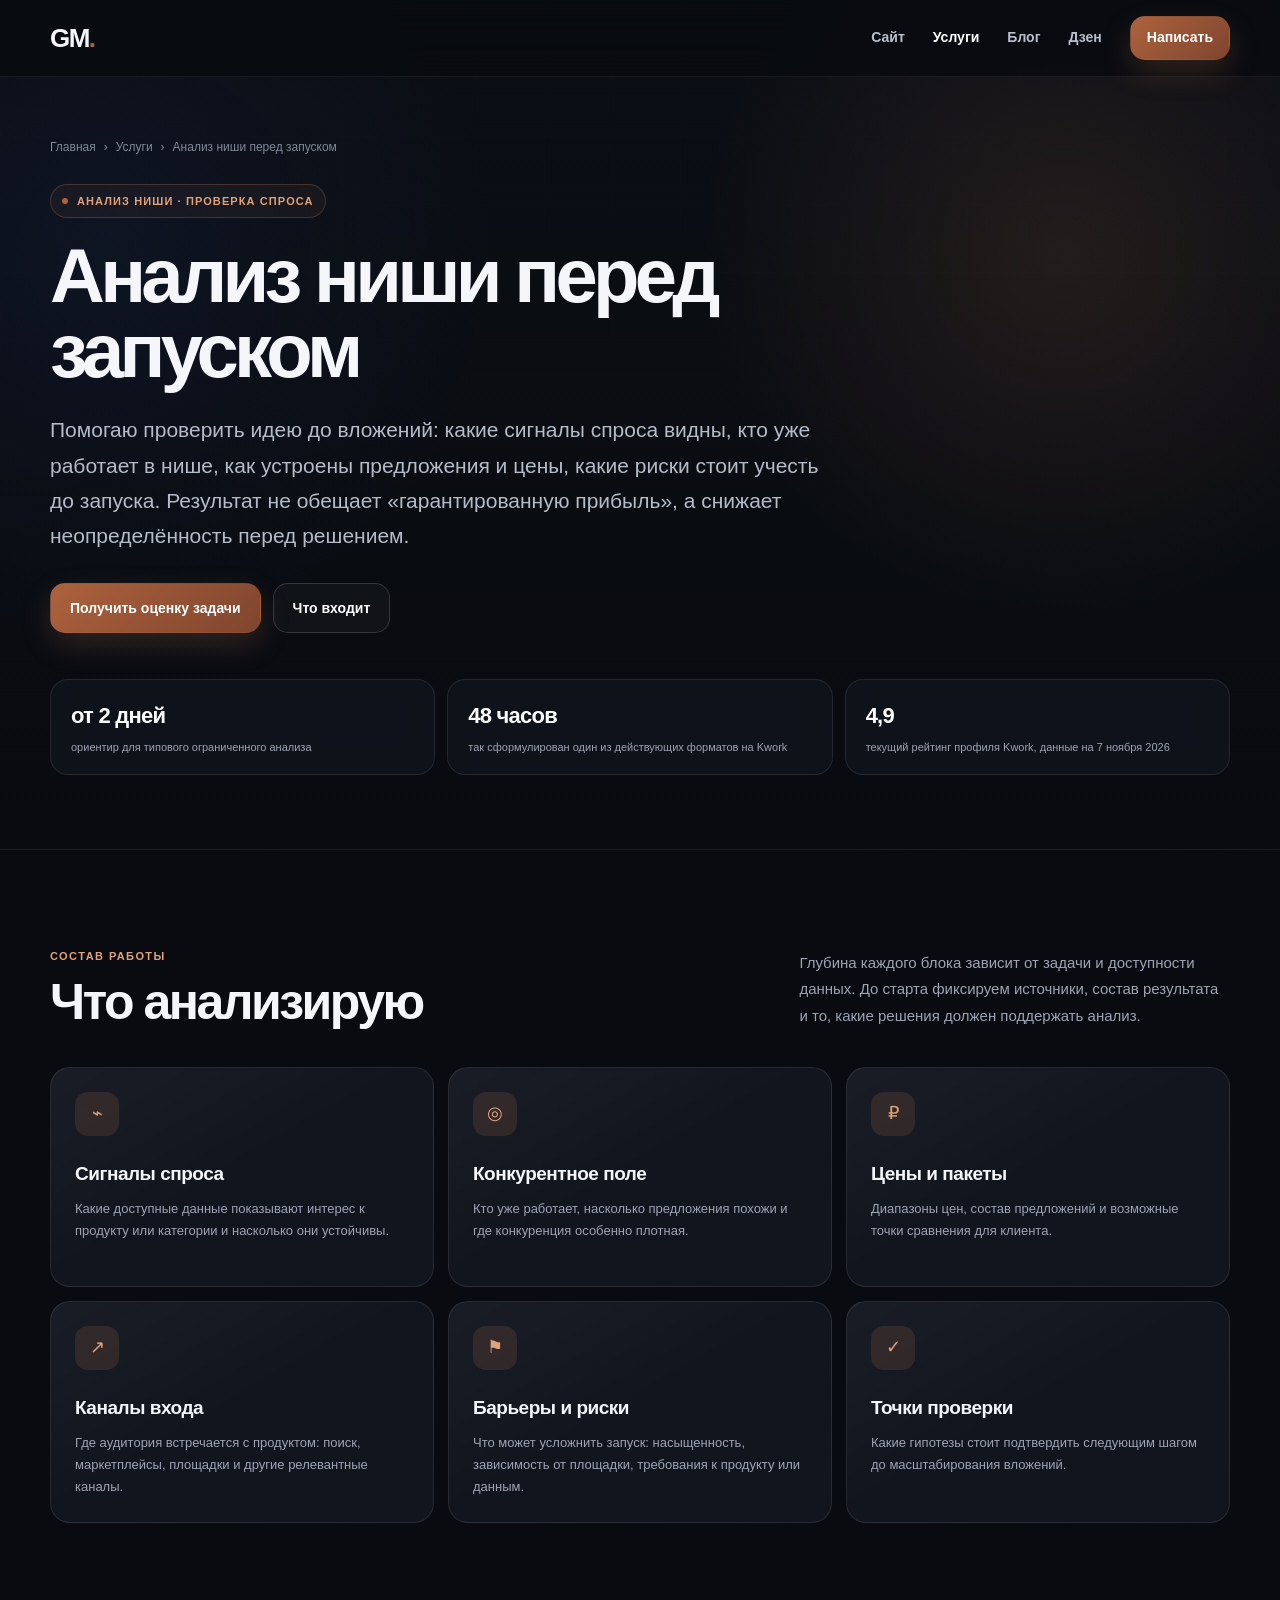
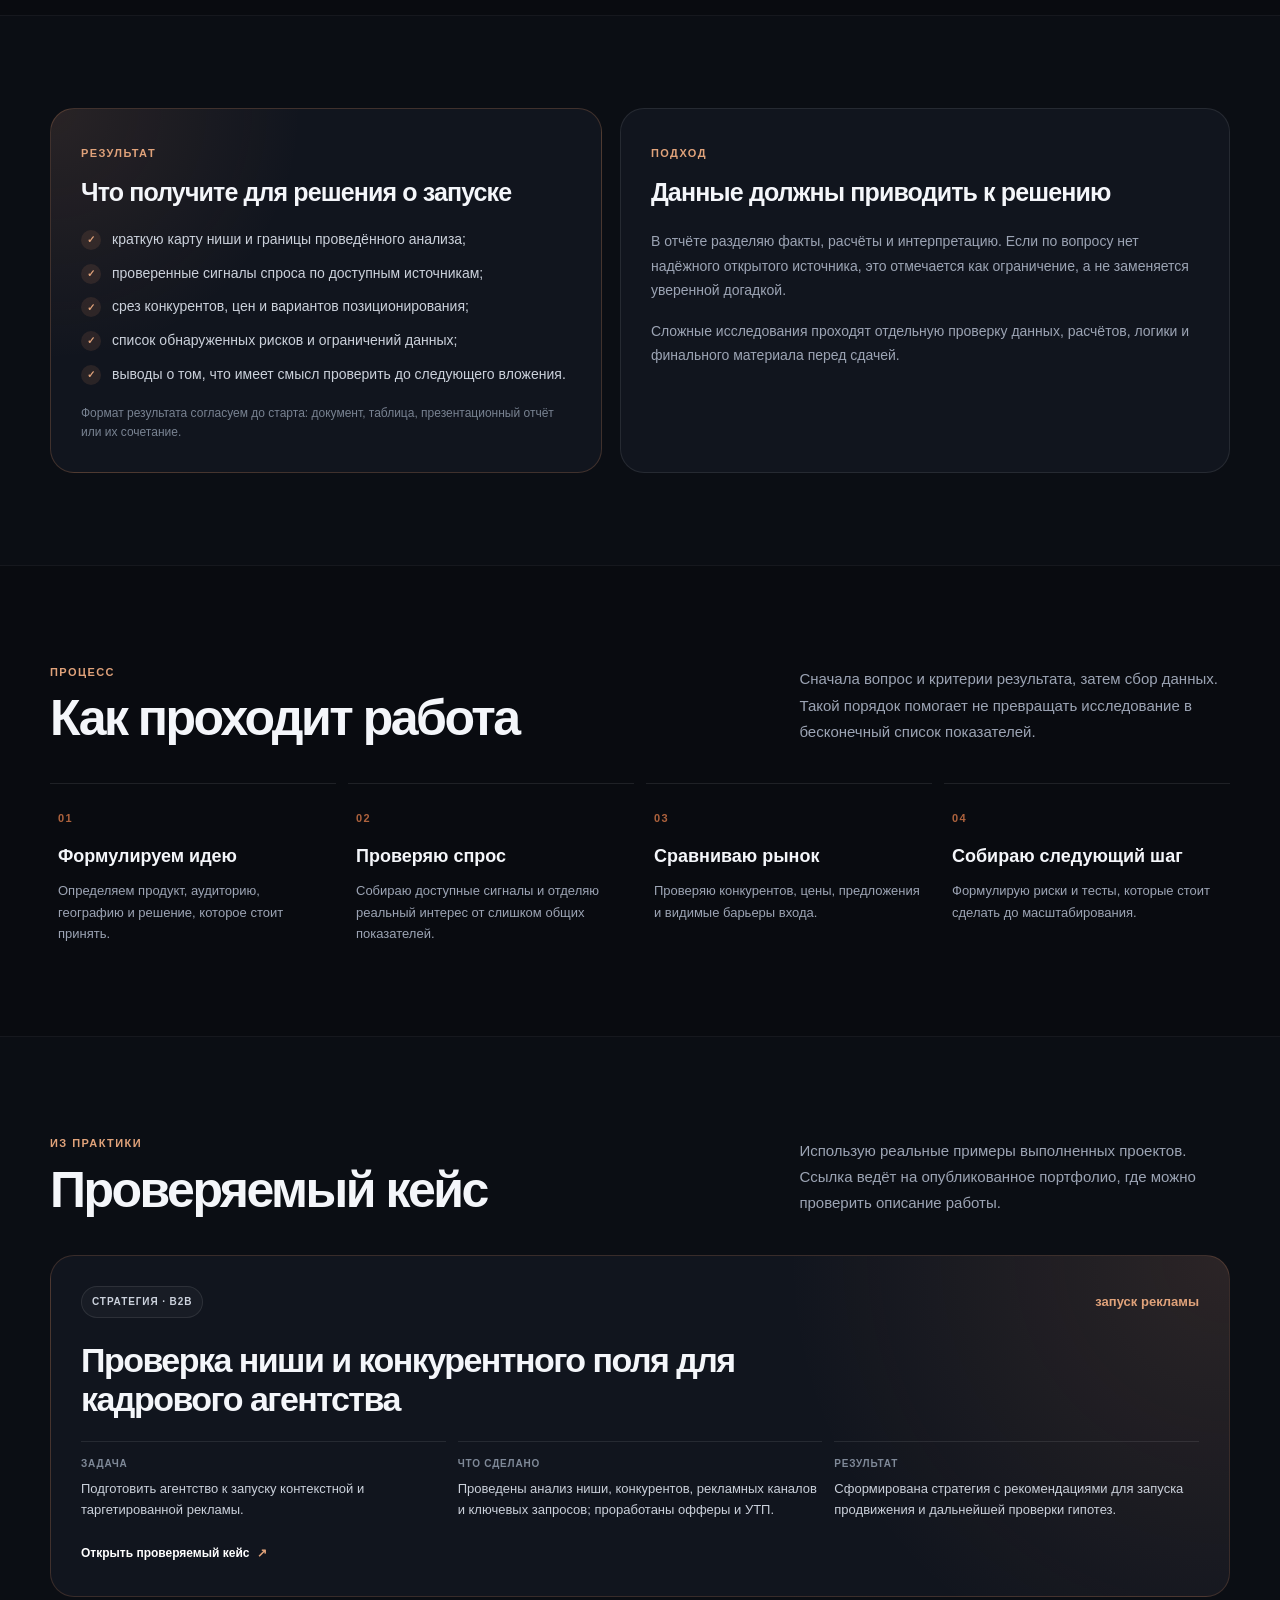
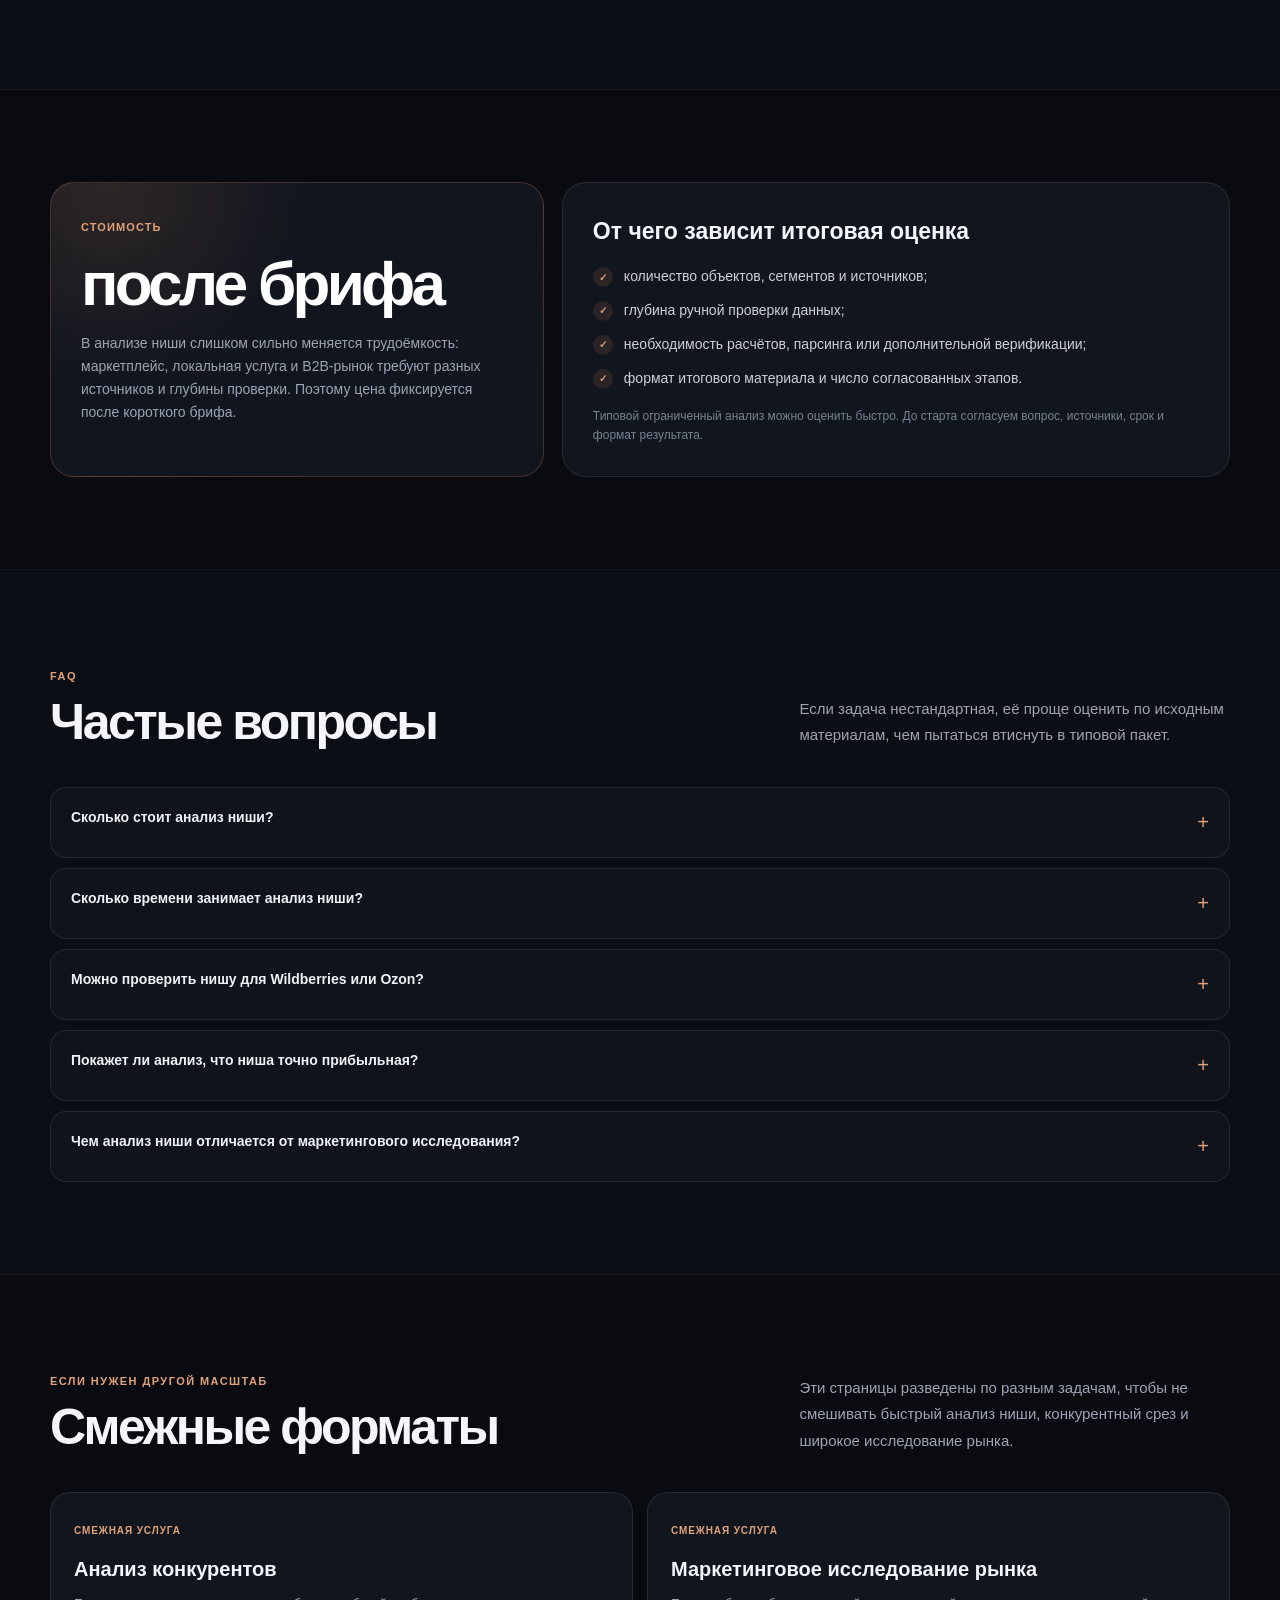
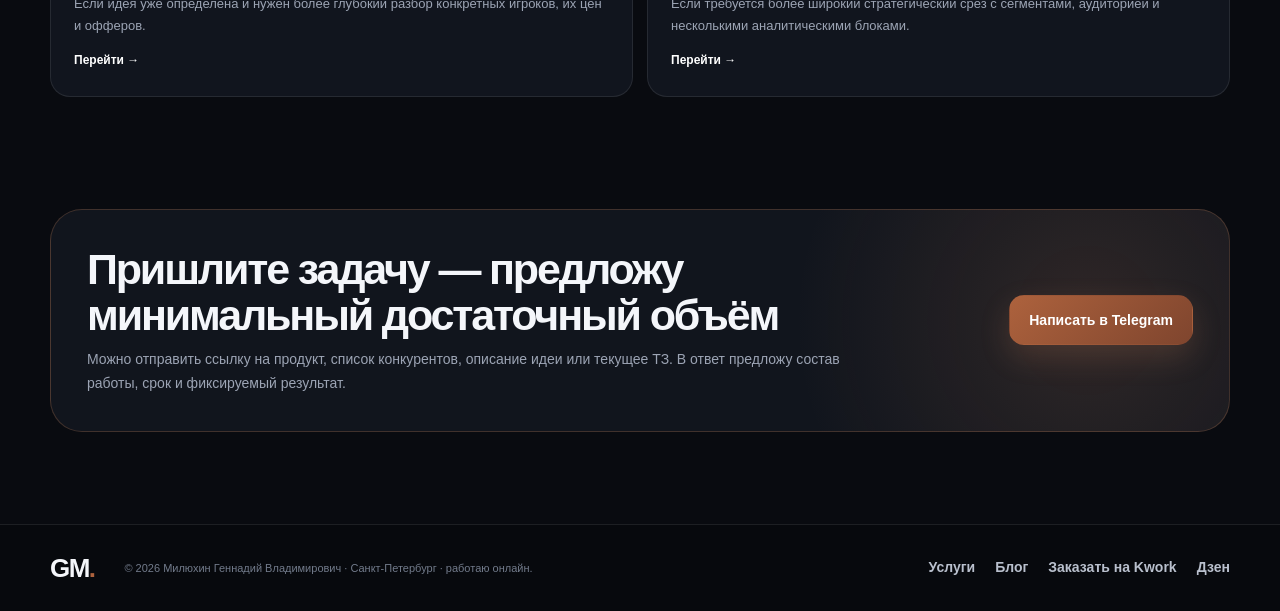
<file: services/niche-analysis/index.html>
<!DOCTYPE html>
<html lang="ru"><head><meta charset="utf-8"/><meta content="width=device-width,initial-scale=1.0" name="viewport"/><title>Анализ ниши перед запуском | Геннадий Милюхин</title><meta content="Анализ ниши перед запуском: проверка спроса, конкурентов, цен, барьеров и точек входа. Для малого бизнеса, B2B и маркетплейсов. Онлайн по России." name="description"/><meta content="Милюхин Геннадий Владимирович" name="author"/><meta content="index, follow" name="robots"/><link href="https://milukhin.ru/services/niche-analysis/" rel="canonical"/><meta content="ru_RU" property="og:locale"/><meta content="website" property="og:type"/><meta content="Анализ ниши перед запуском | Геннадий Милюхин" property="og:title"/><meta content="Анализ ниши перед запуском: проверка спроса, конкурентов, цен, барьеров и точек входа. Для малого бизнеса, B2B и маркетплейсов. Онлайн по России." property="og:description"/><meta content="https://milukhin.ru/services/niche-analysis/" property="og:url"/><meta content="summary" name="twitter:card"/><link href="/services/styles.css" rel="stylesheet"/><script type="application/ld+json">{"@context":"https://schema.org","@graph":[{"@type":"Person","@id":"https://milukhin.ru/#gennady","name":"Милюхин Геннадий Владимирович","url":"https://milukhin.ru/","sameAs":["https://kwork.ru/user/milukhin","https://www.fl.ru/users/miluchin/portfolio/","https://dzen.ru/id/6a1c74f768ef497e3aacd4bc","https://t.me/miluchin"]},{"@type":"Service","@id":"https://milukhin.ru/services/niche-analysis/#service","name":"Анализ ниши перед запуском","description":"Анализ ниши перед запуском: проверка спроса, конкурентов, цен, барьеров и точек входа. Для малого бизнеса, B2B и маркетплейсов. Онлайн по России.","url":"https://milukhin.ru/services/niche-analysis/","provider":{"@id":"https://milukhin.ru/#gennady"},"areaServed":{"@type":"Country","name":"Россия"},"availableChannel":{"@type":"ServiceChannel","serviceUrl":"https://milukhin.ru/services/niche-analysis/"}},{"@type":"BreadcrumbList","itemListElement":[{"@type":"ListItem","position":1,"name":"Главная","item":"https://milukhin.ru/"},{"@type":"ListItem","position":2,"name":"Услуги","item":"https://milukhin.ru/services/"},{"@type":"ListItem","position":3,"name":"Анализ ниши перед запуском","item":"https://milukhin.ru/services/niche-analysis/"}]},{"@type":"FAQPage","mainEntity":[{"@type":"Question","name":"Сколько стоит анализ ниши?","acceptedAnswer":{"@type":"Answer","text":"Стоимость зависит от типа рынка, географии, числа конкурентов и того, какие сигналы спроса нужно проверять. После короткого брифа я фиксирую состав работ и цену до старта."}},{"@type":"Question","name":"Сколько времени занимает анализ ниши?","acceptedAnswer":{"@type":"Answer","text":"Для типового ограниченного анализа ориентир начинается от 2 рабочих дней. Более сложные рынки или задачи с дополнительным сбором данных оцениваются отдельно."}},{"@type":"Question","name":"Можно проверить нишу для Wildberries или Ozon?","acceptedAnswer":{"@type":"Answer","text":"Да, если заранее определить товарную категорию, географию и показатели, по которым принимается решение. Для маркетплейсов важно не смешивать общерыночный спрос с данными конкретной площадки."}},{"@type":"Question","name":"Покажет ли анализ, что ниша точно прибыльная?","acceptedAnswer":{"@type":"Answer","text":"Нет. Исследование снижает неопределённость, но не даёт гарантии будущей прибыли. Оно помогает увидеть спрос, конкуренцию, цены, барьеры и риски до вложений."}},{"@type":"Question","name":"Чем анализ ниши отличается от маркетингового исследования?","acceptedAnswer":{"@type":"Answer","text":"Анализ ниши — более узкий и быстрый предзапусковой формат. Маркетинговое исследование шире и может включать дополнительные сегменты, аудиторию, динамику рынка, каналы и более глубокую стратегическую часть."}}]}]}</script></head><body><a class="skip-link" href="#main">Перейти к содержанию</a><header class="site-header"><div class="shell nav-wrap"><a aria-label="Геннадий Милюхин — на главную" class="brand" href="/">GM<span>.</span></a><button aria-expanded="false" aria-label="Открыть меню" class="menu-toggle" type="button">☰</button><nav class="nav-links"><a href="/">Сайт</a><a aria-current="page" href="/services/">Услуги</a><a href="/blog/">Блог</a><a href="https://dzen.ru/id/6a1c74f768ef497e3aacd4bc" rel="noreferrer" target="_blank">Дзен</a></nav><a class="button button-primary nav-cta" href="https://t.me/miluchin" rel="noreferrer" target="_blank">Написать</a></div></header><main id="main"><section class="service-hero"><div class="shell hero-inner"><nav aria-label="Хлебные крошки" class="breadcrumbs"><a href="/">Главная</a><span>›</span><a href="/services/">Услуги</a><span>›</span><span>Анализ ниши перед запуском</span></nav><span class="kicker">Анализ ниши · проверка спроса</span><h1>Анализ ниши перед запуском</h1><p class="hero-lead">Помогаю проверить идею до вложений: какие сигналы спроса видны, кто уже работает в нише, как устроены предложения и цены, какие риски стоит учесть до запуска. Результат не обещает «гарантированную прибыль», а снижает неопределённость перед решением.</p><div class="hero-actions"><a class="button button-primary" href="https://t.me/miluchin" rel="noreferrer" target="_blank">Получить оценку задачи</a><a class="button button-ghost" href="#scope">Что входит</a></div><div class="hero-proof"><div class="proof-item"><strong>от 2 дней</strong><span>ориентир для типового ограниченного анализа</span></div><div class="proof-item"><strong>48 часов</strong><span>так сформулирован один из действующих форматов на Kwork</span></div><div class="proof-item"><strong>4,9</strong><span>текущий рейтинг профиля Kwork, данные на 7 ноября 2026</span></div></div></div></section><section class="section" id="scope"><div class="shell"><div class="section-head"><div><span class="section-kicker">Состав работы</span><h2>Что анализирую</h2></div><p>Глубина каждого блока зависит от задачи и доступности данных. До старта фиксируем источники, состав результата и то, какие решения должен поддержать анализ.</p></div><div class="feature-grid"><article class="feature-card"><div class="icon">⌁</div><h3>Сигналы спроса</h3><p>Какие доступные данные показывают интерес к продукту или категории и насколько они устойчивы.</p></article><article class="feature-card"><div class="icon">◎</div><h3>Конкурентное поле</h3><p>Кто уже работает, насколько предложения похожи и где конкуренция особенно плотная.</p></article><article class="feature-card"><div class="icon">₽</div><h3>Цены и пакеты</h3><p>Диапазоны цен, состав предложений и возможные точки сравнения для клиента.</p></article><article class="feature-card"><div class="icon">↗</div><h3>Каналы входа</h3><p>Где аудитория встречается с продуктом: поиск, маркетплейсы, площадки и другие релевантные каналы.</p></article><article class="feature-card"><div class="icon">⚑</div><h3>Барьеры и риски</h3><p>Что может усложнить запуск: насыщенность, зависимость от площадки, требования к продукту или данным.</p></article><article class="feature-card"><div class="icon">✓</div><h3>Точки проверки</h3><p>Какие гипотезы стоит подтвердить следующим шагом до масштабирования вложений.</p></article></div></div></section><section class="section section-alt"><div class="shell"><div class="deliverables"><div class="panel panel-accent"><span class="section-kicker">Результат</span><h3>Что получите для решения о запуске</h3><ul class="check-list"><li>краткую карту ниши и границы проведённого анализа;</li><li>проверенные сигналы спроса по доступным источникам;</li><li>срез конкурентов, цен и вариантов позиционирования;</li><li>список обнаруженных рисков и ограничений данных;</li><li>выводы о том, что имеет смысл проверить до следующего вложения.</li></ul><p class="small-note">Формат результата согласуем до старта: документ, таблица, презентационный отчёт или их сочетание.</p></div><div class="panel"><span class="section-kicker">Подход</span><h3>Данные должны приводить к решению</h3><p style="margin:0;color:var(--muted);font-size:14px;line-height:1.75">В отчёте разделяю факты, расчёты и интерпретацию. Если по вопросу нет надёжного открытого источника, это отмечается как ограничение, а не заменяется уверенной догадкой.</p><p style="margin:16px 0 0;color:var(--muted);font-size:14px;line-height:1.75">Сложные исследования проходят отдельную проверку данных, расчётов, логики и финального материала перед сдачей.</p></div></div></div></section><section class="section"><div class="shell"><div class="section-head"><div><span class="section-kicker">Процесс</span><h2>Как проходит работа</h2></div><p>Сначала вопрос и критерии результата, затем сбор данных. Такой порядок помогает не превращать исследование в бесконечный список показателей.</p></div><div class="process"><article class="step"><span>01</span><h3>Формулируем идею</h3><p>Определяем продукт, аудиторию, географию и решение, которое стоит принять.</p></article><article class="step"><span>02</span><h3>Проверяю спрос</h3><p>Собираю доступные сигналы и отделяю реальный интерес от слишком общих показателей.</p></article><article class="step"><span>03</span><h3>Сравниваю рынок</h3><p>Проверяю конкурентов, цены, предложения и видимые барьеры входа.</p></article><article class="step"><span>04</span><h3>Собираю следующий шаг</h3><p>Формулирую риски и тесты, которые стоит сделать до масштабирования.</p></article></div></div></section><section class="section section-alt"><div class="shell"><div class="section-head"><div><span class="section-kicker">Из практики</span><h2>Проверяемый кейс</h2></div><p>Использую реальные примеры выполненных проектов. Ссылка ведёт на опубликованное портфолио, где можно проверить описание работы.</p></div><article class="case-card"><div class="case-top"><span class="case-label">Стратегия · B2B</span><span class="case-metric">запуск рекламы</span></div><h3>Проверка ниши и конкурентного поля для кадрового агентства</h3><dl class="case-flow"><div><dt>Задача</dt><dd>Подготовить агентство к запуску контекстной и таргетированной рекламы.</dd></div><div><dt>Что сделано</dt><dd>Проведены анализ ниши, конкурентов, рекламных каналов и ключевых запросов; проработаны офферы и УТП.</dd></div><div><dt>Результат</dt><dd>Сформирована стратегия с рекомендациями для запуска продвижения и дальнейшей проверки гипотез.</dd></div></dl><a class="case-link" href="https://www.fl.ru/user/miluchin/portfolio/8034604/" rel="noreferrer" target="_blank">Открыть проверяемый кейс <span>↗</span></a></article></div></section><section class="section"><div class="shell"><div class="price-layout"><div class="price-box"><small>Стоимость</small><div class="price">после брифа</div><p>В анализе ниши слишком сильно меняется трудоёмкость: маркетплейс, локальная услуга и B2B-рынок требуют разных источников и глубины проверки. Поэтому цена фиксируется после короткого брифа.</p></div><div class="price-details"><h3>От чего зависит итоговая оценка</h3><ul class="check-list"><li>количество объектов, сегментов и источников;</li><li>глубина ручной проверки данных;</li><li>необходимость расчётов, парсинга или дополнительной верификации;</li><li>формат итогового материала и число согласованных этапов.</li></ul><p class="small-note">Типовой ограниченный анализ можно оценить быстро. До старта согласуем вопрос, источники, срок и формат результата.</p></div></div></div></section><section class="section section-alt"><div class="shell"><div class="section-head"><div><span class="section-kicker">FAQ</span><h2>Частые вопросы</h2></div><p>Если задача нестандартная, её проще оценить по исходным материалам, чем пытаться втиснуть в типовой пакет.</p></div><div class="faq-list"><details class="faq-item"><summary>Сколько стоит анализ ниши?</summary><p>Стоимость зависит от типа рынка, географии, числа конкурентов и того, какие сигналы спроса нужно проверять. После короткого брифа я фиксирую состав работ и цену до старта.</p></details><details class="faq-item"><summary>Сколько времени занимает анализ ниши?</summary><p>Для типового ограниченного анализа ориентир начинается от 2 рабочих дней. Более сложные рынки или задачи с дополнительным сбором данных оцениваются отдельно.</p></details><details class="faq-item"><summary>Можно проверить нишу для Wildberries или Ozon?</summary><p>Да, если заранее определить товарную категорию, географию и показатели, по которым принимается решение. Для маркетплейсов важно не смешивать общерыночный спрос с данными конкретной площадки.</p></details><details class="faq-item"><summary>Покажет ли анализ, что ниша точно прибыльная?</summary><p>Нет. Исследование снижает неопределённость, но не даёт гарантии будущей прибыли. Оно помогает увидеть спрос, конкуренцию, цены, барьеры и риски до вложений.</p></details><details class="faq-item"><summary>Чем анализ ниши отличается от маркетингового исследования?</summary><p>Анализ ниши — более узкий и быстрый предзапусковой формат. Маркетинговое исследование шире и может включать дополнительные сегменты, аудиторию, динамику рынка, каналы и более глубокую стратегическую часть.</p></details></div></div></section><section class="section"><div class="shell"><div class="section-head"><div><span class="section-kicker">Если нужен другой масштаб</span><h2>Смежные форматы</h2></div><p>Эти страницы разведены по разным задачам, чтобы не смешивать быстрый анализ ниши, конкурентный срез и широкое исследование рынка.</p></div><div class="related-services"><a class="service-link-card" href="/services/competitor-analysis/"><small>Смежная услуга</small><h3>Анализ конкурентов</h3><p>Если идея уже определена и нужен более глубокий разбор конкретных игроков, их цен и офферов.</p><b>Перейти →</b></a><a class="service-link-card" href="/services/marketing-research/"><small>Смежная услуга</small><h3>Маркетинговое исследование рынка</h3><p>Если требуется более широкий стратегический срез с сегментами, аудиторией и несколькими аналитическими блоками.</p><b>Перейти →</b></a></div></div></section><section class="section" style="padding-top:20px"><div class="shell"><div class="cta-band"><div><h2>Пришлите задачу — предложу минимальный достаточный объём</h2><p>Можно отправить ссылку на продукт, список конкурентов, описание идеи или текущее ТЗ. В ответ предложу состав работы, срок и фиксируемый результат.</p></div><a class="button button-primary" href="https://t.me/miluchin" rel="noreferrer" target="_blank">Написать в Telegram</a></div></div></section></main><footer class="footer"><div class="shell footer-row"><a class="brand" href="/">GM<span>.</span></a><p>© 2026 Милюхин Геннадий Владимирович · Санкт-Петербург · работаю онлайн.</p><div class="footer-links"><a href="/services/">Услуги</a><a href="/blog/">Блог</a><a href="https://kwork.ru/analytics/47545978/analiz-rynka-nishi-konkurentov-i-sprosa-dlya-zapuska-biznesa" rel="noreferrer" target="_blank">Заказать на Kwork</a><a href="https://dzen.ru/id/6a1c74f768ef497e3aacd4bc" rel="noreferrer" target="_blank">Дзен</a></div></div></footer><script defer="" src="/services/script.js"></script><script src="/js/analytics.js"></script>
</body></html>
</file>
<file: blog/styles.css>
:root{--bg:#090b10;--bg-soft:#0d1017;--panel:#11151e;--panel-strong:#151a24;--line:rgba(255,255,255,.09);--line-strong:rgba(255,255,255,.15);--text:#f4f6fa;--muted:#9ca4b4;--accent:#ad623d;--accent-deep:#7f452e;--accent-bright:#e0a27a;--accent-soft:rgba(201,130,89,.14);--green:#53e6a2;--shell:1180px;--radius-xl:32px;--radius-lg:24px;--radius-md:18px;--shadow:0 24px 80px rgba(0,0,0,.32)}
*{box-sizing:border-box}html{scroll-behavior:smooth}body{margin:0;min-width:320px;background:var(--bg);color:var(--text);font-family:"Segoe UI Variable","Segoe UI",Inter,Arial,sans-serif;line-height:1.65;text-rendering:optimizeLegibility}a{color:inherit;text-decoration:none}.shell{width:min(calc(100% - 40px),var(--shell));margin-inline:auto}.skip-link{position:fixed;top:12px;left:12px;z-index:200;transform:translateY(-150%);border-radius:12px;background:#fff;color:#111;padding:12px 16px;font-weight:700}.skip-link:focus{transform:translateY(0)}
.site-header{position:fixed;inset:0 0 auto;z-index:100;border-bottom:1px solid rgba(255,255,255,.07);background:rgba(9,11,16,.9);backdrop-filter:blur(18px)}.nav-wrap{min-height:76px;display:flex;align-items:center;gap:30px}.brand{display:inline-flex;align-items:baseline;font-size:26px;font-weight:850;letter-spacing:-.06em}.brand span{color:var(--accent)}.nav-links{display:flex;align-items:center;gap:26px;margin-left:auto}.nav-links a{color:#b9c0cd;font-size:14px;font-weight:650}.nav-links a:hover,.nav-links a[aria-current="page"]{color:#fff}.nav-links a[aria-current="page"]{color:var(--accent-bright)}.menu-toggle{display:none;width:44px;height:44px;align-items:center;justify-content:center;border:1px solid var(--line);border-radius:13px;background:var(--panel);color:#fff;font-size:20px}.button{min-height:48px;display:inline-flex;align-items:center;justify-content:center;gap:9px;border:1px solid transparent;border-radius:14px;padding:0 18px;color:#fff;font-size:14px;font-weight:750}.button-primary{background:linear-gradient(135deg,var(--accent),var(--accent-deep));box-shadow:0 12px 32px rgba(201,130,89,.2)}.button-ghost{border-color:var(--line-strong);background:rgba(255,255,255,.035)}
.blog-hero{position:relative;overflow:hidden;padding:150px 0 64px;border-bottom:1px solid rgba(255,255,255,.05);background:radial-gradient(circle at 84% 18%,rgba(201,130,89,.12),transparent 30%),radial-gradient(circle at 10% 0,rgba(69,107,199,.09),transparent 30%),#0b0e14}.blog-hero .kicker,.article-kicker{color:var(--accent-bright);font-size:12px;font-weight:800;letter-spacing:.13em;text-transform:uppercase}.blog-hero h1{max-width:860px;margin:16px 0 0;font-size:clamp(43px,6vw,76px);line-height:.99;letter-spacing:-.06em}.blog-hero p{max-width:760px;margin:24px 0 0;color:#aeb6c4;font-size:18px;line-height:1.7}.topic-strip{display:flex;flex-wrap:wrap;gap:9px;margin-top:30px}.topic-strip span{border:1px solid var(--line);border-radius:999px;background:rgba(255,255,255,.025);padding:8px 12px;color:#bcc4d0;font-size:12px}
.blog-main{padding:78px 0 110px}.section-head{display:flex;align-items:end;justify-content:space-between;gap:28px;margin-bottom:34px}.section-head h2{margin:0;font-size:clamp(30px,4vw,48px);letter-spacing:-.045em}.section-head p{max-width:480px;margin:0;color:var(--muted)}.featured-grid{display:grid;grid-template-columns:repeat(3,minmax(0,1fr));gap:18px}.blog-card{overflow:hidden;border:1px solid var(--line);border-radius:23px;background:var(--panel);box-shadow:0 16px 46px rgba(0,0,0,.2);transition:transform .28s ease,border-color .28s ease}.blog-card:hover{transform:translateY(-7px);border-color:rgba(255,255,255,.18)}.blog-card img{width:100%;height:auto!important;aspect-ratio:auto!important;display:block;object-fit:contain;background:#e7ddcf}.blog-card-copy{min-height:265px;display:flex;flex-direction:column;padding:23px}.blog-meta{display:flex;align-items:center;gap:9px;color:#7f8998;font-size:11px}.blog-meta .dot{width:4px;height:4px;border-radius:50%;background:var(--accent)}.blog-card h2,.blog-card h3{margin:15px 0 10px;font-size:22px;line-height:1.15;letter-spacing:-.035em}.blog-card p{margin:0;color:var(--muted);font-size:13px;line-height:1.65}.read-link{display:inline-flex;align-items:center;gap:8px;margin-top:auto;padding-top:20px;color:#fff;font-size:12px;font-weight:760}.read-link span{color:var(--accent-bright)}.blog-principles{display:grid;grid-template-columns:1.1fr .9fr;gap:20px;margin-top:58px}.principle-panel{border:1px solid var(--line);border-radius:24px;background:linear-gradient(150deg,rgba(255,255,255,.035),transparent 43%),var(--panel);padding:30px}.principle-panel h2{margin:0 0 14px;font-size:28px;letter-spacing:-.04em}.principle-panel p{margin:0;color:var(--muted)}.principle-list{display:grid;gap:10px;margin:18px 0 0;padding:0;list-style:none}.principle-list li{display:flex;gap:10px;color:#cbd1db;font-size:13px}.principle-list li::before{content:"";width:6px;height:6px;flex:0 0 auto;margin-top:8px;border-radius:50%;background:var(--accent)}.cta-panel{border-color:rgba(201,130,89,.25);background:radial-gradient(circle at 90% 15%,rgba(201,130,89,.15),transparent 35%),var(--panel)}
.breadcrumbs{display:flex;flex-wrap:wrap;gap:8px;margin-bottom:24px;color:#7d8795;font-size:12px}.breadcrumbs a:hover{color:#fff}.article-hero{padding:132px 0 42px}.article-title{max-width:980px;margin:14px 0 0;font-size:clamp(40px,6vw,72px);line-height:1.02;letter-spacing:-.055em}.article-lead{max-width:800px;margin:22px 0 0;color:#aeb6c4;font-size:19px;line-height:1.7}.article-byline{display:flex;flex-wrap:wrap;align-items:center;gap:12px;margin-top:26px;color:#7d8795;font-size:12px}.article-byline strong{color:#dfe3e9}.article-cover{width:100%;display:block;margin-top:38px;border:1px solid var(--line);border-radius:26px;box-shadow:var(--shadow)}.article-wrap{display:grid;grid-template-columns:minmax(0,780px) minmax(240px,300px);gap:70px;align-items:start;padding:58px 0 110px}.article-body{font-size:18px;line-height:1.82}.article-body p{margin:0 0 24px;color:#d5dae2}.article-body h2{margin:58px 0 20px;color:#fff;font-size:34px;line-height:1.17;letter-spacing:-.04em}.article-body h3{margin:34px 0 14px;font-size:24px;letter-spacing:-.03em}.article-body strong{color:#fff}.article-body ul{display:grid;gap:11px;margin:18px 0 28px;padding-left:22px;color:#d5dae2}.article-body li::marker{color:var(--accent)}.article-note{margin:32px 0;border-left:3px solid var(--accent);border-radius:0 16px 16px 0;background:rgba(201,130,89,.08);padding:20px 22px;color:#e5e8ed}.article-sources{margin-top:48px;border-top:1px solid var(--line);padding-top:22px;color:#7d8795;font-size:12px}.article-sidebar{position:sticky;top:108px;display:grid;gap:14px}.side-card{border:1px solid var(--line);border-radius:20px;background:var(--panel);padding:20px}.side-card small{color:var(--accent-bright);font-weight:800;letter-spacing:.1em;text-transform:uppercase}.side-card h3{margin:10px 0 10px;font-size:18px;line-height:1.25}.side-card p{margin:0;color:var(--muted);font-size:12px;line-height:1.6}.side-card .button{width:100%;margin-top:16px}.related{border-top:1px solid var(--line);padding:64px 0 100px}.related h2{margin:0 0 28px;font-size:34px;letter-spacing:-.04em}.related-grid{display:grid;grid-template-columns:repeat(2,minmax(0,1fr));gap:16px}.related-card{display:grid;grid-template-columns:150px minmax(0,1fr);gap:18px;align-items:center;border:1px solid var(--line);border-radius:20px;background:var(--panel);padding:12px}.related-card img{width:150px;aspect-ratio:16/9;object-fit:cover;border-radius:14px}.related-card h3{margin:0 0 7px;font-size:17px;line-height:1.2}.related-card p{margin:0;color:var(--muted);font-size:11px}.footer{border-top:1px solid var(--line);background:#07090d;padding:30px 0}.footer-row{display:flex;align-items:center;gap:30px}.footer-row p{margin:0;color:#727b8b;font-size:11px}.footer-links{display:flex;gap:20px;margin-left:auto}.footer-links a{color:#9ca4b4;font-size:12px}.footer-links a:hover{color:#fff}
@media(max-width:1100px){.featured-grid{grid-template-columns:repeat(2,minmax(0,1fr))}.blog-card-copy{min-height:245px}}
@media(max-width:900px){.menu-toggle{display:inline-flex;margin-left:auto}.nav-links{position:absolute;top:calc(100% + 1px);right:20px;left:20px;display:grid;gap:0;transform:translateY(-10px);border:1px solid var(--line);border-radius:18px;background:rgba(14,17,24,.99);padding:8px;opacity:0;pointer-events:none;box-shadow:0 20px 60px rgba(0,0,0,.45);transition:.2s}.nav-links.is-open{transform:translateY(0);opacity:1;pointer-events:auto}.nav-links a{min-height:48px;display:flex;align-items:center;border-radius:12px;padding:0 14px}.nav-cta{display:none}.featured-grid{grid-template-columns:1fr 1fr}.blog-principles{grid-template-columns:1fr}.article-wrap{grid-template-columns:1fr;gap:38px}.article-sidebar{position:static;grid-template-columns:1fr 1fr}.related-grid{grid-template-columns:1fr}}
@media(max-width:620px){.shell{width:min(calc(100% - 28px),var(--shell))}.nav-wrap{min-height:68px}.blog-hero{padding:118px 0 48px}.blog-hero h1{font-size:clamp(40px,12vw,56px)}.blog-hero p{font-size:16px}.blog-main{padding:56px 0 80px}.section-head{align-items:flex-start;flex-direction:column}.featured-grid{grid-template-columns:1fr}.blog-card-copy{min-height:230px}.article-hero{padding:112px 0 28px}.article-title{font-size:clamp(37px,11vw,52px)}.article-lead{font-size:17px}.article-cover{margin-top:28px;border-radius:18px}.article-wrap{padding:38px 0 76px}.article-body{font-size:17px;line-height:1.78}.article-body h2{margin-top:46px;font-size:29px}.article-sidebar{grid-template-columns:1fr}.related{padding:48px 0 76px}.related-card{grid-template-columns:110px minmax(0,1fr)}.related-card img{width:110px}.footer-row{align-items:flex-start;flex-direction:column;gap:14px}.footer-links{flex-wrap:wrap;margin-left:0}}
</file>
<file: services/styles.css>
:root{--bg:#090b10;--bg-soft:#0d1017;--panel:#11151e;--panel-strong:#151a24;--line:rgba(255,255,255,.09);--line-strong:rgba(255,255,255,.15);--text:#f4f6fa;--muted:#9ca4b4;--accent:#ad623d;--accent-deep:#7f452e;--accent-bright:#e0a27a;--accent-soft:rgba(201,130,89,.14);--green:#53e6a2;--blue:#7fa7ff;--shell:1180px;--radius-xl:32px;--radius-lg:24px;--radius-md:18px;--shadow:0 24px 80px rgba(0,0,0,.32)}
*{box-sizing:border-box}html{scroll-behavior:smooth;scroll-padding-top:88px}body{margin:0;min-width:320px;overflow-x:hidden;background:var(--bg);color:var(--text);font-family:"Segoe UI Variable","Segoe UI",Inter,Arial,sans-serif;font-size:16px;line-height:1.65;text-rendering:optimizeLegibility}body::selection{background:var(--accent);color:#fff}a{color:inherit;text-decoration:none}.shell{width:min(calc(100% - 40px),var(--shell));margin-inline:auto}.skip-link{position:fixed;top:12px;left:12px;z-index:300;transform:translateY(-160%);border-radius:12px;background:#fff;color:#111;padding:12px 16px;font-weight:700}.skip-link:focus{transform:translateY(0)}
.site-header{position:fixed;inset:0 0 auto;z-index:100;border-bottom:1px solid rgba(255,255,255,.07);background:rgba(9,11,16,.86);backdrop-filter:blur(18px)}.nav-wrap{min-height:76px;display:flex;align-items:center;gap:28px}.brand{display:inline-flex;align-items:baseline;color:var(--text);font-size:26px;font-weight:850;letter-spacing:-.06em;line-height:1}.brand span{color:var(--accent)}.nav-links{display:flex;align-items:center;gap:28px;margin-left:auto}.nav-links a,.footer-links a{color:#b9c0cd;font-size:14px;font-weight:650;transition:color .2s ease}.nav-links a:hover,.nav-links a[aria-current="page"],.footer-links a:hover{color:#fff}.menu-toggle{display:none;width:46px;height:46px;align-items:center;justify-content:center;border:1px solid var(--line);border-radius:14px;background:var(--panel);color:#fff;font-size:22px;cursor:pointer}.button{min-height:50px;display:inline-flex;align-items:center;justify-content:center;gap:9px;border:1px solid transparent;border-radius:15px;padding:0 19px;color:#fff;font-size:14px;font-weight:760;transition:transform .22s ease,border-color .22s ease,background .22s ease,box-shadow .22s ease}.button:hover{transform:translateY(-2px)}.button-primary{background:linear-gradient(135deg,var(--accent),var(--accent-deep));box-shadow:0 12px 30px rgba(201,130,89,.2)}.button-primary:hover{box-shadow:0 16px 38px rgba(201,130,89,.3)}.button-ghost{border-color:var(--line-strong);background:rgba(255,255,255,.03)}.button-ghost:hover{border-color:rgba(201,130,89,.45);background:var(--accent-soft)}.nav-cta{min-height:44px;padding-inline:16px}
.breadcrumbs{display:flex;flex-wrap:wrap;gap:8px;align-items:center;color:#7f8998;font-size:12px}.breadcrumbs a:hover{color:#fff}.service-hero{position:relative;overflow:hidden;padding:138px 0 74px;border-bottom:1px solid rgba(255,255,255,.05);background:radial-gradient(circle at 83% 30%,rgba(201,130,89,.13),transparent 30%),radial-gradient(circle at 8% 30%,rgba(61,104,214,.08),transparent 30%),linear-gradient(180deg,#0b0e14,var(--bg))}.service-hero::before{position:absolute;inset:0;content:"";opacity:.14;background-image:linear-gradient(rgba(255,255,255,.055) 1px,transparent 1px),linear-gradient(90deg,rgba(255,255,255,.055) 1px,transparent 1px);background-size:68px 68px;mask-image:linear-gradient(to bottom,black,transparent 90%)}.hero-inner{position:relative;z-index:1}.kicker{display:inline-flex;align-items:center;gap:9px;margin-top:26px;border:1px solid rgba(201,130,89,.25);border-radius:999px;background:rgba(201,130,89,.06);padding:7px 11px;color:var(--accent-bright);font-size:11px;font-weight:800;letter-spacing:.1em;text-transform:uppercase}.kicker::before{width:6px;height:6px;border-radius:50%;background:var(--accent);content:""}.service-hero h1{max-width:920px;margin:20px 0 0;font-size:clamp(43px,6vw,76px);font-weight:820;letter-spacing:-.062em;line-height:.99}.service-hero h1 em{color:var(--accent-bright);font-style:normal}.hero-lead{max-width:770px;margin:24px 0 0;color:#b4bcc9;font-size:clamp(17px,1.7vw,21px);line-height:1.68}.hero-actions{display:flex;flex-wrap:wrap;gap:12px;margin-top:30px}.hero-proof{display:grid;grid-template-columns:repeat(3,minmax(0,1fr));gap:12px;margin-top:46px}.proof-item{border:1px solid var(--line);border-radius:18px;background:rgba(17,21,30,.82);padding:18px 20px;backdrop-filter:blur(12px)}.proof-item strong{display:block;color:#fff;font-size:22px;letter-spacing:-.035em}.proof-item span{display:block;margin-top:5px;color:var(--muted);font-size:11px;line-height:1.45}
.section{padding:92px 0}.section-alt{border-block:1px solid rgba(255,255,255,.045);background:#0b0e14}.section-head{display:grid;grid-template-columns:minmax(0,1.15fr) minmax(280px,.7fr);align-items:end;gap:42px;margin-bottom:38px}.section-kicker{display:inline-block;margin-bottom:10px;color:var(--accent-bright);font-size:11px;font-weight:800;letter-spacing:.13em;text-transform:uppercase}.section h2,.section-head h2{max-width:820px;margin:0;font-size:clamp(31px,4vw,50px);font-weight:790;letter-spacing:-.05em;line-height:1.08}.section-head p{margin:0;color:var(--muted);font-size:15px;line-height:1.75}.feature-grid{display:grid;grid-template-columns:repeat(3,minmax(0,1fr));gap:14px}.feature-card{min-height:220px;border:1px solid var(--line);border-radius:20px;background:linear-gradient(150deg,rgba(255,255,255,.035),transparent 48%),var(--panel);padding:24px}.feature-card .icon{width:44px;height:44px;display:grid;place-items:center;border-radius:13px;background:var(--accent-soft);color:var(--accent-bright);font-size:18px}.feature-card h3{margin:22px 0 9px;font-size:19px;letter-spacing:-.025em}.feature-card p{margin:0;color:var(--muted);font-size:13px;line-height:1.68}.deliverables{display:grid;grid-template-columns:minmax(0,.95fr) minmax(0,1.05fr);gap:18px}.panel{border:1px solid var(--line);border-radius:var(--radius-lg);background:var(--panel);padding:30px}.panel-accent{border-color:rgba(201,130,89,.25);background:radial-gradient(circle at 0 0,rgba(201,130,89,.13),transparent 38%),var(--panel)}.panel h3{margin:0 0 16px;font-size:25px;letter-spacing:-.035em}.check-list{display:grid;gap:12px;margin:0;padding:0;list-style:none}.check-list li{display:flex;gap:11px;color:#cbd1db;font-size:14px;line-height:1.55}.check-list li::before{width:20px;height:20px;display:grid;place-items:center;flex:0 0 auto;margin-top:1px;border-radius:50%;background:var(--accent-soft);color:var(--accent-bright);content:"✓";font-size:10px;font-weight:900}.small-note{margin:18px 0 0;color:#788291;font-size:12px;line-height:1.6}
.process{display:grid;grid-template-columns:repeat(4,minmax(0,1fr));gap:12px}.step{position:relative;border-top:1px solid var(--line);padding:20px 8px 0}.step span{color:var(--accent);font-size:11px;font-weight:850;letter-spacing:.12em}.step h3{margin:12px 0 8px;font-size:18px}.step p{margin:0;color:var(--muted);font-size:13px;line-height:1.65}.case-card{overflow:hidden;border:1px solid rgba(201,130,89,.22);border-radius:var(--radius-lg);background:radial-gradient(circle at 100% 0,rgba(201,130,89,.14),transparent 36%),var(--panel);padding:30px}.case-top{display:flex;justify-content:space-between;gap:16px;align-items:center}.case-label{display:inline-flex;align-items:center;gap:7px;border:1px solid var(--line);border-radius:999px;background:rgba(255,255,255,.03);padding:7px 10px;color:#cbd1dc;font-size:10px;font-weight:800;letter-spacing:.09em;text-transform:uppercase}.case-metric{color:var(--accent-bright);font-size:13px;font-weight:800}.case-card h3{max-width:760px;margin:23px 0 22px;font-size:clamp(24px,3vw,34px);letter-spacing:-.045em;line-height:1.14}.case-flow{display:grid;grid-template-columns:repeat(3,minmax(0,1fr));gap:12px;margin:0}.case-flow div{border-top:1px solid var(--line);padding-top:14px}.case-flow dt{color:#7f8998;font-size:10px;font-weight:800;letter-spacing:.08em;text-transform:uppercase}.case-flow dd{margin:6px 0 0;color:#cbd1db;font-size:13px;line-height:1.62}.case-link{display:inline-flex;align-items:center;gap:8px;margin-top:24px;color:#fff;font-size:12px;font-weight:760}.case-link span{color:var(--accent-bright)}
.price-layout{display:grid;grid-template-columns:minmax(0,.85fr) minmax(0,1.15fr);gap:18px}.price-box{border:1px solid rgba(201,130,89,.27);border-radius:var(--radius-lg);background:radial-gradient(circle at 12% 0,rgba(201,130,89,.16),transparent 38%),var(--panel);padding:30px}.price-box small{color:var(--accent-bright);font-size:11px;font-weight:800;letter-spacing:.1em;text-transform:uppercase}.price-box .price{margin-top:14px;color:#fff;font-size:clamp(40px,5vw,62px);font-weight:850;letter-spacing:-.06em;line-height:1}.price-box p{margin:17px 0 0;color:var(--muted);font-size:14px}.price-details{border:1px solid var(--line);border-radius:var(--radius-lg);background:var(--panel);padding:30px}.price-details h3{margin:0 0 16px;font-size:23px}.faq-list{display:grid;gap:10px}.faq-item{border:1px solid var(--line);border-radius:16px;background:rgba(255,255,255,.025)}.faq-item[open]{border-color:rgba(201,130,89,.24);background:rgba(201,130,89,.04)}.faq-item summary{display:flex;justify-content:space-between;gap:18px;padding:18px 20px;color:#eef1f5;font-size:14px;font-weight:720;cursor:pointer;list-style:none}.faq-item summary::-webkit-details-marker{display:none}.faq-item summary::after{color:var(--accent-bright);content:"+";font-size:20px;font-weight:400}.faq-item[open] summary::after{content:"−"}.faq-item p{max-width:900px;margin:-2px 20px 18px;color:var(--muted);font-size:13px;line-height:1.7}.related-services{display:grid;grid-template-columns:repeat(2,minmax(0,1fr));gap:14px}.service-link-card{border:1px solid var(--line);border-radius:20px;background:var(--panel);padding:23px;transition:transform .22s ease,border-color .22s ease}.service-link-card:hover{transform:translateY(-4px);border-color:rgba(201,130,89,.3)}.service-link-card small{color:var(--accent-bright);font-size:10px;font-weight:800;letter-spacing:.09em;text-transform:uppercase}.service-link-card h3{margin:11px 0 7px;font-size:20px}.service-link-card p{margin:0;color:var(--muted);font-size:13px}.service-link-card b{display:inline-block;margin-top:15px;color:#fff;font-size:12px}.cta-band{display:grid;grid-template-columns:minmax(0,1fr) auto;align-items:center;gap:30px;border:1px solid rgba(201,130,89,.25);border-radius:var(--radius-xl);background:radial-gradient(circle at 88% 50%,rgba(201,130,89,.16),transparent 28%),#11151d;padding:36px}.cta-band h2{margin:0;font-size:clamp(27px,3.5vw,43px);letter-spacing:-.05em}.cta-band p{max-width:760px;margin:10px 0 0;color:var(--muted);font-size:14px}.services-grid{display:grid;grid-template-columns:repeat(3,minmax(0,1fr));gap:16px}.service-card{display:flex;flex-direction:column;min-height:360px;border:1px solid var(--line);border-radius:24px;background:linear-gradient(150deg,rgba(255,255,255,.04),transparent 45%),var(--panel);padding:28px;transition:transform .25s ease,border-color .25s ease}.service-card:hover{transform:translateY(-6px);border-color:rgba(201,130,89,.3)}.service-card .number{color:#687180;font-size:11px;font-weight:850;letter-spacing:.12em}.service-card h2,.service-card h3{margin:54px 0 12px;font-size:28px;letter-spacing:-.04em;line-height:1.12}.service-card p{margin:0;color:var(--muted);font-size:14px}.service-card ul{display:grid;gap:8px;margin:22px 0 0;padding:0;list-style:none}.service-card li{color:#cbd1db;font-size:12px}.service-card li::before{margin-right:8px;color:var(--accent);content:"•"}.service-card b{margin-top:auto;padding-top:22px;color:#fff;font-size:12px}.compare{width:100%;border-collapse:collapse;overflow:hidden;border:1px solid var(--line);border-radius:20px;background:var(--panel)}.compare th,.compare td{border-bottom:1px solid var(--line);padding:16px 18px;text-align:left;vertical-align:top}.compare th{color:#fff;font-size:12px}.compare td{color:#b8c0cc;font-size:13px}.compare tr:last-child td{border-bottom:0}.footer{border-top:1px solid var(--line);background:#07090d;padding:30px 0}.footer-row{display:flex;align-items:center;gap:30px}.footer-row p{margin:0;color:#727b8b;font-size:11px}.footer-links{display:flex;gap:20px;margin-left:auto}
@media(max-width:980px){.menu-toggle{display:inline-flex;margin-left:auto}.nav-links{position:absolute;top:calc(100% + 1px);right:20px;left:20px;display:grid;gap:0;transform:translateY(-10px);border:1px solid var(--line);border-radius:18px;background:rgba(14,17,24,.98);padding:8px;opacity:0;pointer-events:none;box-shadow:0 20px 60px rgba(0,0,0,.45);transition:opacity .2s ease,transform .2s ease}.nav-links.is-open{transform:translateY(0);opacity:1;pointer-events:auto}.nav-links a{min-height:46px;display:flex;align-items:center;border-radius:11px;padding:0 13px}.nav-cta{display:none}.section-head{grid-template-columns:1fr;gap:16px}.feature-grid,.services-grid{grid-template-columns:repeat(2,minmax(0,1fr))}.process{grid-template-columns:repeat(2,minmax(0,1fr))}.deliverables,.price-layout{grid-template-columns:1fr}.case-flow{grid-template-columns:1fr}.hero-proof{grid-template-columns:repeat(3,minmax(0,1fr))}}
@media(max-width:650px){.shell{width:min(calc(100% - 28px),var(--shell))}.nav-wrap{min-height:68px}.service-hero{padding:112px 0 54px}.service-hero h1{font-size:clamp(36px,11vw,51px)}.hero-lead{font-size:16px}.hero-actions{display:grid}.hero-actions .button{width:100%}.hero-proof{grid-template-columns:1fr}.section{padding:68px 0}.feature-grid,.services-grid,.related-services{grid-template-columns:1fr}.process{grid-template-columns:1fr}.panel,.case-card,.price-box,.price-details{padding:22px 19px}.case-top{align-items:flex-start;flex-direction:column}.cta-band{grid-template-columns:1fr;padding:26px 20px}.cta-band .button{width:100%}.compare{display:block;overflow-x:auto;white-space:normal}.footer-row{align-items:flex-start;flex-direction:column;gap:14px}.footer-links{flex-wrap:wrap;margin-left:0}}
</file>
